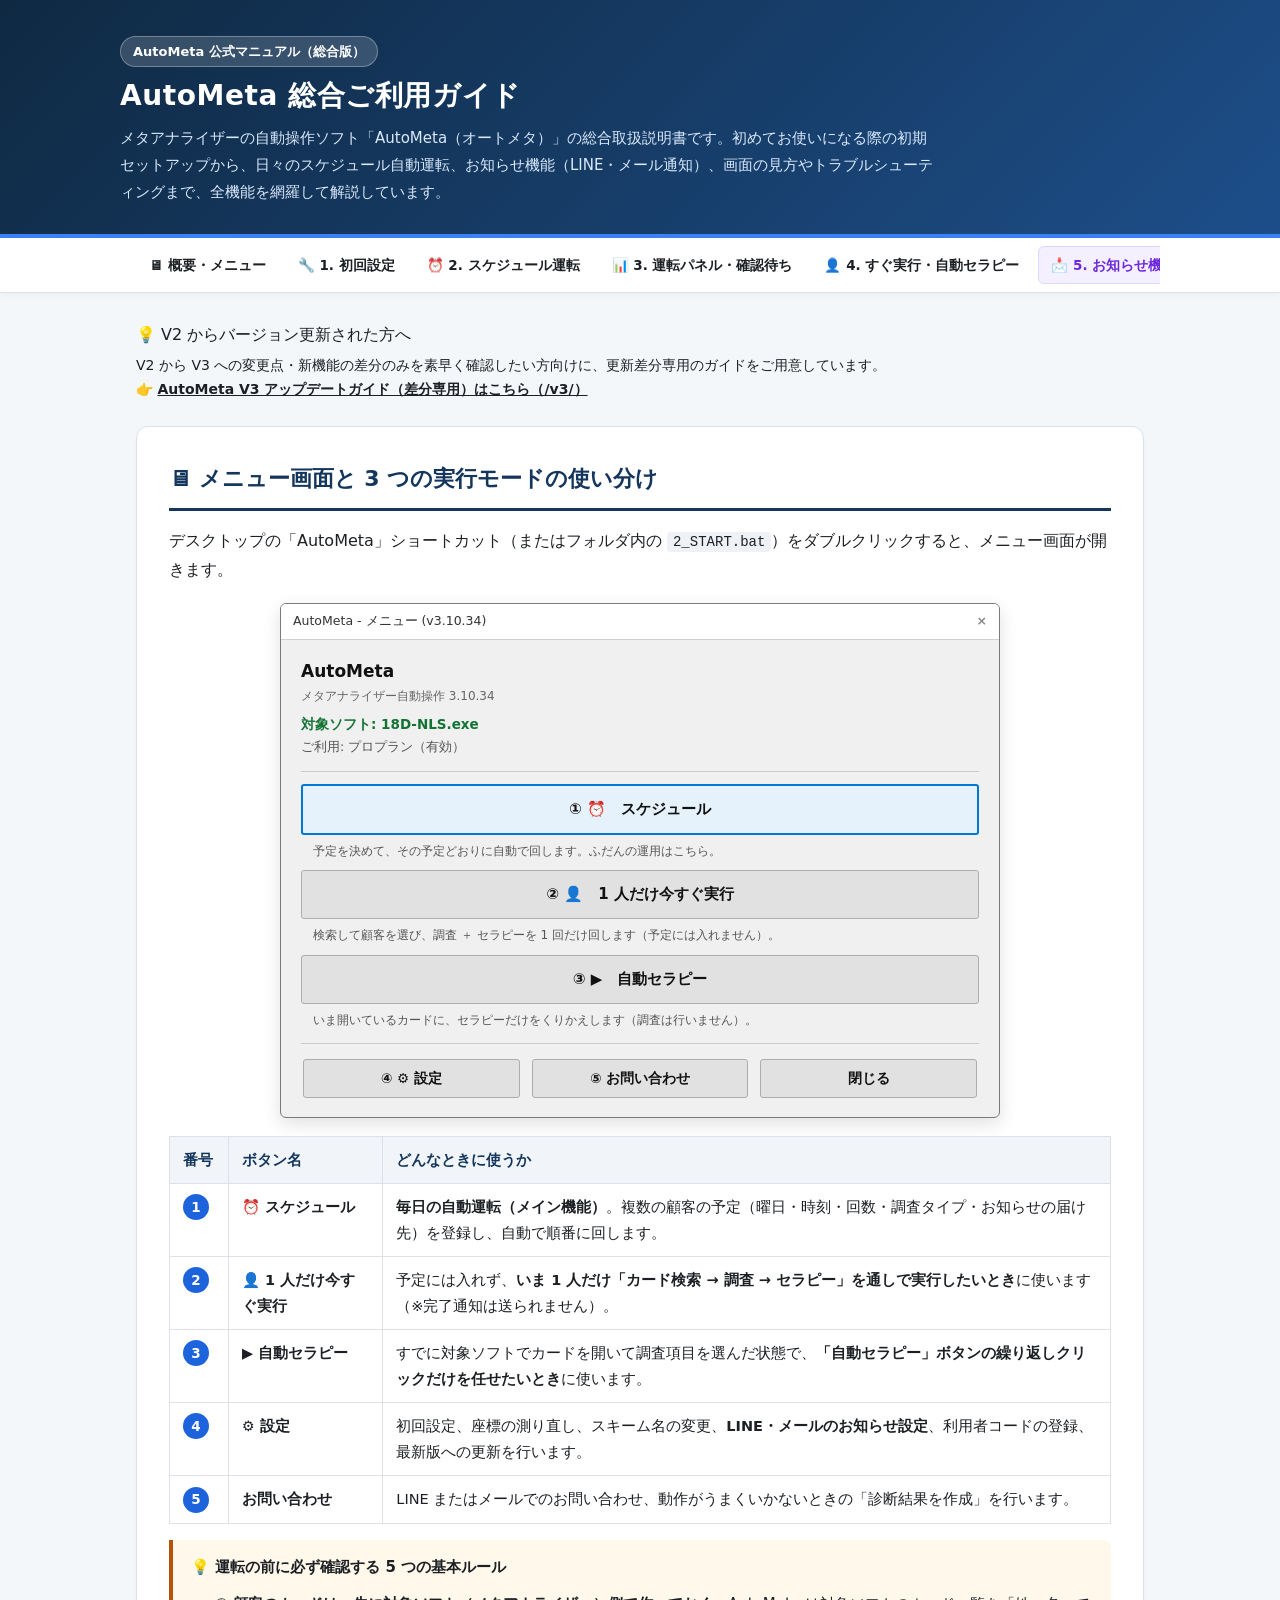
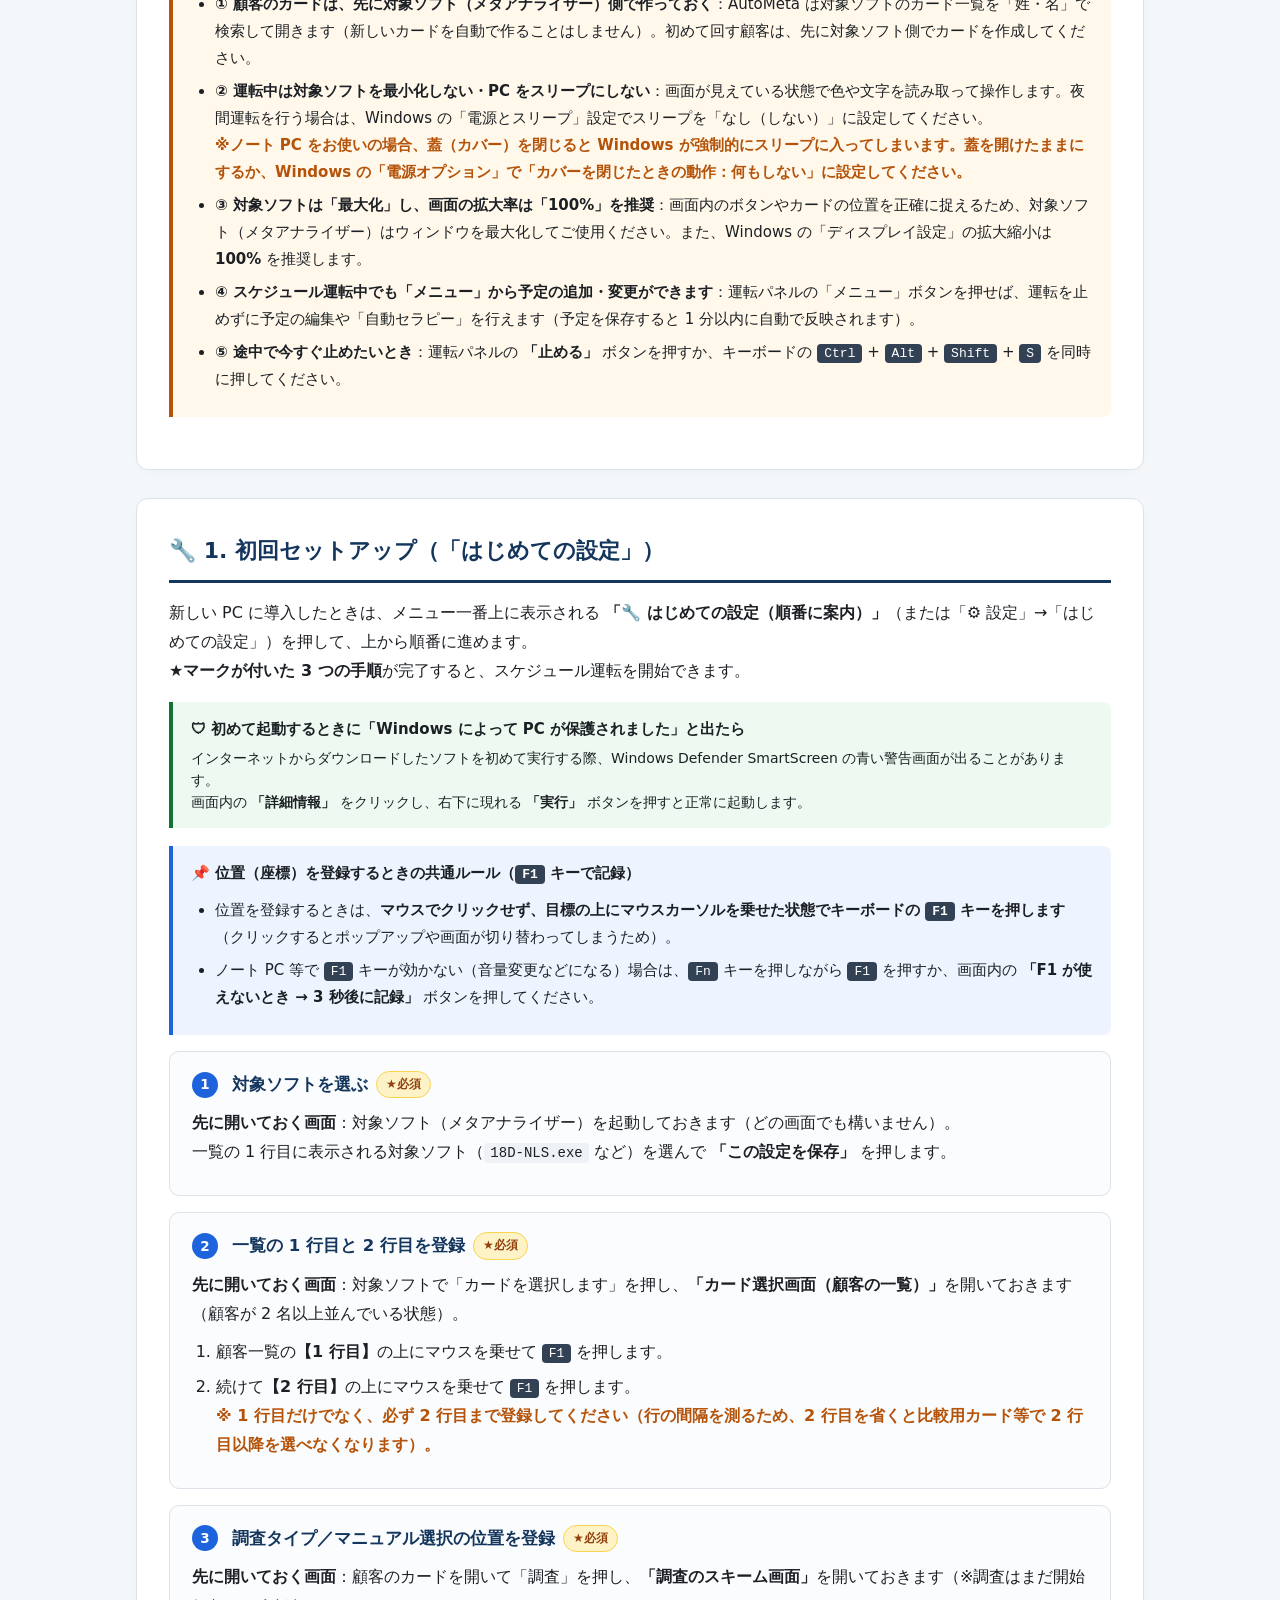
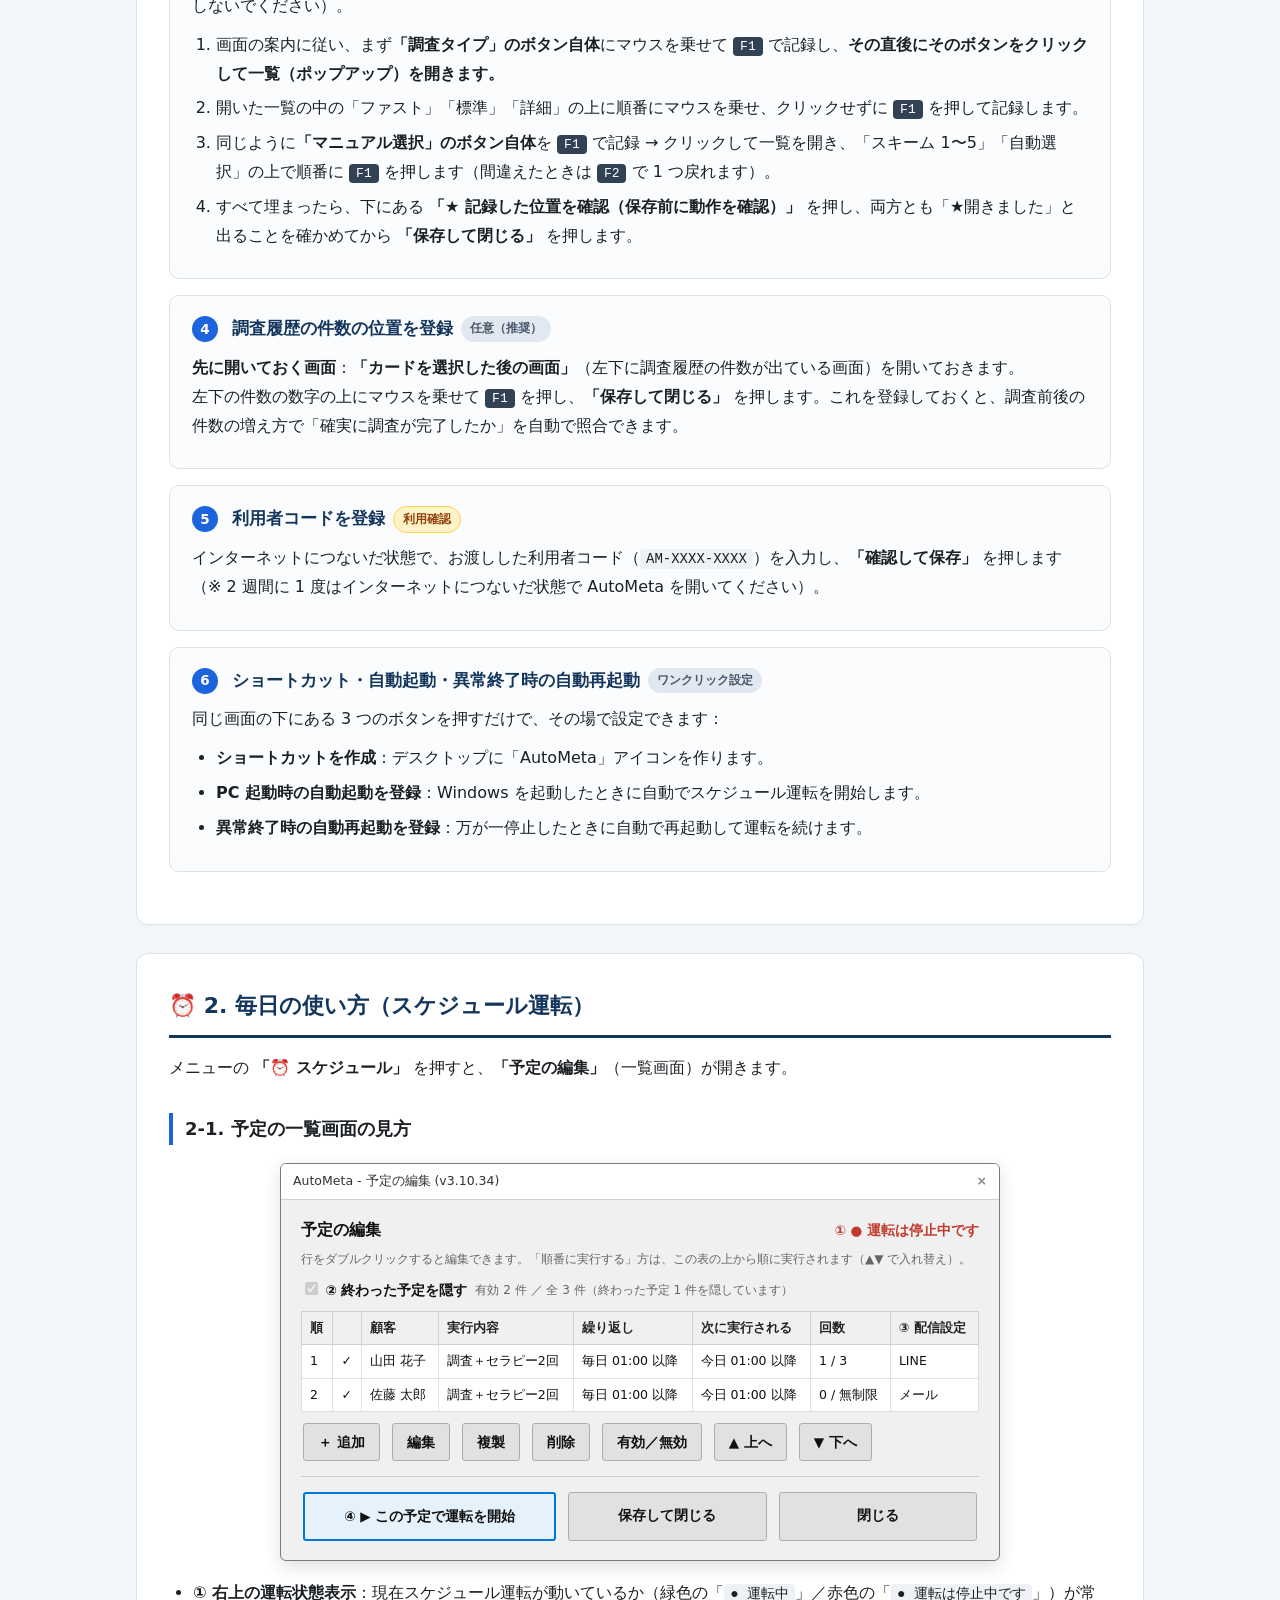
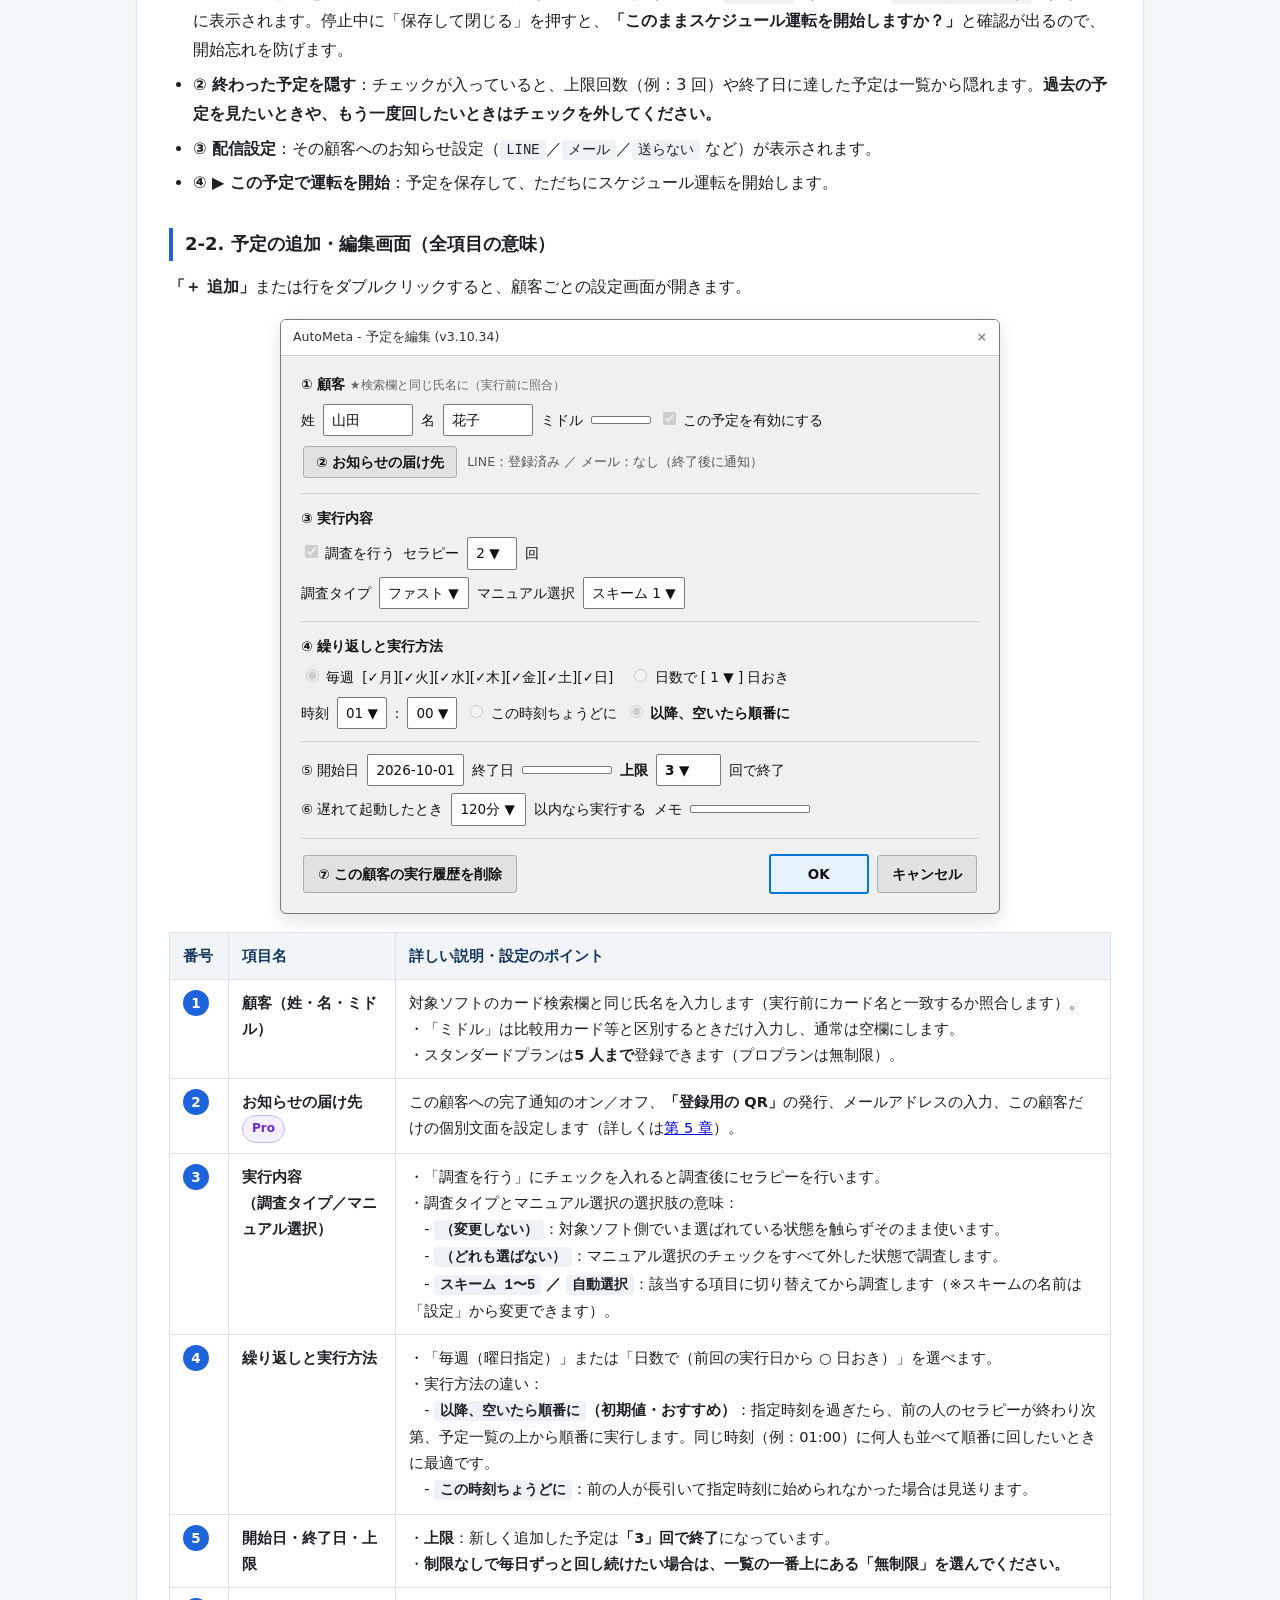
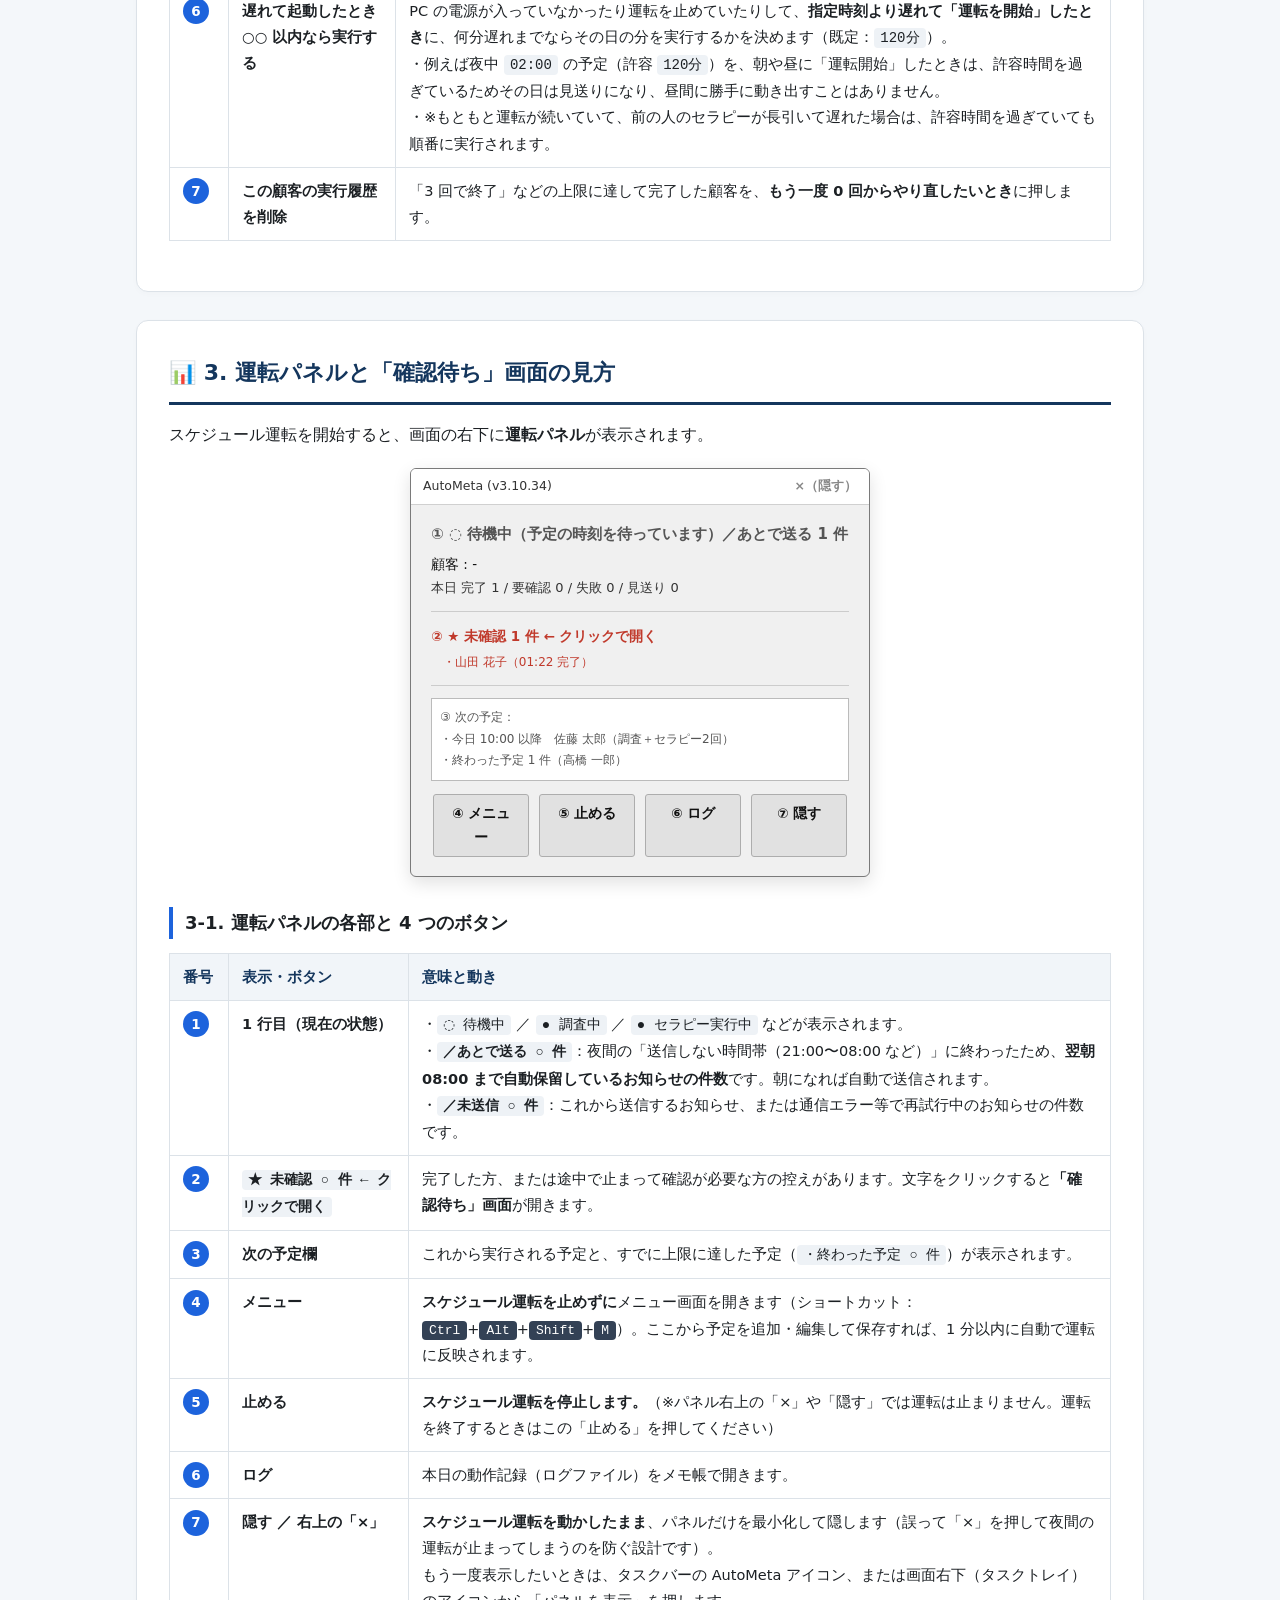
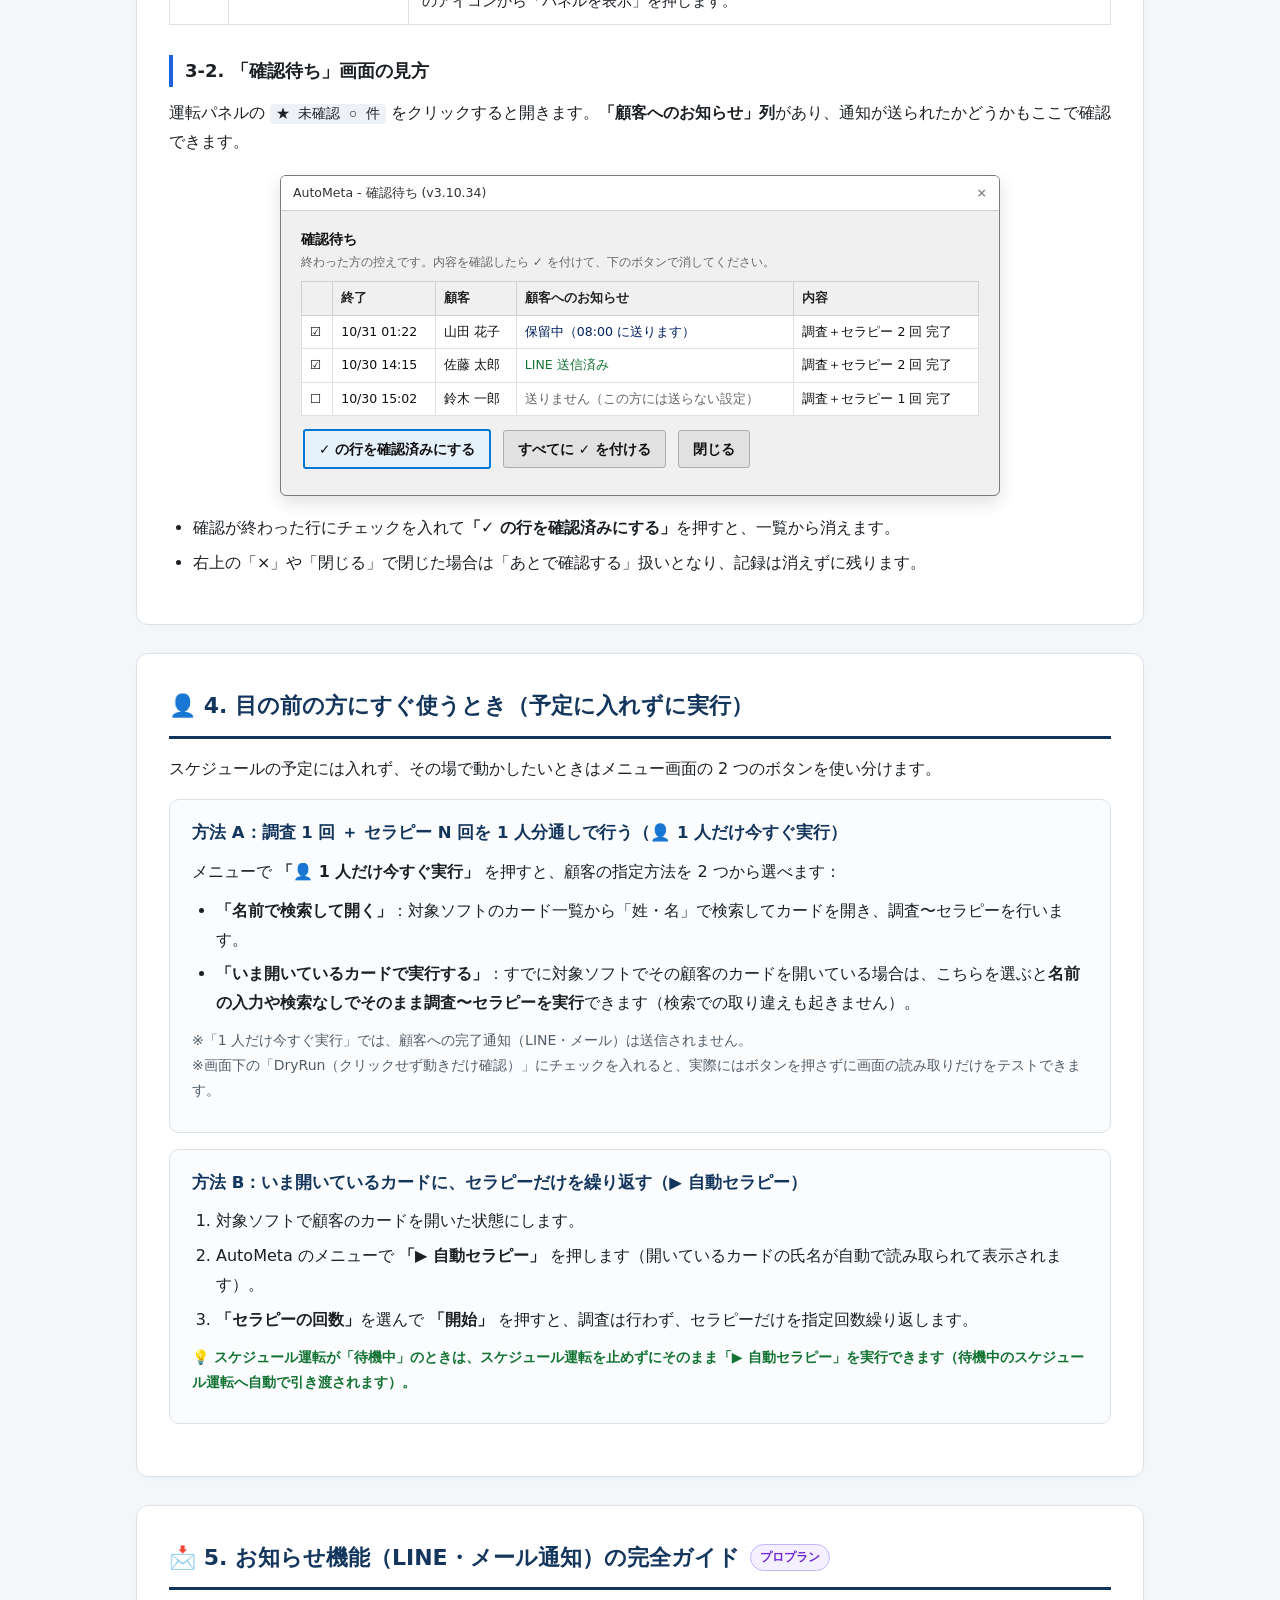
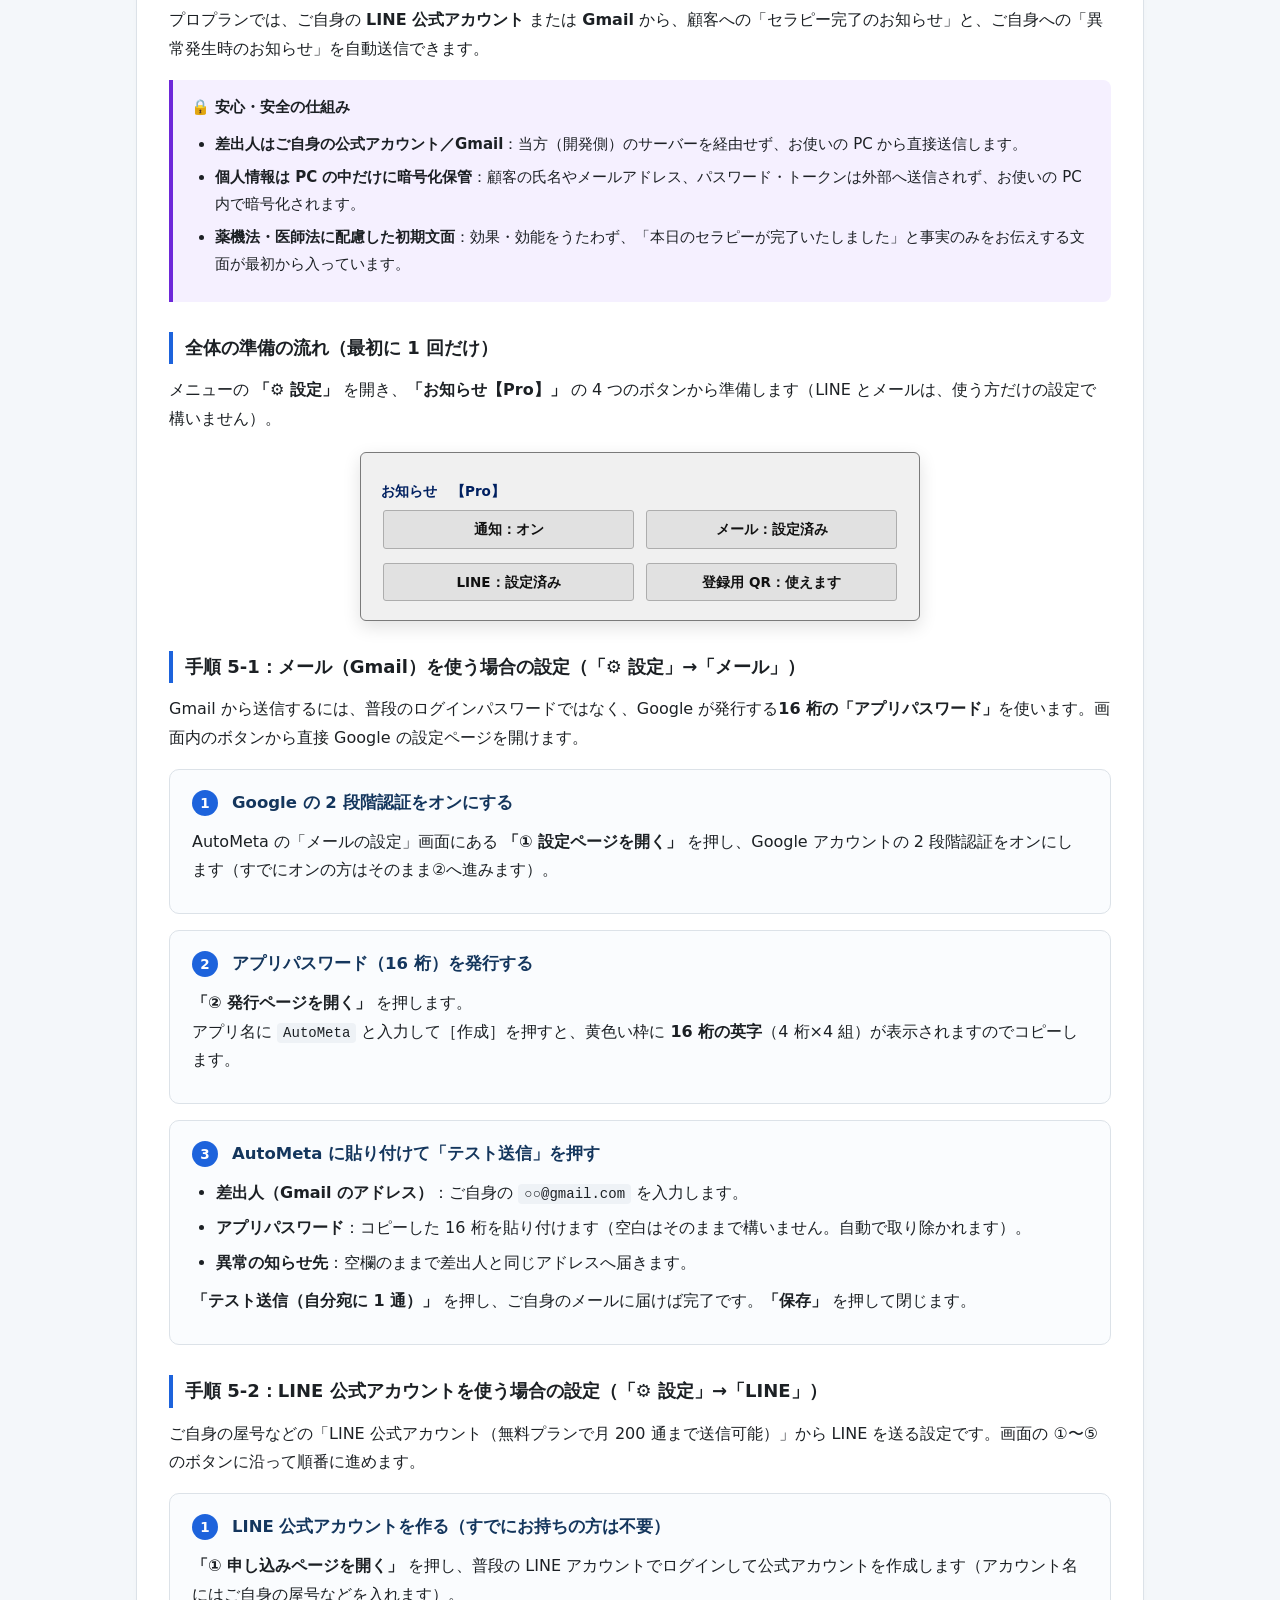
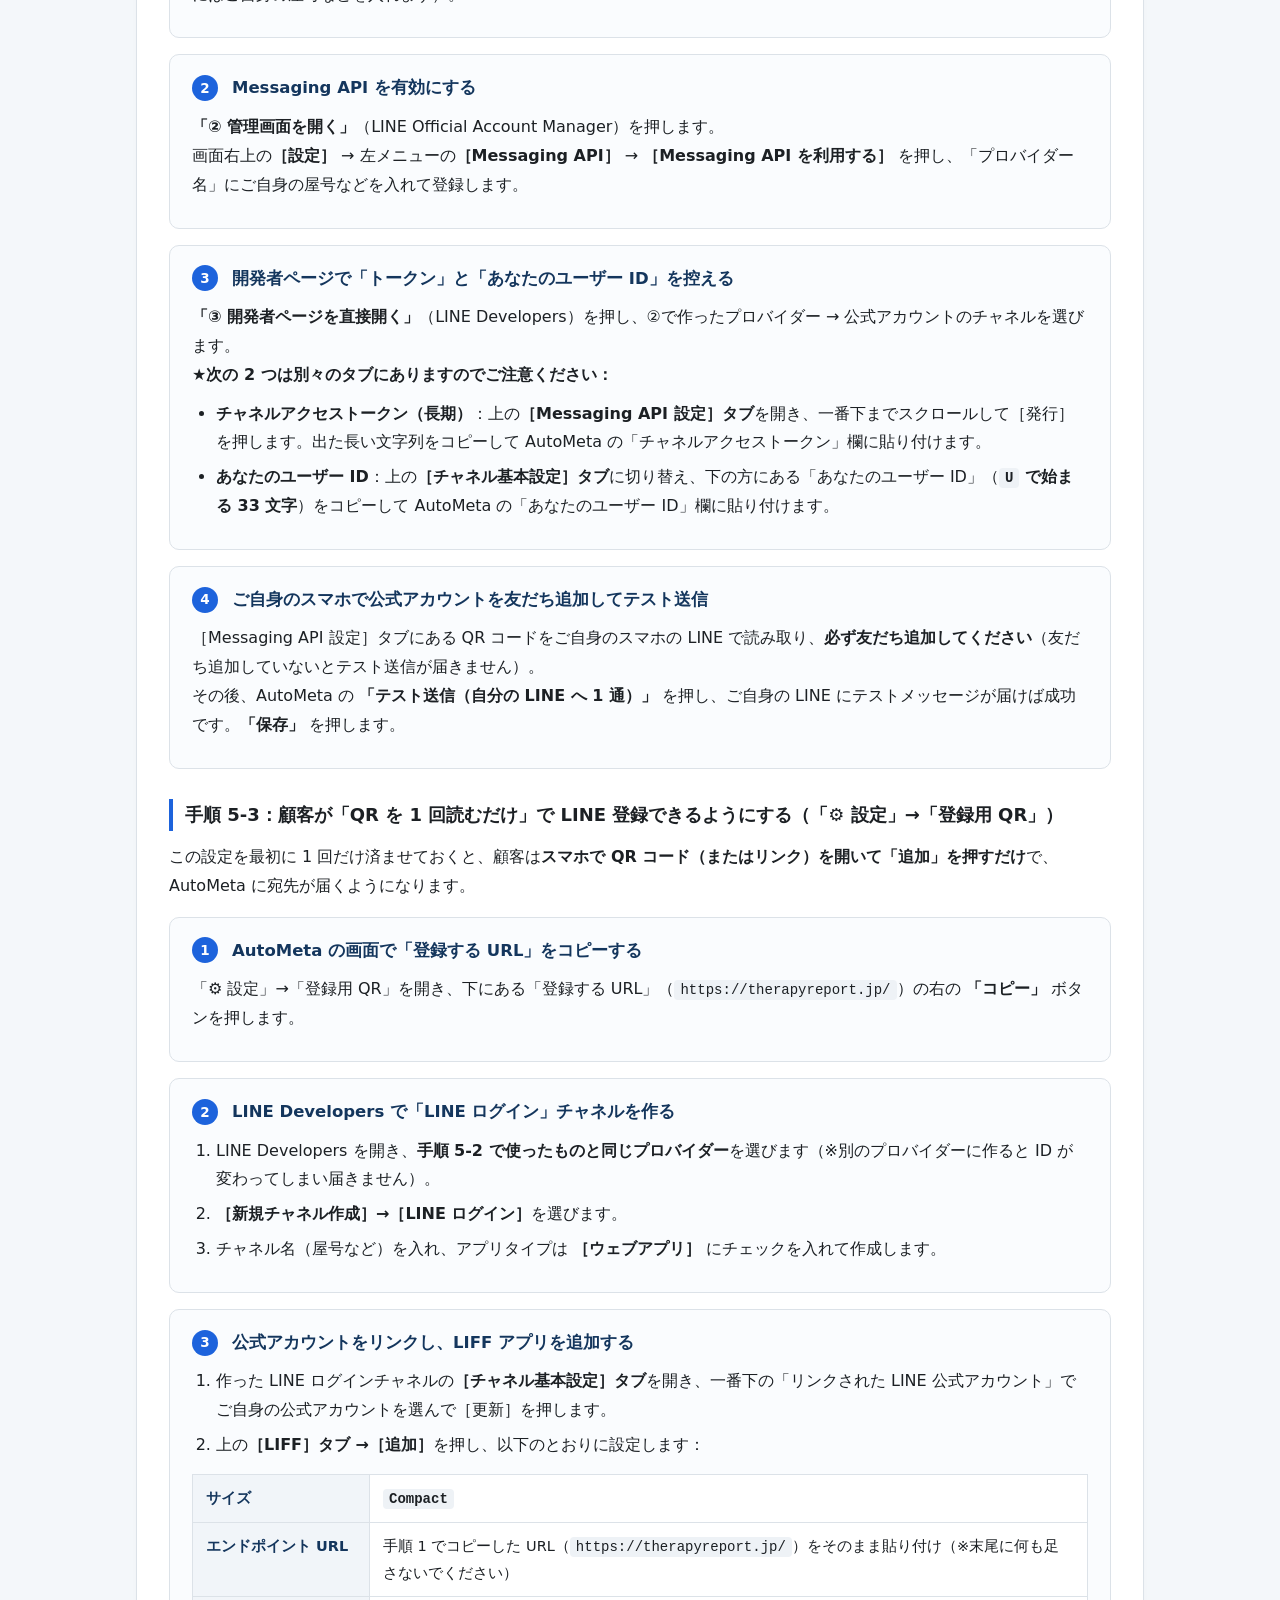
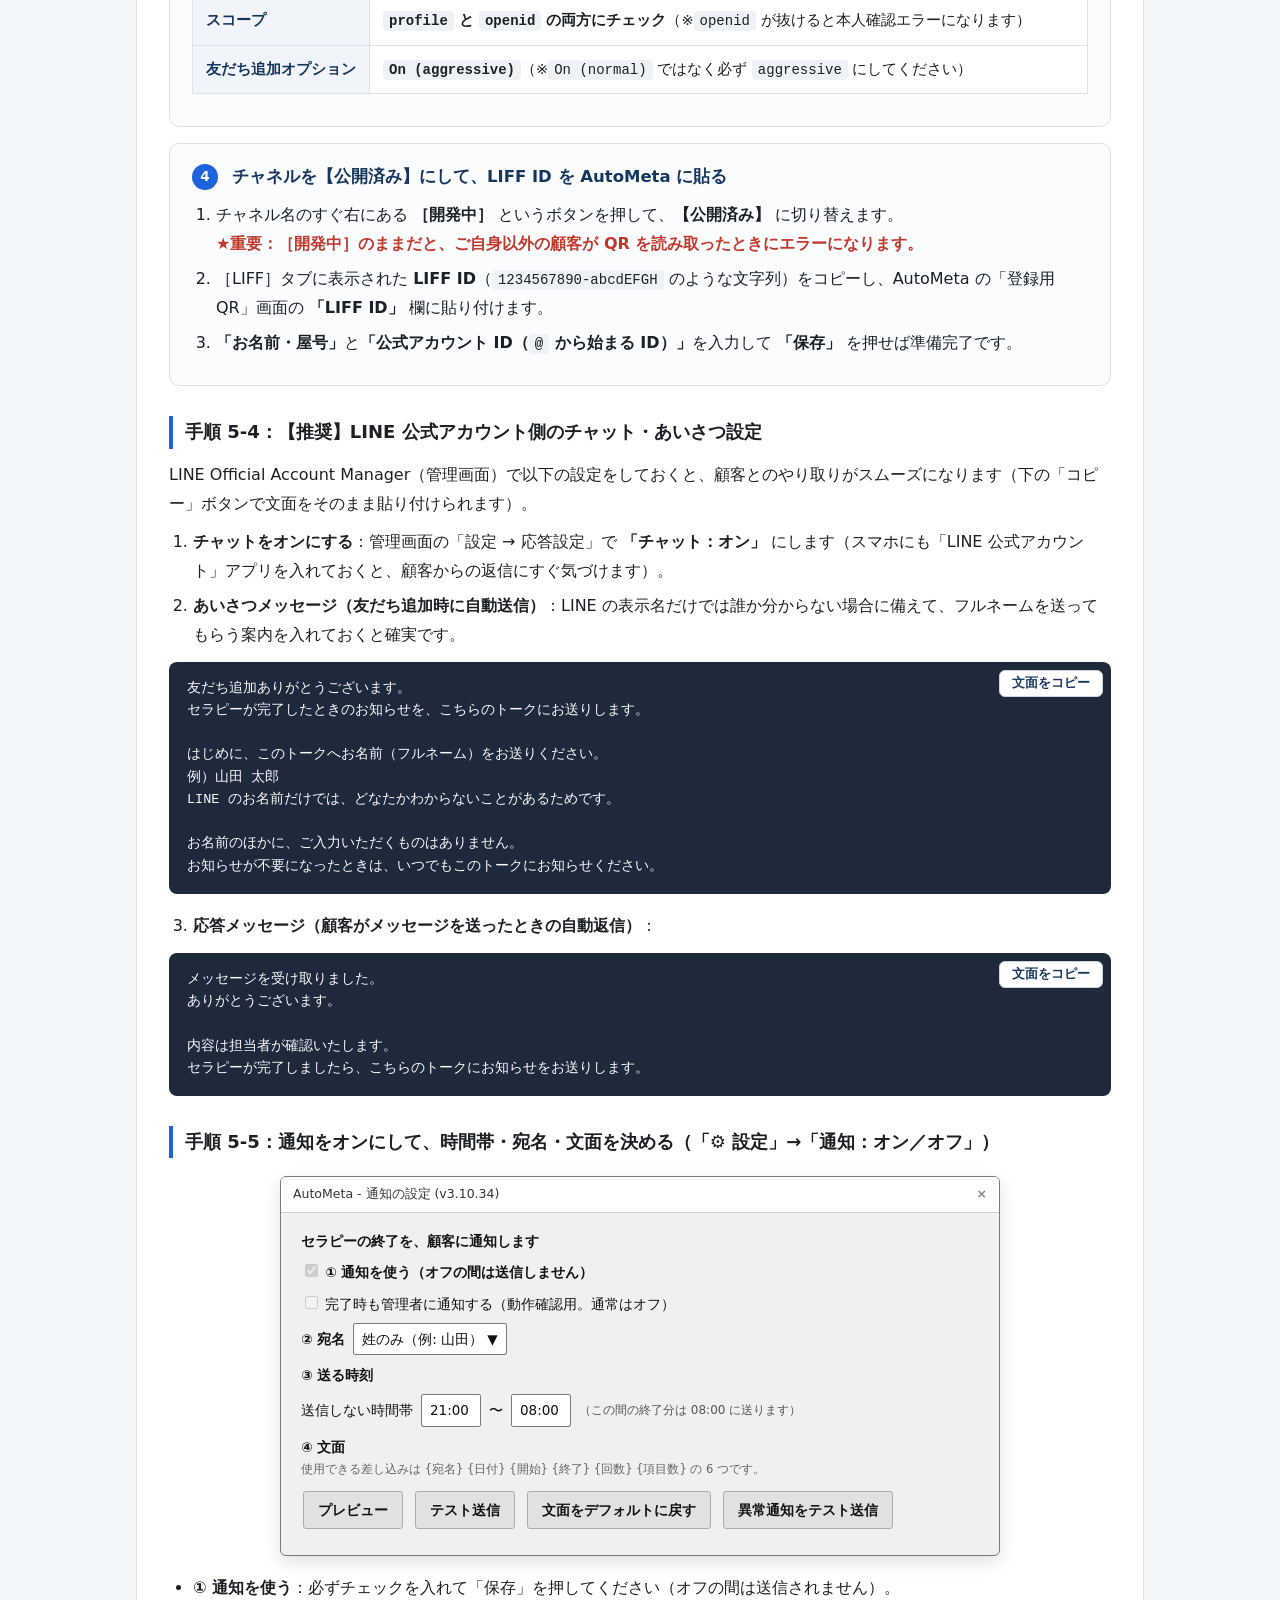
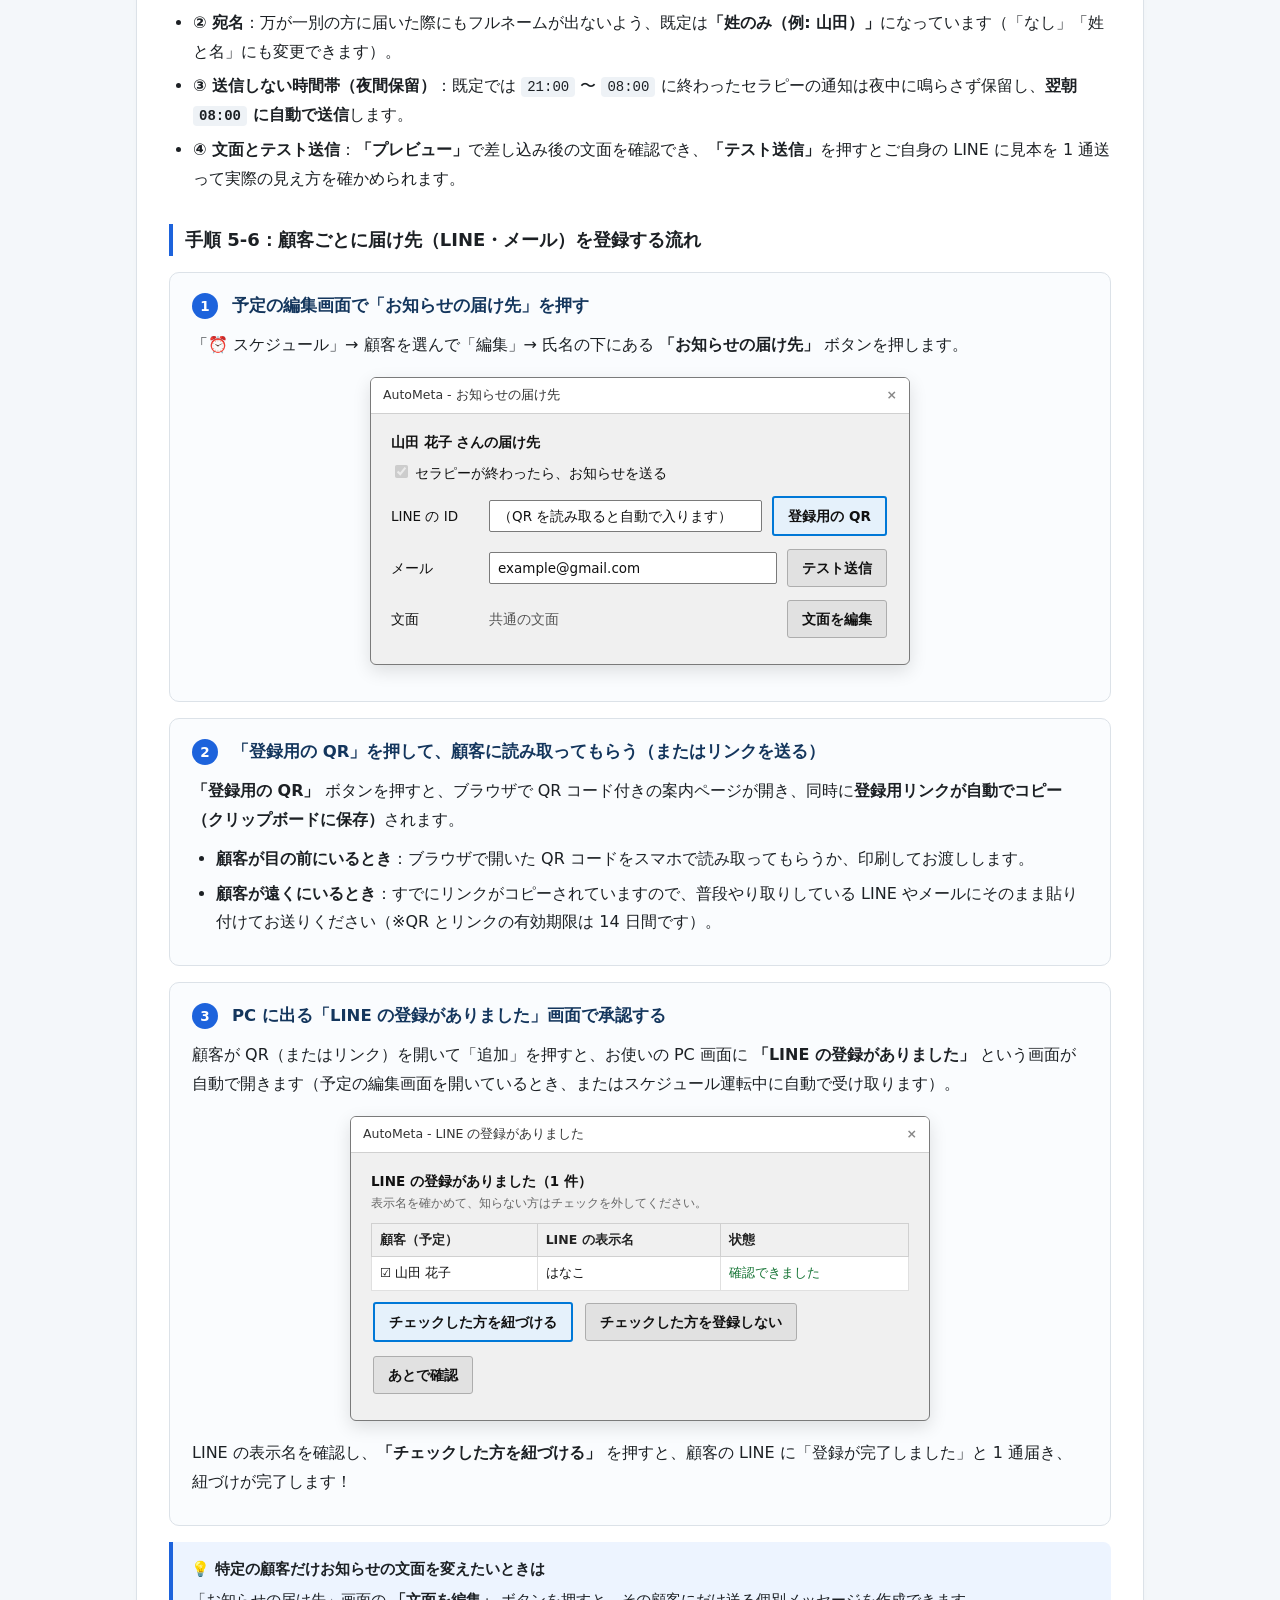
<file: autometa-guide/index.html>
<!DOCTYPE html>
<html lang="ja">
<head>
<meta charset="utf-8">
<meta name="viewport" content="width=device-width, initial-scale=1">
<title>AutoMeta（オートメタ）総合利用ガイド｜初期設定・スケジュール運転・全機能マニュアル</title>
<style>
  :root {
    --ink: #1c2024;
    --sub: #525d68;
    --line: #dce2e8;
    --bg: #f4f7fa;
    --card: #ffffff;
    --navy: #14365d;
    --accent: #1d63dc;
    --accent-soft: #edf4ff;
    --ok: #137333;
    --ok-soft: #eefaf1;
    --warn: #b45309;
    --warn-soft: #fff8eb;
    --ng: #c0392b;
    --ng-soft: #fdf0ee;
    --pro: #6d28d9;
    --pro-soft: #f5f0ff;
    --win-bg: #f0f0f0;
    --win-border: #888;
  }
  * { box-sizing: border-box; }
  html { scroll-behavior: smooth; }
  body {
    margin: 0;
    padding: 0;
    background: var(--bg);
    color: var(--ink);
    font-family: "Meiryo UI", "Hiragino Sans", "Yu Gothic UI", system-ui, sans-serif;
    line-height: 1.8;
    font-size: 16px;
  }

  /* Header & Hero */
  .hero {
    background: linear-gradient(135deg, #0f2942 0%, #1d4e89 100%);
    color: #fff;
    padding: 36px 20px 28px;
    border-bottom: 4px solid #3b82f6;
  }
  .hero-inner {
    max-width: 1040px;
    margin: 0 auto;
  }
  .hero-badge {
    display: inline-block;
    background: rgba(255,255,255,0.16);
    border: 1px solid rgba(255,255,255,0.3);
    color: #fff;
    font-size: 13px;
    font-weight: 700;
    padding: 3px 12px;
    border-radius: 999px;
    margin-bottom: 10px;
  }
  .hero h1 {
    margin: 0 0 10px;
    font-size: 28px;
    letter-spacing: 0.02em;
    line-height: 1.35;
  }
  .hero p {
    margin: 0;
    color: #dbeafe;
    font-size: 15px;
    max-width: 820px;
  }

  /* Sticky Top Navigation */
  .topnav {
    position: sticky;
    top: 0;
    z-index: 100;
    background: rgba(255,255,255,0.97);
    backdrop-filter: blur(8px);
    border-bottom: 1px solid var(--line);
    box-shadow: 0 2px 8px rgba(0,0,0,0.04);
  }
  .topnav-inner {
    max-width: 1040px;
    margin: 0 auto;
    padding: 8px 16px;
    display: flex;
    gap: 6px;
    overflow-x: auto;
    white-space: nowrap;
  }
  .topnav a {
    display: inline-block;
    text-decoration: none;
    color: var(--ink);
    font-size: 13.5px;
    font-weight: 700;
    padding: 6px 12px;
    border-radius: 6px;
    border: 1px solid transparent;
    transition: all 0.15s;
  }
  .topnav a:hover {
    background: var(--accent-soft);
    color: var(--accent);
    border-color: #bfd6ff;
  }
  .topnav a.nav-pro {
    background: var(--pro-soft);
    color: var(--pro);
    border-color: #ddd6fe;
  }

  /* Layout */
  .container {
    max-width: 1040px;
    margin: 28px auto 80px;
    padding: 0 16px;
  }
  .section-card {
    background: var(--card);
    border: 1px solid var(--line);
    border-radius: 12px;
    padding: 32px 32px 36px;
    margin-bottom: 28px;
    box-shadow: 0 2px 6px rgba(0,0,0,0.02);
  }
  @media (max-width: 680px) {
    .section-card { padding: 22px 16px 26px; }
    .hero h1 { font-size: 22px; }
  }

  h2 {
    margin: 0 0 16px;
    padding-bottom: 10px;
    border-bottom: 3px solid var(--navy);
    font-size: 22px;
    color: var(--navy);
    display: flex;
    align-items: center;
    gap: 10px;
    flex-wrap: wrap;
  }
  h3 {
    margin: 30px 0 12px;
    font-size: 18px;
    color: var(--ink);
    padding-left: 12px;
    border-left: 4px solid var(--accent);
  }
  h4 {
    margin: 20px 0 8px;
    font-size: 16px;
    color: var(--navy);
  }
  p { margin: 10px 0; }
  ul, ol { margin: 10px 0; padding-left: 24px; }
  li { margin: 6px 0; }

  /* Badges */
  .badge {
    display: inline-block;
    font-size: 12px;
    font-weight: 700;
    padding: 2px 9px;
    border-radius: 999px;
    vertical-align: middle;
  }
  .badge-pro { background: var(--pro-soft); color: var(--pro); border: 1px solid #c4b5fd; }
  .badge-new { background: #fee2e2; color: #b91c1c; border: 1px solid #fca5a5; }
  .badge-req { background: #fef3c7; color: #92400e; border: 1px solid #fcd34d; }
  .badge-opt { background: #e2e8f0; color: #475569; }

  .num-circle {
    display: inline-flex;
    align-items: center;
    justify-content: center;
    width: 26px;
    height: 26px;
    border-radius: 50%;
    background: var(--accent);
    color: #fff;
    font-weight: 700;
    font-size: 13.5px;
    margin-right: 6px;
    flex-shrink: 0;
  }

  /* Callout Boxes */
  .box {
    border-left: 4px solid;
    padding: 14px 18px;
    margin: 16px 0;
    border-radius: 0 8px 8px 0;
    font-size: 15px;
  }
  .box-title {
    font-weight: 700;
    display: block;
    margin-bottom: 4px;
  }
  .box-info { border-color: var(--accent); background: var(--accent-soft); }
  .box-ok   { border-color: var(--ok); background: var(--ok-soft); }
  .box-warn { border-color: var(--warn); background: var(--warn-soft); }
  .box-ng   { border-color: var(--ng); background: var(--ng-soft); }
  .box-pro  { border-color: var(--pro); background: var(--pro-soft); }

  /* Tables */
  .table-wrap { overflow-x: auto; margin: 14px 0; }
  table {
    border-collapse: collapse;
    width: 100%;
    font-size: 14.5px;
    background: #fff;
  }
  th, td {
    border: 1px solid var(--line);
    padding: 10px 13px;
    text-align: left;
    vertical-align: top;
  }
  th {
    background: #f1f5f9;
    color: var(--navy);
    font-weight: 700;
    white-space: nowrap;
  }

  /* Windows GUI Mockup Styles (Exact visual replica of AutoMeta windows) */
  .win-mock {
    background: var(--win-bg);
    border: 1px solid #7a7a7a;
    border-radius: 6px;
    box-shadow: 0 6px 18px rgba(0,0,0,0.12);
    max-width: 720px;
    margin: 18px auto;
    overflow: hidden;
    font-size: 13.5px;
    color: #111;
  }
  .win-titlebar {
    background: #ffffff;
    border-bottom: 1px solid #d0d0d0;
    padding: 6px 12px;
    font-size: 12.5px;
    color: #333;
    display: flex;
    justify-content: space-between;
    align-items: center;
  }
  .win-close { color: #888; font-weight: bold; }
  .win-body { padding: 16px 20px; }
  .win-hr { border: 0; border-top: 1px solid #ccc; margin: 12px 0; }
  .win-btn {
    display: inline-block;
    background: #e1e1e1;
    border: 1px solid #adadad;
    border-radius: 3px;
    padding: 6px 14px;
    font-weight: 600;
    color: #111;
    text-align: center;
    margin: 3px 2px;
  }
  .win-btn-primary {
    border: 2px solid #0078d7;
    background: #e5f1fb;
  }
  .win-btn-block {
    display: block;
    width: 100%;
    padding: 10px 14px;
    font-size: 15px;
    font-weight: 700;
    margin: 6px 0;
  }
  .win-input {
    display: inline-block;
    background: #fff;
    border: 1px solid #7a7a7a;
    padding: 3px 8px;
    border-radius: 2px;
    min-width: 90px;
  }
  .win-row {
    display: flex;
    align-items: center;
    gap: 8px;
    flex-wrap: wrap;
    margin: 7px 0;
  }
  .win-section-label {
    color: #002060;
    font-weight: 700;
    margin: 10px 0 4px;
    font-size: 13.5px;
  }
  .win-table {
    width: 100%;
    background: #fff;
    border: 1px solid #a0a0a0;
    font-size: 12.5px;
    margin: 8px 0;
  }
  .win-table th {
    background: #f0f0f0;
    color: #222;
    padding: 5px 8px;
    border: 1px solid #d0d0d0;
  }
  .win-table td {
    padding: 5px 8px;
    border: 1px solid #e0e0e0;
  }

  /* Step Cards */
  .step-box {
    border: 1px solid var(--line);
    border-radius: 10px;
    padding: 18px 22px;
    margin: 16px 0;
    background: #fafcfe;
  }
  .step-box h4 {
    margin-top: 0;
    display: flex;
    align-items: center;
    gap: 8px;
    font-size: 16.5px;
  }

  /* Copyable Code / Template Block */
  .copy-wrap {
    position: relative;
    margin: 12px 0 18px;
  }
  .copy-btn {
    position: absolute;
    top: 8px;
    right: 8px;
    background: #fff;
    color: var(--navy);
    border: 1px solid #cbd5e1;
    border-radius: 6px;
    padding: 4px 12px;
    font-size: 12.5px;
    font-weight: 700;
    cursor: pointer;
  }
  .copy-btn:hover { background: var(--accent-soft); color: var(--accent); }
  pre.tpl {
    background: #1e293b;
    color: #f8fafc;
    padding: 16px 18px;
    border-radius: 8px;
    overflow-x: auto;
    font-family: "Meiryo UI", Consolas, monospace;
    font-size: 13.5px;
    line-height: 1.65;
    margin: 0;
    white-space: pre-wrap;
  }

  /* FAQ Accordion */
  details.faq {
    border: 1px solid var(--line);
    border-radius: 8px;
    margin: 10px 0;
    background: #fff;
    overflow: hidden;
  }
  details.faq summary {
    padding: 13px 18px;
    font-weight: 700;
    cursor: pointer;
    background: #f8fafc;
    list-style: none;
    display: flex;
    justify-content: space-between;
    align-items: center;
  }
  details.faq summary::-webkit-details-marker { display: none; }
  details.faq summary::after {
    content: "＋";
    font-weight: 700;
    color: var(--accent);
    font-size: 18px;
  }
  details.faq[open] summary::after { content: "－"; }
  details.faq .faq-body {
    padding: 14px 18px;
    border-top: 1px solid var(--line);
    font-size: 15px;
  }

  code {
    background: #eef2f6;
    padding: 2px 6px;
    border-radius: 4px;
    font-family: Consolas, monospace;
    font-size: 14px;
  }
  kbd {
    background: #334155;
    color: #fff;
    padding: 2px 7px;
    border-radius: 4px;
    font-size: 13px;
    font-family: Consolas, monospace;
  }

  footer {
    text-align: center;
    color: var(--sub);
    font-size: 13.5px;
    padding: 24px 16px 48px;
  }
  @media print {
    .topnav, .copy-btn { display: none; }
    body { background: #fff; }
    .section-card { box-shadow: none; border: 1px solid #ccc; page-break-inside: avoid; }
  }
</style>
</head>
<body>

<!-- Hero -->
<header class="hero">
  <div class="hero-inner">
    <span class="hero-badge">AutoMeta 公式マニュアル（総合版）</span>
    <h1>AutoMeta 総合ご利用ガイド</h1>
    <p>メタアナライザーの自動操作ソフト「AutoMeta（オートメタ）」の総合取扱説明書です。初めてお使いになる際の初期セットアップから、日々のスケジュール自動運転、お知らせ機能（LINE・メール通知）、画面の見方やトラブルシューティングまで、全機能を網羅して解説しています。</p>
  </div>
</header>

<!-- Sticky Navigation -->
<nav class="topnav" aria-label="目次">
  <div class="topnav-inner">
    <a href="#overview">🖥 概要・メニュー</a>
    <a href="#setup">🔧 1. 初回設定</a>
    <a href="#schedule">⏰ 2. スケジュール運転</a>
    <a href="#panel">📊 3. 運転パネル・確認待ち</a>
    <a href="#immediate">👤 4. すぐ実行・自動セラピー</a>
    <a href="#notify" class="nav-pro">📩 5. お知らせ機能【Pro】</a>
    <a href="#settings">⚙ 6. 設定・保守</a>
    <a href="#faq">❓ 7. よくある質問（Q&A）</a>
  </div>
</nav>

<main class="container">

  <!-- Version Update Notice Banner -->
  <div class="callout callout-tip" style="margin-top:8px;margin-bottom:24px;">
    <div class="callout-title">💡 V2 からバージョン更新された方へ</div>
    <p style="margin:4px 0 0;font-size:14px;line-height:1.7;">
      V2 から V3 への変更点・新機能の差分のみを素早く確認したい方向けに、更新差分専用のガイドをご用意しています。<br>
      👉 <a href="/v3/" style="font-weight:700;color:var(--brand-primary);text-decoration:underline;">AutoMeta V3 アップデートガイド（差分専用）はこちら（/v3/）</a>
    </p>
  </div>

  <!-- ===================================================================== -->
  <!-- SECTION 1: メニュー画面と基本ルール                                    -->
  <!-- ===================================================================== -->
  <section id="overview" class="section-card">
    <h2>🖥 メニュー画面と 3 つの実行モードの使い分け</h2>
    <p>デスクトップの「AutoMeta」ショートカット（またはフォルダ内の <code>2_START.bat</code>）をダブルクリックすると、メニュー画面が開きます。</p>

    <!-- Visual Replica of ModeMenu -->
    <div class="win-mock">
      <div class="win-titlebar">
        <span>AutoMeta - メニュー (v3.10.34)</span>
        <span class="win-close">×</span>
      </div>
      <div class="win-body">
        <div style="font-size:17px;font-weight:700;">AutoMeta</div>
        <div style="color:#666;font-size:12px;">メタアナライザー自動操作   3.10.34</div>
        <div style="color:#137333;font-weight:600;margin-top:4px;">対象ソフト: 18D-NLS.exe</div>
        <div style="color:#555;font-size:12.5px;">ご利用: プロプラン（有効）</div>
        <hr class="win-hr">
        <div class="win-btn win-btn-block win-btn-primary">① ⏰　スケジュール</div>
        <div style="color:#555;font-size:12px;margin-bottom:8px;">　予定を決めて、その予定どおりに自動で回します。ふだんの運用はこちら。</div>
        <div class="win-btn win-btn-block">② 👤　1 人だけ今すぐ実行</div>
        <div style="color:#555;font-size:12px;margin-bottom:8px;">　検索して顧客を選び、調査 ＋ セラピーを 1 回だけ回します（予定には入れません）。</div>
        <div class="win-btn win-btn-block">③ ▶　自動セラピー</div>
        <div style="color:#555;font-size:12px;margin-bottom:8px;">　いま開いているカードに、セラピーだけをくりかえします（調査は行いません）。</div>
        <hr class="win-hr">
        <div style="display:flex;gap:8px;">
          <div class="win-btn" style="flex:1;">④ ⚙  設定</div>
          <div class="win-btn" style="flex:1;">⑤ お問い合わせ</div>
          <div class="win-btn" style="flex:1;">閉じる</div>
        </div>
      </div>
    </div>

    <div class="table-wrap">
      <table>
        <thead>
          <tr>
            <th>番号</th>
            <th>ボタン名</th>
            <th>どんなときに使うか</th>
          </tr>
        </thead>
        <tbody>
          <tr>
            <td><span class="num-circle">1</span></td>
            <td><strong>⏰ スケジュール</strong></td>
            <td><strong>毎日の自動運転（メイン機能）</strong>。複数の顧客の予定（曜日・時刻・回数・調査タイプ・お知らせの届け先）を登録し、自動で順番に回します。</td>
          </tr>
          <tr>
            <td><span class="num-circle">2</span></td>
            <td><strong>👤 1 人だけ今すぐ実行</strong></td>
            <td>予定には入れず、<strong>いま 1 人だけ「カード検索 → 調査 → セラピー」を通しで実行したいとき</strong>に使います（※完了通知は送られません）。</td>
          </tr>
          <tr>
            <td><span class="num-circle">3</span></td>
            <td><strong>▶ 自動セラピー</strong></td>
            <td>すでに対象ソフトでカードを開いて調査項目を選んだ状態で、<strong>「自動セラピー」ボタンの繰り返しクリックだけを任せたいとき</strong>に使います。</td>
          </tr>
          <tr>
            <td><span class="num-circle">4</span></td>
            <td><strong>⚙ 設定</strong></td>
            <td>初回設定、座標の測り直し、スキーム名の変更、<strong>LINE・メールのお知らせ設定</strong>、利用者コードの登録、最新版への更新を行います。</td>
          </tr>
          <tr>
            <td><span class="num-circle">5</span></td>
            <td><strong>お問い合わせ</strong></td>
            <td>LINE またはメールでのお問い合わせ、動作がうまくいかないときの「診断結果を作成」を行います。</td>
          </tr>
        </tbody>
      </table>
    </div>

    <div class="box box-warn">
      <span class="box-title">💡 運転の前に必ず確認する 5 つの基本ルール</span>
      <ul>
        <li><strong>① 顧客のカードは、先に対象ソフト（メタアナライザー）側で作っておく</strong>：AutoMeta は対象ソフトのカード一覧を「姓・名」で検索して開きます（新しいカードを自動で作ることはしません）。初めて回す顧客は、先に対象ソフト側でカードを作成してください。</li>
        <li><strong>② 運転中は対象ソフトを最小化しない・PC をスリープにしない</strong>：画面が見えている状態で色や文字を読み取って操作します。夜間運転を行う場合は、Windows の「電源とスリープ」設定でスリープを「なし（しない）」に設定してください。<br>
          <span style="color:var(--warn);font-weight:700;">※ノート PC をお使いの場合、蓋（カバー）を閉じると Windows が強制的にスリープに入ってしまいます。蓋を開けたままにするか、Windows の「電源オプション」で「カバーを閉じたときの動作：何もしない」に設定してください。</span></li>
        <li><strong>③ 対象ソフトは「最大化」し、画面の拡大率は「100%」を推奨</strong>：画面内のボタンやカードの位置を正確に捉えるため、対象ソフト（メタアナライザー）はウィンドウを最大化してご使用ください。また、Windows の「ディスプレイ設定」の拡大縮小は <strong>100%</strong> を推奨します。</li>
        <li><strong>④ スケジュール運転中でも「メニュー」から予定の追加・変更ができます</strong>：運転パネルの「メニュー」ボタンを押せば、運転を止めずに予定の編集や「自動セラピー」を行えます（予定を保存すると 1 分以内に自動で反映されます）。</li>
        <li><strong>⑤ 途中で今すぐ止めたいとき</strong>：運転パネルの <strong>「止める」</strong> ボタンを押すか、キーボードの <kbd>Ctrl</kbd> + <kbd>Alt</kbd> + <kbd>Shift</kbd> + <kbd>S</kbd> を同時に押してください。</li>
      </ul>
    </div>
  </section>

  <!-- ===================================================================== -->
  <!-- SECTION 2: 初回セットアップ（はじめての設定）                          -->
  <!-- ===================================================================== -->
  <section id="setup" class="section-card">
    <h2>🔧 1. 初回セットアップ（「はじめての設定」）</h2>
    <p>新しい PC に導入したときは、メニュー一番上に表示される <strong>「🔧 はじめての設定（順番に案内）」</strong>（または「⚙ 設定」→「はじめての設定」）を押して、上から順番に進めます。<br>
    <strong>★マークが付いた 3 つの手順</strong>が完了すると、スケジュール運転を開始できます。</p>

    <div class="box box-ok" style="margin-bottom:18px;">
      <span class="box-title">🛡 初めて起動するときに「Windows によって PC が保護されました」と出たら</span>
      <p style="margin:4px 0 0;font-size:14px;line-height:1.6;">
        インターネットからダウンロードしたソフトを初めて実行する際、Windows Defender SmartScreen の青い警告画面が出ることがあります。<br>
        画面内の <strong>「詳細情報」</strong> をクリックし、右下に現れる <strong>「実行」</strong> ボタンを押すと正常に起動します。
      </p>
    </div>

    <div class="box box-info">
      <span class="box-title">📌 位置（座標）を登録するときの共通ルール（<kbd>F1</kbd> キーで記録）</span>
      <ul>
        <li>位置を登録するときは、<strong>マウスでクリックせず、目標の上にマウスカーソルを乗せた状態でキーボードの <kbd>F1</kbd> キーを押します</strong>（クリックするとポップアップや画面が切り替わってしまうため）。</li>
        <li>ノート PC 等で <kbd>F1</kbd> キーが効かない（音量変更などになる）場合は、<kbd>Fn</kbd> キーを押しながら <kbd>F1</kbd> を押すか、画面内の <strong>「F1 が使えないとき → 3 秒後に記録」</strong> ボタンを押してください。</li>
      </ul>
    </div>

    <div class="step-box">
      <h4><span class="num-circle">1</span> 対象ソフトを選ぶ <span class="badge badge-req">★必須</span></h4>
      <p><strong>先に開いておく画面</strong>：対象ソフト（メタアナライザー）を起動しておきます（どの画面でも構いません）。<br>
      一覧の 1 行目に表示される対象ソフト（<code>18D-NLS.exe</code> など）を選んで <strong>「この設定を保存」</strong> を押します。</p>
    </div>

    <div class="step-box">
      <h4><span class="num-circle">2</span> 一覧の 1 行目と 2 行目を登録 <span class="badge badge-req">★必須</span></h4>
      <p><strong>先に開いておく画面</strong>：対象ソフトで「カードを選択します」を押し、<strong>「カード選択画面（顧客の一覧）」</strong>を開いておきます（顧客が 2 名以上並んでいる状態）。</p>
      <ol>
        <li>顧客一覧の<strong>【1 行目】</strong>の上にマウスを乗せて <kbd>F1</kbd> を押します。</li>
        <li>続けて<strong>【2 行目】</strong>の上にマウスを乗せて <kbd>F1</kbd> を押します。<br>
          <span style="color:var(--warn);font-weight:700;">※ 1 行目だけでなく、必ず 2 行目まで登録してください（行の間隔を測るため、2 行目を省くと比較用カード等で 2 行目以降を選べなくなります）。</span></li>
      </ol>
    </div>

    <div class="step-box">
      <h4><span class="num-circle">3</span> 調査タイプ／マニュアル選択の位置を登録 <span class="badge badge-req">★必須</span></h4>
      <p><strong>先に開いておく画面</strong>：顧客のカードを開いて「調査」を押し、<strong>「調査のスキーム画面」</strong>を開いておきます（※調査はまだ開始しないでください）。</p>
      <ol>
        <li>画面の案内に従い、まず<strong>「調査タイプ」のボタン自体</strong>にマウスを乗せて <kbd>F1</kbd> で記録し、<strong>その直後にそのボタンをクリックして一覧（ポップアップ）を開きます。</strong></li>
        <li>開いた一覧の中の「ファスト」「標準」「詳細」の上に順番にマウスを乗せ、クリックせずに <kbd>F1</kbd> を押して記録します。</li>
        <li>同じように<strong>「マニュアル選択」のボタン自体</strong>を <kbd>F1</kbd> で記録 → クリックして一覧を開き、「スキーム 1〜5」「自動選択」の上で順番に <kbd>F1</kbd> を押します（間違えたときは <kbd>F2</kbd> で 1 つ戻れます）。</li>
        <li>すべて埋まったら、下にある <strong>「★ 記録した位置を確認（保存前に動作を確認）」</strong> を押し、両方とも「★開きました」と出ることを確かめてから <strong>「保存して閉じる」</strong> を押します。</li>
      </ol>
    </div>

    <div class="step-box">
      <h4><span class="num-circle">4</span> 調査履歴の件数の位置を登録 <span class="badge badge-opt">任意（推奨）</span></h4>
      <p><strong>先に開いておく画面</strong>：<strong>「カードを選択した後の画面」</strong>（左下に調査履歴の件数が出ている画面）を開いておきます。<br>
      左下の件数の数字の上にマウスを乗せて <kbd>F1</kbd> を押し、<strong>「保存して閉じる」</strong> を押します。これを登録しておくと、調査前後の件数の増え方で「確実に調査が完了したか」を自動で照合できます。</p>
    </div>

    <div class="step-box">
      <h4><span class="num-circle">5</span> 利用者コードを登録 <span class="badge badge-req">利用確認</span></h4>
      <p>インターネットにつないだ状態で、お渡しした利用者コード（<code>AM-XXXX-XXXX</code>）を入力し、<strong>「確認して保存」</strong> を押します（※ 2 週間に 1 度はインターネットにつないだ状態で AutoMeta を開いてください）。</p>
    </div>

    <div class="step-box">
      <h4><span class="num-circle">6</span> ショートカット・自動起動・異常終了時の自動再起動 <span class="badge badge-opt">ワンクリック設定</span></h4>
      <p>同じ画面の下にある 3 つのボタンを押すだけで、その場で設定できます：</p>
      <ul>
        <li><strong>ショートカットを作成</strong>：デスクトップに「AutoMeta」アイコンを作ります。</li>
        <li><strong>PC 起動時の自動起動を登録</strong>：Windows を起動したときに自動でスケジュール運転を開始します。</li>
        <li><strong>異常終了時の自動再起動を登録</strong>：万が一停止したときに自動で再起動して運転を続けます。</li>
      </ul>
    </div>
  </section>

  <!-- ===================================================================== -->
  <!-- SECTION 3: 毎日の使い方（スケジュール運転）                            -->
  <!-- ===================================================================== -->
  <section id="schedule" class="section-card">
    <h2>⏰ 2. 毎日の使い方（スケジュール運転）</h2>
    <p>メニューの <strong>「⏰ スケジュール」</strong> を押すと、<strong>「予定の編集」</strong>（一覧画面）が開きます。</p>

    <h3>2-1. 予定の一覧画面の見方</h3>

    <!-- Visual Replica of ModeScheduleEditor -->
    <div class="win-mock">
      <div class="win-titlebar">
        <span>AutoMeta - 予定の編集 (v3.10.34)</span>
        <span class="win-close">×</span>
      </div>
      <div class="win-body">
        <div style="display:flex;justify-content:space-between;align-items:center;">
          <strong style="font-size:16px;">予定の編集</strong>
          <span style="color:#c0392b;font-weight:700;">① ● 運転は停止中です</span>
        </div>
        <div style="color:#666;font-size:12px;margin:4px 0 8px;">行をダブルクリックすると編集できます。「順番に実行する」方は、この表の上から順に実行されます（▲▼ で入れ替え）。</div>
        <div class="win-row">
          <label><input type="checkbox" checked disabled> <strong>② 終わった予定を隠す</strong></label>
          <span style="color:#666;font-size:12px;">有効 2 件 ／ 全 3 件（終わった予定 1 件を隠しています）</span>
        </div>
        <table class="win-table">
          <thead>
            <tr><th>順</th><th></th><th>顧客</th><th>実行内容</th><th>繰り返し</th><th>次に実行される</th><th>回数</th><th>③ 配信設定</th></tr>
          </thead>
          <tbody>
            <tr><td>1</td><td>✓</td><td>山田 花子</td><td>調査＋セラピー2回</td><td>毎日 01:00 以降</td><td>今日 01:00 以降</td><td>1 / 3</td><td>LINE</td></tr>
            <tr><td>2</td><td>✓</td><td>佐藤 太郎</td><td>調査＋セラピー2回</td><td>毎日 01:00 以降</td><td>今日 01:00 以降</td><td>0 / 無制限</td><td>メール</td></tr>
          </tbody>
        </table>
        <div class="win-row">
          <span class="win-btn">＋ 追加</span>
          <span class="win-btn">編集</span>
          <span class="win-btn">複製</span>
          <span class="win-btn">削除</span>
          <span class="win-btn">有効／無効</span>
          <span class="win-btn">▲ 上へ</span>
          <span class="win-btn">▼ 下へ</span>
        </div>
        <hr class="win-hr">
        <div style="display:flex;gap:8px;">
          <div class="win-btn win-btn-primary" style="flex:1.3;padding:10px;font-weight:700;">④ ▶ この予定で運転を開始</div>
          <div class="win-btn" style="flex:1;padding:10px;">保存して閉じる</div>
          <div class="win-btn" style="flex:1;padding:10px;">閉じる</div>
        </div>
      </div>
    </div>

    <ul>
      <li><strong>① 右上の運転状態表示</strong>：現在スケジュール運転が動いているか（緑色の「<code>● 運転中</code>」／赤色の「<code>● 運転は停止中です</code>」）が常に表示されます。停止中に「保存して閉じる」を押すと、<strong>「このままスケジュール運転を開始しますか？」</strong>と確認が出るので、開始忘れを防げます。</li>
      <li><strong>② 終わった予定を隠す</strong>：チェックが入っていると、上限回数（例：3 回）や終了日に達した予定は一覧から隠れます。<strong>過去の予定を見たいときや、もう一度回したいときはチェックを外してください。</strong></li>
      <li><strong>③ 配信設定</strong>：その顧客へのお知らせ設定（<code>LINE</code>／<code>メール</code>／<code>送らない</code> など）が表示されます。</li>
      <li><strong>④ ▶ この予定で運転を開始</strong>：予定を保存して、ただちにスケジュール運転を開始します。</li>
    </ul>

    <h3>2-2. 予定の追加・編集画面（全項目の意味）</h3>
    <p><strong>「＋ 追加」</strong>または行をダブルクリックすると、顧客ごとの設定画面が開きます。</p>

    <!-- Visual Replica of PatientDialog -->
    <div class="win-mock">
      <div class="win-titlebar">
        <span>AutoMeta - 予定を編集 (v3.10.34)</span>
        <span class="win-close">×</span>
      </div>
      <div class="win-body">
        <div style="font-weight:700;margin-bottom:4px;">① 顧客 <span style="font-weight:400;font-size:12px;color:#666;">★検索欄と同じ氏名に（実行前に照合）</span></div>
        <div class="win-row">
          <span>姓</span><span class="win-input">山田</span>
          <span>名</span><span class="win-input">花子</span>
          <span>ミドル</span><span class="win-input" style="min-width:60px;"></span>
          <label><input type="checkbox" checked disabled> この予定を有効にする</label>
        </div>
        <div class="win-row">
          <span class="win-btn" style="padding:3px 12px;">② お知らせの届け先</span>
          <span style="color:#555;font-size:12.5px;">LINE：登録済み ／ メール：なし（終了後に通知）</span>
        </div>
        <hr class="win-hr">
        <div style="font-weight:700;margin-bottom:4px;">③ 実行内容</div>
        <div class="win-row">
          <label><input type="checkbox" checked disabled> 調査を行う</label>
          <span>セラピー</span><span class="win-input" style="min-width:50px;">2 ▼</span><span>回</span>
        </div>
        <div class="win-row">
          <span>調査タイプ</span><span class="win-input">ファスト ▼</span>
          <span>マニュアル選択</span><span class="win-input">スキーム 1 ▼</span>
        </div>
        <hr class="win-hr">
        <div style="font-weight:700;margin-bottom:4px;">④ 繰り返しと実行方法</div>
        <div class="win-row">
          <label><input type="radio" checked disabled> 毎週</label>
          <span>[✓月][✓火][✓水][✓木][✓金][✓土][✓日]</span>
          <span style="margin-left:8px;"><label><input type="radio" disabled> 日数で</label> [ 1 ▼ ] 日おき</span>
        </div>
        <div class="win-row">
          <span>時刻</span><span class="win-input" style="min-width:45px;">01 ▼</span> : <span class="win-input" style="min-width:45px;">00 ▼</span>
          <label><input type="radio" disabled> この時刻ちょうどに</label>
          <label><input type="radio" checked disabled> <strong>以降、空いたら順番に</strong></label>
        </div>
        <hr class="win-hr">
        <div class="win-row">
          <span>⑤ 開始日</span><span class="win-input">2026-10-01</span>
          <span>終了日</span><span class="win-input"></span>
          <span><strong>上限</strong></span><span class="win-input" style="min-width:65px;"><strong>3 ▼</strong></span><span>回で終了</span>
        </div>
        <div class="win-row">
          <span>⑥ 遅れて起動したとき</span><span class="win-input" style="min-width:75px;">120分 ▼</span><span>以内なら実行する</span>
          <span>メモ</span><span class="win-input" style="min-width:120px;"></span>
        </div>
        <hr class="win-hr">
        <div style="display:flex;justify-content:space-between;align-items:center;margin-top:10px;">
          <span class="win-btn">⑦ この顧客の実行履歴を削除</span>
          <div>
            <span class="win-btn win-btn-primary" style="min-width:100px;">OK</span>
            <span class="win-btn" style="min-width:100px;">キャンセル</span>
          </div>
        </div>
      </div>
    </div>

    <div class="table-wrap">
      <table>
        <thead>
          <tr>
            <th>番号</th>
            <th>項目名</th>
            <th>詳しい説明・設定のポイント</th>
          </tr>
        </thead>
        <tbody>
          <tr>
            <td><span class="num-circle">1</span></td>
            <td><strong>顧客（姓・名・ミドル）</strong></td>
            <td>対象ソフトのカード検索欄と同じ氏名を入力します（実行前にカード名と一致するか照合します）。<br>
              ・「ミドル」は比較用カード等と区別するときだけ入力し、通常は空欄にします。<br>
              ・スタンダードプランは<strong>5 人まで</strong>登録できます（プロプランは無制限）。</td>
          </tr>
          <tr>
            <td><span class="num-circle">2</span></td>
            <td><strong>お知らせの届け先</strong><br><span class="badge badge-pro">Pro</span></td>
            <td>この顧客への完了通知のオン／オフ、<strong>「登録用の QR」</strong>の発行、メールアドレスの入力、この顧客だけの個別文面を設定します（詳しくは<a href="#notify">第 5 章</a>）。</td>
          </tr>
          <tr>
            <td><span class="num-circle">3</span></td>
            <td><strong>実行内容<br>（調査タイプ／マニュアル選択）</strong></td>
            <td>・「調査を行う」にチェックを入れると調査後にセラピーを行います。<br>
              ・調査タイプとマニュアル選択の選択肢の意味：<br>
              　- <strong><code>（変更しない）</code></strong>：対象ソフト側でいま選ばれている状態を触らずそのまま使います。<br>
              　- <strong><code>（どれも選ばない）</code></strong>：マニュアル選択のチェックをすべて外した状態で調査します。<br>
              　- <strong><code>スキーム 1〜5</code> ／ <code>自動選択</code></strong>：該当する項目に切り替えてから調査します（※スキームの名前は「設定」から変更できます）。</td>
          </tr>
          <tr>
            <td><span class="num-circle">4</span></td>
            <td><strong>繰り返しと実行方法</strong></td>
            <td>・「毎週（曜日指定）」または「日数で（前回の実行日から ○ 日おき）」を選べます。<br>
              ・実行方法の違い：<br>
              　- <strong><code>以降、空いたら順番に</code>（初期値・おすすめ）</strong>：指定時刻を過ぎたら、前の人のセラピーが終わり次第、予定一覧の上から順番に実行します。同じ時刻（例：01:00）に何人も並べて順番に回したいときに最適です。<br>
              　- <strong><code>この時刻ちょうどに</code></strong>：前の人が長引いて指定時刻に始められなかった場合は見送ります。</td>
          </tr>
          <tr>
            <td><span class="num-circle">5</span></td>
            <td><strong>開始日・終了日・上限</strong></td>
            <td>・<strong>上限</strong>：新しく追加した予定は<strong>「3」回で終了</strong>になっています。<br>
              ・<strong>制限なしで毎日ずっと回し続けたい場合は、一覧の一番上にある「無制限」を選んでください。</strong></td>
          </tr>
          <tr>
            <td><span class="num-circle">6</span></td>
            <td><strong>遅れて起動したとき ○○ 以内なら実行する</strong></td>
            <td>PC の電源が入っていなかったり運転を止めていたりして、<strong>指定時刻より遅れて「運転を開始」したとき</strong>に、何分遅れまでならその日の分を実行するかを決めます（既定：<code>120分</code>）。<br>
              ・例えば夜中 <code>02:00</code> の予定（許容 <code>120分</code>）を、朝や昼に「運転開始」したときは、許容時間を過ぎているためその日は見送りになり、昼間に勝手に動き出すことはありません。<br>
              ・※もともと運転が続いていて、前の人のセラピーが長引いて遅れた場合は、許容時間を過ぎていても順番に実行されます。</td>
          </tr>
          <tr>
            <td><span class="num-circle">7</span></td>
            <td><strong>この顧客の実行履歴を削除</strong></td>
            <td>「3 回で終了」などの上限に達して完了した顧客を、<strong>もう一度 0 回からやり直したいとき</strong>に押します。</td>
          </tr>
        </tbody>
      </table>
    </div>
  </section>

  <!-- ===================================================================== -->
  <!-- SECTION 4: 運転パネルと「確認待ち」の見方                              -->
  <!-- ===================================================================== -->
  <section id="panel" class="section-card">
    <h2>📊 3. 運転パネルと「確認待ち」画面の見方</h2>
    <p>スケジュール運転を開始すると、画面の右下に<strong>運転パネル</strong>が表示されます。</p>

    <!-- Visual Replica of ShowPanel -->
    <div class="win-mock" style="max-width:460px;">
      <div class="win-titlebar">
        <span>AutoMeta (v3.10.34)</span>
        <span class="win-close">×（隠す）</span>
      </div>
      <div class="win-body">
        <div style="color:#555;font-weight:700;font-size:15px;">① ◌ 待機中（予定の時刻を待っています）／あとで送る 1 件</div>
        <div style="margin-top:4px;">顧客 : -</div>
        <div style="color:#333;font-size:13px;">本日  完了 1 / 要確認 0 / 失敗 0 / 見送り 0</div>
        <hr class="win-hr">
        <div style="color:#c0392b;font-weight:700;cursor:pointer;">② ★ 未確認 1 件 ← クリックで開く<br><span style="font-size:12px;font-weight:400;">　・山田 花子（01:22 完了）</span></div>
        <hr class="win-hr">
        <div style="background:#fff;border:1px solid #bbb;padding:8px;font-size:12px;color:#555;margin-bottom:10px;">
          ③ 次の予定：<br>
          ・今日 10:00 以降　佐藤 太郎（調査＋セラピー2回）<br>
          ・終わった予定 1 件（高橋 一郎）
        </div>
        <div style="display:flex;gap:6px;">
          <div class="win-btn" style="flex:1;">④ メニュー</div>
          <div class="win-btn" style="flex:1;">⑤ 止める</div>
          <div class="win-btn" style="flex:1;">⑥ ログ</div>
          <div class="win-btn" style="flex:1;">⑦ 隠す</div>
        </div>
      </div>
    </div>

    <h3>3-1. 運転パネルの各部と 4 つのボタン</h3>
    <div class="table-wrap">
      <table>
        <thead>
          <tr>
            <th>番号</th>
            <th>表示・ボタン</th>
            <th>意味と動き</th>
          </tr>
        </thead>
        <tbody>
          <tr>
            <td><span class="num-circle">1</span></td>
            <td><strong>1 行目（現在の状態）</strong></td>
            <td>・<code>◌ 待機中</code> ／ <code>● 調査中</code> ／ <code>● セラピー実行中</code> などが表示されます。<br>
              ・<strong><code>／あとで送る ○ 件</code></strong>：夜間の「送信しない時間帯（21:00〜08:00 など）」に終わったため、<strong>翌朝 08:00 まで自動保留しているお知らせの件数</strong>です。朝になれば自動で送信されます。<br>
              ・<strong><code>／未送信 ○ 件</code></strong>：これから送信するお知らせ、または通信エラー等で再試行中のお知らせの件数です。</td>
          </tr>
          <tr>
            <td><span class="num-circle">2</span></td>
            <td><strong><code>★ 未確認 ○ 件 ← クリックで開く</code></strong></td>
            <td>完了した方、または途中で止まって確認が必要な方の控えがあります。文字をクリックすると<strong>「確認待ち」画面</strong>が開きます。</td>
          </tr>
          <tr>
            <td><span class="num-circle">3</span></td>
            <td><strong>次の予定欄</strong></td>
            <td>これから実行される予定と、すでに上限に達した予定（<code>・終わった予定 ○ 件</code>）が表示されます。</td>
          </tr>
          <tr>
            <td><span class="num-circle">4</span></td>
            <td><strong>メニュー</strong></td>
            <td><strong>スケジュール運転を止めずに</strong>メニュー画面を開きます（ショートカット：<kbd>Ctrl</kbd>+<kbd>Alt</kbd>+<kbd>Shift</kbd>+<kbd>M</kbd>）。ここから予定を追加・編集して保存すれば、1 分以内に自動で運転に反映されます。</td>
          </tr>
          <tr>
            <td><span class="num-circle">5</span></td>
            <td><strong>止める</strong></td>
            <td><strong>スケジュール運転を停止します。</strong>（※パネル右上の「×」や「隠す」では運転は止まりません。運転を終了するときはこの「止める」を押してください）</td>
          </tr>
          <tr>
            <td><span class="num-circle">6</span></td>
            <td><strong>ログ</strong></td>
            <td>本日の動作記録（ログファイル）をメモ帳で開きます。</td>
          </tr>
          <tr>
            <td><span class="num-circle">7</span></td>
            <td><strong>隠す ／ 右上の「×」</strong></td>
            <td><strong>スケジュール運転を動かしたまま</strong>、パネルだけを最小化して隠します（誤って「×」を押して夜間の運転が止まってしまうのを防ぐ設計です）。<br>
              もう一度表示したいときは、タスクバーの AutoMeta アイコン、または画面右下（タスクトレイ）のアイコンから「パネルを表示」を押します。</td>
          </tr>
        </tbody>
      </table>
    </div>

    <h3>3-2. 「確認待ち」画面の見方</h3>
    <p>運転パネルの <code>★ 未確認 ○ 件</code> をクリックすると開きます。<strong>「顧客へのお知らせ」列</strong>があり、通知が送られたかどうかもここで確認できます。</p>

    <div class="win-mock">
      <div class="win-titlebar">
        <span>AutoMeta - 確認待ち (v3.10.34)</span>
        <span class="win-close">×</span>
      </div>
      <div class="win-body">
        <div style="font-weight:700;">確認待ち</div>
        <div style="color:#666;font-size:12px;margin-bottom:8px;">終わった方の控えです。内容を確認したら ✓ を付けて、下のボタンで消してください。</div>
        <table class="win-table">
          <thead>
            <tr><th></th><th>終了</th><th>顧客</th><th>顧客へのお知らせ</th><th>内容</th></tr>
          </thead>
          <tbody>
            <tr><td>☑</td><td>10/31 01:22</td><td>山田 花子</td><td style="color:#002060;">保留中（08:00 に送ります）</td><td>調査＋セラピー 2 回 完了</td></tr>
            <tr><td>☑</td><td>10/30 14:15</td><td>佐藤 太郎</td><td style="color:#137333;">LINE 送信済み</td><td>調査＋セラピー 2 回 完了</td></tr>
            <tr><td>☐</td><td>10/30 15:02</td><td>鈴木 一郎</td><td style="color:#666;">送りません（この方には送らない設定）</td><td>調査＋セラピー 1 回 完了</td></tr>
          </tbody>
        </table>
        <div class="win-row" style="margin-top:10px;">
          <span class="win-btn win-btn-primary">✓ の行を確認済みにする</span>
          <span class="win-btn">すべてに ✓ を付ける</span>
          <span class="win-btn">閉じる</span>
        </div>
      </div>
    </div>

    <ul>
      <li>確認が終わった行にチェックを入れて<strong>「✓ の行を確認済みにする」</strong>を押すと、一覧から消えます。</li>
      <li>右上の「×」や「閉じる」で閉じた場合は「あとで確認する」扱いとなり、記録は消えずに残ります。</li>
    </ul>
  </section>

  <!-- ===================================================================== -->
  <!-- SECTION 5: 1人だけ今すぐ実行 ／ 自動セラピー                          -->
  <!-- ===================================================================== -->
  <section id="immediate" class="section-card">
    <h2>👤 4. 目の前の方にすぐ使うとき（予定に入れずに実行）</h2>
    <p>スケジュールの予定には入れず、その場で動かしたいときはメニュー画面の 2 つのボタンを使い分けます。</p>

    <div class="step-box">
      <h4>方法 A：調査 1 回 ＋ セラピー N 回を 1 人分通しで行う（👤 1 人だけ今すぐ実行）</h4>
      <p>メニューで <strong>「👤 1 人だけ今すぐ実行」</strong> を押すと、顧客の指定方法を 2 つから選べます：</p>
      <ul>
        <li><strong>「名前で検索して開く」</strong>：対象ソフトのカード一覧から「姓・名」で検索してカードを開き、調査〜セラピーを行います。</li>
        <li><strong>「いま開いているカードで実行する」</strong>：すでに対象ソフトでその顧客のカードを開いている場合は、こちらを選ぶと<strong>名前の入力や検索なしでそのまま調査〜セラピーを実行</strong>できます（検索での取り違えも起きません）。</li>
      </ul>
      <p style="color:var(--sub);font-size:14px;">※「1 人だけ今すぐ実行」では、顧客への完了通知（LINE・メール）は送信されません。<br>
      ※画面下の「DryRun（クリックせず動きだけ確認）」にチェックを入れると、実際にはボタンを押さずに画面の読み取りだけをテストできます。</p>
    </div>

    <div class="step-box">
      <h4>方法 B：いま開いているカードに、セラピーだけを繰り返す（▶ 自動セラピー）</h4>
      <ol>
        <li>対象ソフトで顧客のカードを開いた状態にします。</li>
        <li>AutoMeta のメニューで <strong>「▶ 自動セラピー」</strong> を押します（開いているカードの氏名が自動で読み取られて表示されます）。</li>
        <li><strong>「セラピーの回数」</strong>を選んで <strong>「開始」</strong> を押すと、調査は行わず、セラピーだけを指定回数繰り返します。</li>
      </ol>
      <p style="color:var(--ok);font-size:14px;font-weight:700;">💡 スケジュール運転が「待機中」のときは、スケジュール運転を止めずにそのまま「▶ 自動セラピー」を実行できます（待機中のスケジュール運転へ自動で引き渡されます）。</p>
    </div>
  </section>

  <!-- ===================================================================== -->
  <!-- SECTION 6: お知らせ機能（LINE・メール）【Pro】                         -->
  <!-- ===================================================================== -->
  <section id="notify" class="section-card">
    <h2>📩 5. お知らせ機能（LINE・メール通知）の完全ガイド <span class="badge badge-pro">プロプラン</span></h2>
    <p>プロプランでは、ご自身の <strong>LINE 公式アカウント</strong> または <strong>Gmail</strong> から、顧客への「セラピー完了のお知らせ」と、ご自身への「異常発生時のお知らせ」を自動送信できます。</p>

    <div class="box box-pro">
      <span class="box-title">🔒 安心・安全の仕組み</span>
      <ul>
        <li><strong>差出人はご自身の公式アカウント／Gmail</strong>：当方（開発側）のサーバーを経由せず、お使いの PC から直接送信します。</li>
        <li><strong>個人情報は PC の中だけに暗号化保管</strong>：顧客の氏名やメールアドレス、パスワード・トークンは外部へ送信されず、お使いの PC 内で暗号化されます。</li>
        <li><strong>薬機法・医師法に配慮した初期文面</strong>：効果・効能をうたわず、「本日のセラピーが完了いたしました」と事実のみをお伝えする文面が最初から入っています。</li>
      </ul>
    </div>

    <h3>全体の準備の流れ（最初に 1 回だけ）</h3>
    <p>メニューの <strong>「⚙ 設定」</strong> を開き、<strong>「お知らせ【Pro】」</strong> の 4 つのボタンから準備します（LINE とメールは、使う方だけの設定で構いません）。</p>

    <div class="win-mock" style="max-width:560px;">
      <div class="win-body">
        <div class="win-section-label">お知らせ　【Pro】</div>
        <div style="display:grid;grid-template-columns:1fr 1fr;gap:8px;">
          <div class="win-btn">通知：オン</div>
          <div class="win-btn">メール：設定済み</div>
          <div class="win-btn">LINE：設定済み</div>
          <div class="win-btn">登録用 QR：使えます</div>
        </div>
      </div>
    </div>

    <!-- STEP 5-1: メール設定 -->
    <h3>手順 5-1：メール（Gmail）を使う場合の設定（「⚙ 設定」→「メール」）</h3>
    <p>Gmail から送信するには、普段のログインパスワードではなく、Google が発行する<strong>16 桁の「アプリパスワード」</strong>を使います。画面内のボタンから直接 Google の設定ページを開けます。</p>

    <div class="step-box">
      <h4><span class="num-circle">1</span> Google の 2 段階認証をオンにする</h4>
      <p>AutoMeta の「メールの設定」画面にある <strong>「① 設定ページを開く」</strong> を押し、Google アカウントの 2 段階認証をオンにします（すでにオンの方はそのまま②へ進みます）。</p>
    </div>
    <div class="step-box">
      <h4><span class="num-circle">2</span> アプリパスワード（16 桁）を発行する</h4>
      <p><strong>「② 発行ページを開く」</strong> を押します。<br>
      アプリ名に <code>AutoMeta</code> と入力して［作成］を押すと、黄色い枠に <strong>16 桁の英字</strong>（4 桁×4 組）が表示されますのでコピーします。</p>
    </div>
    <div class="step-box">
      <h4><span class="num-circle">3</span> AutoMeta に貼り付けて「テスト送信」を押す</h4>
      <ul>
        <li><strong>差出人（Gmail のアドレス）</strong>：ご自身の <code>○○@gmail.com</code> を入力します。</li>
        <li><strong>アプリパスワード</strong>：コピーした 16 桁を貼り付けます（空白はそのままで構いません。自動で取り除かれます）。</li>
        <li><strong>異常の知らせ先</strong>：空欄のままで差出人と同じアドレスへ届きます。</li>
      </ul>
      <p><strong>「テスト送信（自分宛に 1 通）」</strong> を押し、ご自身のメールに届けば完了です。<strong>「保存」</strong> を押して閉じます。</p>
    </div>

    <!-- STEP 5-2: LINE設定 -->
    <h3>手順 5-2：LINE 公式アカウントを使う場合の設定（「⚙ 設定」→「LINE」）</h3>
    <p>ご自身の屋号などの「LINE 公式アカウント（無料プランで月 200 通まで送信可能）」から LINE を送る設定です。画面の ①〜⑤ のボタンに沿って順番に進めます。</p>

    <div class="step-box">
      <h4><span class="num-circle">1</span> LINE 公式アカウントを作る（すでにお持ちの方は不要）</h4>
      <p><strong>「① 申し込みページを開く」</strong> を押し、普段の LINE アカウントでログインして公式アカウントを作成します（アカウント名にはご自身の屋号などを入れます）。</p>
    </div>

    <div class="step-box">
      <h4><span class="num-circle">2</span> Messaging API を有効にする</h4>
      <p><strong>「② 管理画面を開く」</strong>（LINE Official Account Manager）を押します。<br>
      画面右上の<strong>［設定］</strong> → 左メニューの<strong>［Messaging API］</strong> → <strong>［Messaging API を利用する］</strong> を押し、「プロバイダー名」にご自身の屋号などを入れて登録します。</p>
    </div>

    <div class="step-box">
      <h4><span class="num-circle">3</span> 開発者ページで「トークン」と「あなたのユーザー ID」を控える</h4>
      <p><strong>「③ 開発者ページを直接開く」</strong>（LINE Developers）を押し、②で作ったプロバイダー → 公式アカウントのチャネルを選びます。<br>
      <strong>★次の 2 つは別々のタブにありますのでご注意ください：</strong></p>
      <ul>
        <li><strong>チャネルアクセストークン（長期）</strong>：上の<strong>［Messaging API 設定］タブ</strong>を開き、一番下までスクロールして［発行］を押します。出た長い文字列をコピーして AutoMeta の「チャネルアクセストークン」欄に貼り付けます。</li>
        <li><strong>あなたのユーザー ID</strong>：上の<strong>［チャネル基本設定］タブ</strong>に切り替え、下の方にある「あなたのユーザー ID」（<strong><code>U</code> で始まる 33 文字</strong>）をコピーして AutoMeta の「あなたのユーザー ID」欄に貼り付けます。</li>
      </ul>
    </div>

    <div class="step-box">
      <h4><span class="num-circle">4</span> ご自身のスマホで公式アカウントを友だち追加してテスト送信</h4>
      <p>［Messaging API 設定］タブにある QR コードをご自身のスマホの LINE で読み取り、<strong>必ず友だち追加してください</strong>（友だち追加していないとテスト送信が届きません）。<br>
      その後、AutoMeta の <strong>「テスト送信（自分の LINE へ 1 通）」</strong> を押し、ご自身の LINE にテストメッセージが届けば成功です。<strong>「保存」</strong> を押します。</p>
    </div>

    <!-- STEP 5-3: 登録用QR（LIFF）の設定 -->
    <h3>手順 5-3：顧客が「QR を 1 回読むだけ」で LINE 登録できるようにする（「⚙ 設定」→「登録用 QR」）</h3>
    <p>この設定を最初に 1 回だけ済ませておくと、顧客は<strong>スマホで QR コード（またはリンク）を開いて「追加」を押すだけ</strong>で、AutoMeta に宛先が届くようになります。</p>

    <div class="step-box">
      <h4><span class="num-circle">1</span> AutoMeta の画面で「登録する URL」をコピーする</h4>
      <p>「⚙ 設定」→「登録用 QR」を開き、下にある「登録する URL」（<code>https://therapyreport.jp/</code>）の右の <strong>「コピー」</strong> ボタンを押します。</p>
    </div>

    <div class="step-box">
      <h4><span class="num-circle">2</span> LINE Developers で「LINE ログイン」チャネルを作る</h4>
      <ol>
        <li>LINE Developers を開き、<strong>手順 5-2 で使ったものと同じプロバイダー</strong>を選びます（※別のプロバイダーに作ると ID が変わってしまい届きません）。</li>
        <li><strong>［新規チャネル作成］→［LINE ログイン］</strong>を選びます。</li>
        <li>チャネル名（屋号など）を入れ、アプリタイプは <strong>［ウェブアプリ］</strong> にチェックを入れて作成します。</li>
      </ol>
    </div>

    <div class="step-box">
      <h4><span class="num-circle">3</span> 公式アカウントをリンクし、LIFF アプリを追加する</h4>
      <ol>
        <li>作った LINE ログインチャネルの<strong>［チャネル基本設定］タブ</strong>を開き、一番下の「リンクされた LINE 公式アカウント」でご自身の公式アカウントを選んで［更新］を押します。</li>
        <li>上の<strong>［LIFF］タブ →［追加］</strong>を押し、以下のとおりに設定します：</li>
      </ol>
      <div class="table-wrap">
        <table>
          <tbody>
            <tr><th>サイズ</th><td><strong><code>Compact</code></strong></td></tr>
            <tr><th>エンドポイント URL</th><td>手順 1 でコピーした URL（<code>https://therapyreport.jp/</code>）をそのまま貼り付け（※末尾に何も足さないでください）</td></tr>
            <tr><th>スコープ</th><td><strong><code>profile</code> と <code>openid</code> の両方にチェック</strong>（※<code>openid</code> が抜けると本人確認エラーになります）</td></tr>
            <tr><th>友だち追加オプション</th><td><strong><code>On (aggressive)</code></strong>（※<code>On (normal)</code> ではなく必ず <code>aggressive</code> にしてください）</td></tr>
          </tbody>
        </table>
      </div>
    </div>

    <div class="step-box">
      <h4><span class="num-circle">4</span> チャネルを【公開済み】にして、LIFF ID を AutoMeta に貼る</h4>
      <ol>
        <li>チャネル名のすぐ右にある <strong>［開発中］</strong> というボタンを押して、<strong>【公開済み】</strong> に切り替えます。<br>
          <span style="color:var(--ng);font-weight:700;">★重要：［開発中］のままだと、ご自身以外の顧客が QR を読み取ったときにエラーになります。</span></li>
        <li>［LIFF］タブに表示された <strong>LIFF ID</strong>（<code>1234567890-abcdEFGH</code> のような文字列）をコピーし、AutoMeta の「登録用 QR」画面の <strong>「LIFF ID」</strong> 欄に貼り付けます。</li>
        <li><strong>「お名前・屋号」</strong>と<strong>「公式アカウント ID（<code>@</code> から始まる ID）」</strong>を入力して <strong>「保存」</strong> を押せば準備完了です。</li>
      </ol>
    </div>

    <!-- STEP 5-4: LINE公式アカウント側の推奨設定 -->
    <h3>手順 5-4：【推奨】LINE 公式アカウント側のチャット・あいさつ設定</h3>
    <p>LINE Official Account Manager（管理画面）で以下の設定をしておくと、顧客とのやり取りがスムーズになります（下の「コピー」ボタンで文面をそのまま貼り付けられます）。</p>

    <ol>
      <li><strong>チャットをオンにする</strong>：管理画面の「設定 → 応答設定」で <strong>「チャット：オン」</strong> にします（スマホにも「LINE 公式アカウント」アプリを入れておくと、顧客からの返信にすぐ気づけます）。</li>
      <li><strong>あいさつメッセージ（友だち追加時に自動送信）</strong>：LINE の表示名だけでは誰か分からない場合に備えて、フルネームを送ってもらう案内を入れておくと確実です。</li>
    </ol>

    <div class="copy-wrap">
      <button class="copy-btn" onclick="copyText('tpl-greet', this)">文面をコピー</button>
      <pre id="tpl-greet" class="tpl">友だち追加ありがとうございます。
セラピーが完了したときのお知らせを、こちらのトークにお送りします。

はじめに、このトークへお名前（フルネーム）をお送りください。
例）山田 太郎
LINE のお名前だけでは、どなたかわからないことがあるためです。

お名前のほかに、ご入力いただくものはありません。
お知らせが不要になったときは、いつでもこのトークにお知らせください。</pre>
    </div>

    <ol start="3">
      <li><strong>応答メッセージ（顧客がメッセージを送ったときの自動返信）</strong>：</li>
    </ol>
    <div class="copy-wrap">
      <button class="copy-btn" onclick="copyText('tpl-reply', this)">文面をコピー</button>
      <pre id="tpl-reply" class="tpl">メッセージを受け取りました。
ありがとうございます。

内容は担当者が確認いたします。
セラピーが完了しましたら、こちらのトークにお知らせをお送りします。</pre>
    </div>

    <!-- STEP 5-5: 通知の設定（時間帯・宛名・文面） -->
    <h3>手順 5-5：通知をオンにして、時間帯・宛名・文面を決める（「⚙ 設定」→「通知：オン／オフ」）</h3>

    <!-- Visual Replica of ModeNotify -->
    <div class="win-mock">
      <div class="win-titlebar">
        <span>AutoMeta - 通知の設定 (v3.10.34)</span>
        <span class="win-close">×</span>
      </div>
      <div class="win-body">
        <div style="font-weight:700;">セラピーの終了を、顧客に通知します</div>
        <div class="win-row">
          <label><input type="checkbox" checked disabled> <strong>① 通知を使う（オフの間は送信しません）</strong></label>
        </div>
        <div class="win-row">
          <label><input type="checkbox" disabled> 完了時も管理者に通知する（動作確認用。通常はオフ）</label>
        </div>
        <div class="win-row">
          <span><strong>② 宛名</strong></span>
          <span class="win-input">姓のみ（例: 山田） ▼</span>
        </div>
        <div style="font-weight:700;margin-top:8px;">③ 送る時刻</div>
        <div class="win-row">
          <span>送信しない時間帯</span>
          <span class="win-input" style="min-width:60px;">21:00</span> 〜 <span class="win-input" style="min-width:60px;">08:00</span>
          <span style="color:#555;font-size:12px;">（この間の終了分は 08:00 に送ります）</span>
        </div>
        <div style="font-weight:700;margin-top:8px;">④ 文面</div>
        <div style="color:#666;font-size:11.5px;">使用できる差し込みは {宛名} {日付} {開始} {終了} {回数} {項目数} の 6 つです。</div>
        <div class="win-row" style="margin-top:8px;">
          <span class="win-btn">プレビュー</span>
          <span class="win-btn">テスト送信</span>
          <span class="win-btn">文面をデフォルトに戻す</span>
          <span class="win-btn">異常通知をテスト送信</span>
        </div>
      </div>
    </div>

    <ul>
      <li><strong>① 通知を使う</strong>：必ずチェックを入れて「保存」を押してください（オフの間は送信されません）。</li>
      <li><strong>② 宛名</strong>：万が一別の方に届いた際にもフルネームが出ないよう、既定は<strong>「姓のみ（例: 山田）」</strong>になっています（「なし」「姓と名」にも変更できます）。</li>
      <li><strong>③ 送信しない時間帯（夜間保留）</strong>：既定では <code>21:00</code> 〜 <code>08:00</code> に終わったセラピーの通知は夜中に鳴らさず保留し、<strong>翌朝 <code>08:00</code> に自動で送信</strong>します。</li>
      <li><strong>④ 文面とテスト送信</strong>：<strong>「プレビュー」</strong>で差し込み後の文面を確認でき、<strong>「テスト送信」</strong>を押すとご自身の LINE に見本を 1 通送って実際の見え方を確かめられます。</li>
    </ul>

    <!-- STEP 5-6: 顧客ごとにQRを発行して紐づける流れ -->
    <h3>手順 5-6：顧客ごとに届け先（LINE・メール）を登録する流れ</h3>

    <div class="step-box">
      <h4><span class="num-circle">1</span> 予定の編集画面で「お知らせの届け先」を押す</h4>
      <p>「⏰ スケジュール」→ 顧客を選んで「編集」→ 氏名の下にある <strong>「お知らせの届け先」</strong> ボタンを押します。</p>
      <div class="win-mock" style="max-width:540px;">
        <div class="win-titlebar">
          <span>AutoMeta - お知らせの届け先</span>
          <span class="win-close">×</span>
        </div>
        <div class="win-body">
          <div style="font-weight:700;">山田 花子 さんの届け先</div>
          <div class="win-row"><label><input type="checkbox" checked disabled> セラピーが終わったら、お知らせを送る</label></div>
          <div class="win-row">
            <span style="width:90px;">LINE の ID</span>
            <span class="win-input" style="flex:1;">（QR を読み取ると自動で入ります）</span>
            <span class="win-btn win-btn-primary">登録用の QR</span>
          </div>
          <div class="win-row">
            <span style="width:90px;">メール</span>
            <span class="win-input" style="flex:1;">example@gmail.com</span>
            <span class="win-btn">テスト送信</span>
          </div>
          <div class="win-row">
            <span style="width:90px;">文面</span>
            <span style="flex:1;color:#555;">共通の文面</span>
            <span class="win-btn">文面を編集</span>
          </div>
        </div>
      </div>
    </div>

    <div class="step-box">
      <h4><span class="num-circle">2</span> 「登録用の QR」を押して、顧客に読み取ってもらう（またはリンクを送る）</h4>
      <p><strong>「登録用の QR」</strong> ボタンを押すと、ブラウザで QR コード付きの案内ページが開き、同時に<strong>登録用リンクが自動でコピー（クリップボードに保存）</strong>されます。</p>
      <ul>
        <li><strong>顧客が目の前にいるとき</strong>：ブラウザで開いた QR コードをスマホで読み取ってもらうか、印刷してお渡しします。</li>
        <li><strong>顧客が遠くにいるとき</strong>：すでにリンクがコピーされていますので、普段やり取りしている LINE やメールにそのまま貼り付けてお送りください（※QR とリンクの有効期限は 14 日間です）。</li>
      </ul>
    </div>

    <div class="step-box">
      <h4><span class="num-circle">3</span> PC に出る「LINE の登録がありました」画面で承認する</h4>
      <p>顧客が QR（またはリンク）を開いて「追加」を押すと、お使いの PC 画面に <strong>「LINE の登録がありました」</strong> という画面が自動で開きます（予定の編集画面を開いているとき、またはスケジュール運転中に自動で受け取ります）。</p>
      <div class="win-mock" style="max-width:580px;">
        <div class="win-titlebar">
          <span>AutoMeta - LINE の登録がありました</span>
          <span class="win-close">×</span>
        </div>
        <div class="win-body">
          <div style="font-weight:700;">LINE の登録がありました（1 件）</div>
          <div style="color:#666;font-size:12px;">表示名を確かめて、知らない方はチェックを外してください。</div>
          <table class="win-table">
            <thead>
              <tr><th>顧客（予定）</th><th>LINE の表示名</th><th>状態</th></tr>
            </thead>
            <tbody>
              <tr><td>☑ 山田 花子</td><td>はなこ</td><td style="color:#137333;">確認できました</td></tr>
            </tbody>
          </table>
          <div class="win-row">
            <span class="win-btn win-btn-primary">チェックした方を紐づける</span>
            <span class="win-btn">チェックした方を登録しない</span>
            <span class="win-btn">あとで確認</span>
          </div>
        </div>
      </div>
      <p>LINE の表示名を確認し、<strong>「チェックした方を紐づける」</strong> を押すと、顧客の LINE に「登録が完了しました」と 1 通届き、紐づけが完了します！</p>
    </div>

    <div class="box box-info">
      <span class="box-title">💡 特定の顧客だけお知らせの文面を変えたいときは</span>
      「お知らせの届け先」画面の <strong>「文面を編集」</strong> ボタンを押すと、その顧客にだけ送る個別メッセージを作成できます。<br>
      誰に個別文面を設定しているかは、「⚙ 設定」→「通知：オン／オフ」→<strong>「顧客ごとの文面」</strong>ボタンから一覧で確認・編集・共通文面へのリセットができます。
    </div>

    <div class="box box-warn">
      <span class="box-title">📌 お知らせ送信に関する 4 つの注意点</span>
      <ul>
        <li><strong>① 2 か所のチェックが必要です</strong>：「⚙ 設定」→「通知：オン／オフ」の<strong>「通知を使う」</strong>と、各顧客の「お知らせの届け先」にある<strong>「セラピーが終わったら、お知らせを送る」</strong>の両方にチェックが入っているときだけ送信されます。</li>
        <li><strong>② LINE とメールの両方を登録した場合</strong>：1 人の顧客に LINE とメールアドレスの両方を登録すると、完了時に<strong>LINE とメールの両方へ</strong>届きます。片方だけでよい場合は、送りたい方だけ登録してください。</li>
        <li><strong>③ 同じメールアドレスを複数の予定に重複登録はできません</strong>：1 回のセラピーで同じ方へ 2 通届くのを防ぐため、すでに別の予定に登録されているメールアドレスは保存時にブロックされます。</li>
        <li><strong>④ LINE 公式アカウントの無料通数（月 200 通まで）</strong>：LINE 公式アカウントの無料プランは月 200 通までです（目安：1 日 6 人への送信で月約 180 通）。7 人以上に毎日送る場合は、LINE の有料プラン（ライトプラン等）にするか、制限のない Gmail 通知を併用してください。</li>
      </ul>
    </div>
  </section>

  <!-- ===================================================================== -->
  <!-- SECTION 7: 設定画面でできること・版の更新                              -->
  <!-- ===================================================================== -->
  <section id="settings" class="section-card">
    <h2>⚙ 6. 設定画面でできること・最新版への更新</h2>
    <p>メニューの <strong>「⚙ 設定」</strong> で使える便利機能です。</p>

    <div class="table-wrap">
      <table>
        <thead>
          <tr>
            <th>見出し</th>
            <th>ボタン名</th>
            <th>できること</th>
          </tr>
        </thead>
        <tbody>
          <tr>
            <td><strong>この PC</strong></td>
            <td><strong>測定値を設定し直す →</strong></td>
            <td>・対象ソフトの選択、一覧の 1・2 行目、調査タイプ／マニュアル選択の位置、調査履歴の件数の位置を個別にやり直せます。<br>
              ・<strong>「スキームの名前を変更（マニュアル選択の 1〜5 番目）」</strong>：対象ソフト側で独自のスキーム名を使っている場合、AutoMeta の選択肢の表示名を同じ名前に変えられます。</td>
          </tr>
          <tr>
            <td><strong>この PC</strong></td>
            <td><strong>ショートカットを作成</strong></td>
            <td>デスクトップに AutoMeta の起動アイコンを作成します。</td>
          </tr>
          <tr>
            <td><strong>この PC</strong></td>
            <td><strong>PC 起動時の自動起動</strong></td>
            <td>オンにすると、Windows を起動したときに自動でスケジュール運転を開始します。</td>
          </tr>
          <tr>
            <td><strong>この PC</strong></td>
            <td><strong>異常終了時の自動再起動</strong></td>
            <td>オンにすると、万が一停止したときに 1 分以内に自動で再起動します。<br>
              また、運転中に対象ソフト（メタアナライザー）が異常終了しても、自動で立ち上げ直して<strong>終わったセラピー回数の続きから自動で再開</strong>します。</td>
          </tr>
          <tr>
            <td><strong>ご利用</strong></td>
            <td><strong>利用者コード</strong></td>
            <td>利用者コード（<code>AM-XXXX-XXXX</code>）の登録・確認を行います。</td>
          </tr>
          <tr>
            <td><strong>ご利用</strong></td>
            <td><strong>新しい版を確認して更新</strong></td>
            <td>インターネット経由で最新のバージョンがあるかを調べ、<strong>ワンクリックで最新版へ更新</strong>します（設定や予定はすべてそのまま引き継がれます）。</td>
          </tr>
        </tbody>
      </table>
    </div>
  </section>

  <!-- ===================================================================== -->
  <!-- SECTION 8: よくある質問・困ったときは（Q&A）                           -->
  <!-- ===================================================================== -->
  <section id="faq" class="section-card">
    <h2>❓ 7. よくある質問・困ったときは（Q&A）</h2>
    <p>質問をクリックすると回答が開きます。</p>

    <details class="faq" open>
      <summary>Q1. 登録したはずの顧客が、予定の一覧から消えてしまいました</summary>
      <div class="faq-body">
        予定一覧の上部にある <strong>「終わった予定を隠す」</strong> にチェックが入っていると、上限回数（3 回など）や終了日に達した予定は自動で隠れます。<br>
        「終わった予定を隠す」のチェックを外すと、完了した予定もすべて表示されます。
      </div>
    </details>

    <details class="faq" open>
      <summary>Q2. 「3 回で終了」して完了になった顧客を、もう一度 1 回目から回したいです</summary>
      <div class="faq-body">
        <ol>
          <li>予定一覧で「終わった予定を隠す」のチェックを外し、その顧客をダブルクリックして編集画面を開きます。</li>
          <li>画面左下の <strong>「この顧客の実行履歴を削除」</strong> ボタンを押すと、これまでの実行回数が 0 回に戻り、再び実行されるようになります。</li>
          <li>もし回数制限なしで毎日ずっと続けたい場合は、同じ画面の「上限」を <strong>「無制限」</strong> に変更して「OK」を押してください。</li>
        </ol>
      </div>
    </details>

    <details class="faq">
      <summary>Q3. 過去に終わったはずの顧客が、また待機中（予約待ち）になっています</summary>
      <div class="faq-body">
        以前の版（3.10.30〜3.10.31）で新規追加された予定の履歴引き継ぎに関する不具合がありましたが、<strong>3.10.32 以降で自動修復</strong>されています。<br>
        メニューの「⚙ 設定」→「新しい版を確認して更新」から最新版（3.10.34 以降）へ更新してください。
      </div>
    </details>

    <details class="faq">
      <summary>Q4. 夜中の 2 時に設定している予定が、昼間に「運転を開始」したときに動き出しました</summary>
      <div class="faq-body">
        3.10.33 以前では、実行方法を「以降、空いたら順番に」にしていると、昼間に運転を開始した際にも未実行分として始まることがありました。<br>
        <strong>3.10.34 以降</strong>では、「遅れて起動したとき ○○ 以内なら実行する（既定 120 分）」を超えている場合は見送るように修正されています。「⚙ 設定」→「新しい版を確認して更新」から最新版へ更新してください。
      </div>
    </details>

    <details class="faq">
      <summary>Q5. 予定を保存したのに、指定時刻になっても動きません</summary>
      <div class="faq-body">
        予定一覧の右上が <strong>「● 運転は停止中です」</strong>（赤色）になっていないかご確認ください。<br>
        画面下の <strong>「▶ この予定で運転を開始」</strong> ボタンを押すと、スケジュール運転が始まります。
      </div>
    </details>

    <details class="faq">
      <summary>Q6. 運転パネルに「／あとで送る ○ 件」と出ています。エラーですか？</summary>
      <div class="faq-body">
        エラーではありません。夜間の「送信しない時間帯（既定では 21:00〜08:00）」に完了したセラピーのお知らせを、夜中に顧客のスマホを鳴らさないよう<strong>翌朝 08:00 まで自動で保留している件数</strong>です。朝 08:00 になると自動で送信されます。
      </div>
    </details>

    <details class="faq">
      <summary>Q7. 運転パネルに「／未送信 ○ 件」が残っています</summary>
      <div class="faq-body">
        LINE 公式アカウントの月間無料メッセージ通数（無料プランは月 200 通）の上限に達した場合や、一時的な通信エラーのときに表示されます。<br>
        3.10.33 以降では、LINE の月間上限に達した古い通知が翌月に遅れて届かないよう自動で破棄され、パネルの表示も自動で消えるようになっています。
      </div>
    </details>

    <details class="faq">
      <summary>Q8. 顧客が「登録用の QR」をスマホで読み取ったのにエラー画面になります</summary>
      <div class="faq-body">
        LINE Developers の「LINE ログイン」チャネルが <strong>［開発中］</strong> のままになっていないかご確認ください。<br>
        ［開発中］の間はご自身しか開けません。チャネル名の横のボタンを押して <strong>【公開済み】</strong> に切り替えると、すべての顧客が読み取れるようになります。
      </div>
    </details>

    <details class="faq">
      <summary>Q9. 6 人目の予定を追加しようとすると追加できません</summary>
      <div class="faq-body">
        スタンダードプランで登録できる顧客は <strong>5 人まで</strong> です（チェックを外して無効にしている予定も人数に含まれます）。<br>
        使わない予定を選んで「削除」するか、人数無制限・お知らせ機能付きのプロプランをご検討ください。
      </div>
    </details>

    <details class="faq">
      <summary>Q10. 実行時に「カードが見つかりません」「別のカードが開いています」と止まります</summary>
      <div class="faq-body">
        <ul>
          <li><strong>対象ソフト側にまだカードが無い場合</strong>：AutoMeta は新規カードの作成は行いません。先に対象ソフト（メタアナライザー）側でその顧客のカードを作成し、同じ「姓・名」を予定に入力してください。</li>
          <li><strong>同じ姓名のカードが複数ある（比較用カードなど）場合</strong>：「⚙ 設定」→「測定値を設定し直す →」→「一覧の 1 行目と 2 行目を登録」で、2 行目まで登録されているかご確認ください（行の間隔を使って 2 行目以降のカードを探します）。</li>
        </ul>
      </div>
    </details>

    <details class="faq">
      <summary>Q11. 運転パネルを「×」で閉じたら、画面から消えてしまいました。運転は止まっていますか？</summary>
      <div class="faq-body">
        いいえ、<strong>運転は止まっていません</strong>（誤って「×」を押して夜間のスケジュールが止まるのを防ぐため、「×」や「隠す」はパネルを隠すだけの動きになっています）。<br>
        パネルをもう一度表示したいときは、タスクバーの AutoMeta アイコン、または画面右下（タスクトレイ）のアイコンを右クリックして<strong>「パネルを表示」</strong>を押してください。本当に止めたいときはパネルの<strong>「止める」</strong>ボタンを押します。
      </div>
    </details>

    <h3>解決しないときのお問い合わせ方法</h3>
    <div class="box box-ok">
      <span class="box-title">📩 メニューの「お問い合わせ」からすぐにご連絡いただけます</span>
      <ol>
        <li>AutoMeta のメニュー画面で <strong>「お問い合わせ」</strong>（または「⚙ 設定」→「お問い合わせ・診断 →」）を開きます。</li>
        <li><strong>「LINE で問い合わせる」</strong> または <strong>「メールで問い合わせる」</strong> を押します（メールの場合は、お使いのバージョンや利用者コードが最初から入った状態で Gmail の作成画面が開きます）。</li>
        <li>動作がうまくいかないときは、同じ画面の <strong>「診断結果を作成」</strong> を押すと、原因調査用のファイルが作られますので、そちらを添えてお送りください。</li>
      </ol>
    </div>
  </section>

</main>

<footer>
  AutoMeta 総合ご利用ガイド（版 3.10.34 対応）｜<a href="/v3/" style="color:#60a5fa;text-decoration:underline;">V3 アップデートガイドはこちら</a>
</footer>

<script>
function copyText(id, btn) {
  var el = document.getElementById(id);
  if (!el) return;
  var text = el.innerText || el.textContent;
  navigator.clipboard.writeText(text).then(function() {
    var old = btn.textContent;
    btn.textContent = "✓ コピーしました";
    setTimeout(function() { btn.textContent = old; }, 2000);
  });
}
</script>
</body>
</html>
</file>
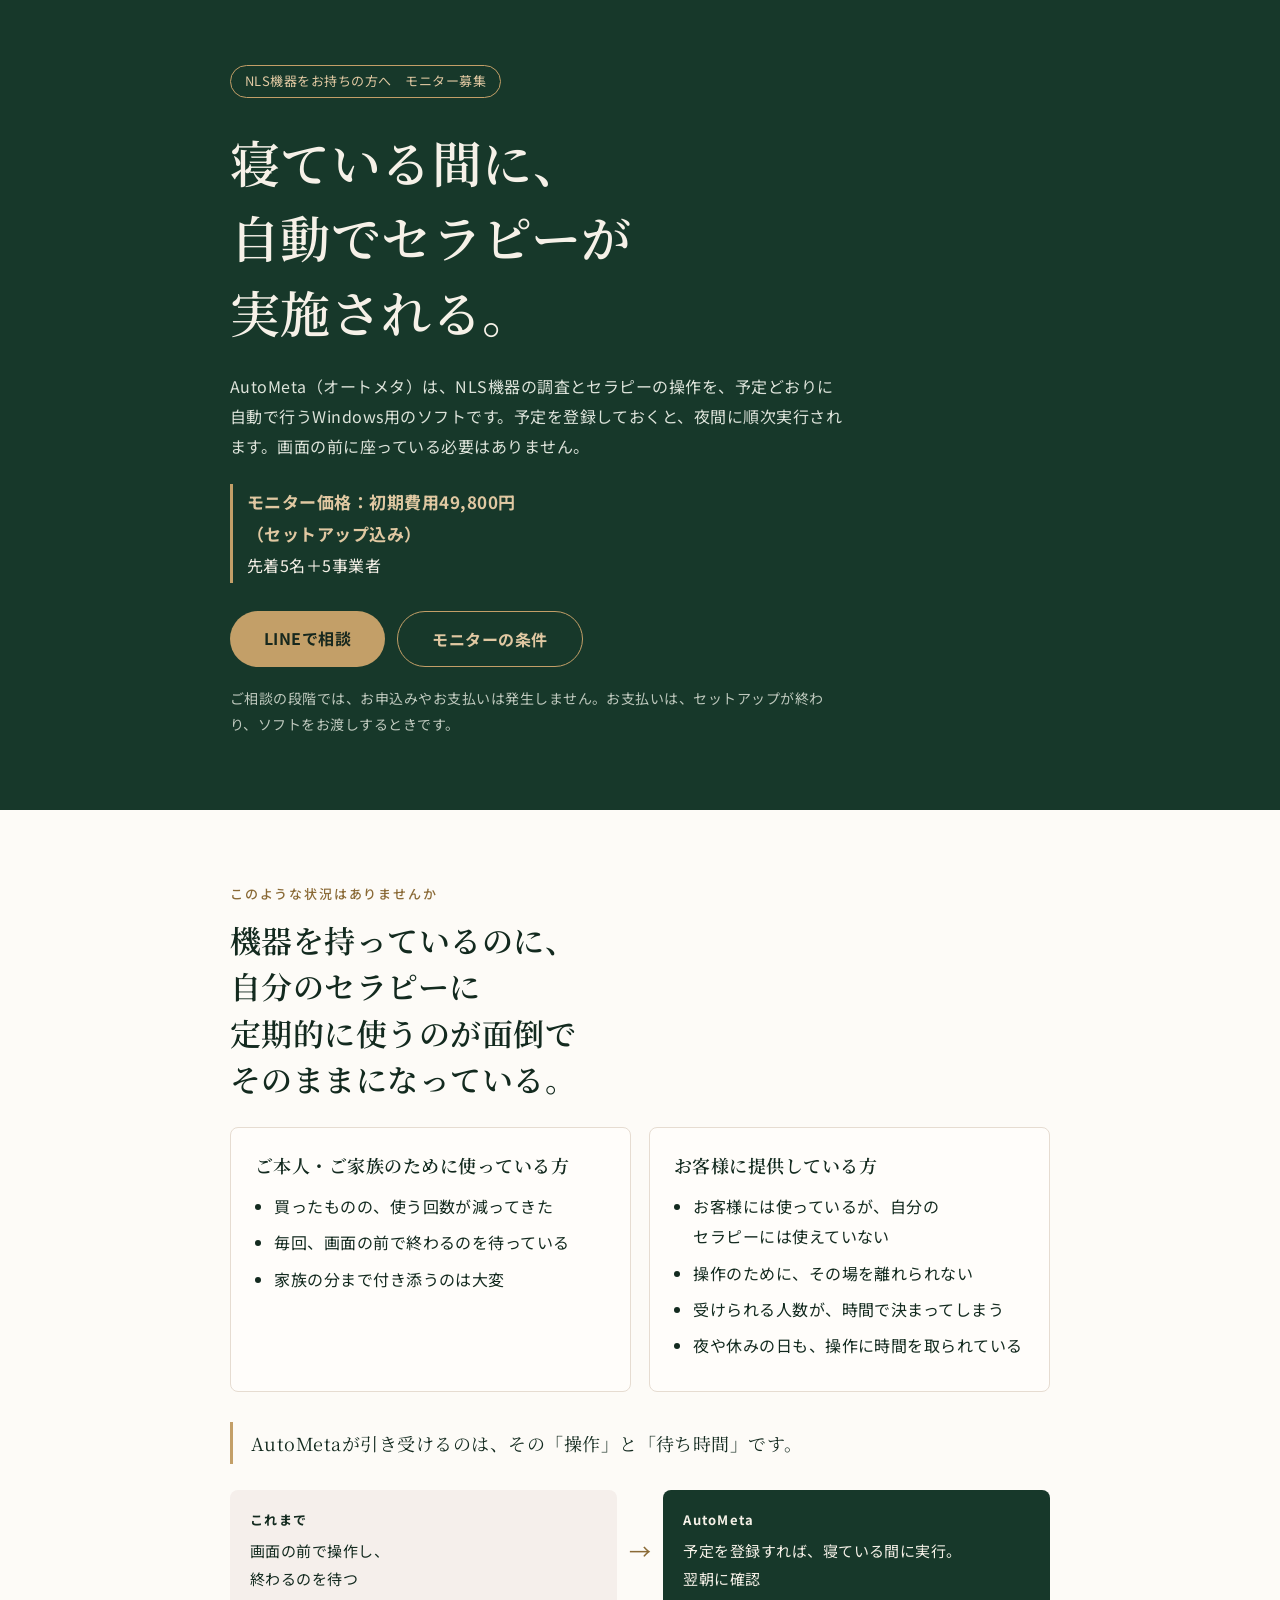
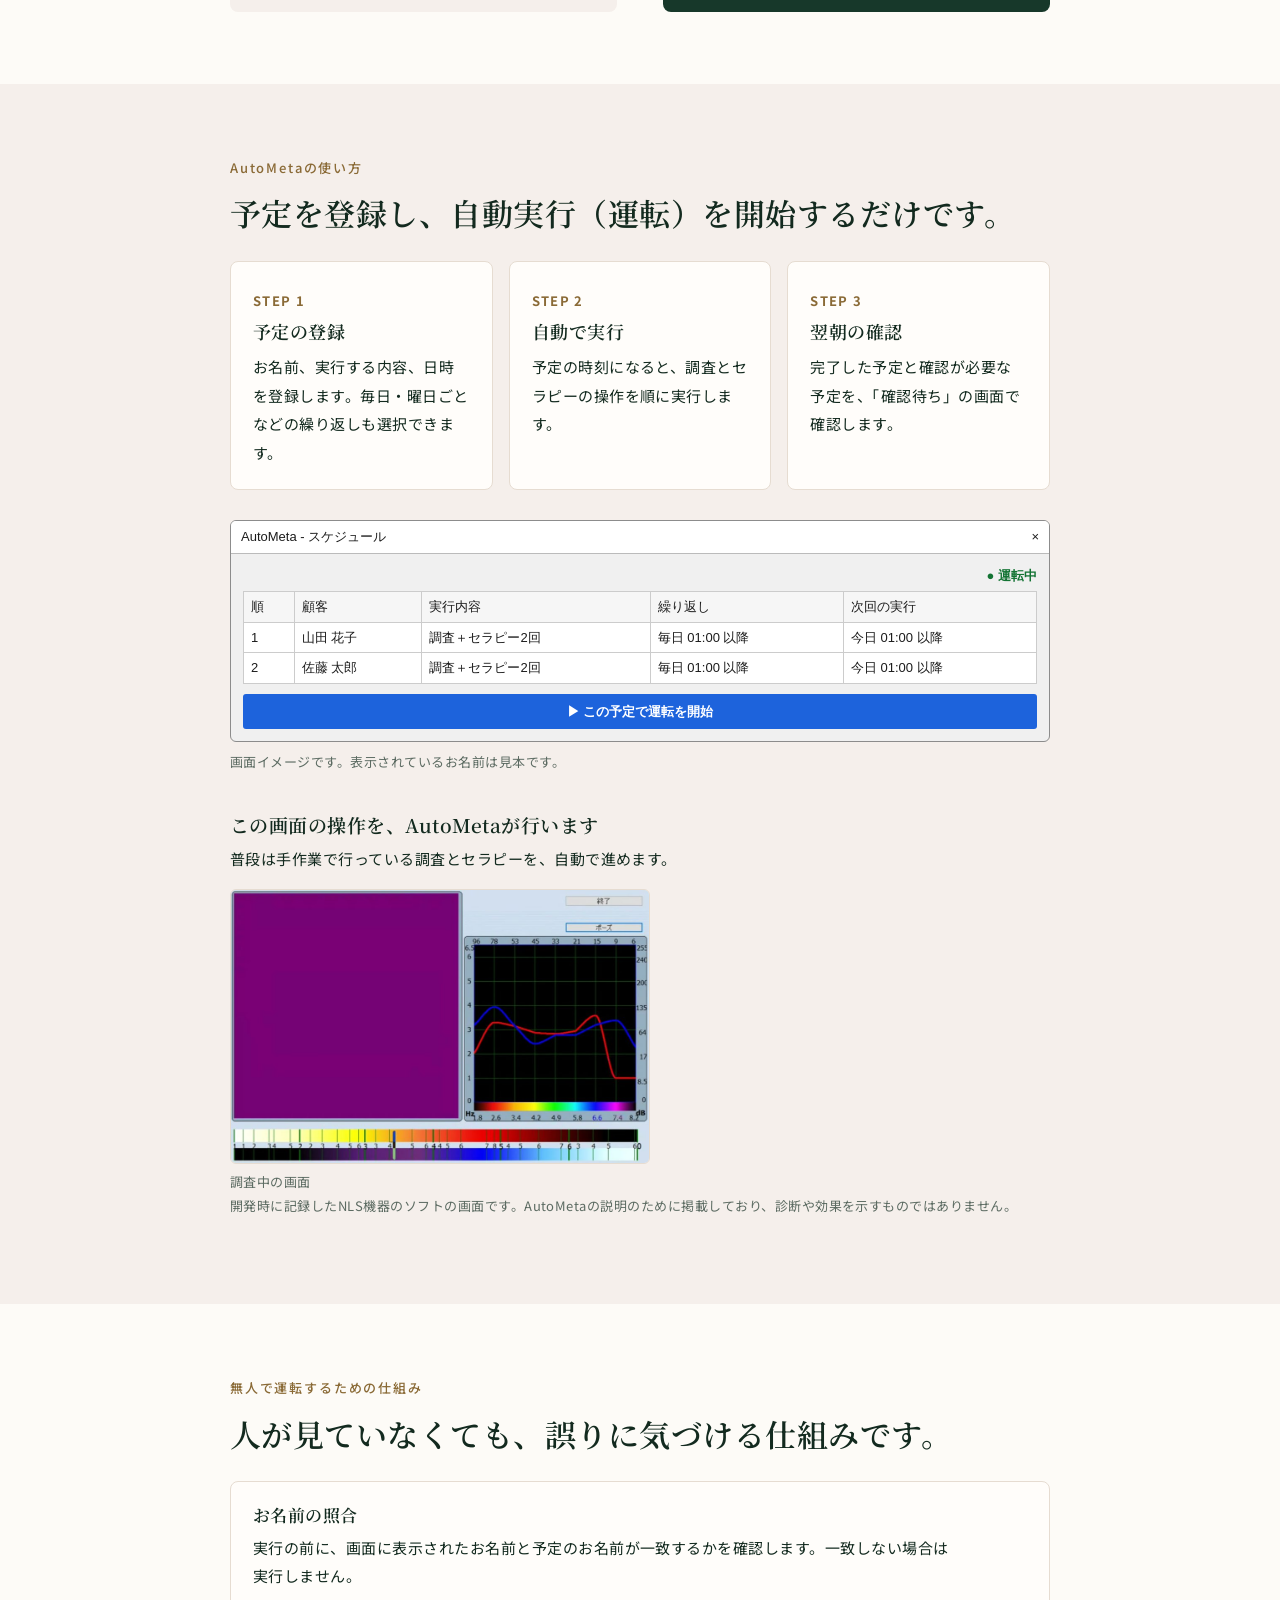
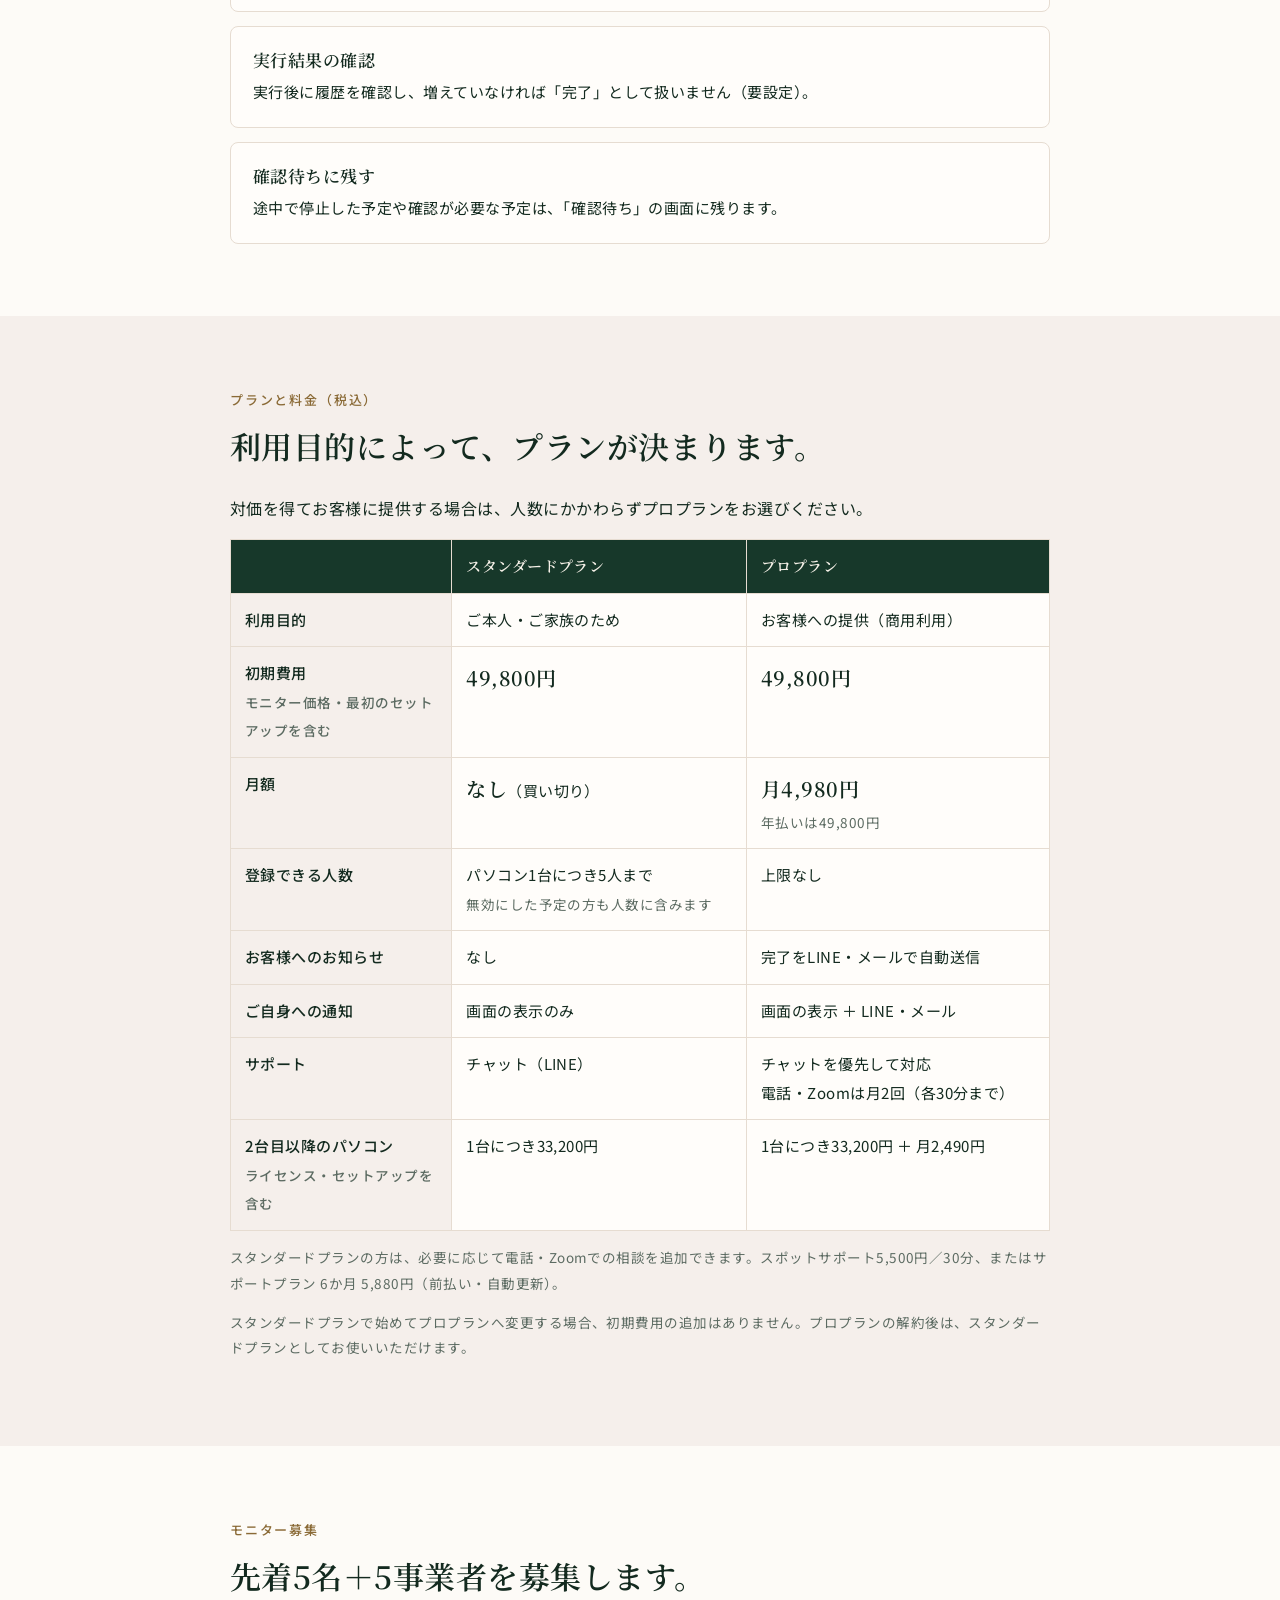
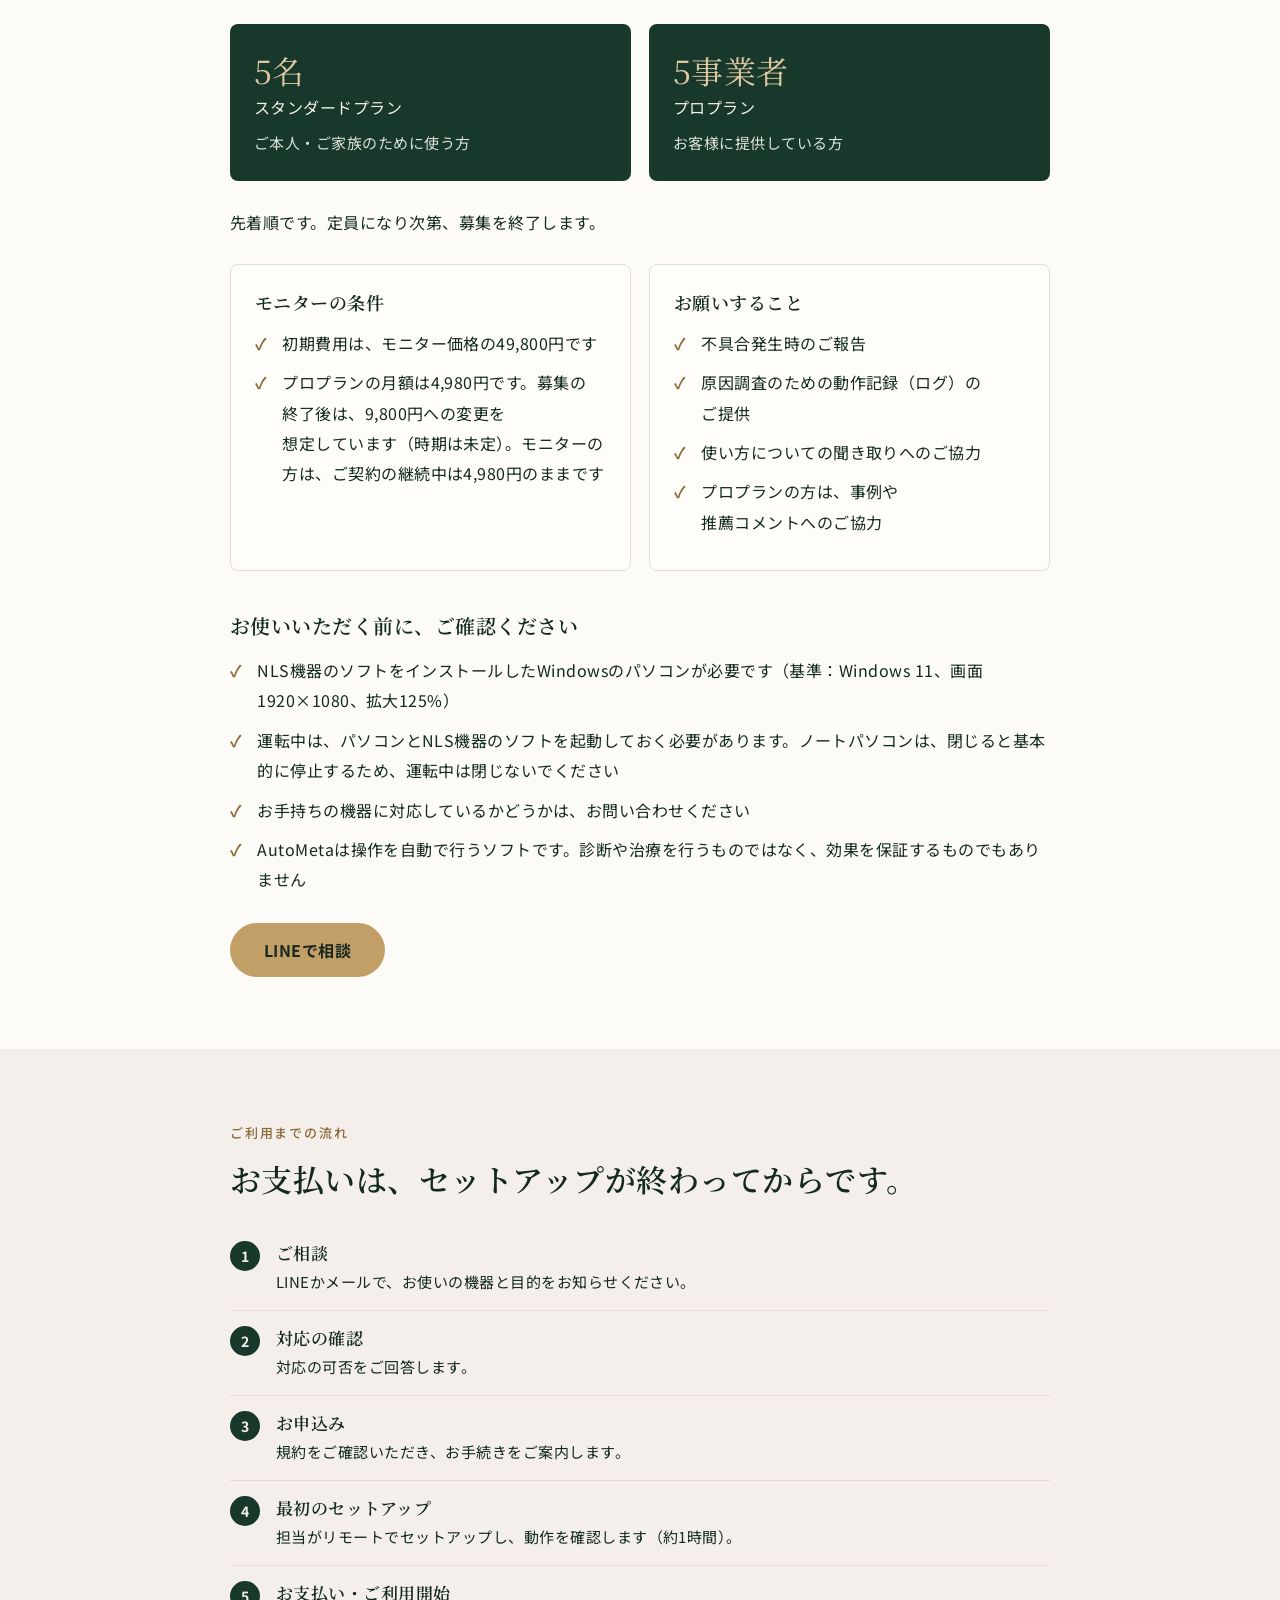
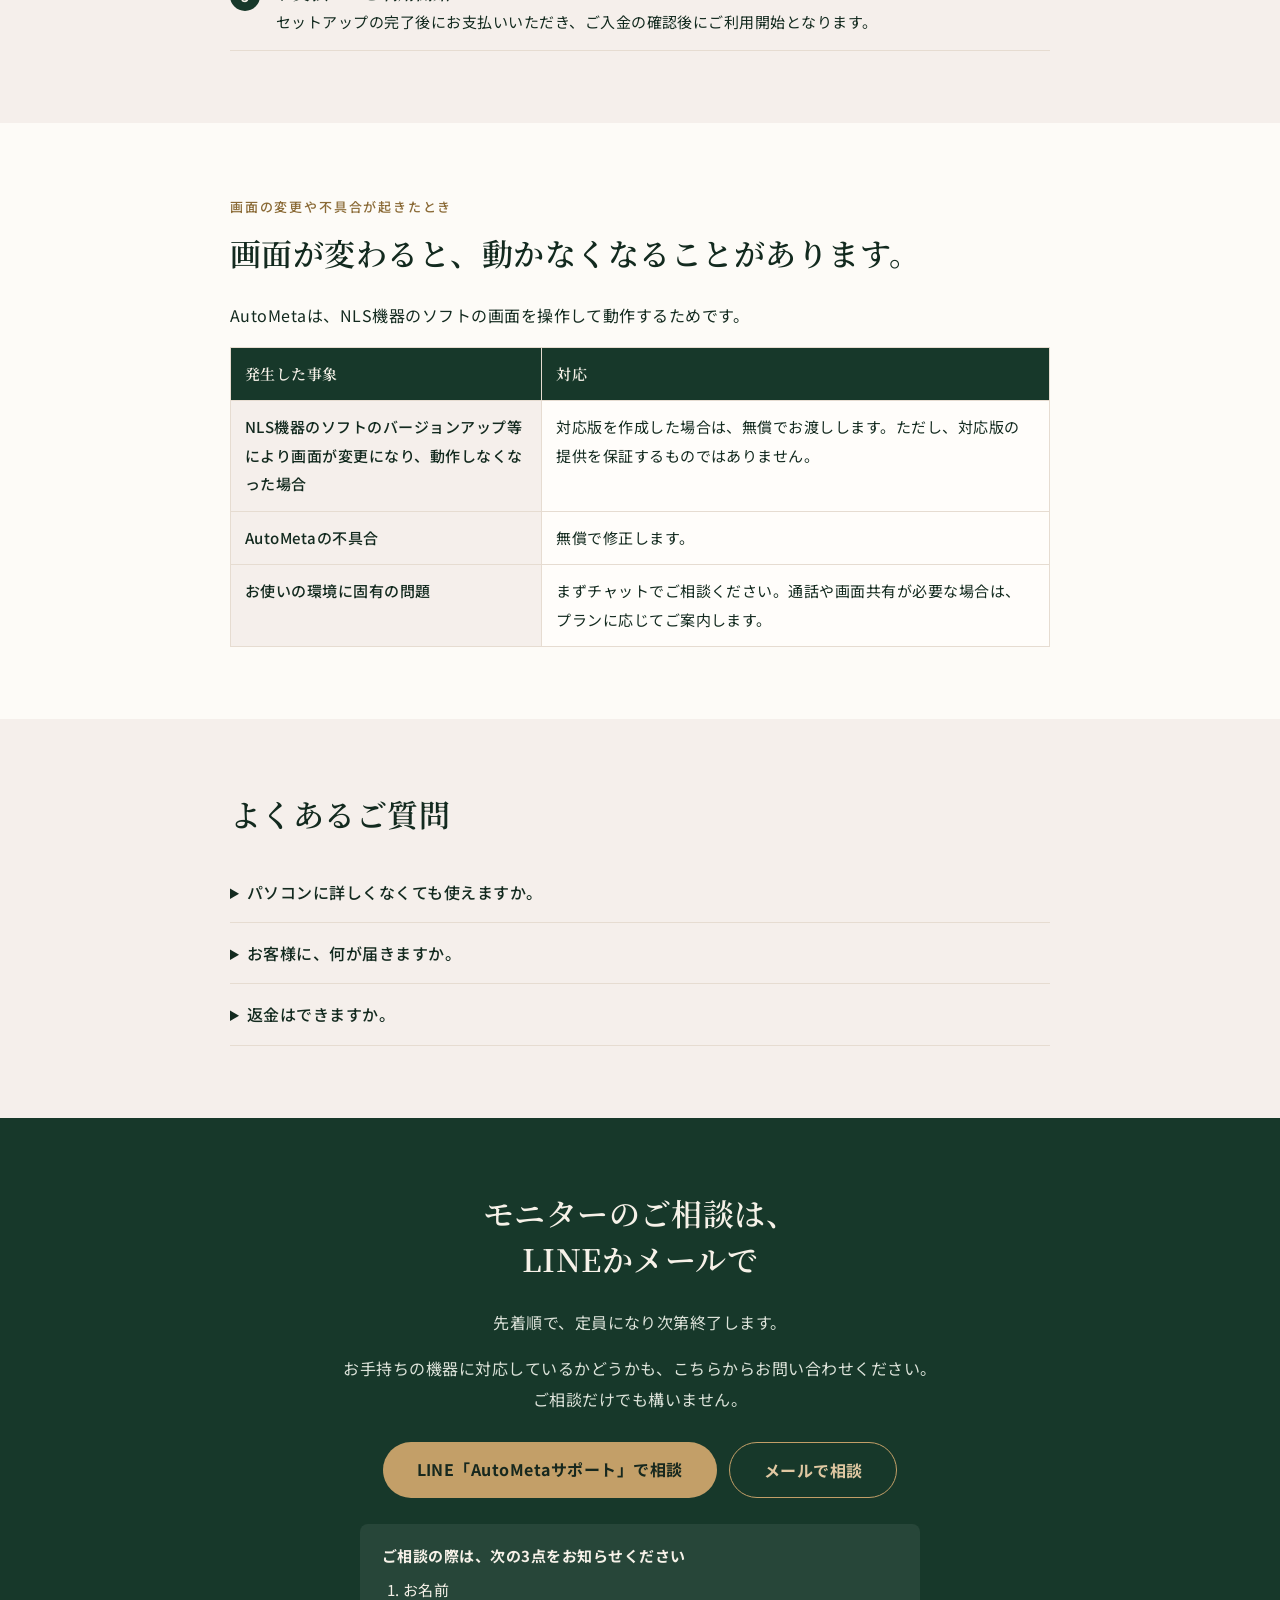
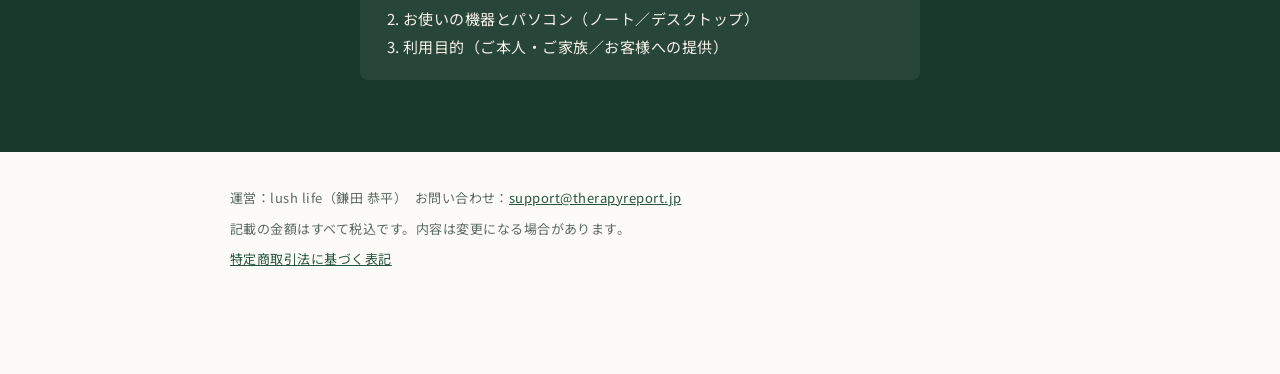
<file: autometa-monitor/index.html>
<!DOCTYPE html>
<html lang="ja">
<head>
<meta charset="utf-8">
<meta name="viewport" content="width=device-width, initial-scale=1">
<meta name="robots" content="noindex, nofollow">
<title>AutoMetaモニター募集｜寝ている間に、自動でセラピーが実施される</title>
<meta name="description" content="NLS機器の調査とセラピーの操作を、予定どおりに自動で行うWindows用ソフトAutoMetaのモニター募集ページです。">
<meta property="og:title" content="AutoMeta モニター募集">
<meta property="og:description" content="寝ている間に、自動でセラピーが実施される。NLS機器をお持ちの方へ。">
<meta property="og:type" content="website">
<link rel="preconnect" href="https://fonts.googleapis.com">
<link rel="preconnect" href="https://fonts.gstatic.com" crossorigin>
<link href="https://fonts.googleapis.com/css2?family=Noto+Sans+JP:wght@400;500;700&family=Noto+Serif+JP:wght@400;600&display=swap" rel="stylesheet">
<style>
:root{
  --bg:#FDFBF7;--surface:#F5EFEB;--ink:#132A1F;--sub:#26543F;--muted:#5C6B62;
  --gold:#C39F68;--gold-deep:#8A6A36;--gold-light:#E0C8A2;--line:#E6DCD1;--white:#FFFDFA;
  --forest:#17382A;
}
*{box-sizing:border-box}
html{scroll-behavior:smooth;-webkit-text-size-adjust:100%}
body{margin:0;background:var(--bg);color:var(--ink);font-family:"Noto Sans JP","Hiragino Sans","Yu Gothic",sans-serif;font-size:16px;line-height:1.9;letter-spacing:.03em}
h1,h2,h3{font-family:"Noto Serif JP","Hiragino Mincho ProN","Yu Mincho",serif;font-weight:600;line-height:1.5;margin:0}
p{margin:0 0 1em}
a{color:var(--sub)}
.wrap{max-width:860px;margin:0 auto;padding:0 20px}
section{padding:72px 0}
section.alt{background:var(--surface)}
.eyebrow{font-size:13px;font-weight:500;letter-spacing:.14em;color:var(--gold-deep);margin:0 0 10px}
h2{font-size:clamp(23px,4.6vw,31px);margin-bottom:24px}
h2,h3,.inquiry b{word-break:keep-all;overflow-wrap:anywhere}
.card li,.inquiry li,.steps p,.safety p{word-break:auto-phrase}
.lead{font-size:17px;color:var(--sub)}

/* FV */
.hero{background:var(--forest);color:#F6F1E8;padding:64px 0 72px}
.hero .tag{display:inline-block;border:1px solid var(--gold);color:var(--gold-light);font-size:13px;padding:3px 14px;border-radius:999px;margin-bottom:26px}
.hero h1{font-size:clamp(31px,7vw,50px);margin-bottom:22px}
.hero p{color:#DDE3DA;max-width:620px}
.hero .note{font-size:14px;color:#BFC9BE;margin:18px 0 0}
.btn{display:inline-block;text-align:center;text-decoration:none;font-weight:700;border-radius:50px;padding:15px 34px;font-size:16px;line-height:1.5}
.btn-main{background:var(--gold);color:#17281E}
.btn-main:hover{background:var(--gold-light)}
.btn-sub{border:1px solid var(--gold);color:var(--gold-light)}
.offer{border-left:3px solid var(--gold);padding:2px 0 2px 14px;margin:22px 0 0;color:#F6F1E8!important}
.offer b{display:block;color:var(--gold-light);font-size:17px}
.hero-cta{display:flex;flex-wrap:wrap;gap:12px;margin-top:28px}

/* problem */
.columns{display:grid;grid-template-columns:1fr 1fr;gap:18px}
.card{background:var(--white);border:1px solid var(--line);border-radius:8px;padding:24px}
.card h3{font-size:18px;margin-bottom:12px}
.card ul{margin:0;padding-left:1.2em}
.card li{margin-bottom:6px}
.change{display:grid;grid-template-columns:1fr auto 1fr;gap:12px;align-items:stretch;margin-top:26px}
.change>div{border-radius:8px;padding:18px 20px;background:var(--surface)}
.change>div.after{background:var(--forest);color:#F6F1E8}
.change b{display:block;font-size:13px;letter-spacing:.1em;margin-bottom:4px}
.change p{margin:0;font-size:15px}
.change .arrow{align-self:center;color:var(--gold-deep);font-size:22px}
.quiet{border-left:3px solid var(--gold);padding:4px 0 4px 18px;margin:30px 0 0;font-family:"Noto Serif JP",serif;font-size:18px}

/* flow */
.flow{list-style:none;margin:0;padding:0;display:grid;grid-template-columns:repeat(3,1fr);gap:16px}
.flow li{background:var(--white);border:1px solid var(--line);border-radius:8px;padding:22px}
.steps{list-style:none;margin:0;padding:0;counter-reset:s}
.steps li{counter-increment:s;position:relative;padding:14px 0 14px 46px;border-bottom:1px solid var(--line)}
.steps li::before{content:counter(s);position:absolute;left:0;top:15px;width:30px;height:30px;border-radius:50%;background:var(--forest);color:#F6F1E8;text-align:center;line-height:30px;font-size:14px;font-weight:700}
.steps h3{font-size:17px;margin:0 0 2px}
.steps p{margin:0;font-size:15px}
.flow .when{font-size:13px;font-weight:700;color:var(--gold-deep);letter-spacing:.1em}
.flow h3{font-size:18px;margin:4px 0 8px}
.flow p{margin:0;font-size:15px}
.figures{display:grid;grid-template-columns:1fr 1fr;gap:14px;margin-top:22px}
.figure{border-top:2px solid var(--gold);padding-top:10px}
.figure b{display:block;font-family:"Noto Serif JP",serif;font-size:21px;font-weight:600}
.figure span{font-size:14px;color:var(--muted)}

/* screen */
.screen{margin:30px 0 8px;background:#F0F0F0;border:1px solid #8c8c8c;border-radius:6px;font-family:"Meiryo UI","Hiragino Sans",sans-serif;font-size:13px;letter-spacing:0;line-height:1.5;color:#1c1c1c;overflow:hidden}
.screen-title{background:#fff;border-bottom:1px solid #bbb;padding:6px 10px;display:flex;justify-content:space-between}
.screen-body{padding:12px}
.screen .state{color:#137333;font-weight:700;text-align:right;margin-bottom:6px}
.screen-table{width:100%;border-collapse:collapse;background:#fff}
.screen-table th,.screen-table td{border:1px solid #ccc;padding:5px 7px;text-align:left}
.screen-table th{background:#f6f6f6;font-weight:500}
.screen-table td:nth-child(2),.screen-table td:last-child{white-space:nowrap}
.screen-table td:nth-child(3){word-break:keep-all}
.screen .go{margin-top:10px;background:#1d63dc;color:#fff;text-align:center;border-radius:3px;padding:8px;font-weight:700}
.caption{font-size:13px;color:var(--muted)}

.shots{max-width:420px;margin-top:14px}
.shots figure{margin:0}
.shots img{display:block;width:100%;height:auto;border:1px solid var(--line);border-radius:6px}
.shots figcaption{font-size:13px;color:var(--muted);margin-top:6px}

/* safety */
.safety{display:grid;gap:14px}
.safety>div{background:var(--white);border:1px solid var(--line);border-radius:8px;padding:20px 22px}
.safety h3{font-size:17px;margin-bottom:6px}
.safety p{margin:0;font-size:15px}

/* table */
.table-wrap{overflow-x:auto}
table.compare{width:100%;border-collapse:collapse;background:var(--white);font-size:15px;min-width:560px}
table.compare th,table.compare td{border:1px solid var(--line);padding:12px 14px;text-align:left;vertical-align:top}
table.compare thead th{background:var(--forest);color:#F6F1E8;font-family:"Noto Serif JP",serif;font-weight:600}
table.compare tbody th{background:var(--surface);font-weight:500;width:27%}
.price{font-family:"Noto Serif JP",serif;font-size:20px;font-weight:600}
.small{font-size:13.5px;color:var(--muted)}

.seats{display:grid;grid-template-columns:1fr 1fr;gap:18px;margin-bottom:26px}
.seat{background:var(--forest);color:#F6F1E8;border-radius:8px;padding:24px}
.seat .num{font-family:"Noto Serif JP",serif;font-size:32px;color:var(--gold-light);display:block;line-height:1.4}
.seat p{margin:6px 0 0;font-size:15px;color:#DDE3DA}
.check,.card ul.check{list-style:none;margin:0;padding:0}
.check li{padding-left:1.7em;position:relative;margin-bottom:9px}
.check li::before{content:"✓";position:absolute;left:0;color:var(--gold-deep);font-weight:700}

/* FAQ */
details{border-bottom:1px solid var(--line);padding:15px 0}
summary{cursor:pointer;font-weight:500;list-style-position:inside}
details p{margin:10px 0 0;font-size:15px;color:#2b3b32}

/* final */
.final{background:var(--forest);color:#F6F1E8;text-align:center}
.final h2{color:#F6F1E8}
.final p{color:#DDE3DA;word-break:keep-all;overflow-wrap:anywhere}
.final .hero-cta{justify-content:center}
.inquiry{background:rgba(255,255,255,.07);border-radius:8px;padding:18px 22px;max-width:560px;margin:26px auto 0;text-align:left;font-size:15px}
.inquiry ol{margin:6px 0 0;padding-left:1.4em}
footer{padding:34px 0 96px;font-size:13px;color:var(--muted)}
footer p{margin:0 0 6px}

/* sticky */
.sticky{position:fixed;left:0;right:0;bottom:0;background:rgba(23,56,42,.97);padding:9px 14px;text-align:center;opacity:0;pointer-events:none;transition:opacity .25s;z-index:10}
.sticky.show{opacity:1;pointer-events:auto}
.sticky a{display:block;max-width:420px;margin:0 auto;background:var(--gold);color:#17281E;border-radius:50px;text-decoration:none;padding:9px 12px;line-height:1.35}
.sticky b{font-size:15px}

table.events tbody th{width:38%}
@media (min-width:641px){
  .sticky{left:auto;right:24px;bottom:24px;background:none;padding:0}
  .sticky a{padding:12px 32px;box-shadow:0 4px 14px rgba(23,56,42,.3)}
}
@media (max-width:640px){
  section{padding:54px 0}
  .columns,.flow,.seats,.change{grid-template-columns:1fr}
  .change .arrow{justify-self:center;transform:rotate(90deg);line-height:1}
  .shots{max-width:none}
  table.compare{min-width:0;display:block;background:none}
  table.compare thead{display:none}
  table.compare tbody,table.compare tr{display:block}
  table.compare tr{margin-bottom:12px;background:var(--white);border:1px solid var(--line);border-radius:8px;overflow:hidden}
  table.compare th,table.compare td,table.compare tbody th{display:block;width:100%;border:0}
  table.compare tbody th{padding:9px 14px}
  table.compare td{padding:10px 14px;border-top:1px solid var(--line)}
  table.compare td[data-plan]::before{content:attr(data-plan);display:block;font-size:13px;font-weight:700;color:var(--gold-deep)}
  .hero{padding:46px 0 54px}
  .btn{width:100%}
  .screen-table .opt{display:none}
}
</style>
</head>
<body>

<header class="hero" id="top">
  <div class="wrap">
    <span class="tag">NLS機器をお持ちの方へ　モニター募集</span>
    <h1>寝ている間に、<br>自動でセラピーが<br>実施される。</h1>
    <p>AutoMeta（オートメタ）は、NLS機器の調査とセラピーの操作を、予定どおりに自動で行うWindows用のソフトです。予定を登録しておくと、夜間に順次実行されます。画面の前に座っている必要はありません。</p>
    <p class="offer"><b>モニター価格：初期費用49,800円<br>（セットアップ込み）</b>先着5名＋5事業者</p>
    <div class="hero-cta">
      <a class="btn btn-main" href="https://lin.ee/zxr0ojt" target="_blank" rel="noopener">LINEで相談</a>
      <a class="btn btn-sub" href="#monitor">モニターの条件</a>
    </div>
    <p class="note">ご相談の段階では、お申込みやお支払いは発生しません。お支払いは、セットアップが終わり、ソフトをお渡しするときです。</p>
  </div>
</header>

<section>
  <div class="wrap">
    <p class="eyebrow">このような状況はありませんか</p>
    <h2>機器を持っているのに、<br>自分のセラピーに<br>定期的に使うのが面倒で<br>そのままになっている。</h2>
    <div class="columns">
      <div class="card">
        <h3>ご本人・ご家族のために使っている方</h3>
        <ul>
          <li>買ったものの、使う回数が減ってきた</li>
          <li>毎回、画面の前で終わるのを待っている</li>
          <li>家族の分まで付き添うのは大変</li>
        </ul>
      </div>
      <div class="card">
        <h3>お客様に提供している方</h3>
        <ul>
          <li>お客様には使っているが、自分のセラピーには使えていない</li>
          <li>操作のために、その場を離れられない</li>
          <li>受けられる人数が、時間で決まってしまう</li>
          <li>夜や休みの日も、操作に時間を取られている</li>
        </ul>
      </div>
    </div>
    <p class="quiet">AutoMetaが引き受けるのは、その「操作」と「待ち時間」です。</p>
    <div class="change" role="img" aria-label="これまでは画面の前で操作して終わるのを待っていたものが、AutoMetaでは予定を登録するだけで寝ている間に実行され、翌朝に確認できる">
      <div><b>これまで</b><p>画面の前で操作し、<br>終わるのを待つ</p></div>
      <span class="arrow">→</span>
      <div class="after"><b>AutoMeta</b><p>予定を登録すれば、寝ている間に実行。<br>翌朝に確認</p></div>
    </div>
  </div>
</section>

<section class="alt">
  <div class="wrap">
    <p class="eyebrow">AutoMetaの使い方</p>
    <h2>予定を登録し、<wbr>自動実行（運転）を<wbr>開始するだけです。</h2>
    <ol class="flow">
      <li><span class="when">STEP 1</span><h3>予定の登録</h3><p>お名前、実行する内容、日時を登録します。毎日・曜日ごとなどの繰り返しも選択できます。</p></li>
      <li><span class="when">STEP 2</span><h3>自動で実行</h3><p>予定の時刻になると、調査とセラピーの操作を順に実行します。</p></li>
      <li><span class="when">STEP 3</span><h3>翌朝の確認</h3><p>完了した予定と確認が必要な予定を、「確認待ち」の画面で確認します。</p></li>
    </ol>
    <div class="screen" role="img" aria-label="AutoMeta の予定一覧の画面イメージ。お名前、実行内容、繰り返し、次に実行される日時が並んでいる">
      <div class="screen-title"><span>AutoMeta - スケジュール</span><span>×</span></div>
      <div class="screen-body">
        <div class="state">● 運転中</div>
        <table class="screen-table">
          <thead><tr><th>順</th><th>顧客</th><th>実行内容</th><th class="opt">繰り返し</th><th>次回の実行</th></tr></thead>
          <tbody>
            <tr><td>1</td><td>山田 花子</td><td>調査＋<wbr>セラピー2回</td><td class="opt">毎日 01:00 以降</td><td>今日 01:00 以降</td></tr>
            <tr><td>2</td><td>佐藤 太郎</td><td>調査＋<wbr>セラピー2回</td><td class="opt">毎日 01:00 以降</td><td>今日 01:00 以降</td></tr>
          </tbody>
        </table>
        <div class="go">▶ この予定で運転を開始</div>
      </div>
    </div>
    <p class="caption">画面イメージです。表示されているお名前は見本です。</p>
    <h3 style="font-size:19px;margin:36px 0 6px">この画面の操作を、<wbr>AutoMetaが行います</h3>
    <p style="font-size:15px">普段は手作業で行っている調査とセラピーを、自動で進めます。</p>
    <div class="shots">
      <figure><img src="screen_scan.jpg" width="1000" height="653" loading="lazy" alt="NLS機器のソフトの調査中の画面"><figcaption>調査中の画面</figcaption></figure>
    </div>
    <p class="caption">開発時に記録したNLS機器のソフトの画面です。AutoMetaの説明のために掲載しており、診断や効果を示すものではありません。</p>
  </div>
</section>

<section>
  <div class="wrap">
    <p class="eyebrow">無人で運転するための仕組み</p>
    <h2>人が見ていなくても、<wbr>誤りに気づける<wbr>仕組みです。</h2>
    <div class="safety">
      <div><h3>お名前の照合</h3><p>実行の前に、画面に表示されたお名前と予定のお名前が一致するかを確認します。一致しない場合は実行しません。</p></div>
      <div><h3>実行結果の確認</h3><p>実行後に履歴を確認し、増えていなければ「完了」として扱いません（要設定）。</p></div>
      <div><h3>確認待ちに残す</h3><p>途中で停止した予定や確認が必要な予定は、「確認待ち」の画面に残ります。</p></div>
    </div>
  </div>
</section>

<section class="alt">
  <div class="wrap">
    <p class="eyebrow">プランと料金（税込）</p>
    <h2>利用目的によって、<wbr>プランが決まります。</h2>
    <p>対価を得てお客様に提供する場合は、人数にかかわらずプロプランをお選びください。</p>
    <div class="table-wrap">
    <table class="compare">
      <thead><tr><th></th><th>スタンダードプラン</th><th>プロプラン</th></tr></thead>
      <tbody>
        <tr><th>利用目的</th><td data-plan="スタンダードプラン">ご本人・ご家族のため</td><td data-plan="プロプラン">お客様への提供（商用利用）</td></tr>
        <tr><th>初期費用<br><span class="small">モニター価格・最初のセットアップを含む</span></th><td data-plan="スタンダードプラン"><span class="price">49,800円</span></td><td data-plan="プロプラン"><span class="price">49,800円</span></td></tr>
        <tr><th>月額</th><td data-plan="スタンダードプラン"><span class="price">なし</span>（買い切り）</td><td data-plan="プロプラン"><span class="price">月4,980円</span><br><span class="small">年払いは49,800円</span></td></tr>
        <tr><th>登録できる人数</th><td data-plan="スタンダードプラン">パソコン1台につき5人まで<br><span class="small">無効にした予定の方も人数に含みます</span></td><td data-plan="プロプラン">上限なし</td></tr>
        <tr><th>お客様へのお知らせ</th><td data-plan="スタンダードプラン">なし</td><td data-plan="プロプラン">完了をLINE・メールで自動送信</td></tr>
        <tr><th>ご自身への通知</th><td data-plan="スタンダードプラン">画面の表示のみ</td><td data-plan="プロプラン">画面の表示 ＋ LINE・メール</td></tr>
        <tr><th>サポート</th><td data-plan="スタンダードプラン">チャット（LINE）</td><td data-plan="プロプラン">チャットを優先して対応<br>電話・Zoomは月2回（各30分まで）</td></tr>
        <tr><th>2台目以降のパソコン<br><span class="small">ライセンス・セットアップを含む</span></th><td data-plan="スタンダードプラン">1台につき33,200円</td><td data-plan="プロプラン">1台につき33,200円 ＋ 月2,490円</td></tr>
      </tbody>
    </table>
    </div>
    <p class="small" style="margin-top:14px">スタンダードプランの方は、必要に応じて電話・Zoomでの相談を追加できます。スポットサポート5,500円／30分、またはサポートプラン 6か月 5,880円（前払い・自動更新）。</p>
    <p class="small">スタンダードプランで始めてプロプランへ変更する場合、初期費用の追加はありません。プロプランの解約後は、スタンダードプランとしてお使いいただけます。</p>
  </div>
</section>

<section id="monitor">
  <div class="wrap">
    <p class="eyebrow">モニター募集</p>
    <h2>先着5名＋5事業者を<wbr>募集します。</h2>
    <div class="seats">
      <div class="seat"><span class="num">5名</span>スタンダードプラン<p>ご本人・ご家族のために使う方</p></div>
      <div class="seat"><span class="num">5事業者</span>プロプラン<p>お客様に提供している方</p></div>
    </div>
    <p>先着順です。定員になり次第、募集を終了します。</p>

    <div class="columns" style="margin-top:26px">
      <div class="card">
        <h3>モニターの条件</h3>
        <ul class="check">
          <li>初期費用は、モニター価格の49,800円です</li>
          <li>プロプランの月額は4,980円です。募集の終了後は、9,800円への変更を想定しています（時期は未定）。モニターの方は、ご契約の継続中は4,980円のままです</li>
        </ul>
      </div>
      <div class="card">
        <h3>お願いすること</h3>
        <ul class="check">
          <li>不具合発生時のご報告</li>
          <li>原因調査のための動作記録（ログ）のご提供</li>
          <li>使い方についての聞き取りへのご協力</li>
          <li>プロプランの方は、事例や推薦コメントへのご協力</li>
        </ul>
      </div>
    </div>

    <h3 style="font-size:20px;margin:40px 0 14px">お使いいただく前に、<wbr>ご確認ください</h3>
    <ul class="check">
      <li>NLS機器のソフトをインストールしたWindowsのパソコンが必要です（基準：Windows 11、画面1920×1080、拡大125%）</li>
      <li>運転中は、パソコンとNLS機器のソフトを起動しておく必要があります。ノートパソコンは、閉じると基本的に停止するため、運転中は閉じないでください</li>
      <li>お手持ちの機器に対応しているかどうかは、お問い合わせください</li>
      <li>AutoMetaは操作を自動で行うソフトです。診断や治療を行うものではなく、効果を保証するものでもありません</li>
    </ul>
    <div class="hero-cta"><a class="btn btn-main" href="https://lin.ee/zxr0ojt" target="_blank" rel="noopener">LINEで相談</a></div>
  </div>
</section>

<section class="alt">
  <div class="wrap">
    <p class="eyebrow">ご利用までの流れ</p>
    <h2>お支払いは、<wbr>セットアップが<wbr>終わってからです。</h2>
    <ol class="steps">
      <li><h3>ご相談</h3><p>LINEかメールで、お使いの機器と目的をお知らせください。</p></li>
      <li><h3>対応の確認</h3><p>対応の可否をご回答します。</p></li>
      <li><h3>お申込み</h3><p>規約をご確認いただき、お手続きをご案内します。</p></li>
      <li><h3>最初のセットアップ</h3><p>担当がリモートでセットアップし、動作を確認します（約1時間）。</p></li>
      <li><h3>お支払い・ご利用開始</h3><p>セットアップの完了後にお支払いいただき、ご入金の確認後にご利用開始となります。</p></li>
    </ol>
  </div>
</section>

<section>
  <div class="wrap">
    <p class="eyebrow">画面の変更や不具合が起きたとき</p>
    <h2>画面が変わると、<wbr>動かなくなることが<wbr>あります。</h2>
    <p>AutoMetaは、NLS機器のソフトの画面を操作して動作するためです。</p>
    <div class="table-wrap">
    <table class="compare events">
      <thead><tr><th>発生した事象</th><th>対応</th></tr></thead>
      <tbody>
        <tr><th>NLS機器のソフトのバージョンアップ等により画面が変更になり、動作しなくなった場合</th><td>対応版を作成した場合は、無償でお渡しします。ただし、対応版の提供を保証するものではありません。</td></tr>
        <tr><th>AutoMetaの不具合</th><td>無償で修正します。</td></tr>
        <tr><th>お使いの環境に固有の問題</th><td>まずチャットでご相談ください。通話や画面共有が必要な場合は、プランに応じてご案内します。</td></tr>
      </tbody>
    </table>
    </div>
  </div>
</section>

<section class="alt">
  <div class="wrap">
    <h2>よくあるご質問</h2>
    <details><summary>パソコンに詳しくなくても使えますか。</summary><p>最初のセットアップは初期費用に含まれており、担当がリモートで行います。日々の操作は、予定の登録と運転の開始が中心です。</p></details>
    <details><summary>お客様に、何が届きますか。</summary><p>プロプランでは、実施完了のお知らせをLINEまたはメールで送信できます。文面には、効果や効能に関する内容を含めていません。</p></details>
    <details><summary>返金はできますか。</summary><p>動作を確認したあとにお支払いいただくため、お支払い後の返品・返金はできません。</p></details>
  </div>
</section>

<section class="final" id="contact">
  <div class="wrap">
    <h2>モニターのご相談は、<br>LINEかメールで</h2>
    <p>先着順で、定員になり次第終了します。</p>
    <p>お手持ちの機器に対応しているかどうかも、<wbr>こちらからお問い合わせください。<br>ご相談だけでも構いません。</p>
    <div class="hero-cta">
      <a class="btn btn-main" href="https://lin.ee/zxr0ojt" target="_blank" rel="noopener">LINE「AutoMetaサポート」で相談</a>
      <a class="btn btn-sub" href="mailto:support@therapyreport.jp?subject=AutoMeta%20%E3%83%A2%E3%83%8B%E3%82%BF%E3%83%BC%E3%81%AE%E7%9B%B8%E8%AB%87">メールで相談</a>
    </div>
    <div class="inquiry">
      <b>ご相談の際は、次の3点を<wbr>お知らせください</b>
      <ol>
        <li>お名前</li>
        <li>お使いの機器とパソコン（ノート／デスクトップ）</li>
        <li>利用目的（ご本人・ご家族／お客様への提供）</li>
      </ol>
    </div>
  </div>
</section>

<footer>
  <div class="wrap">
    <p>運営：lush life（鎌田 恭平）　お問い合わせ：<a href="mailto:support@therapyreport.jp">support@therapyreport.jp</a></p>
    <p>記載の金額はすべて税込です。内容は変更になる場合があります。</p>
    <p><a href="tokushoho.html">特定商取引法に基づく表記</a></p>
  </div>
</footer>

<div class="sticky" id="sticky"><a href="https://lin.ee/zxr0ojt" target="_blank" rel="noopener"><b>LINEで相談</b></a></div>

<script>
(function(){
  var s=document.getElementById('sticky'),hero=document.getElementById('top'),end=document.getElementById('contact');
  if(!('IntersectionObserver' in window))return;
  var h=true,e=false;
  function u(){s.classList.toggle('show',!h&&!e)}
  new IntersectionObserver(function(a){h=a[0].isIntersecting;u()}).observe(hero);
  new IntersectionObserver(function(a){e=a[0].isIntersecting;u()}).observe(end);
})();
</script>
</body>
</html>
</file>
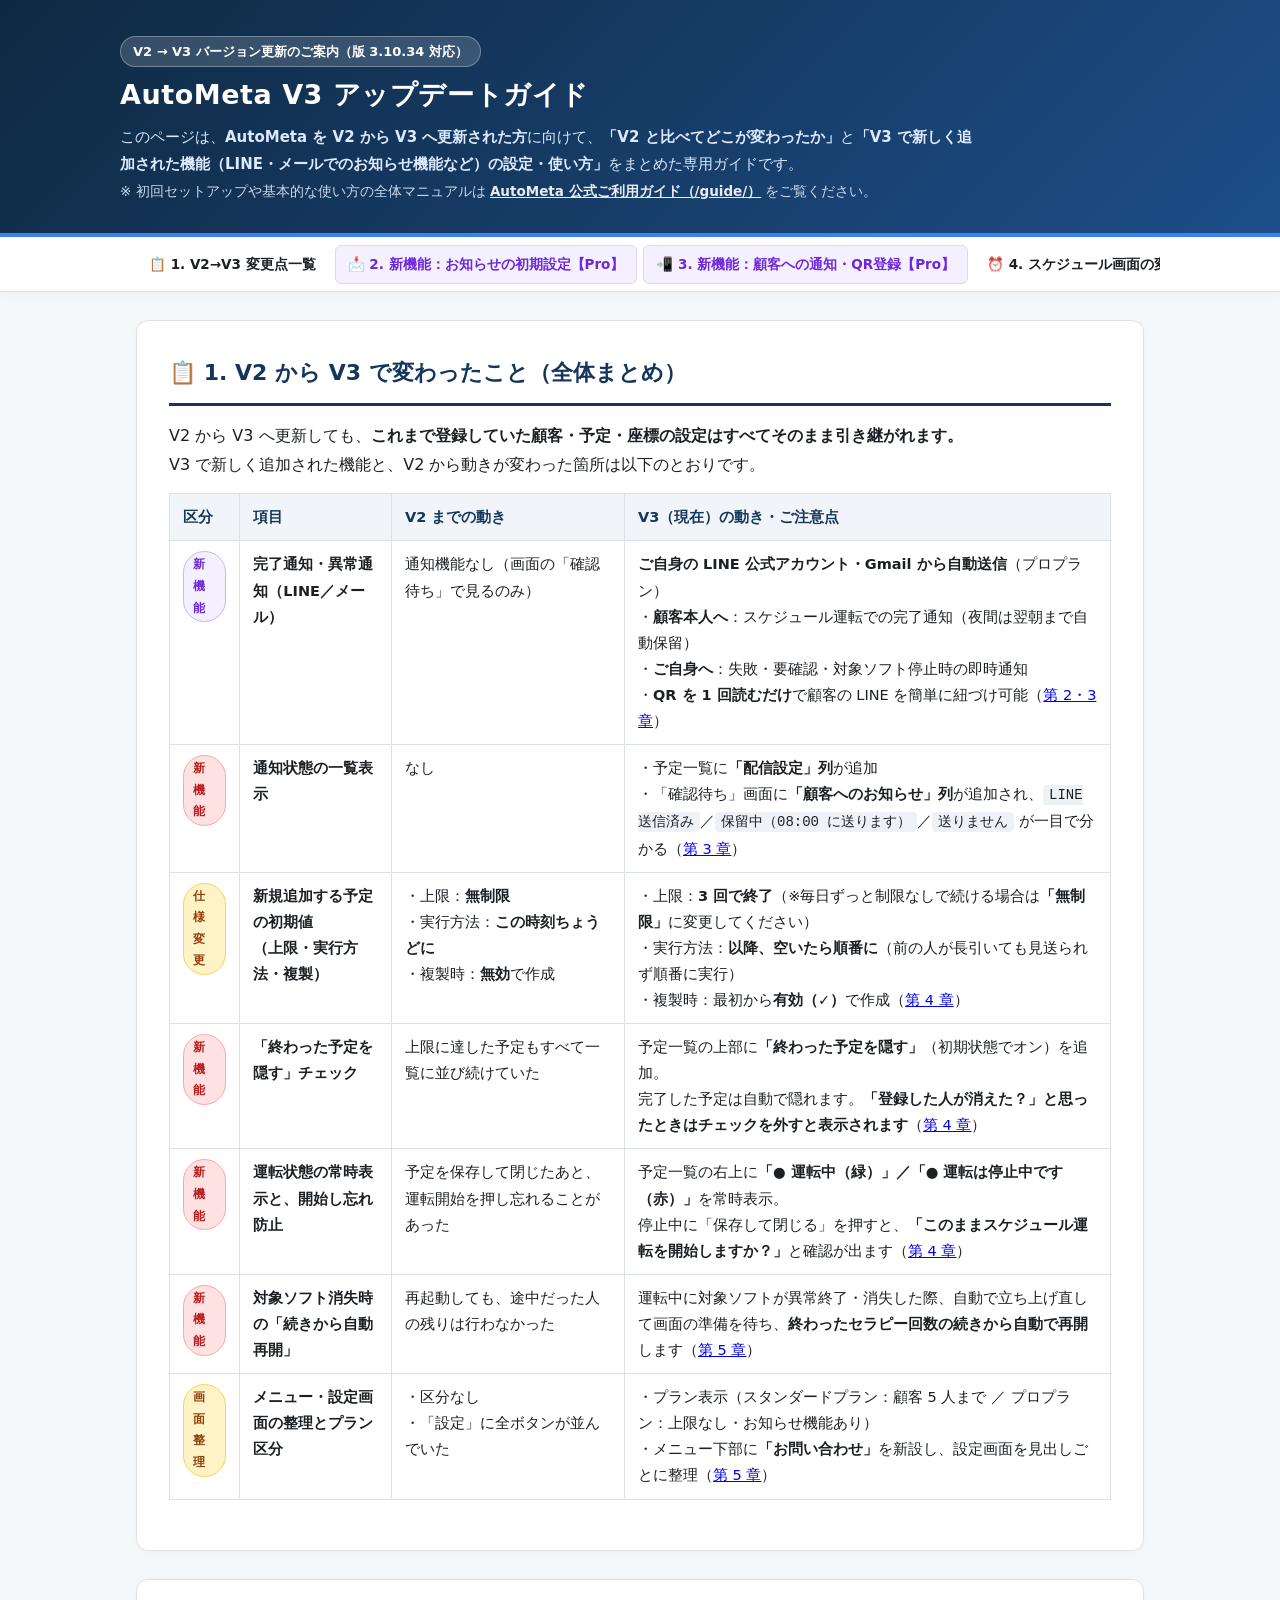
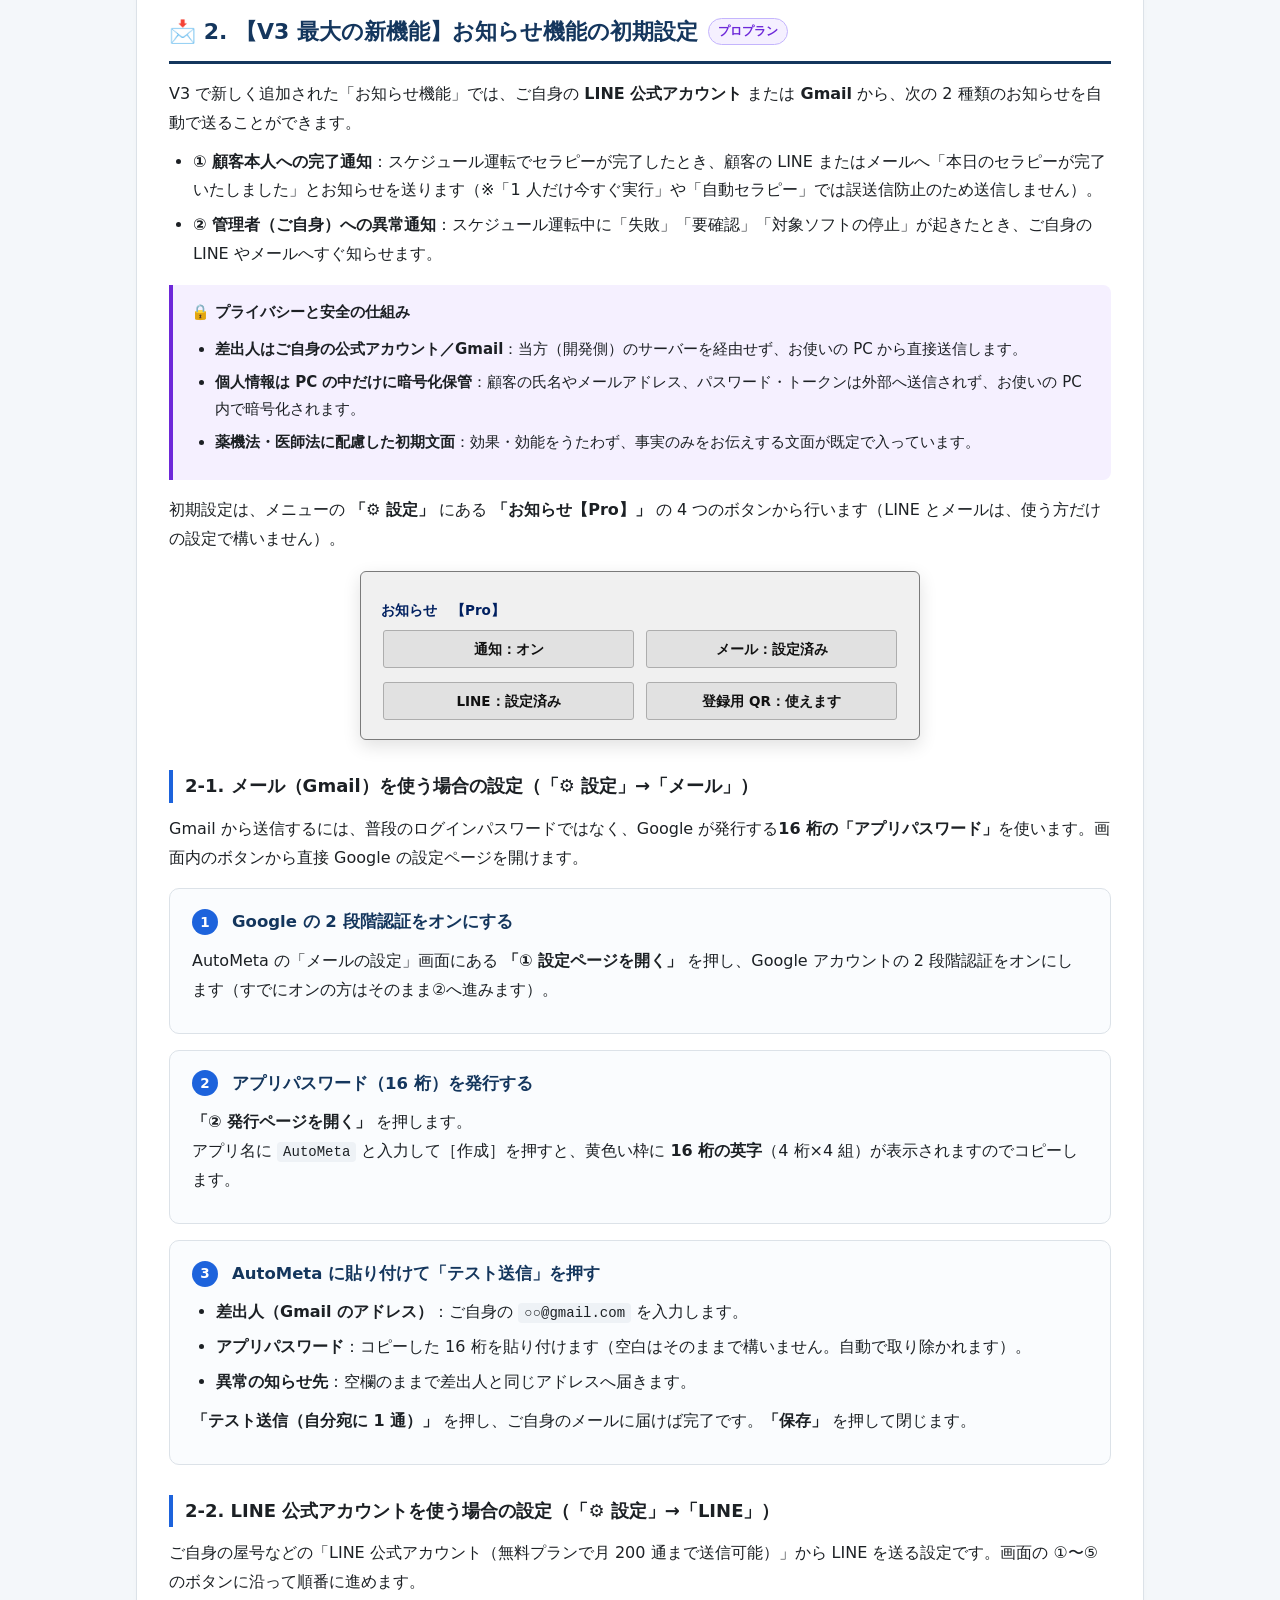
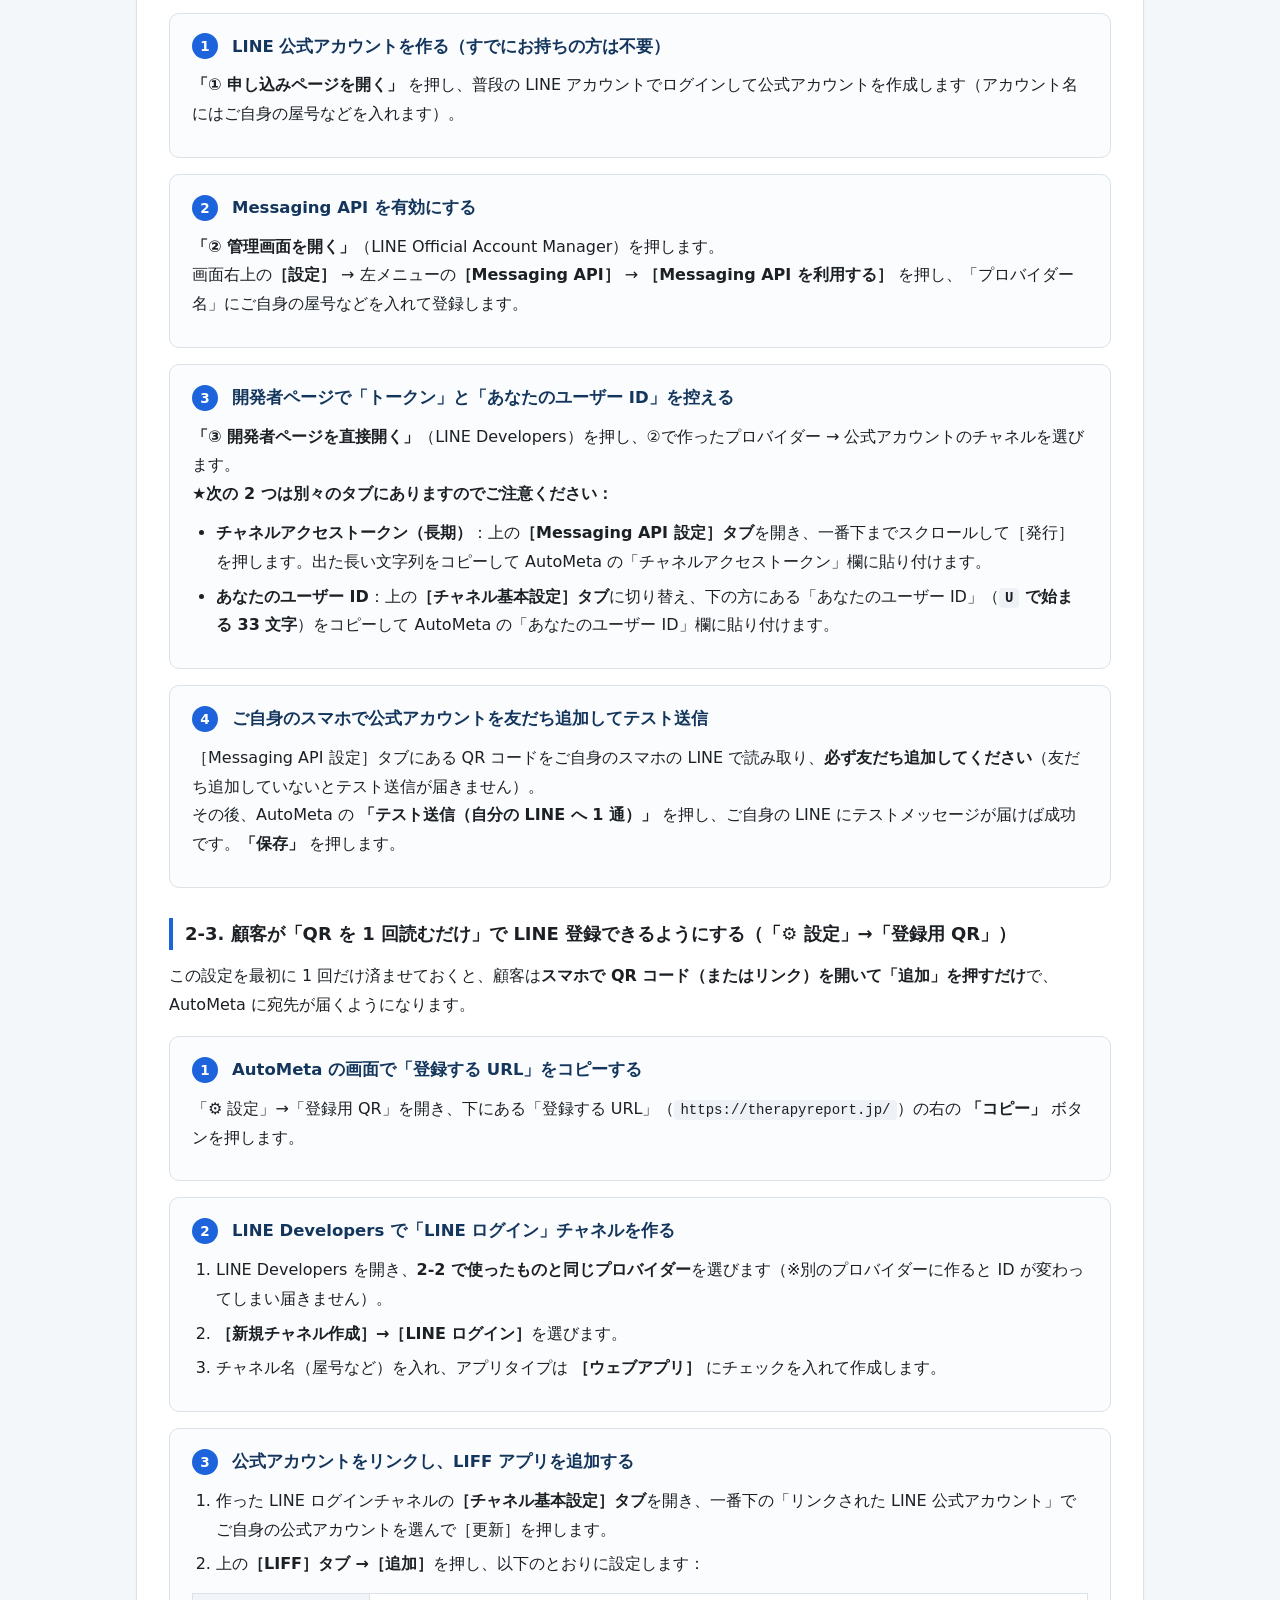
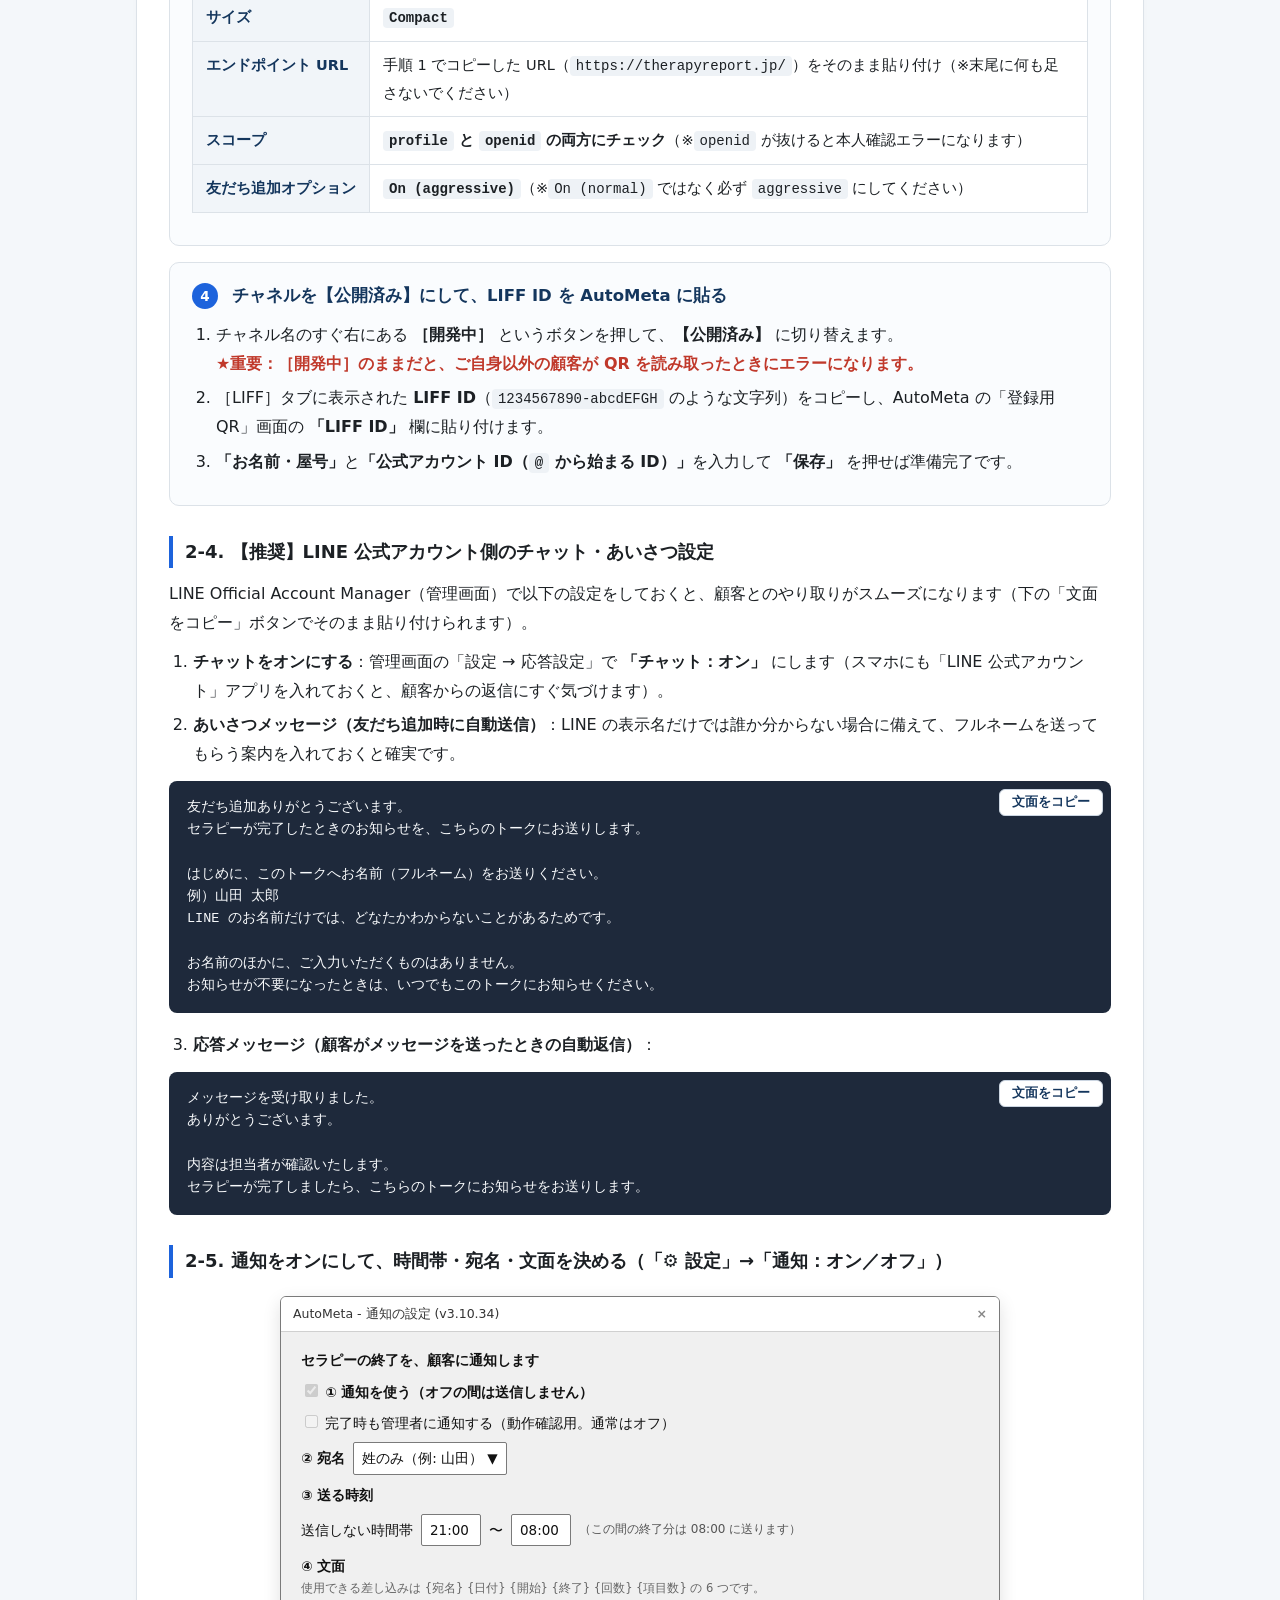
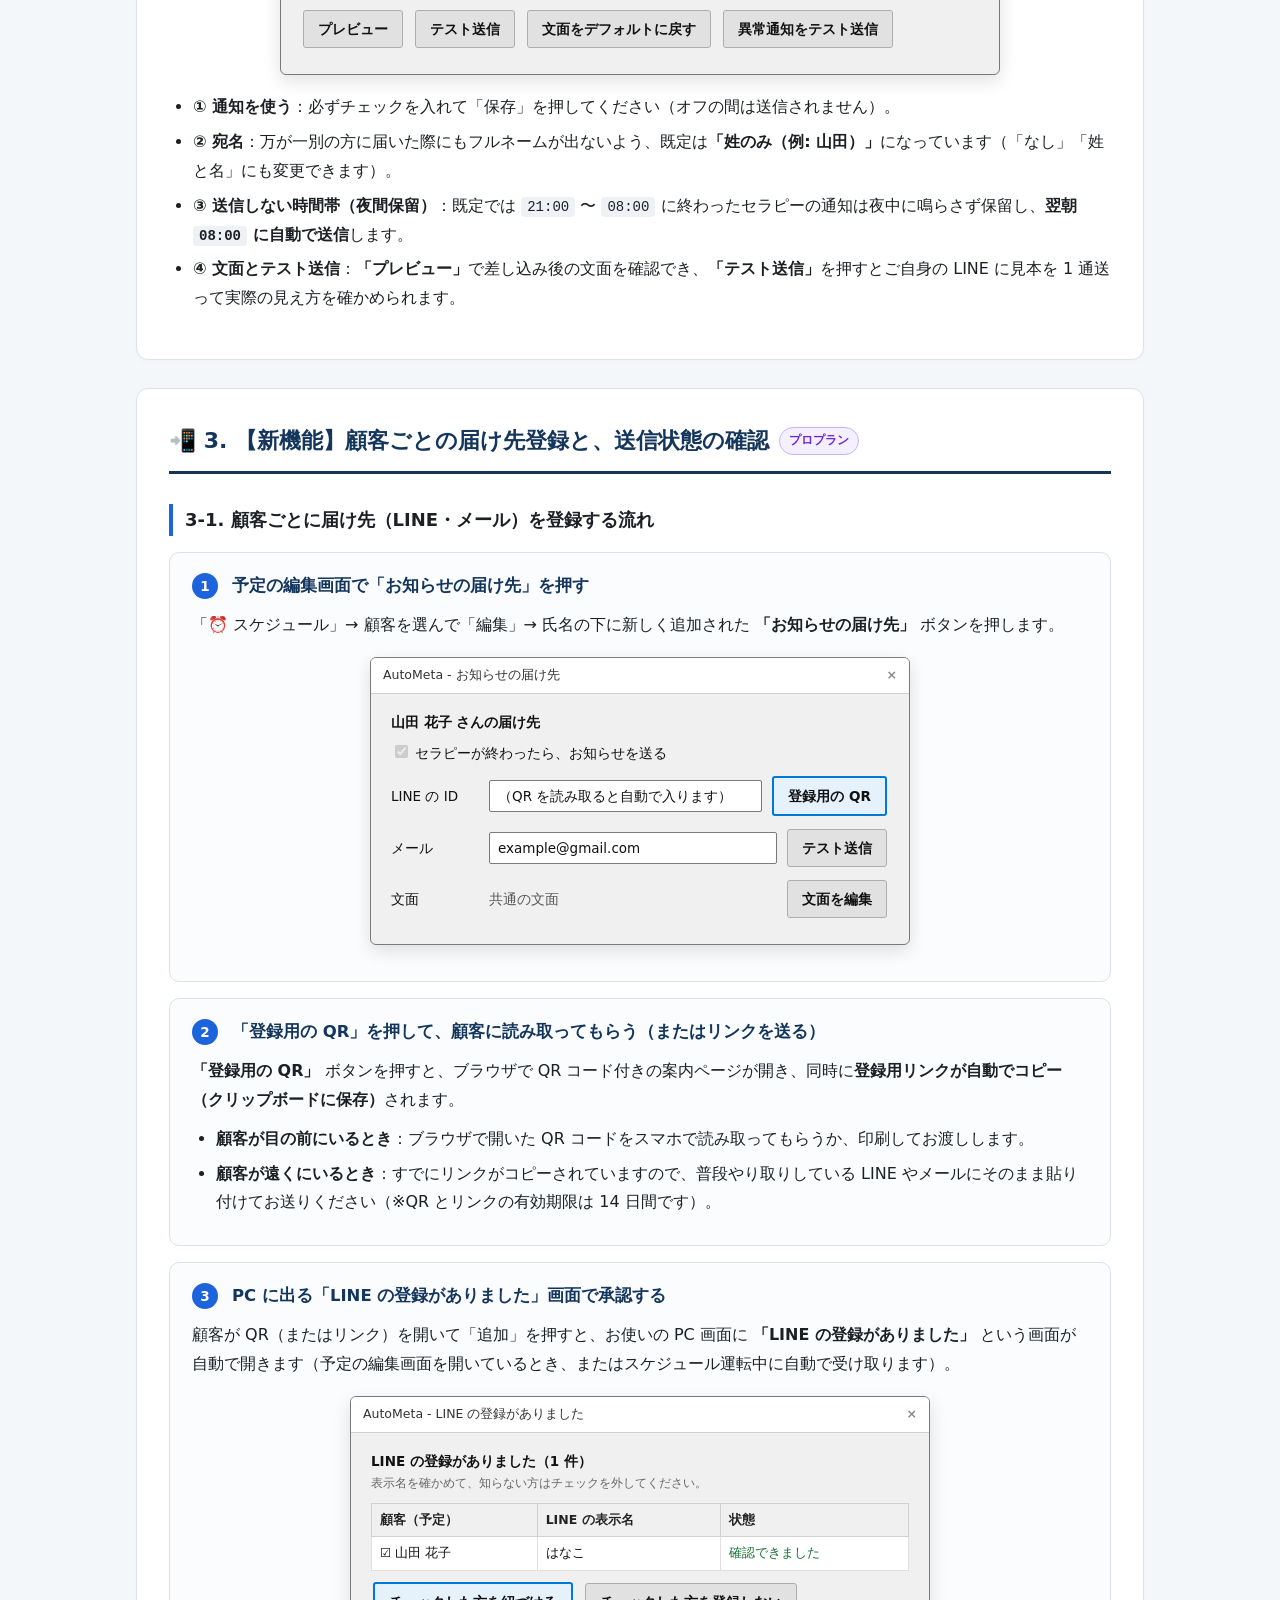
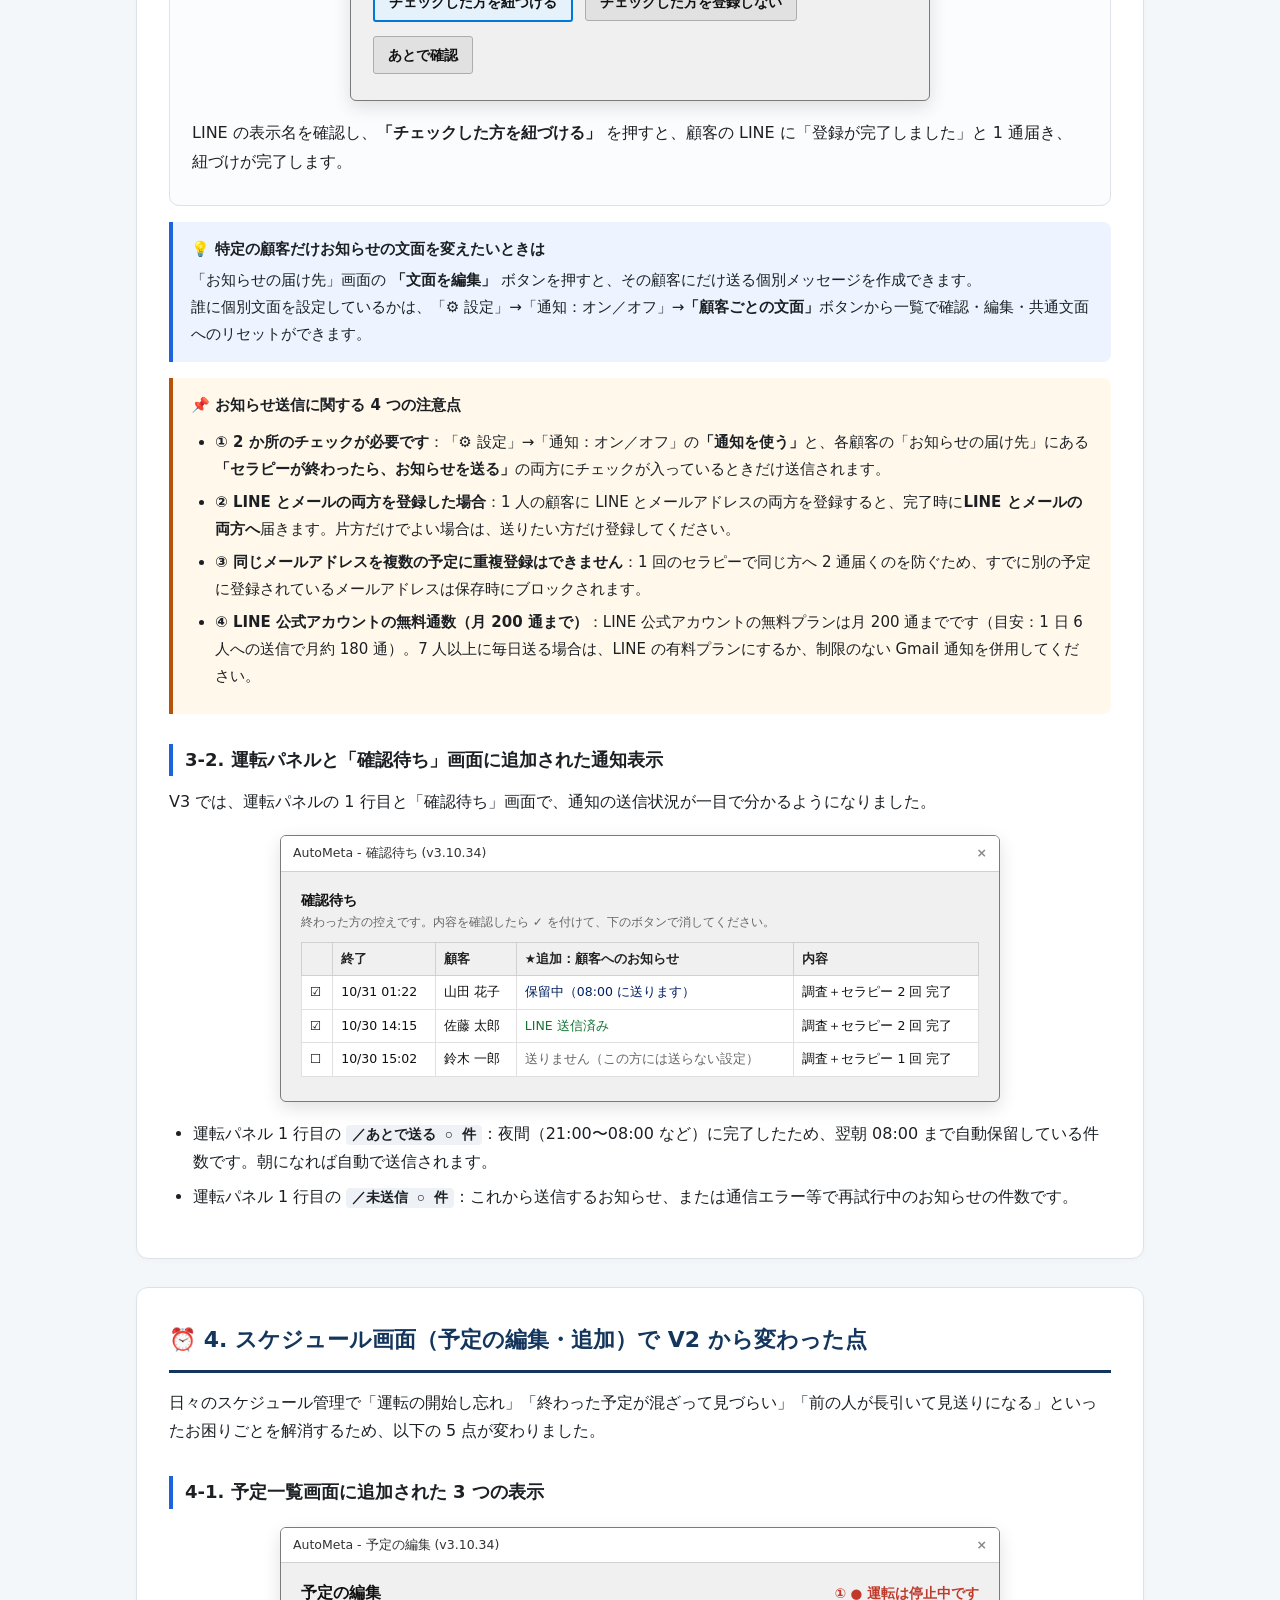
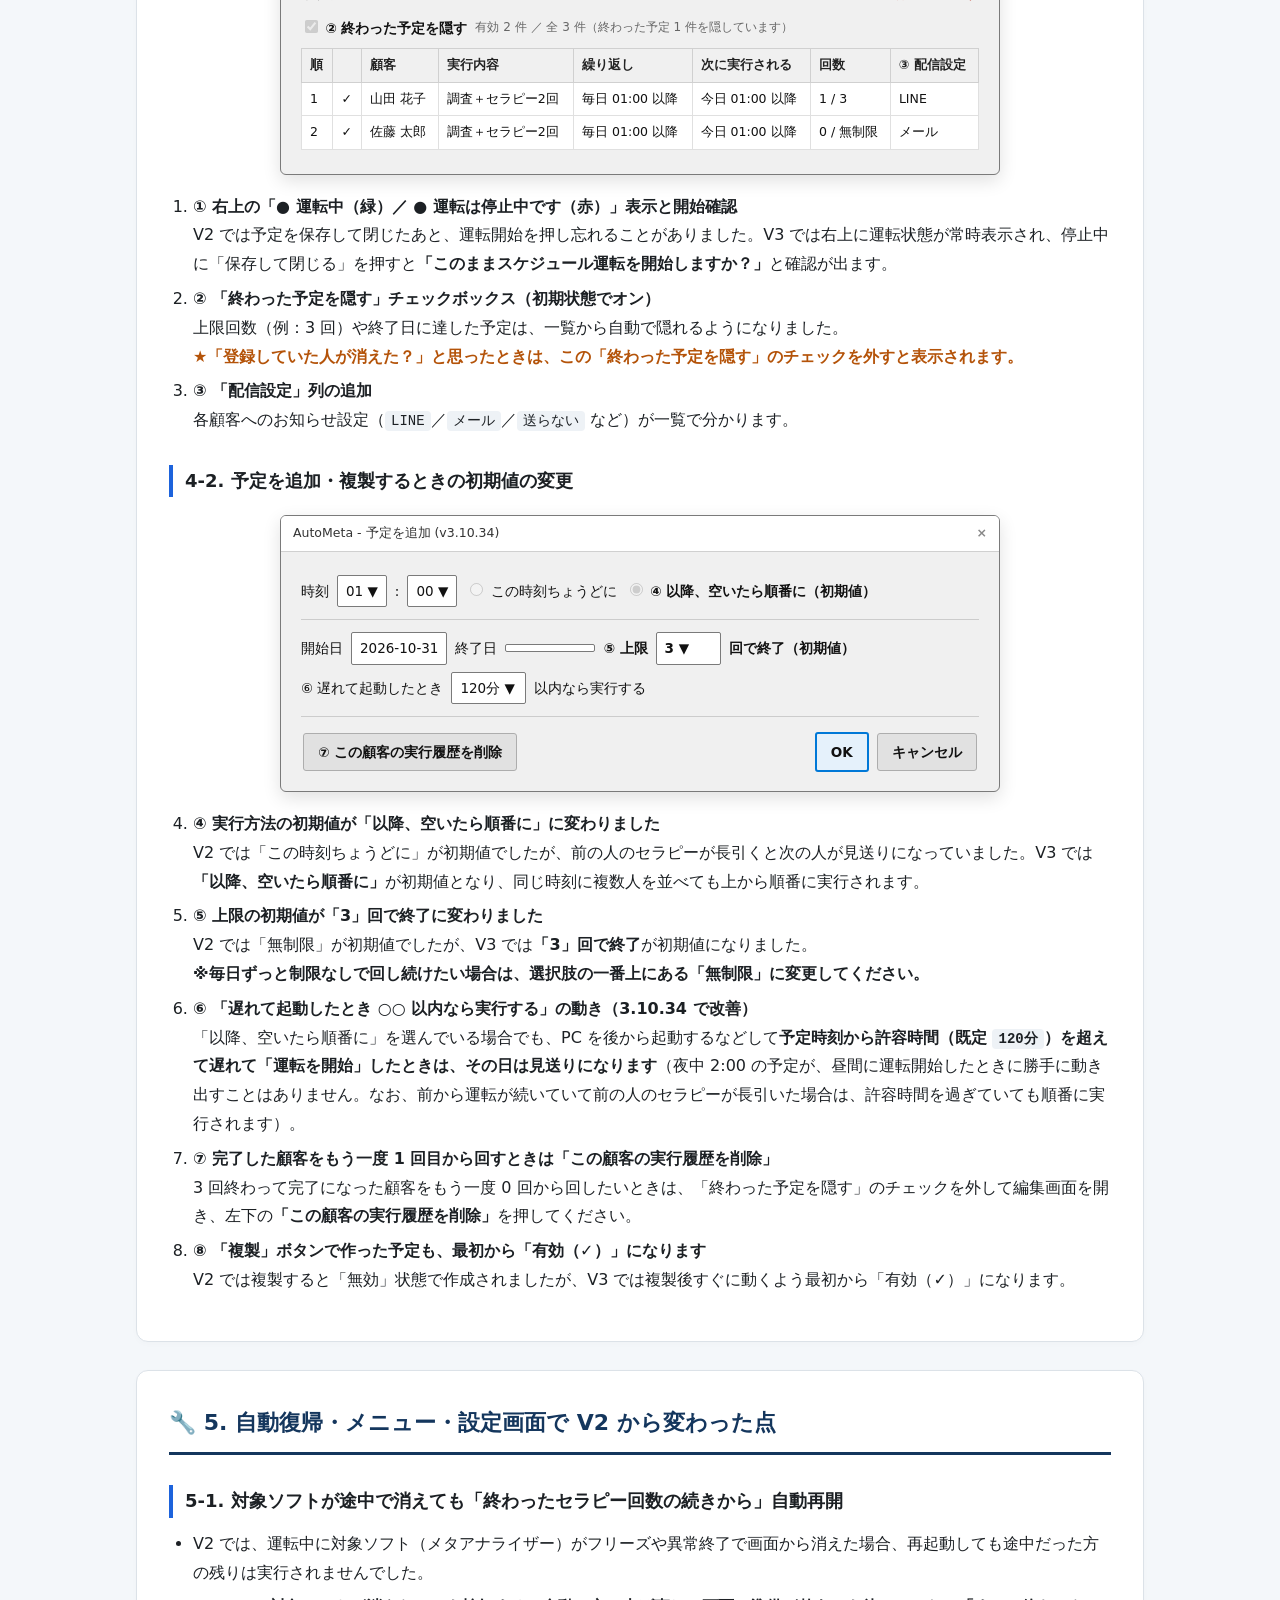
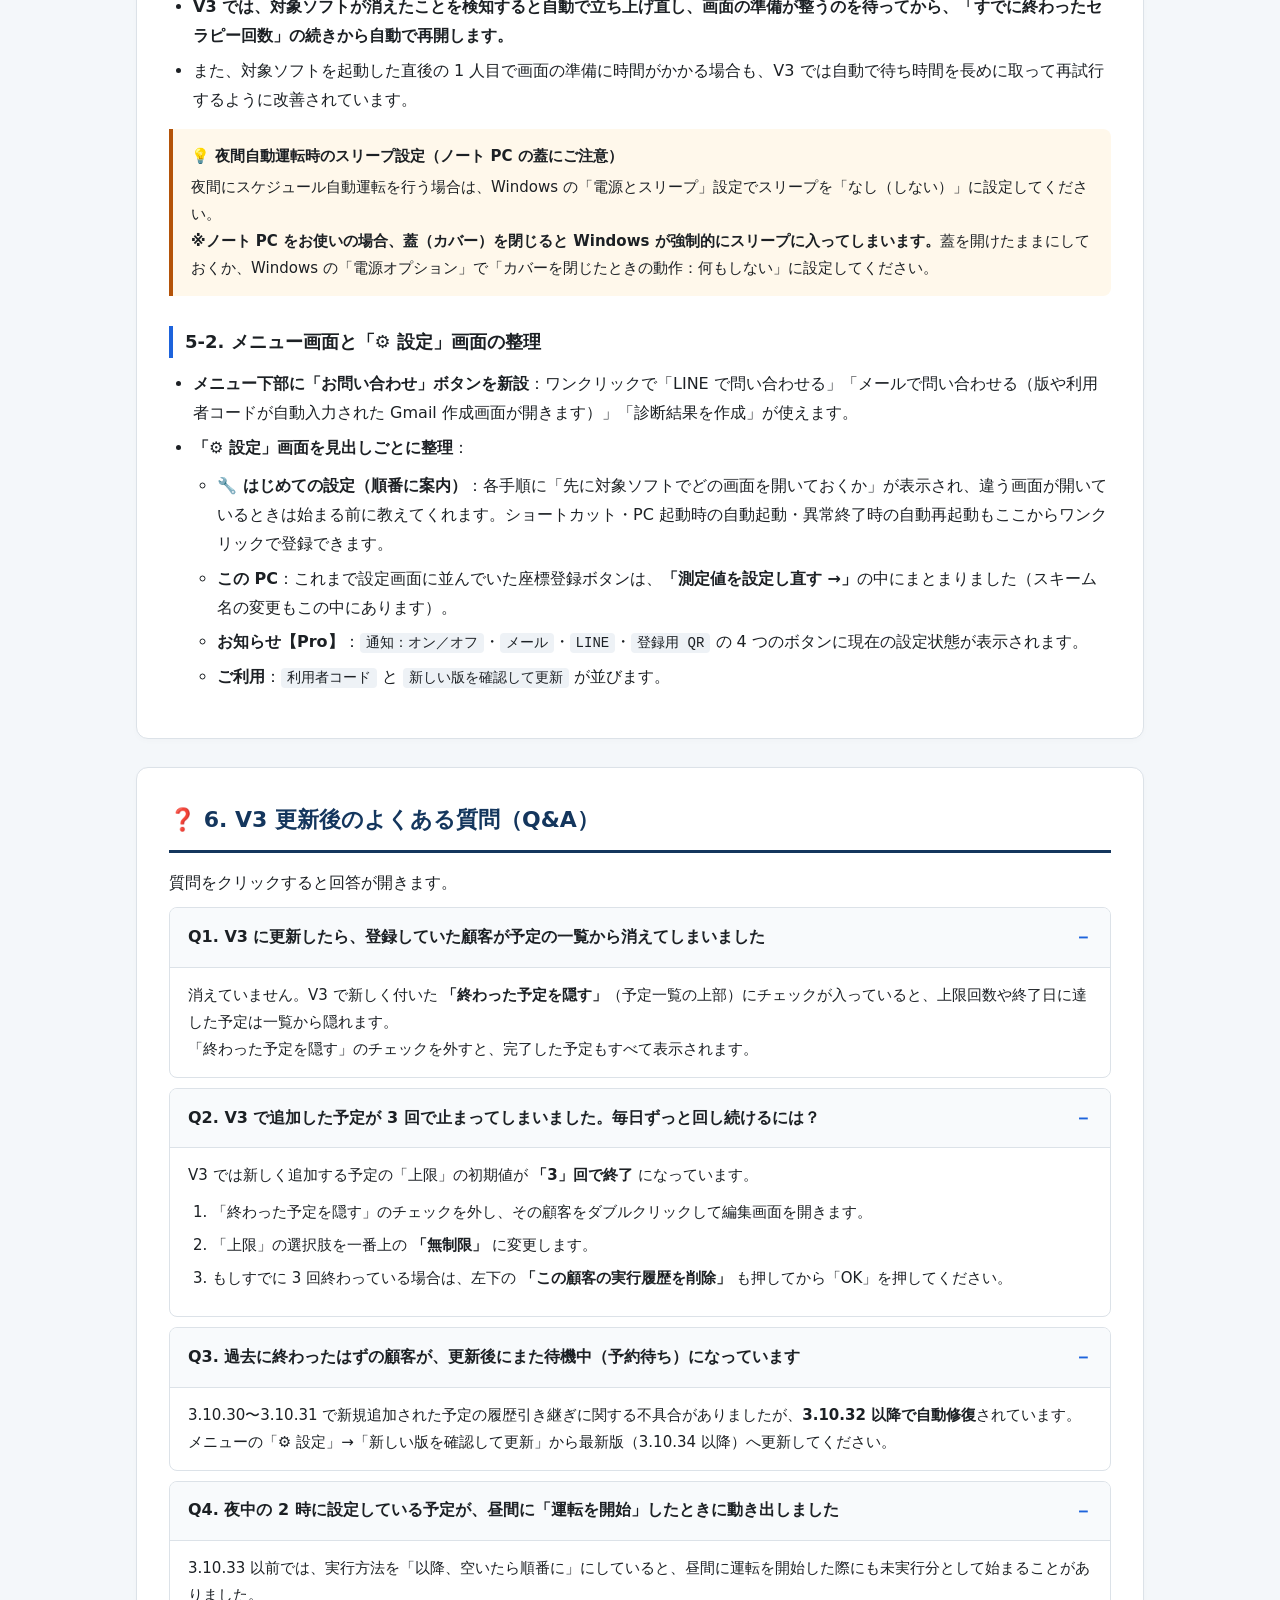
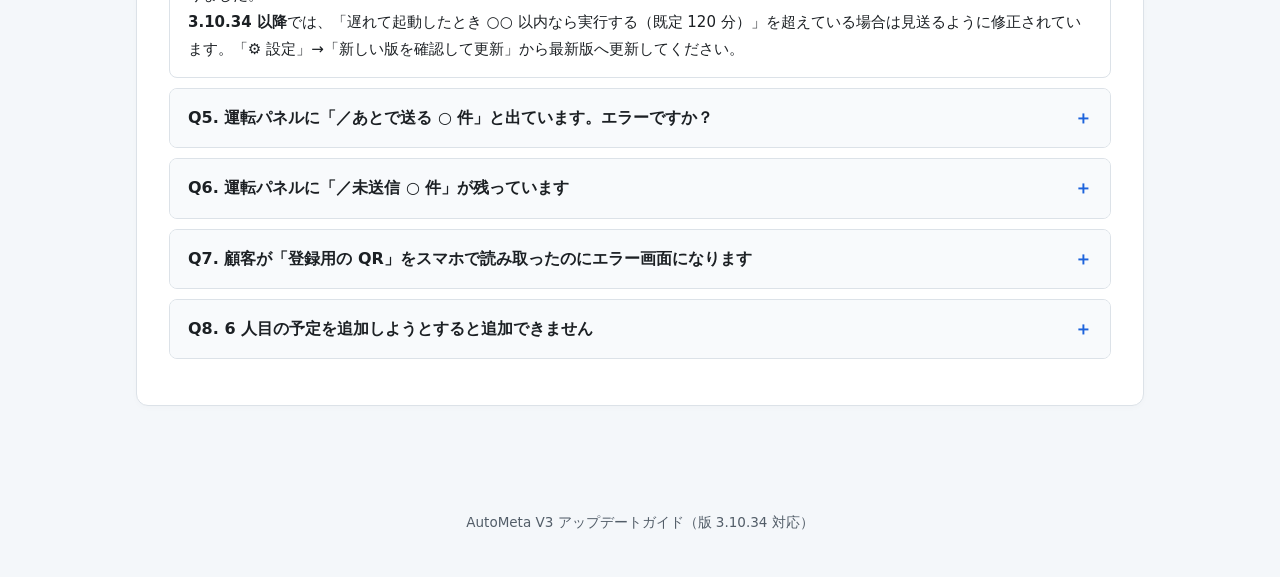
<file: autometa-v3/index.html>
<!DOCTYPE html>
<html lang="ja">
<head>
<meta charset="utf-8">
<meta name="viewport" content="width=device-width, initial-scale=1">
<title>AutoMeta V3 アップデートガイド｜V2 からの変更点・新機能（お知らせ機能）の使い方</title>
<style>
  :root {
    --ink: #1c2024;
    --sub: #525d68;
    --line: #dce2e8;
    --bg: #f4f7fa;
    --card: #ffffff;
    --navy: #14365d;
    --accent: #1d63dc;
    --accent-soft: #edf4ff;
    --ok: #137333;
    --ok-soft: #eefaf1;
    --warn: #b45309;
    --warn-soft: #fff8eb;
    --ng: #c0392b;
    --ng-soft: #fdf0ee;
    --pro: #6d28d9;
    --pro-soft: #f5f0ff;
    --win-bg: #f0f0f0;
  }
  * { box-sizing: border-box; }
  html { scroll-behavior: smooth; }
  body {
    margin: 0;
    padding: 0;
    background: var(--bg);
    color: var(--ink);
    font-family: "Meiryo UI", "Hiragino Sans", "Yu Gothic UI", system-ui, sans-serif;
    line-height: 1.8;
    font-size: 16px;
  }

  /* Header & Hero */
  .hero {
    background: linear-gradient(135deg, #0f2942 0%, #1d4e89 100%);
    color: #fff;
    padding: 36px 20px 28px;
    border-bottom: 4px solid #3b82f6;
  }
  .hero-inner {
    max-width: 1040px;
    margin: 0 auto;
  }
  .hero-badge {
    display: inline-block;
    background: rgba(255,255,255,0.16);
    border: 1px solid rgba(255,255,255,0.3);
    color: #fff;
    font-size: 13px;
    font-weight: 700;
    padding: 3px 12px;
    border-radius: 999px;
    margin-bottom: 10px;
  }
  .hero h1 {
    margin: 0 0 10px;
    font-size: 27px;
    letter-spacing: 0.02em;
    line-height: 1.35;
  }
  .hero p {
    margin: 0;
    color: #dbeafe;
    font-size: 15px;
    max-width: 860px;
  }

  /* Sticky Top Navigation */
  .topnav {
    position: sticky;
    top: 0;
    z-index: 100;
    background: rgba(255,255,255,0.97);
    backdrop-filter: blur(8px);
    border-bottom: 1px solid var(--line);
    box-shadow: 0 2px 8px rgba(0,0,0,0.04);
  }
  .topnav-inner {
    max-width: 1040px;
    margin: 0 auto;
    padding: 8px 16px;
    display: flex;
    gap: 6px;
    overflow-x: auto;
    white-space: nowrap;
  }
  .topnav a {
    display: inline-block;
    text-decoration: none;
    color: var(--ink);
    font-size: 13.5px;
    font-weight: 700;
    padding: 6px 12px;
    border-radius: 6px;
    border: 1px solid transparent;
    transition: all 0.15s;
  }
  .topnav a:hover {
    background: var(--accent-soft);
    color: var(--accent);
    border-color: #bfd6ff;
  }
  .topnav a.nav-pro {
    background: var(--pro-soft);
    color: var(--pro);
    border-color: #ddd6fe;
  }

  /* Layout */
  .container {
    max-width: 1040px;
    margin: 28px auto 80px;
    padding: 0 16px;
  }
  .section-card {
    background: var(--card);
    border: 1px solid var(--line);
    border-radius: 12px;
    padding: 32px 32px 36px;
    margin-bottom: 28px;
    box-shadow: 0 2px 6px rgba(0,0,0,0.02);
  }
  @media (max-width: 680px) {
    .section-card { padding: 22px 16px 26px; }
    .hero h1 { font-size: 22px; }
  }

  h2 {
    margin: 0 0 16px;
    padding-bottom: 10px;
    border-bottom: 3px solid var(--navy);
    font-size: 22px;
    color: var(--navy);
    display: flex;
    align-items: center;
    gap: 10px;
    flex-wrap: wrap;
  }
  h3 {
    margin: 30px 0 12px;
    font-size: 18px;
    color: var(--ink);
    padding-left: 12px;
    border-left: 4px solid var(--accent);
  }
  h4 {
    margin: 20px 0 8px;
    font-size: 16px;
    color: var(--navy);
  }
  p { margin: 10px 0; }
  ul, ol { margin: 10px 0; padding-left: 24px; }
  li { margin: 6px 0; }

  /* Badges */
  .badge {
    display: inline-block;
    font-size: 12px;
    font-weight: 700;
    padding: 2px 9px;
    border-radius: 999px;
    vertical-align: middle;
  }
  .badge-pro { background: var(--pro-soft); color: var(--pro); border: 1px solid #c4b5fd; }
  .badge-new { background: #fee2e2; color: #b91c1c; border: 1px solid #fca5a5; }
  .badge-chg { background: #fef3c7; color: #92400e; border: 1px solid #fcd34d; }

  .num-circle {
    display: inline-flex;
    align-items: center;
    justify-content: center;
    width: 26px;
    height: 26px;
    border-radius: 50%;
    background: var(--accent);
    color: #fff;
    font-weight: 700;
    font-size: 13.5px;
    margin-right: 6px;
    flex-shrink: 0;
  }

  /* Callout Boxes */
  .box {
    border-left: 4px solid;
    padding: 14px 18px;
    margin: 16px 0;
    border-radius: 0 8px 8px 0;
    font-size: 15px;
  }
  .box-title {
    font-weight: 700;
    display: block;
    margin-bottom: 4px;
  }
  .box-info { border-color: var(--accent); background: var(--accent-soft); }
  .box-ok   { border-color: var(--ok); background: var(--ok-soft); }
  .box-warn { border-color: var(--warn); background: var(--warn-soft); }
  .box-ng   { border-color: var(--ng); background: var(--ng-soft); }
  .box-pro  { border-color: var(--pro); background: var(--pro-soft); }

  /* Tables */
  .table-wrap { overflow-x: auto; margin: 14px 0; }
  table {
    border-collapse: collapse;
    width: 100%;
    font-size: 14.5px;
    background: #fff;
  }
  th, td {
    border: 1px solid var(--line);
    padding: 10px 13px;
    text-align: left;
    vertical-align: top;
  }
  th {
    background: #f1f5f9;
    color: var(--navy);
    font-weight: 700;
    white-space: nowrap;
  }

  /* Windows GUI Mockup Styles */
  .win-mock {
    background: var(--win-bg);
    border: 1px solid #7a7a7a;
    border-radius: 6px;
    box-shadow: 0 6px 18px rgba(0,0,0,0.12);
    max-width: 720px;
    margin: 18px auto;
    overflow: hidden;
    font-size: 13.5px;
    color: #111;
  }
  .win-titlebar {
    background: #ffffff;
    border-bottom: 1px solid #d0d0d0;
    padding: 6px 12px;
    font-size: 12.5px;
    color: #333;
    display: flex;
    justify-content: space-between;
    align-items: center;
  }
  .win-close { color: #888; font-weight: bold; }
  .win-body { padding: 16px 20px; }
  .win-hr { border: 0; border-top: 1px solid #ccc; margin: 12px 0; }
  .win-btn {
    display: inline-block;
    background: #e1e1e1;
    border: 1px solid #adadad;
    border-radius: 3px;
    padding: 6px 14px;
    font-weight: 600;
    color: #111;
    text-align: center;
    margin: 3px 2px;
  }
  .win-btn-primary {
    border: 2px solid #0078d7;
    background: #e5f1fb;
  }
  .win-input {
    display: inline-block;
    background: #fff;
    border: 1px solid #7a7a7a;
    padding: 3px 8px;
    border-radius: 2px;
    min-width: 90px;
  }
  .win-row {
    display: flex;
    align-items: center;
    gap: 8px;
    flex-wrap: wrap;
    margin: 7px 0;
  }
  .win-section-label {
    color: #002060;
    font-weight: 700;
    margin: 10px 0 4px;
    font-size: 13.5px;
  }
  .win-table {
    width: 100%;
    background: #fff;
    border: 1px solid #a0a0a0;
    font-size: 12.5px;
    margin: 8px 0;
  }
  .win-table th {
    background: #f0f0f0;
    color: #222;
    padding: 5px 8px;
    border: 1px solid #d0d0d0;
  }
  .win-table td {
    padding: 5px 8px;
    border: 1px solid #e0e0e0;
  }

  /* Step Cards */
  .step-box {
    border: 1px solid var(--line);
    border-radius: 10px;
    padding: 18px 22px;
    margin: 16px 0;
    background: #fafcfe;
  }
  .step-box h4 {
    margin-top: 0;
    display: flex;
    align-items: center;
    gap: 8px;
    font-size: 16.5px;
  }

  /* Copyable Code / Template Block */
  .copy-wrap {
    position: relative;
    margin: 12px 0 18px;
  }
  .copy-btn {
    position: absolute;
    top: 8px;
    right: 8px;
    background: #fff;
    color: var(--navy);
    border: 1px solid #cbd5e1;
    border-radius: 6px;
    padding: 4px 12px;
    font-size: 12.5px;
    font-weight: 700;
    cursor: pointer;
  }
  .copy-btn:hover { background: var(--accent-soft); color: var(--accent); }
  pre.tpl {
    background: #1e293b;
    color: #f8fafc;
    padding: 16px 18px;
    border-radius: 8px;
    overflow-x: auto;
    font-family: "Meiryo UI", Consolas, monospace;
    font-size: 13.5px;
    line-height: 1.65;
    margin: 0;
    white-space: pre-wrap;
  }

  /* FAQ Accordion */
  details.faq {
    border: 1px solid var(--line);
    border-radius: 8px;
    margin: 10px 0;
    background: #fff;
    overflow: hidden;
  }
  details.faq summary {
    padding: 13px 18px;
    font-weight: 700;
    cursor: pointer;
    background: #f8fafc;
    list-style: none;
    display: flex;
    justify-content: space-between;
    align-items: center;
  }
  details.faq summary::-webkit-details-marker { display: none; }
  details.faq summary::after {
    content: "＋";
    font-weight: 700;
    color: var(--accent);
    font-size: 18px;
  }
  details.faq[open] summary::after { content: "－"; }
  details.faq .faq-body {
    padding: 14px 18px;
    border-top: 1px solid var(--line);
    font-size: 15px;
  }

  code {
    background: #eef2f6;
    padding: 2px 6px;
    border-radius: 4px;
    font-family: Consolas, monospace;
    font-size: 14px;
  }
  kbd {
    background: #334155;
    color: #fff;
    padding: 2px 7px;
    border-radius: 4px;
    font-size: 13px;
    font-family: Consolas, monospace;
  }

  footer {
    text-align: center;
    color: var(--sub);
    font-size: 13.5px;
    padding: 24px 16px 48px;
  }
  @media print {
    .topnav, .copy-btn { display: none; }
    body { background: #fff; }
    .section-card { box-shadow: none; border: 1px solid #ccc; page-break-inside: avoid; }
  }
</style>
</head>
<body>

<!-- Hero -->
<header class="hero">
  <div class="hero-inner">
    <span class="hero-badge">V2 → V3 バージョン更新のご案内（版 3.10.34 対応）</span>
    <h1>AutoMeta V3 アップデートガイド</h1>
    <p>このページは、<strong>AutoMeta を V2 から V3 へ更新された方</strong>に向けて、<strong>「V2 と比べてどこが変わったか」</strong>と<strong>「V3 で新しく追加された機能（LINE・メールでのお知らせ機能など）の設定・使い方」</strong>をまとめた専用ガイドです。<br>
    <span style="font-size:13.5px;opacity:0.9;">※ 初回セットアップや基本的な使い方の全体マニュアルは <a href="/guide/" style="color:#fff;font-weight:700;text-decoration:underline;">AutoMeta 公式ご利用ガイド（/guide/）</a> をご覧ください。</span></p>
  </div>
</header>

<!-- Sticky Navigation -->
<nav class="topnav" aria-label="目次">
  <div class="topnav-inner">
    <a href="#summary">📋 1. V2→V3 変更点一覧</a>
    <a href="#notify-setup" class="nav-pro">📩 2. 新機能：お知らせの初期設定【Pro】</a>
    <a href="#notify-daily" class="nav-pro">📲 3. 新機能：顧客への通知・QR登録【Pro】</a>
    <a href="#schedule-diff">⏰ 4. スケジュール画面の変更点</a>
    <a href="#other-diff">🔧 5. 自動復帰・メニュー・設定の変更点</a>
    <a href="#faq">❓ 6. 更新後のよくある質問（Q&A）</a>
  </div>
</nav>

<main class="container">

  <!-- ===================================================================== -->
  <!-- SECTION 1: V2 -> V3 変更点一覧                                        -->
  <!-- ===================================================================== -->
  <section id="summary" class="section-card">
    <h2>📋 1. V2 から V3 で変わったこと（全体まとめ）</h2>
    <p>V2 から V3 へ更新しても、<strong>これまで登録していた顧客・予定・座標の設定はすべてそのまま引き継がれます。</strong><br>
    V3 で新しく追加された機能と、V2 から動きが変わった箇所は以下のとおりです。</p>

    <div class="table-wrap">
      <table>
        <thead>
          <tr>
            <th>区分</th>
            <th>項目</th>
            <th>V2 までの動き</th>
            <th>V3（現在）の動き・ご注意点</th>
          </tr>
        </thead>
        <tbody>
          <tr>
            <td><span class="badge badge-pro">新機能</span></td>
            <td><strong>完了通知・異常通知（LINE／メール）</strong></td>
            <td>通知機能なし（画面の「確認待ち」で見るのみ）</td>
            <td><strong>ご自身の LINE 公式アカウント・Gmail から自動送信</strong>（プロプラン）<br>
              ・<strong>顧客本人へ</strong>：スケジュール運転での完了通知（夜間は翌朝まで自動保留）<br>
              ・<strong>ご自身へ</strong>：失敗・要確認・対象ソフト停止時の即時通知<br>
              ・<strong>QR を 1 回読むだけ</strong>で顧客の LINE を簡単に紐づけ可能（<a href="#notify-setup">第 2・3 章</a>）</td>
          </tr>
          <tr>
            <td><span class="badge badge-new">新機能</span></td>
            <td><strong>通知状態の一覧表示</strong></td>
            <td>なし</td>
            <td>・予定一覧に<strong>「配信設定」列</strong>が追加<br>
              ・「確認待ち」画面に<strong>「顧客へのお知らせ」列</strong>が追加され、<code>LINE 送信済み</code>／<code>保留中（08:00 に送ります）</code>／<code>送りません</code> が一目で分かる（<a href="#notify-daily">第 3 章</a>）</td>
          </tr>
          <tr>
            <td><span class="badge badge-chg">仕様変更</span></td>
            <td><strong>新規追加する予定の初期値<br>（上限・実行方法・複製）</strong></td>
            <td>・上限：<strong>無制限</strong><br>・実行方法：<strong>この時刻ちょうどに</strong><br>・複製時：<strong>無効</strong>で作成</td>
            <td>・上限：<strong>3 回で終了</strong>（※毎日ずっと制限なしで続ける場合は<strong>「無制限」</strong>に変更してください）<br>
              ・実行方法：<strong>以降、空いたら順番に</strong>（前の人が長引いても見送られず順番に実行）<br>
              ・複製時：最初から<strong>有効（✓）</strong>で作成（<a href="#schedule-diff">第 4 章</a>）</td>
          </tr>
          <tr>
            <td><span class="badge badge-new">新機能</span></td>
            <td><strong>「終わった予定を隠す」チェック</strong></td>
            <td>上限に達した予定もすべて一覧に並び続けていた</td>
            <td>予定一覧の上部に<strong>「終わった予定を隠す」</strong>（初期状態でオン）を追加。<br>
              完了した予定は自動で隠れます。<strong>「登録した人が消えた？」と思ったときはチェックを外すと表示されます</strong>（<a href="#schedule-diff">第 4 章</a>）</td>
          </tr>
          <tr>
            <td><span class="badge badge-new">新機能</span></td>
            <td><strong>運転状態の常時表示と、開始し忘れ防止</strong></td>
            <td>予定を保存して閉じたあと、運転開始を押し忘れることがあった</td>
            <td>予定一覧の右上に<strong>「● 運転中（緑）」／「● 運転は停止中です（赤）」</strong>を常時表示。<br>
              停止中に「保存して閉じる」を押すと、<strong>「このままスケジュール運転を開始しますか？」</strong>と確認が出ます（<a href="#schedule-diff">第 4 章</a>）</td>
          </tr>
          <tr>
            <td><span class="badge badge-new">新機能</span></td>
            <td><strong>対象ソフト消失時の「続きから自動再開」</strong></td>
            <td>再起動しても、途中だった人の残りは行わなかった</td>
            <td>運転中に対象ソフトが異常終了・消失した際、自動で立ち上げ直して画面の準備を待ち、<strong>終わったセラピー回数の続きから自動で再開</strong>します（<a href="#other-diff">第 5 章</a>）</td>
          </tr>
          <tr>
            <td><span class="badge badge-chg">画面整理</span></td>
            <td><strong>メニュー・設定画面の整理とプラン区分</strong></td>
            <td>・区分なし<br>・「設定」に全ボタンが並んでいた</td>
            <td>・プラン表示（スタンダードプラン：顧客 5 人まで ／ プロプラン：上限なし・お知らせ機能あり）<br>
              ・メニュー下部に<strong>「お問い合わせ」</strong>を新設し、設定画面を見出しごとに整理（<a href="#other-diff">第 5 章</a>）</td>
          </tr>
        </tbody>
      </table>
    </div>
  </section>

  <!-- ===================================================================== -->
  <!-- SECTION 2: 【新機能】お知らせ機能の初期設定【Pro】                     -->
  <!-- ===================================================================== -->
  <section id="notify-setup" class="section-card">
    <h2>📩 2. 【V3 最大の新機能】お知らせ機能の初期設定 <span class="badge badge-pro">プロプラン</span></h2>
    <p>V3 で新しく追加された「お知らせ機能」では、ご自身の <strong>LINE 公式アカウント</strong> または <strong>Gmail</strong> から、次の 2 種類のお知らせを自動で送ることができます。</p>
    <ul>
      <li><strong>① 顧客本人への完了通知</strong>：スケジュール運転でセラピーが完了したとき、顧客の LINE またはメールへ「本日のセラピーが完了いたしました」とお知らせを送ります（※「1 人だけ今すぐ実行」や「自動セラピー」では誤送信防止のため送信しません）。</li>
      <li><strong>② 管理者（ご自身）への異常通知</strong>：スケジュール運転中に「失敗」「要確認」「対象ソフトの停止」が起きたとき、ご自身の LINE やメールへすぐ知らせます。</li>
    </ul>

    <div class="box box-pro">
      <span class="box-title">🔒 プライバシーと安全の仕組み</span>
      <ul>
        <li><strong>差出人はご自身の公式アカウント／Gmail</strong>：当方（開発側）のサーバーを経由せず、お使いの PC から直接送信します。</li>
        <li><strong>個人情報は PC の中だけに暗号化保管</strong>：顧客の氏名やメールアドレス、パスワード・トークンは外部へ送信されず、お使いの PC 内で暗号化されます。</li>
        <li><strong>薬機法・医師法に配慮した初期文面</strong>：効果・効能をうたわず、事実のみをお伝えする文面が既定で入っています。</li>
      </ul>
    </div>

    <p>初期設定は、メニューの <strong>「⚙ 設定」</strong> にある <strong>「お知らせ【Pro】」</strong> の 4 つのボタンから行います（LINE とメールは、使う方だけの設定で構いません）。</p>

    <div class="win-mock" style="max-width:560px;">
      <div class="win-body">
        <div class="win-section-label">お知らせ　【Pro】</div>
        <div style="display:grid;grid-template-columns:1fr 1fr;gap:8px;">
          <div class="win-btn">通知：オン</div>
          <div class="win-btn">メール：設定済み</div>
          <div class="win-btn">LINE：設定済み</div>
          <div class="win-btn">登録用 QR：使えます</div>
        </div>
      </div>
    </div>

    <!-- 2-1: メール設定 -->
    <h3>2-1. メール（Gmail）を使う場合の設定（「⚙ 設定」→「メール」）</h3>
    <p>Gmail から送信するには、普段のログインパスワードではなく、Google が発行する<strong>16 桁の「アプリパスワード」</strong>を使います。画面内のボタンから直接 Google の設定ページを開けます。</p>

    <div class="step-box">
      <h4><span class="num-circle">1</span> Google の 2 段階認証をオンにする</h4>
      <p>AutoMeta の「メールの設定」画面にある <strong>「① 設定ページを開く」</strong> を押し、Google アカウントの 2 段階認証をオンにします（すでにオンの方はそのまま②へ進みます）。</p>
    </div>
    <div class="step-box">
      <h4><span class="num-circle">2</span> アプリパスワード（16 桁）を発行する</h4>
      <p><strong>「② 発行ページを開く」</strong> を押します。<br>
      アプリ名に <code>AutoMeta</code> と入力して［作成］を押すと、黄色い枠に <strong>16 桁の英字</strong>（4 桁×4 組）が表示されますのでコピーします。</p>
    </div>
    <div class="step-box">
      <h4><span class="num-circle">3</span> AutoMeta に貼り付けて「テスト送信」を押す</h4>
      <ul>
        <li><strong>差出人（Gmail のアドレス）</strong>：ご自身の <code>○○@gmail.com</code> を入力します。</li>
        <li><strong>アプリパスワード</strong>：コピーした 16 桁を貼り付けます（空白はそのままで構いません。自動で取り除かれます）。</li>
        <li><strong>異常の知らせ先</strong>：空欄のままで差出人と同じアドレスへ届きます。</li>
      </ul>
      <p><strong>「テスト送信（自分宛に 1 通）」</strong> を押し、ご自身のメールに届けば完了です。<strong>「保存」</strong> を押して閉じます。</p>
    </div>

    <!-- 2-2: LINE設定 -->
    <h3>2-2. LINE 公式アカウントを使う場合の設定（「⚙ 設定」→「LINE」）</h3>
    <p>ご自身の屋号などの「LINE 公式アカウント（無料プランで月 200 通まで送信可能）」から LINE を送る設定です。画面の ①〜⑤ のボタンに沿って順番に進めます。</p>

    <div class="step-box">
      <h4><span class="num-circle">1</span> LINE 公式アカウントを作る（すでにお持ちの方は不要）</h4>
      <p><strong>「① 申し込みページを開く」</strong> を押し、普段の LINE アカウントでログインして公式アカウントを作成します（アカウント名にはご自身の屋号などを入れます）。</p>
    </div>

    <div class="step-box">
      <h4><span class="num-circle">2</span> Messaging API を有効にする</h4>
      <p><strong>「② 管理画面を開く」</strong>（LINE Official Account Manager）を押します。<br>
      画面右上の<strong>［設定］</strong> → 左メニューの<strong>［Messaging API］</strong> → <strong>［Messaging API を利用する］</strong> を押し、「プロバイダー名」にご自身の屋号などを入れて登録します。</p>
    </div>

    <div class="step-box">
      <h4><span class="num-circle">3</span> 開発者ページで「トークン」と「あなたのユーザー ID」を控える</h4>
      <p><strong>「③ 開発者ページを直接開く」</strong>（LINE Developers）を押し、②で作ったプロバイダー → 公式アカウントのチャネルを選びます。<br>
      <strong>★次の 2 つは別々のタブにありますのでご注意ください：</strong></p>
      <ul>
        <li><strong>チャネルアクセストークン（長期）</strong>：上の<strong>［Messaging API 設定］タブ</strong>を開き、一番下までスクロールして［発行］を押します。出た長い文字列をコピーして AutoMeta の「チャネルアクセストークン」欄に貼り付けます。</li>
        <li><strong>あなたのユーザー ID</strong>：上の<strong>［チャネル基本設定］タブ</strong>に切り替え、下の方にある「あなたのユーザー ID」（<strong><code>U</code> で始まる 33 文字</strong>）をコピーして AutoMeta の「あなたのユーザー ID」欄に貼り付けます。</li>
      </ul>
    </div>

    <div class="step-box">
      <h4><span class="num-circle">4</span> ご自身のスマホで公式アカウントを友だち追加してテスト送信</h4>
      <p>［Messaging API 設定］タブにある QR コードをご自身のスマホの LINE で読み取り、<strong>必ず友だち追加してください</strong>（友だち追加していないとテスト送信が届きません）。<br>
      その後、AutoMeta の <strong>「テスト送信（自分の LINE へ 1 通）」</strong> を押し、ご自身の LINE にテストメッセージが届けば成功です。<strong>「保存」</strong> を押します。</p>
    </div>

    <!-- 2-3: 登録用QR（LIFF）の設定 -->
    <h3>2-3. 顧客が「QR を 1 回読むだけ」で LINE 登録できるようにする（「⚙ 設定」→「登録用 QR」）</h3>
    <p>この設定を最初に 1 回だけ済ませておくと、顧客は<strong>スマホで QR コード（またはリンク）を開いて「追加」を押すだけ</strong>で、AutoMeta に宛先が届くようになります。</p>

    <div class="step-box">
      <h4><span class="num-circle">1</span> AutoMeta の画面で「登録する URL」をコピーする</h4>
      <p>「⚙ 設定」→「登録用 QR」を開き、下にある「登録する URL」（<code>https://therapyreport.jp/</code>）の右の <strong>「コピー」</strong> ボタンを押します。</p>
    </div>

    <div class="step-box">
      <h4><span class="num-circle">2</span> LINE Developers で「LINE ログイン」チャネルを作る</h4>
      <ol>
        <li>LINE Developers を開き、<strong>2-2 で使ったものと同じプロバイダー</strong>を選びます（※別のプロバイダーに作ると ID が変わってしまい届きません）。</li>
        <li><strong>［新規チャネル作成］→［LINE ログイン］</strong>を選びます。</li>
        <li>チャネル名（屋号など）を入れ、アプリタイプは <strong>［ウェブアプリ］</strong> にチェックを入れて作成します。</li>
      </ol>
    </div>

    <div class="step-box">
      <h4><span class="num-circle">3</span> 公式アカウントをリンクし、LIFF アプリを追加する</h4>
      <ol>
        <li>作った LINE ログインチャネルの<strong>［チャネル基本設定］タブ</strong>を開き、一番下の「リンクされた LINE 公式アカウント」でご自身の公式アカウントを選んで［更新］を押します。</li>
        <li>上の<strong>［LIFF］タブ →［追加］</strong>を押し、以下のとおりに設定します：</li>
      </ol>
      <div class="table-wrap">
        <table>
          <tbody>
            <tr><th>サイズ</th><td><strong><code>Compact</code></strong></td></tr>
            <tr><th>エンドポイント URL</th><td>手順 1 でコピーした URL（<code>https://therapyreport.jp/</code>）をそのまま貼り付け（※末尾に何も足さないでください）</td></tr>
            <tr><th>スコープ</th><td><strong><code>profile</code> と <code>openid</code> の両方にチェック</strong>（※<code>openid</code> が抜けると本人確認エラーになります）</td></tr>
            <tr><th>友だち追加オプション</th><td><strong><code>On (aggressive)</code></strong>（※<code>On (normal)</code> ではなく必ず <code>aggressive</code> にしてください）</td></tr>
          </tbody>
        </table>
      </div>
    </div>

    <div class="step-box">
      <h4><span class="num-circle">4</span> チャネルを【公開済み】にして、LIFF ID を AutoMeta に貼る</h4>
      <ol>
        <li>チャネル名のすぐ右にある <strong>［開発中］</strong> というボタンを押して、<strong>【公開済み】</strong> に切り替えます。<br>
          <span style="color:var(--ng);font-weight:700;">★重要：［開発中］のままだと、ご自身以外の顧客が QR を読み取ったときにエラーになります。</span></li>
        <li>［LIFF］タブに表示された <strong>LIFF ID</strong>（<code>1234567890-abcdEFGH</code> のような文字列）をコピーし、AutoMeta の「登録用 QR」画面の <strong>「LIFF ID」</strong> 欄に貼り付けます。</li>
        <li><strong>「お名前・屋号」</strong>と<strong>「公式アカウント ID（<code>@</code> から始まる ID）」</strong>を入力して <strong>「保存」</strong> を押せば準備完了です。</li>
      </ol>
    </div>

    <!-- 2-4: LINE公式アカウント側の推奨設定 -->
    <h3>2-4. 【推奨】LINE 公式アカウント側のチャット・あいさつ設定</h3>
    <p>LINE Official Account Manager（管理画面）で以下の設定をしておくと、顧客とのやり取りがスムーズになります（下の「文面をコピー」ボタンでそのまま貼り付けられます）。</p>

    <ol>
      <li><strong>チャットをオンにする</strong>：管理画面の「設定 → 応答設定」で <strong>「チャット：オン」</strong> にします（スマホにも「LINE 公式アカウント」アプリを入れておくと、顧客からの返信にすぐ気づけます）。</li>
      <li><strong>あいさつメッセージ（友だち追加時に自動送信）</strong>：LINE の表示名だけでは誰か分からない場合に備えて、フルネームを送ってもらう案内を入れておくと確実です。</li>
    </ol>

    <div class="copy-wrap">
      <button class="copy-btn" onclick="copyText('tpl-greet', this)">文面をコピー</button>
      <pre id="tpl-greet" class="tpl">友だち追加ありがとうございます。
セラピーが完了したときのお知らせを、こちらのトークにお送りします。

はじめに、このトークへお名前（フルネーム）をお送りください。
例）山田 太郎
LINE のお名前だけでは、どなたかわからないことがあるためです。

お名前のほかに、ご入力いただくものはありません。
お知らせが不要になったときは、いつでもこのトークにお知らせください。</pre>
    </div>

    <ol start="3">
      <li><strong>応答メッセージ（顧客がメッセージを送ったときの自動返信）</strong>：</li>
    </ol>
    <div class="copy-wrap">
      <button class="copy-btn" onclick="copyText('tpl-reply', this)">文面をコピー</button>
      <pre id="tpl-reply" class="tpl">メッセージを受け取りました。
ありがとうございます。

内容は担当者が確認いたします。
セラピーが完了しましたら、こちらのトークにお知らせをお送りします。</pre>
    </div>

    <!-- 2-5: 通知の設定（時間帯・宛名・文面） -->
    <h3>2-5. 通知をオンにして、時間帯・宛名・文面を決める（「⚙ 設定」→「通知：オン／オフ」）</h3>

    <div class="win-mock">
      <div class="win-titlebar">
        <span>AutoMeta - 通知の設定 (v3.10.34)</span>
        <span class="win-close">×</span>
      </div>
      <div class="win-body">
        <div style="font-weight:700;">セラピーの終了を、顧客に通知します</div>
        <div class="win-row">
          <label><input type="checkbox" checked disabled> <strong>① 通知を使う（オフの間は送信しません）</strong></label>
        </div>
        <div class="win-row">
          <label><input type="checkbox" disabled> 完了時も管理者に通知する（動作確認用。通常はオフ）</label>
        </div>
        <div class="win-row">
          <span><strong>② 宛名</strong></span>
          <span class="win-input">姓のみ（例: 山田） ▼</span>
        </div>
        <div style="font-weight:700;margin-top:8px;">③ 送る時刻</div>
        <div class="win-row">
          <span>送信しない時間帯</span>
          <span class="win-input" style="min-width:60px;">21:00</span> 〜 <span class="win-input" style="min-width:60px;">08:00</span>
          <span style="color:#555;font-size:12px;">（この間の終了分は 08:00 に送ります）</span>
        </div>
        <div style="font-weight:700;margin-top:8px;">④ 文面</div>
        <div style="color:#666;font-size:11.5px;">使用できる差し込みは {宛名} {日付} {開始} {終了} {回数} {項目数} の 6 つです。</div>
        <div class="win-row" style="margin-top:8px;">
          <span class="win-btn">プレビュー</span>
          <span class="win-btn">テスト送信</span>
          <span class="win-btn">文面をデフォルトに戻す</span>
          <span class="win-btn">異常通知をテスト送信</span>
        </div>
      </div>
    </div>

    <ul>
      <li><strong>① 通知を使う</strong>：必ずチェックを入れて「保存」を押してください（オフの間は送信されません）。</li>
      <li><strong>② 宛名</strong>：万が一別の方に届いた際にもフルネームが出ないよう、既定は<strong>「姓のみ（例: 山田）」</strong>になっています（「なし」「姓と名」にも変更できます）。</li>
      <li><strong>③ 送信しない時間帯（夜間保留）</strong>：既定では <code>21:00</code> 〜 <code>08:00</code> に終わったセラピーの通知は夜中に鳴らさず保留し、<strong>翌朝 <code>08:00</code> に自動で送信</strong>します。</li>
      <li><strong>④ 文面とテスト送信</strong>：<strong>「プレビュー」</strong>で差し込み後の文面を確認でき、<strong>「テスト送信」</strong>を押すとご自身の LINE に見本を 1 通送って実際の見え方を確かめられます。</li>
    </ul>
  </section>

  <!-- ===================================================================== -->
  <!-- SECTION 3: 【新機能】日々の顧客登録・通知確認【Pro】                   -->
  <!-- ===================================================================== -->
  <section id="notify-daily" class="section-card">
    <h2>📲 3. 【新機能】顧客ごとの届け先登録と、送信状態の確認 <span class="badge badge-pro">プロプラン</span></h2>

    <h3>3-1. 顧客ごとに届け先（LINE・メール）を登録する流れ</h3>

    <div class="step-box">
      <h4><span class="num-circle">1</span> 予定の編集画面で「お知らせの届け先」を押す</h4>
      <p>「⏰ スケジュール」→ 顧客を選んで「編集」→ 氏名の下に新しく追加された <strong>「お知らせの届け先」</strong> ボタンを押します。</p>
      <div class="win-mock" style="max-width:540px;">
        <div class="win-titlebar">
          <span>AutoMeta - お知らせの届け先</span>
          <span class="win-close">×</span>
        </div>
        <div class="win-body">
          <div style="font-weight:700;">山田 花子 さんの届け先</div>
          <div class="win-row"><label><input type="checkbox" checked disabled> セラピーが終わったら、お知らせを送る</label></div>
          <div class="win-row">
            <span style="width:90px;">LINE の ID</span>
            <span class="win-input" style="flex:1;">（QR を読み取ると自動で入ります）</span>
            <span class="win-btn win-btn-primary">登録用の QR</span>
          </div>
          <div class="win-row">
            <span style="width:90px;">メール</span>
            <span class="win-input" style="flex:1;">example@gmail.com</span>
            <span class="win-btn">テスト送信</span>
          </div>
          <div class="win-row">
            <span style="width:90px;">文面</span>
            <span style="flex:1;color:#555;">共通の文面</span>
            <span class="win-btn">文面を編集</span>
          </div>
        </div>
      </div>
    </div>

    <div class="step-box">
      <h4><span class="num-circle">2</span> 「登録用の QR」を押して、顧客に読み取ってもらう（またはリンクを送る）</h4>
      <p><strong>「登録用の QR」</strong> ボタンを押すと、ブラウザで QR コード付きの案内ページが開き、同時に<strong>登録用リンクが自動でコピー（クリップボードに保存）</strong>されます。</p>
      <ul>
        <li><strong>顧客が目の前にいるとき</strong>：ブラウザで開いた QR コードをスマホで読み取ってもらうか、印刷してお渡しします。</li>
        <li><strong>顧客が遠くにいるとき</strong>：すでにリンクがコピーされていますので、普段やり取りしている LINE やメールにそのまま貼り付けてお送りください（※QR とリンクの有効期限は 14 日間です）。</li>
      </ul>
    </div>

    <div class="step-box">
      <h4><span class="num-circle">3</span> PC に出る「LINE の登録がありました」画面で承認する</h4>
      <p>顧客が QR（またはリンク）を開いて「追加」を押すと、お使いの PC 画面に <strong>「LINE の登録がありました」</strong> という画面が自動で開きます（予定の編集画面を開いているとき、またはスケジュール運転中に自動で受け取ります）。</p>
      <div class="win-mock" style="max-width:580px;">
        <div class="win-titlebar">
          <span>AutoMeta - LINE の登録がありました</span>
          <span class="win-close">×</span>
        </div>
        <div class="win-body">
          <div style="font-weight:700;">LINE の登録がありました（1 件）</div>
          <div style="color:#666;font-size:12px;">表示名を確かめて、知らない方はチェックを外してください。</div>
          <table class="win-table">
            <thead>
              <tr><th>顧客（予定）</th><th>LINE の表示名</th><th>状態</th></tr>
            </thead>
            <tbody>
              <tr><td>☑ 山田 花子</td><td>はなこ</td><td style="color:#137333;">確認できました</td></tr>
            </tbody>
          </table>
          <div class="win-row">
            <span class="win-btn win-btn-primary">チェックした方を紐づける</span>
            <span class="win-btn">チェックした方を登録しない</span>
            <span class="win-btn">あとで確認</span>
          </div>
        </div>
      </div>
      <p>LINE の表示名を確認し、<strong>「チェックした方を紐づける」</strong> を押すと、顧客の LINE に「登録が完了しました」と 1 通届き、紐づけが完了します。</p>
    </div>

    <div class="box box-info">
      <span class="box-title">💡 特定の顧客だけお知らせの文面を変えたいときは</span>
      「お知らせの届け先」画面の <strong>「文面を編集」</strong> ボタンを押すと、その顧客にだけ送る個別メッセージを作成できます。<br>
      誰に個別文面を設定しているかは、「⚙ 設定」→「通知：オン／オフ」→<strong>「顧客ごとの文面」</strong>ボタンから一覧で確認・編集・共通文面へのリセットができます。
    </div>

    <div class="box box-warn">
      <span class="box-title">📌 お知らせ送信に関する 4 つの注意点</span>
      <ul>
        <li><strong>① 2 か所のチェックが必要です</strong>：「⚙ 設定」→「通知：オン／オフ」の<strong>「通知を使う」</strong>と、各顧客の「お知らせの届け先」にある<strong>「セラピーが終わったら、お知らせを送る」</strong>の両方にチェックが入っているときだけ送信されます。</li>
        <li><strong>② LINE とメールの両方を登録した場合</strong>：1 人の顧客に LINE とメールアドレスの両方を登録すると、完了時に<strong>LINE とメールの両方へ</strong>届きます。片方だけでよい場合は、送りたい方だけ登録してください。</li>
        <li><strong>③ 同じメールアドレスを複数の予定に重複登録はできません</strong>：1 回のセラピーで同じ方へ 2 通届くのを防ぐため、すでに別の予定に登録されているメールアドレスは保存時にブロックされます。</li>
        <li><strong>④ LINE 公式アカウントの無料通数（月 200 通まで）</strong>：LINE 公式アカウントの無料プランは月 200 通までです（目安：1 日 6 人への送信で月約 180 通）。7 人以上に毎日送る場合は、LINE の有料プランにするか、制限のない Gmail 通知を併用してください。</li>
      </ul>
    </div>

    <h3>3-2. 運転パネルと「確認待ち」画面に追加された通知表示</h3>
    <p>V3 では、運転パネルの 1 行目と「確認待ち」画面で、通知の送信状況が一目で分かるようになりました。</p>

    <div class="win-mock">
      <div class="win-titlebar">
        <span>AutoMeta - 確認待ち (v3.10.34)</span>
        <span class="win-close">×</span>
      </div>
      <div class="win-body">
        <div style="font-weight:700;">確認待ち</div>
        <div style="color:#666;font-size:12px;margin-bottom:8px;">終わった方の控えです。内容を確認したら ✓ を付けて、下のボタンで消してください。</div>
        <table class="win-table">
          <thead>
            <tr><th></th><th>終了</th><th>顧客</th><th>★追加：顧客へのお知らせ</th><th>内容</th></tr>
          </thead>
          <tbody>
            <tr><td>☑</td><td>10/31 01:22</td><td>山田 花子</td><td style="color:#002060;">保留中（08:00 に送ります）</td><td>調査＋セラピー 2 回 完了</td></tr>
            <tr><td>☑</td><td>10/30 14:15</td><td>佐藤 太郎</td><td style="color:#137333;">LINE 送信済み</td><td>調査＋セラピー 2 回 完了</td></tr>
            <tr><td>☐</td><td>10/30 15:02</td><td>鈴木 一郎</td><td style="color:#666;">送りません（この方には送らない設定）</td><td>調査＋セラピー 1 回 完了</td></tr>
          </tbody>
        </table>
      </div>
    </div>

    <ul>
      <li>運転パネル 1 行目の <strong><code>／あとで送る ○ 件</code></strong>：夜間（21:00〜08:00 など）に完了したため、翌朝 08:00 まで自動保留している件数です。朝になれば自動で送信されます。</li>
      <li>運転パネル 1 行目の <strong><code>／未送信 ○ 件</code></strong>：これから送信するお知らせ、または通信エラー等で再試行中のお知らせの件数です。</li>
    </ul>
  </section>

  <!-- ===================================================================== -->
  <!-- SECTION 4: スケジュール画面で V2 から変わった点                        -->
  <!-- ===================================================================== -->
  <section id="schedule-diff" class="section-card">
    <h2>⏰ 4. スケジュール画面（予定の編集・追加）で V2 から変わった点</h2>
    <p>日々のスケジュール管理で「運転の開始し忘れ」「終わった予定が混ざって見づらい」「前の人が長引いて見送りになる」といったお困りごとを解消するため、以下の 5 点が変わりました。</p>

    <h3>4-1. 予定一覧画面に追加された 3 つの表示</h3>

    <div class="win-mock">
      <div class="win-titlebar">
        <span>AutoMeta - 予定の編集 (v3.10.34)</span>
        <span class="win-close">×</span>
      </div>
      <div class="win-body">
        <div style="display:flex;justify-content:space-between;align-items:center;">
          <strong style="font-size:16px;">予定の編集</strong>
          <span style="color:#c0392b;font-weight:700;">① ● 運転は停止中です</span>
        </div>
        <div class="win-row" style="margin-top:8px;">
          <label><input type="checkbox" checked disabled> <strong>② 終わった予定を隠す</strong></label>
          <span style="color:#666;font-size:12px;">有効 2 件 ／ 全 3 件（終わった予定 1 件を隠しています）</span>
        </div>
        <table class="win-table">
          <thead>
            <tr><th>順</th><th></th><th>顧客</th><th>実行内容</th><th>繰り返し</th><th>次に実行される</th><th>回数</th><th>③ 配信設定</th></tr>
          </thead>
          <tbody>
            <tr><td>1</td><td>✓</td><td>山田 花子</td><td>調査＋セラピー2回</td><td>毎日 01:00 以降</td><td>今日 01:00 以降</td><td>1 / 3</td><td>LINE</td></tr>
            <tr><td>2</td><td>✓</td><td>佐藤 太郎</td><td>調査＋セラピー2回</td><td>毎日 01:00 以降</td><td>今日 01:00 以降</td><td>0 / 無制限</td><td>メール</td></tr>
          </tbody>
        </table>
      </div>
    </div>

    <ol>
      <li><strong>① 右上の「● 運転中（緑）／ ● 運転は停止中です（赤）」表示と開始確認</strong><br>
        V2 では予定を保存して閉じたあと、運転開始を押し忘れることがありました。V3 では右上に運転状態が常時表示され、停止中に「保存して閉じる」を押すと<strong>「このままスケジュール運転を開始しますか？」</strong>と確認が出ます。</li>
      <li><strong>② 「終わった予定を隠す」チェックボックス（初期状態でオン）</strong><br>
        上限回数（例：3 回）や終了日に達した予定は、一覧から自動で隠れるようになりました。<br>
        <span style="color:var(--warn);font-weight:700;">★「登録していた人が消えた？」と思ったときは、この「終わった予定を隠す」のチェックを外すと表示されます。</span></li>
      <li><strong>③ 「配信設定」列の追加</strong><br>
        各顧客へのお知らせ設定（<code>LINE</code>／<code>メール</code>／<code>送らない</code> など）が一覧で分かります。</li>
    </ol>

    <h3>4-2. 予定を追加・複製するときの初期値の変更</h3>

    <div class="win-mock">
      <div class="win-titlebar">
        <span>AutoMeta - 予定を追加 (v3.10.34)</span>
        <span class="win-close">×</span>
      </div>
      <div class="win-body">
        <div class="win-row">
          <span>時刻</span><span class="win-input" style="min-width:45px;">01 ▼</span> : <span class="win-input" style="min-width:45px;">00 ▼</span>
          <label><input type="radio" disabled> この時刻ちょうどに</label>
          <label><input type="radio" checked disabled> <strong>④ 以降、空いたら順番に（初期値）</strong></label>
        </div>
        <hr class="win-hr">
        <div class="win-row">
          <span>開始日</span><span class="win-input">2026-10-31</span>
          <span>終了日</span><span class="win-input"></span>
          <span><strong>⑤ 上限</strong></span><span class="win-input" style="min-width:65px;"><strong>3 ▼</strong></span><span><strong>回で終了（初期値）</strong></span>
        </div>
        <div class="win-row">
          <span>⑥ 遅れて起動したとき</span><span class="win-input" style="min-width:75px;">120分 ▼</span><span>以内なら実行する</span>
        </div>
        <hr class="win-hr">
        <div style="display:flex;justify-content:space-between;align-items:center;">
          <span class="win-btn">⑦ この顧客の実行履歴を削除</span>
          <div><span class="win-btn win-btn-primary">OK</span> <span class="win-btn">キャンセル</span></div>
        </div>
      </div>
    </div>

    <ol start="4">
      <li><strong>④ 実行方法の初期値が「以降、空いたら順番に」に変わりました</strong><br>
        V2 では「この時刻ちょうどに」が初期値でしたが、前の人のセラピーが長引くと次の人が見送りになっていました。V3 では<strong>「以降、空いたら順番に」</strong>が初期値となり、同じ時刻に複数人を並べても上から順番に実行されます。</li>
      <li><strong>⑤ 上限の初期値が「3」回で終了に変わりました</strong><br>
        V2 では「無制限」が初期値でしたが、V3 では<strong>「3」回で終了</strong>が初期値になりました。<br>
        <strong>※毎日ずっと制限なしで回し続けたい場合は、選択肢の一番上にある「無制限」に変更してください。</strong></li>
      <li><strong>⑥ 「遅れて起動したとき ○○ 以内なら実行する」の動き（3.10.34 で改善）</strong><br>
        「以降、空いたら順番に」を選んでいる場合でも、PC を後から起動するなどして<strong>予定時刻から許容時間（既定 <code>120分</code>）を超えて遅れて「運転を開始」したときは、その日は見送りになります</strong>（夜中 2:00 の予定が、昼間に運転開始したときに勝手に動き出すことはありません。なお、前から運転が続いていて前の人のセラピーが長引いた場合は、許容時間を過ぎていても順番に実行されます）。</li>
      <li><strong>⑦ 完了した顧客をもう一度 1 回目から回すときは「この顧客の実行履歴を削除」</strong><br>
        3 回終わって完了になった顧客をもう一度 0 回から回したいときは、「終わった予定を隠す」のチェックを外して編集画面を開き、左下の<strong>「この顧客の実行履歴を削除」</strong>を押してください。</li>
      <li><strong>⑧ 「複製」ボタンで作った予定も、最初から「有効（✓）」になります</strong><br>
        V2 では複製すると「無効」状態で作成されましたが、V3 では複製後すぐに動くよう最初から「有効（✓）」になります。</li>
    </ol>
  </section>

  <!-- ===================================================================== -->
  <!-- SECTION 5: 自動復帰・メニュー・設定画面の変更点                        -->
  <!-- ===================================================================== -->
  <section id="other-diff" class="section-card">
    <h2>🔧 5. 自動復帰・メニュー・設定画面で V2 から変わった点</h2>

    <h3>5-1. 対象ソフトが途中で消えても「終わったセラピー回数の続きから」自動再開</h3>
    <ul>
      <li>V2 では、運転中に対象ソフト（メタアナライザー）がフリーズや異常終了で画面から消えた場合、再起動しても途中だった方の残りは実行されませんでした。</li>
      <li><strong>V3 では、対象ソフトが消えたことを検知すると自動で立ち上げ直し、画面の準備が整うのを待ってから、「すでに終わったセラピー回数」の続きから自動で再開します。</strong></li>
      <li>また、対象ソフトを起動した直後の 1 人目で画面の準備に時間がかかる場合も、V3 では自動で待ち時間を長めに取って再試行するように改善されています。</li>
    </ul>

    <div class="box box-warn" style="margin-top:14px;">
      <span class="box-title">💡 夜間自動運転時のスリープ設定（ノート PC の蓋にご注意）</span>
      夜間にスケジュール自動運転を行う場合は、Windows の「電源とスリープ」設定でスリープを「なし（しない）」に設定してください。<br>
      <strong>※ノート PC をお使いの場合、蓋（カバー）を閉じると Windows が強制的にスリープに入ってしまいます。</strong>蓋を開けたままにしておくか、Windows の「電源オプション」で「カバーを閉じたときの動作：何もしない」に設定してください。
    </div>

    <h3>5-2. メニュー画面と「⚙ 設定」画面の整理</h3>
    <ul>
      <li><strong>メニュー下部に「お問い合わせ」ボタンを新設</strong>：ワンクリックで「LINE で問い合わせる」「メールで問い合わせる（版や利用者コードが自動入力された Gmail 作成画面が開きます）」「診断結果を作成」が使えます。</li>
      <li><strong>「⚙ 設定」画面を見出しごとに整理</strong>：
        <ul>
          <li><strong>🔧 はじめての設定（順番に案内）</strong>：各手順に「先に対象ソフトでどの画面を開いておくか」が表示され、違う画面が開いているときは始まる前に教えてくれます。ショートカット・PC 起動時の自動起動・異常終了時の自動再起動もここからワンクリックで登録できます。</li>
          <li><strong>この PC</strong>：これまで設定画面に並んでいた座標登録ボタンは、<strong>「測定値を設定し直す →」</strong>の中にまとまりました（スキーム名の変更もこの中にあります）。</li>
          <li><strong>お知らせ【Pro】</strong>：<code>通知：オン／オフ</code>・<code>メール</code>・<code>LINE</code>・<code>登録用 QR</code> の 4 つのボタンに現在の設定状態が表示されます。</li>
          <li><strong>ご利用</strong>：<code>利用者コード</code> と <code>新しい版を確認して更新</code> が並びます。</li>
        </ul>
      </li>
    </ul>
  </section>

  <!-- ===================================================================== -->
  <!-- SECTION 6: 更新後のよくある質問（Q&A）                                 -->
  <!-- ===================================================================== -->
  <section id="faq" class="section-card">
    <h2>❓ 6. V3 更新後のよくある質問（Q&A）</h2>
    <p>質問をクリックすると回答が開きます。</p>

    <details class="faq" open>
      <summary>Q1. V3 に更新したら、登録していた顧客が予定の一覧から消えてしまいました</summary>
      <div class="faq-body">
        消えていません。V3 で新しく付いた <strong>「終わった予定を隠す」</strong>（予定一覧の上部）にチェックが入っていると、上限回数や終了日に達した予定は一覧から隠れます。<br>
        「終わった予定を隠す」のチェックを外すと、完了した予定もすべて表示されます。
      </div>
    </details>

    <details class="faq" open>
      <summary>Q2. V3 で追加した予定が 3 回で止まってしまいました。毎日ずっと回し続けるには？</summary>
      <div class="faq-body">
        V3 では新しく追加する予定の「上限」の初期値が <strong>「3」回で終了</strong> になっています。<br>
        <ol>
          <li>「終わった予定を隠す」のチェックを外し、その顧客をダブルクリックして編集画面を開きます。</li>
          <li>「上限」の選択肢を一番上の <strong>「無制限」</strong> に変更します。</li>
          <li>もしすでに 3 回終わっている場合は、左下の <strong>「この顧客の実行履歴を削除」</strong> も押してから「OK」を押してください。</li>
        </ol>
      </div>
    </details>

    <details class="faq" open>
      <summary>Q3. 過去に終わったはずの顧客が、更新後にまた待機中（予約待ち）になっています</summary>
      <div class="faq-body">
        3.10.30〜3.10.31 で新規追加された予定の履歴引き継ぎに関する不具合がありましたが、<strong>3.10.32 以降で自動修復</strong>されています。<br>
        メニューの「⚙ 設定」→「新しい版を確認して更新」から最新版（3.10.34 以降）へ更新してください。
      </div>
    </details>

    <details class="faq" open>
      <summary>Q4. 夜中の 2 時に設定している予定が、昼間に「運転を開始」したときに動き出しました</summary>
      <div class="faq-body">
        3.10.33 以前では、実行方法を「以降、空いたら順番に」にしていると、昼間に運転を開始した際にも未実行分として始まることがありました。<br>
        <strong>3.10.34 以降</strong>では、「遅れて起動したとき ○○ 以内なら実行する（既定 120 分）」を超えている場合は見送るように修正されています。「⚙ 設定」→「新しい版を確認して更新」から最新版へ更新してください。
      </div>
    </details>

    <details class="faq">
      <summary>Q5. 運転パネルに「／あとで送る ○ 件」と出ています。エラーですか？</summary>
      <div class="faq-body">
        エラーではありません。夜間の「送信しない時間帯（既定では 21:00〜08:00）」に完了したセラピーのお知らせを、夜中に顧客のスマホを鳴らさないよう<strong>翌朝 08:00 まで自動で保留している件数</strong>です。朝 08:00 になると自動で送信されます。
      </div>
    </details>

    <details class="faq">
      <summary>Q6. 運転パネルに「／未送信 ○ 件」が残っています</summary>
      <div class="faq-body">
        LINE 公式アカウントの月間無料メッセージ通数（無料プランは月 200 通）の上限に達した場合や、一時的な通信エラーのときに表示されます。<br>
        3.10.33 以降では、LINE の月間上限に達した古い通知が翌月に遅れて届かないよう自動で破棄され、パネルの表示も自動で消えるようになっています。
      </div>
    </details>

    <details class="faq">
      <summary>Q7. 顧客が「登録用の QR」をスマホで読み取ったのにエラー画面になります</summary>
      <div class="faq-body">
        LINE Developers の「LINE ログイン」チャネルが <strong>［開発中］</strong> のままになっていないかご確認ください。<br>
        ［開発中］の間はご自身しか開けません。チャネル名の横のボタンを押して <strong>【公開済み】</strong> に切り替えると、すべての顧客が読み取れるようになります。
      </div>
    </details>

    <details class="faq">
      <summary>Q8. 6 人目の予定を追加しようとすると追加できません</summary>
      <div class="faq-body">
        スタンダードプランで登録できる顧客は <strong>5 人まで</strong> です（チェックを外して無効にしている予定も人数に含まれます）。<br>
        使わない予定を選んで「削除」するか、人数無制限・お知らせ機能付きのプロプランをご検討ください。
      </div>
    </details>
  </section>

</main>

<footer>
  AutoMeta V3 アップデートガイド（版 3.10.34 対応）
</footer>

<script>
function copyText(id, btn) {
  var el = document.getElementById(id);
  if (!el) return;
  var text = el.innerText || el.textContent;
  navigator.clipboard.writeText(text).then(function() {
    var old = btn.textContent;
    btn.textContent = "✓ コピーしました";
    setTimeout(function() { btn.textContent = old; }, 2000);
  });
}
</script>
</body>
</html>
</file>
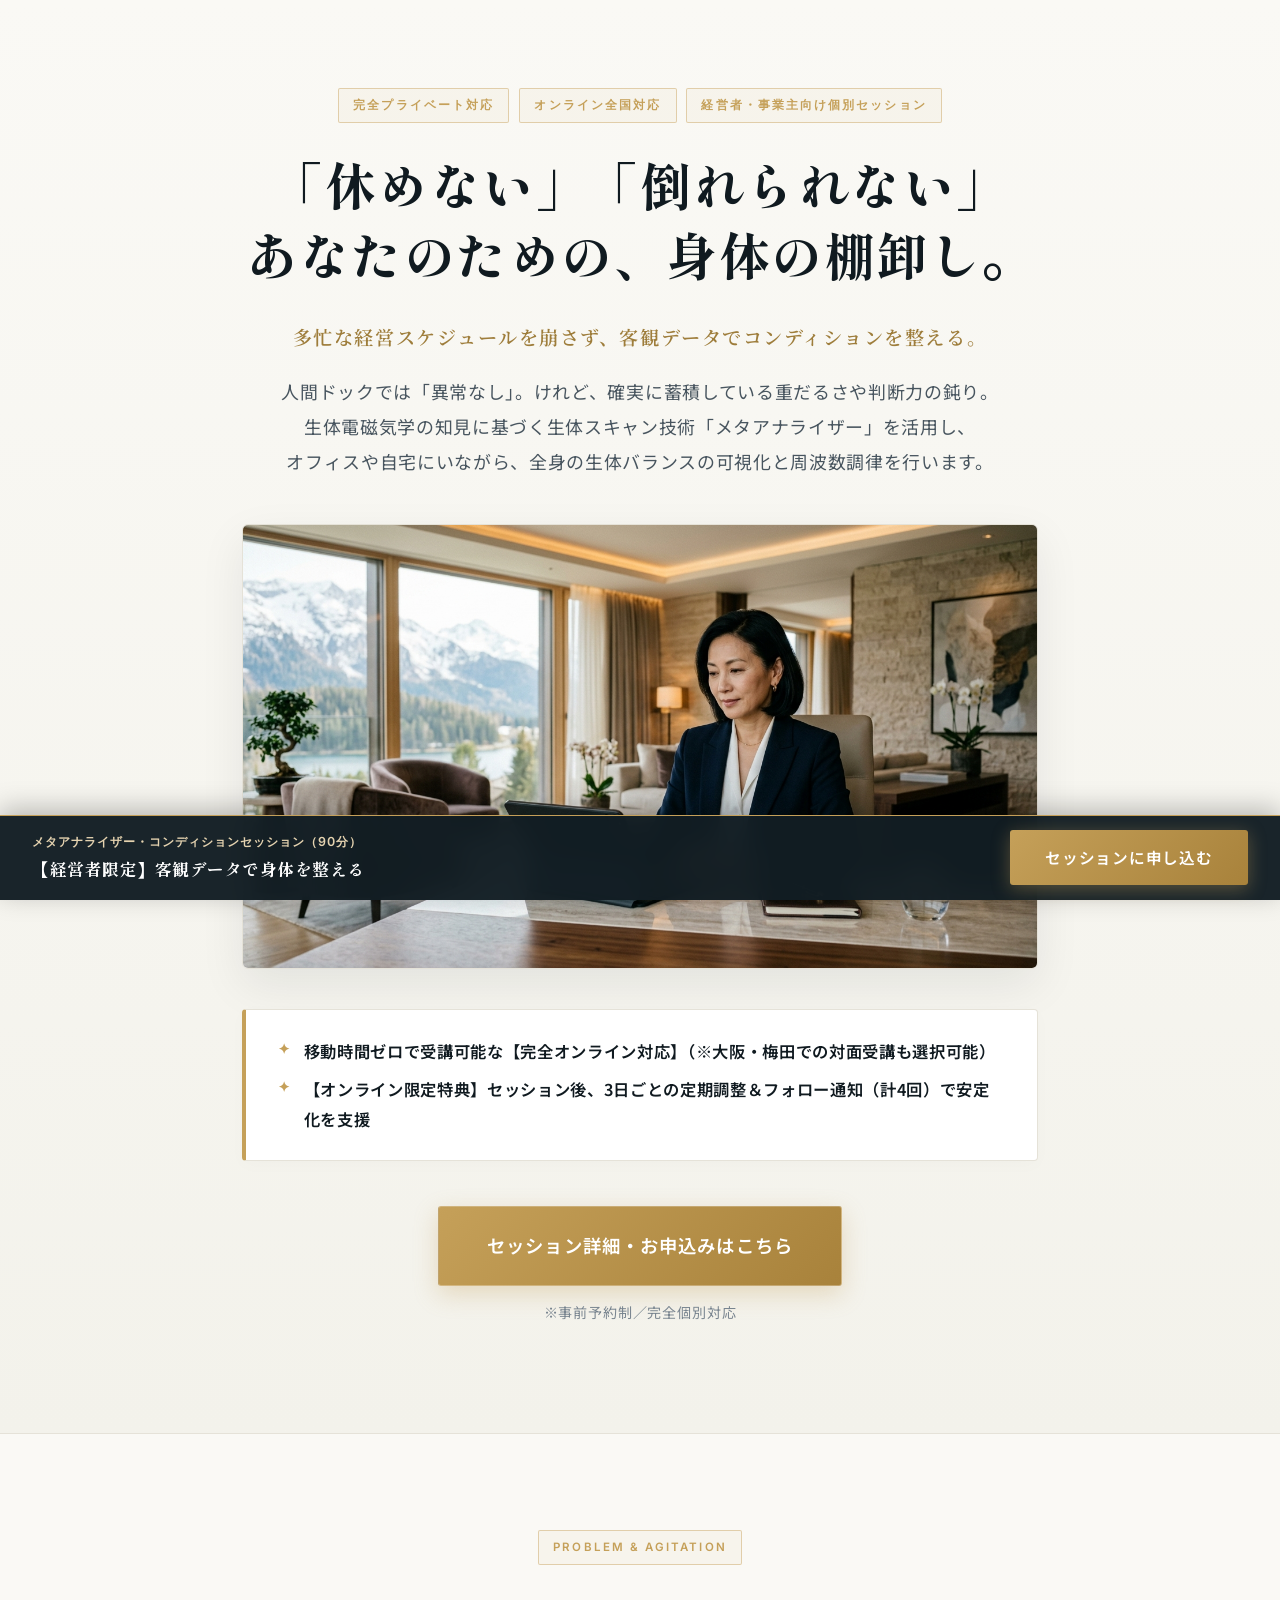
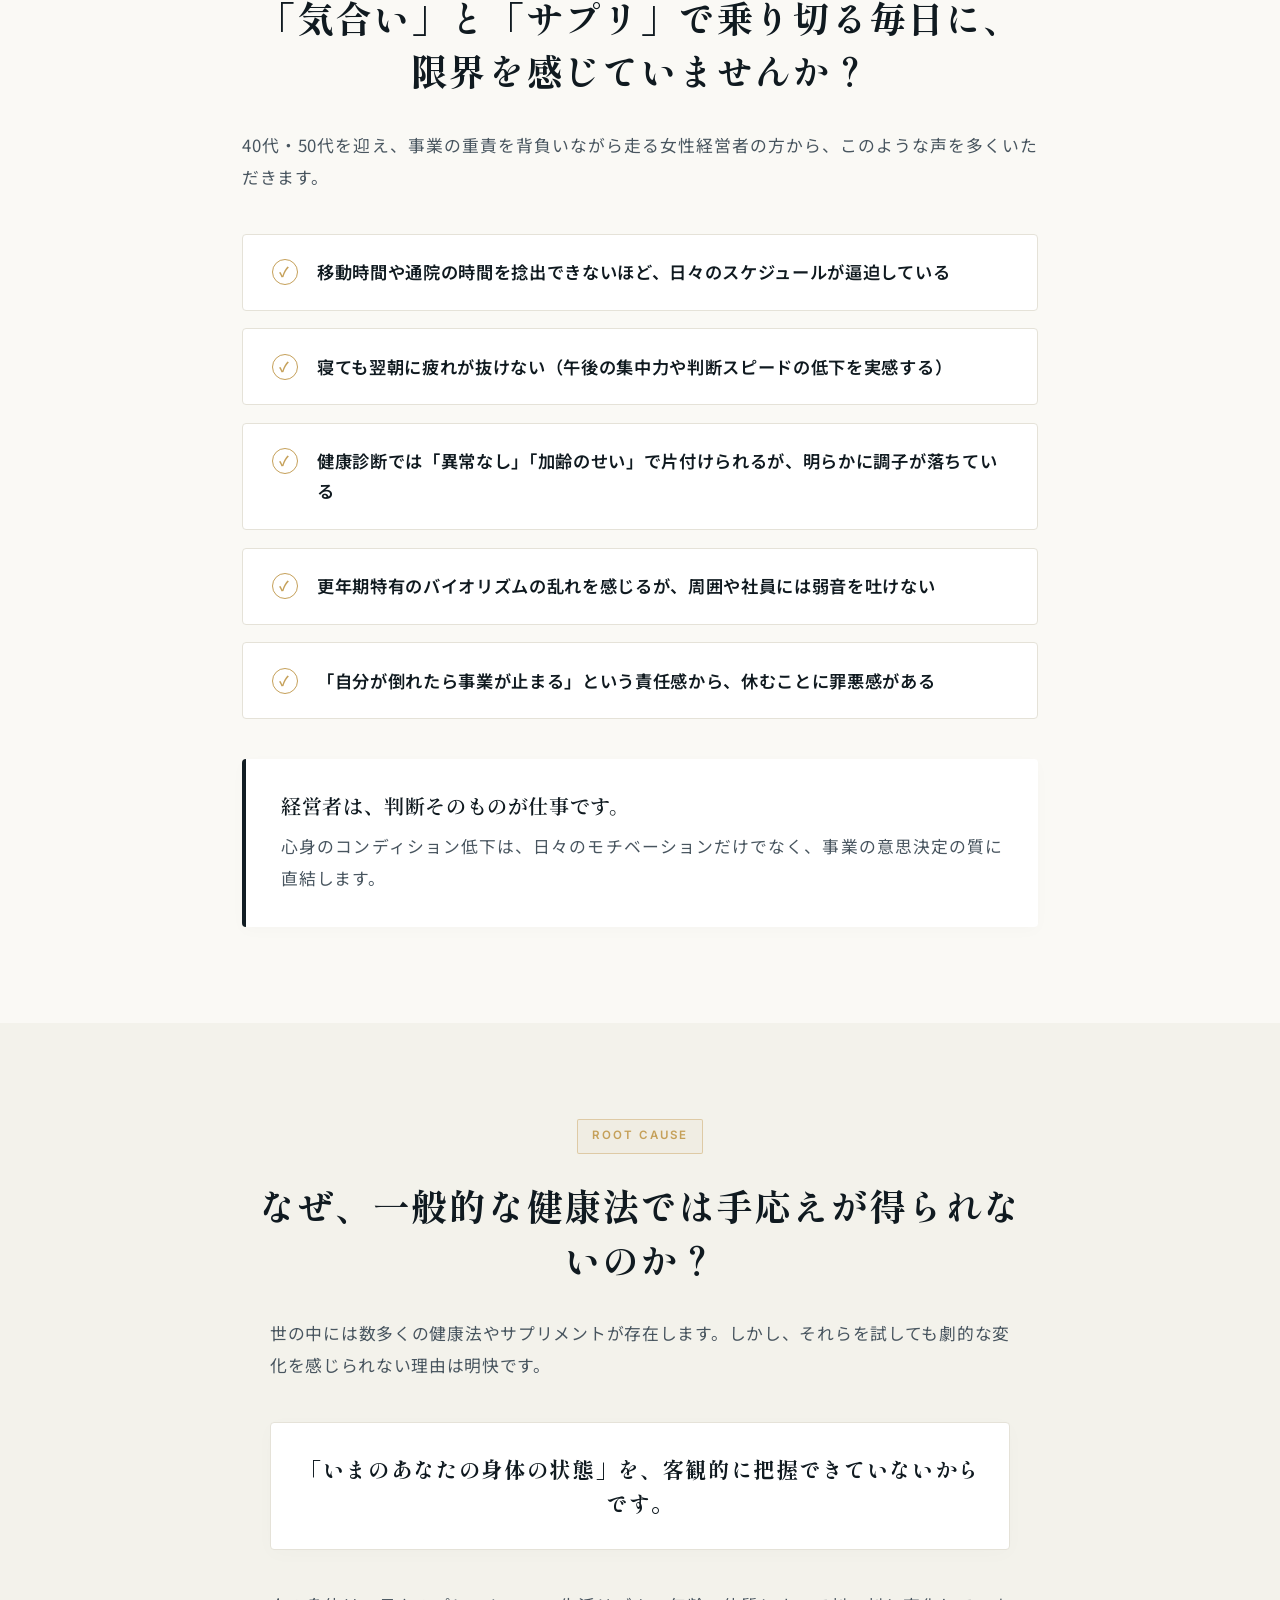
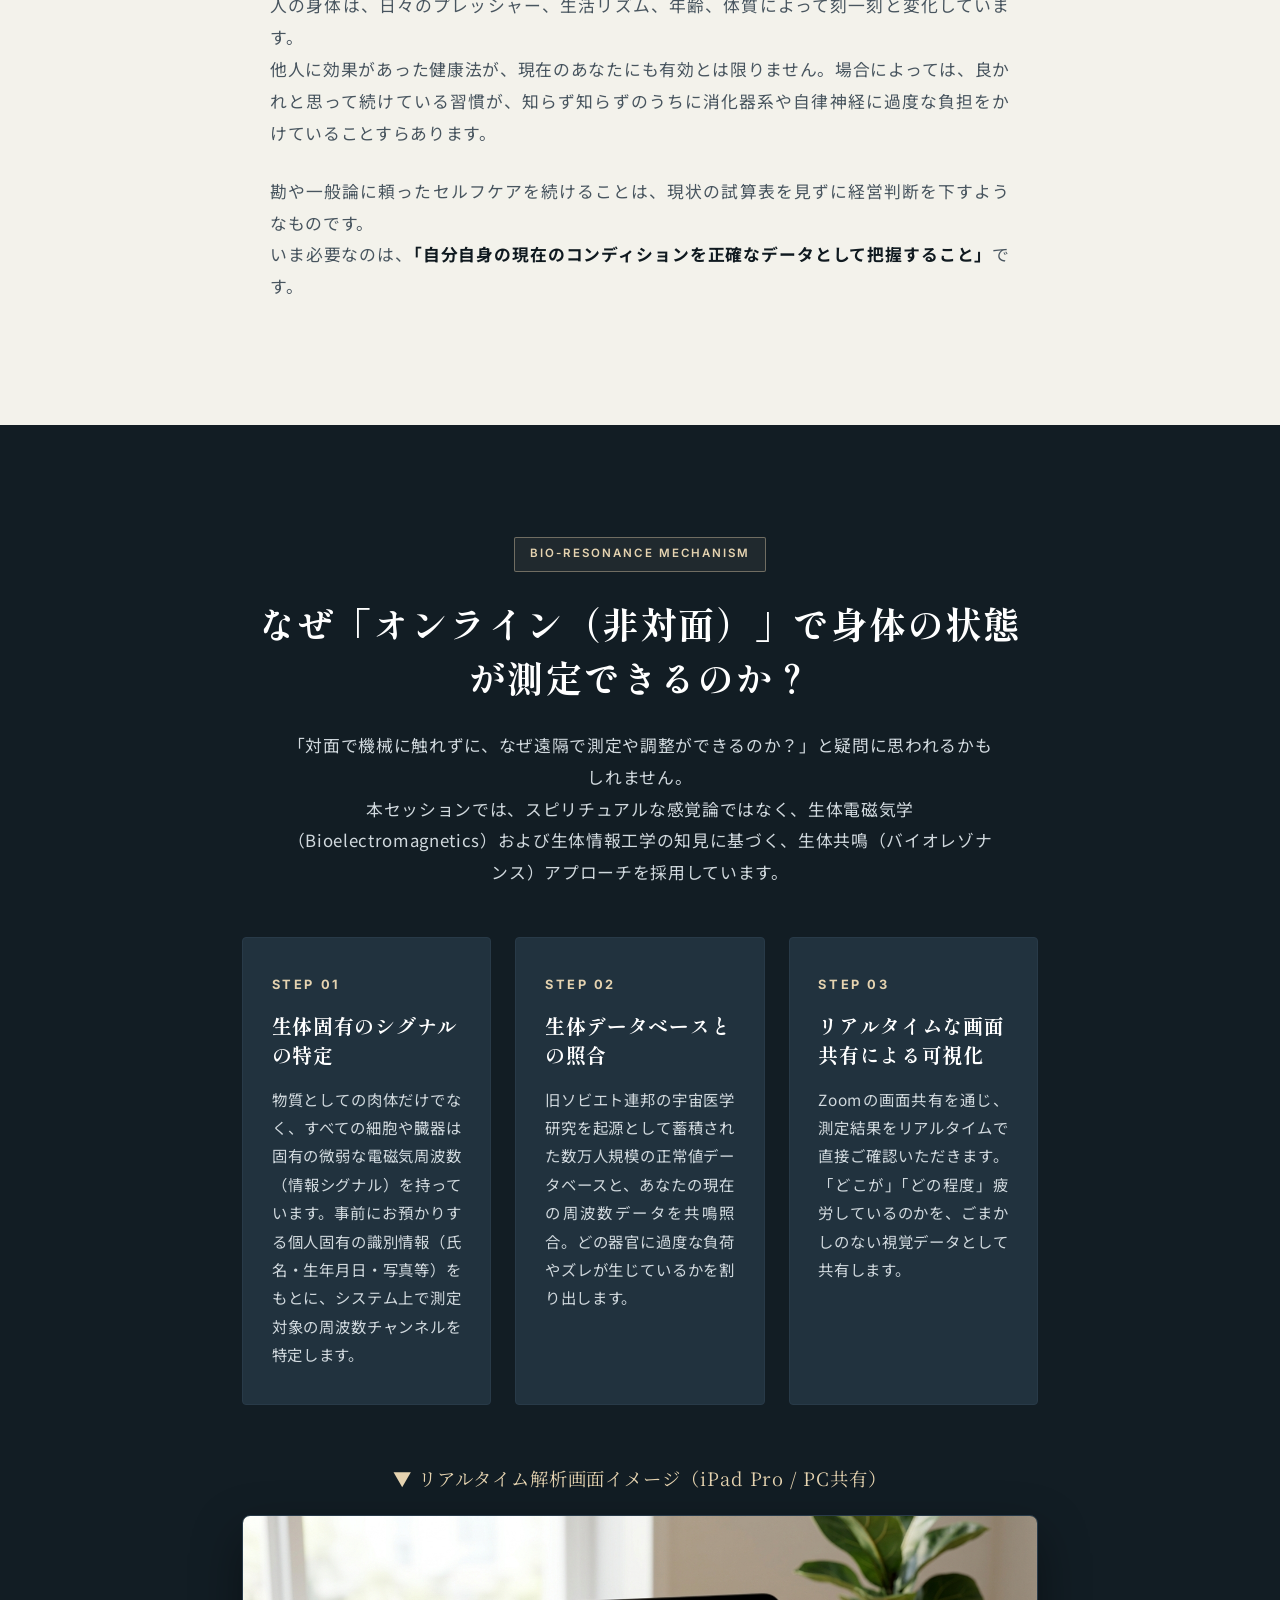
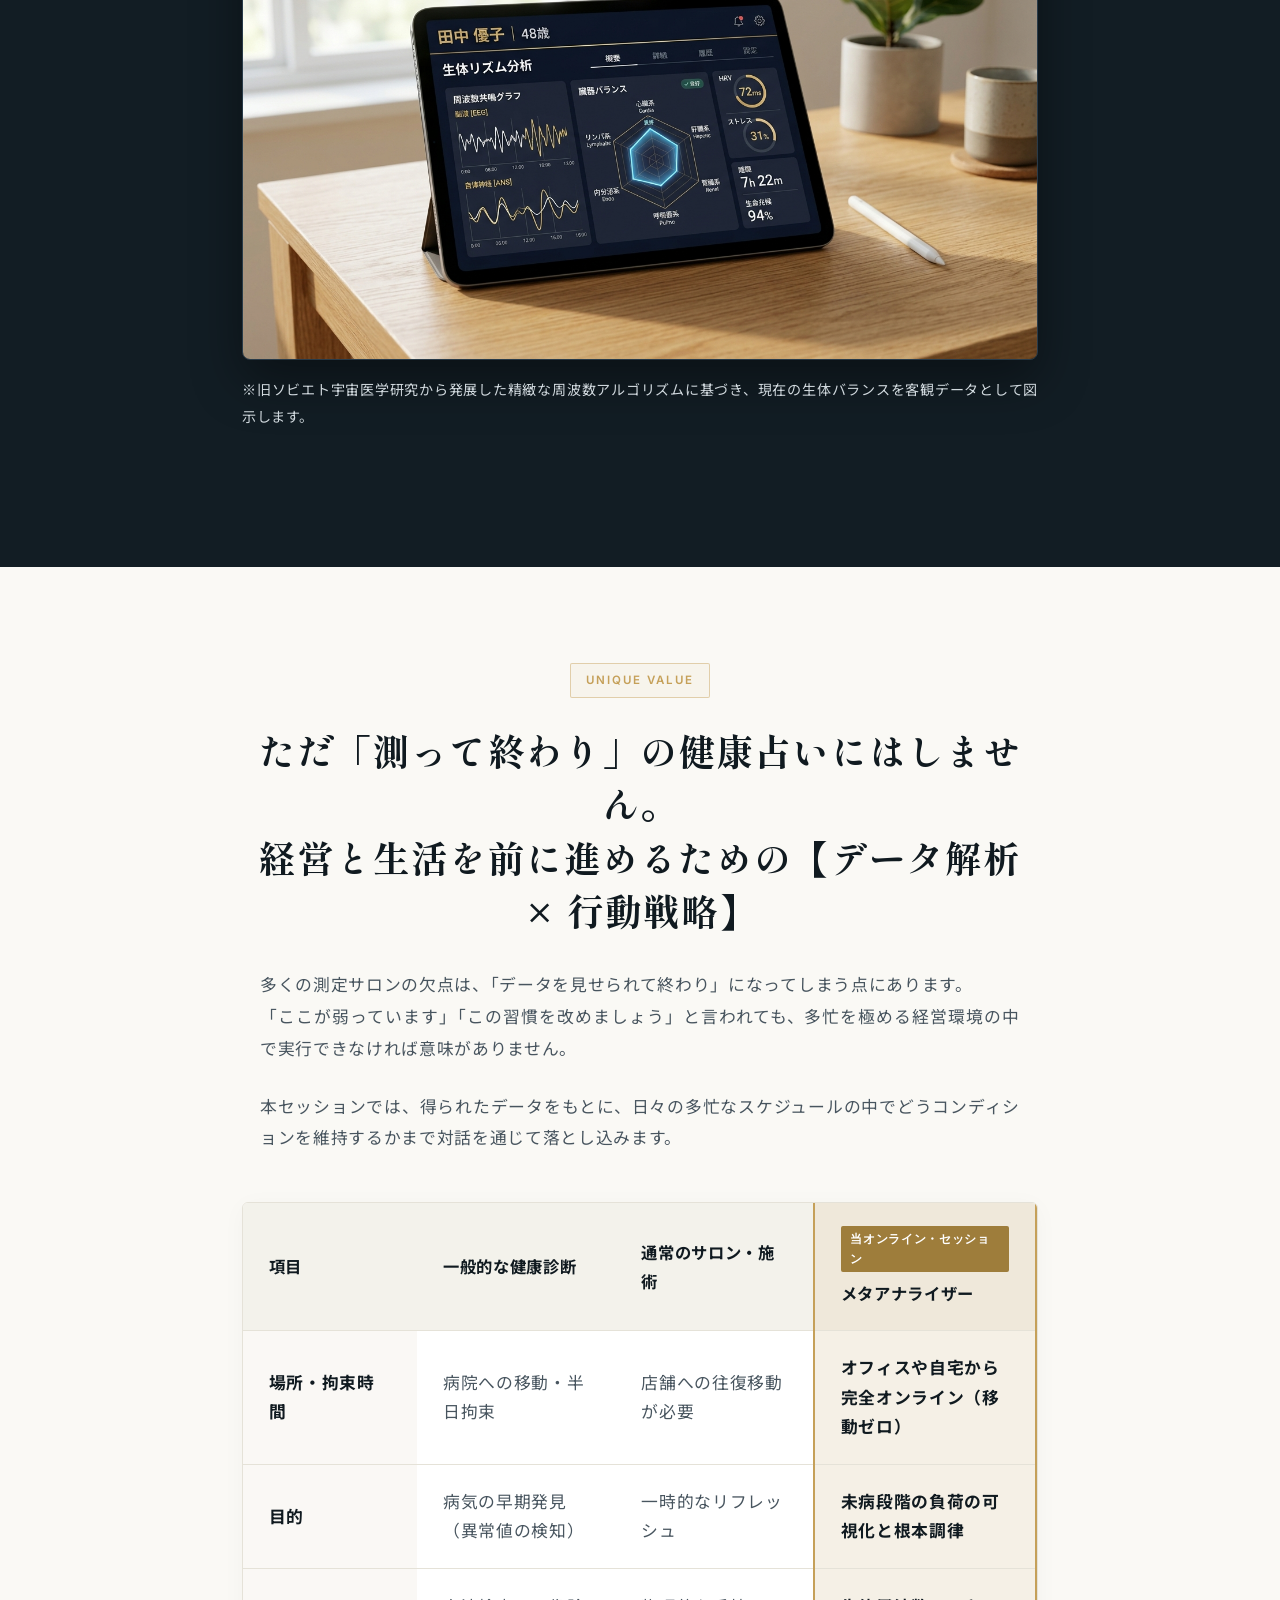
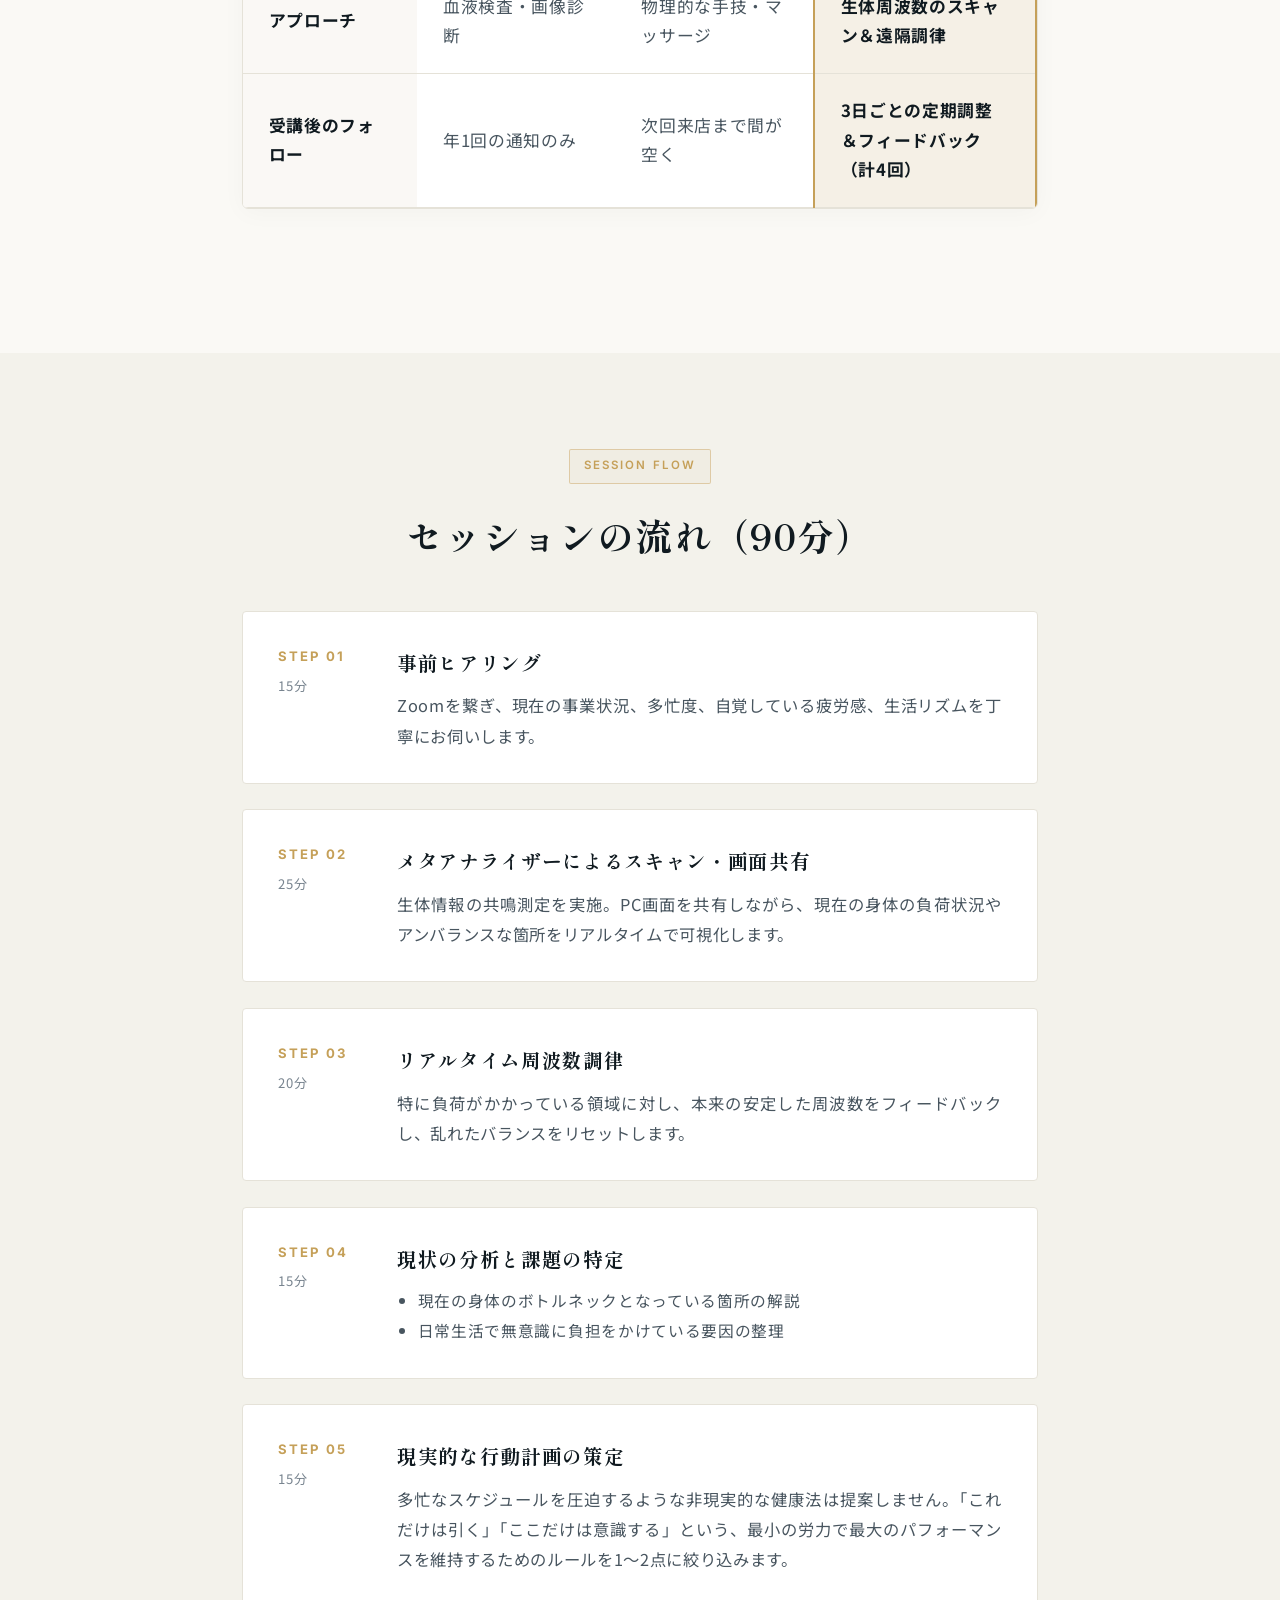
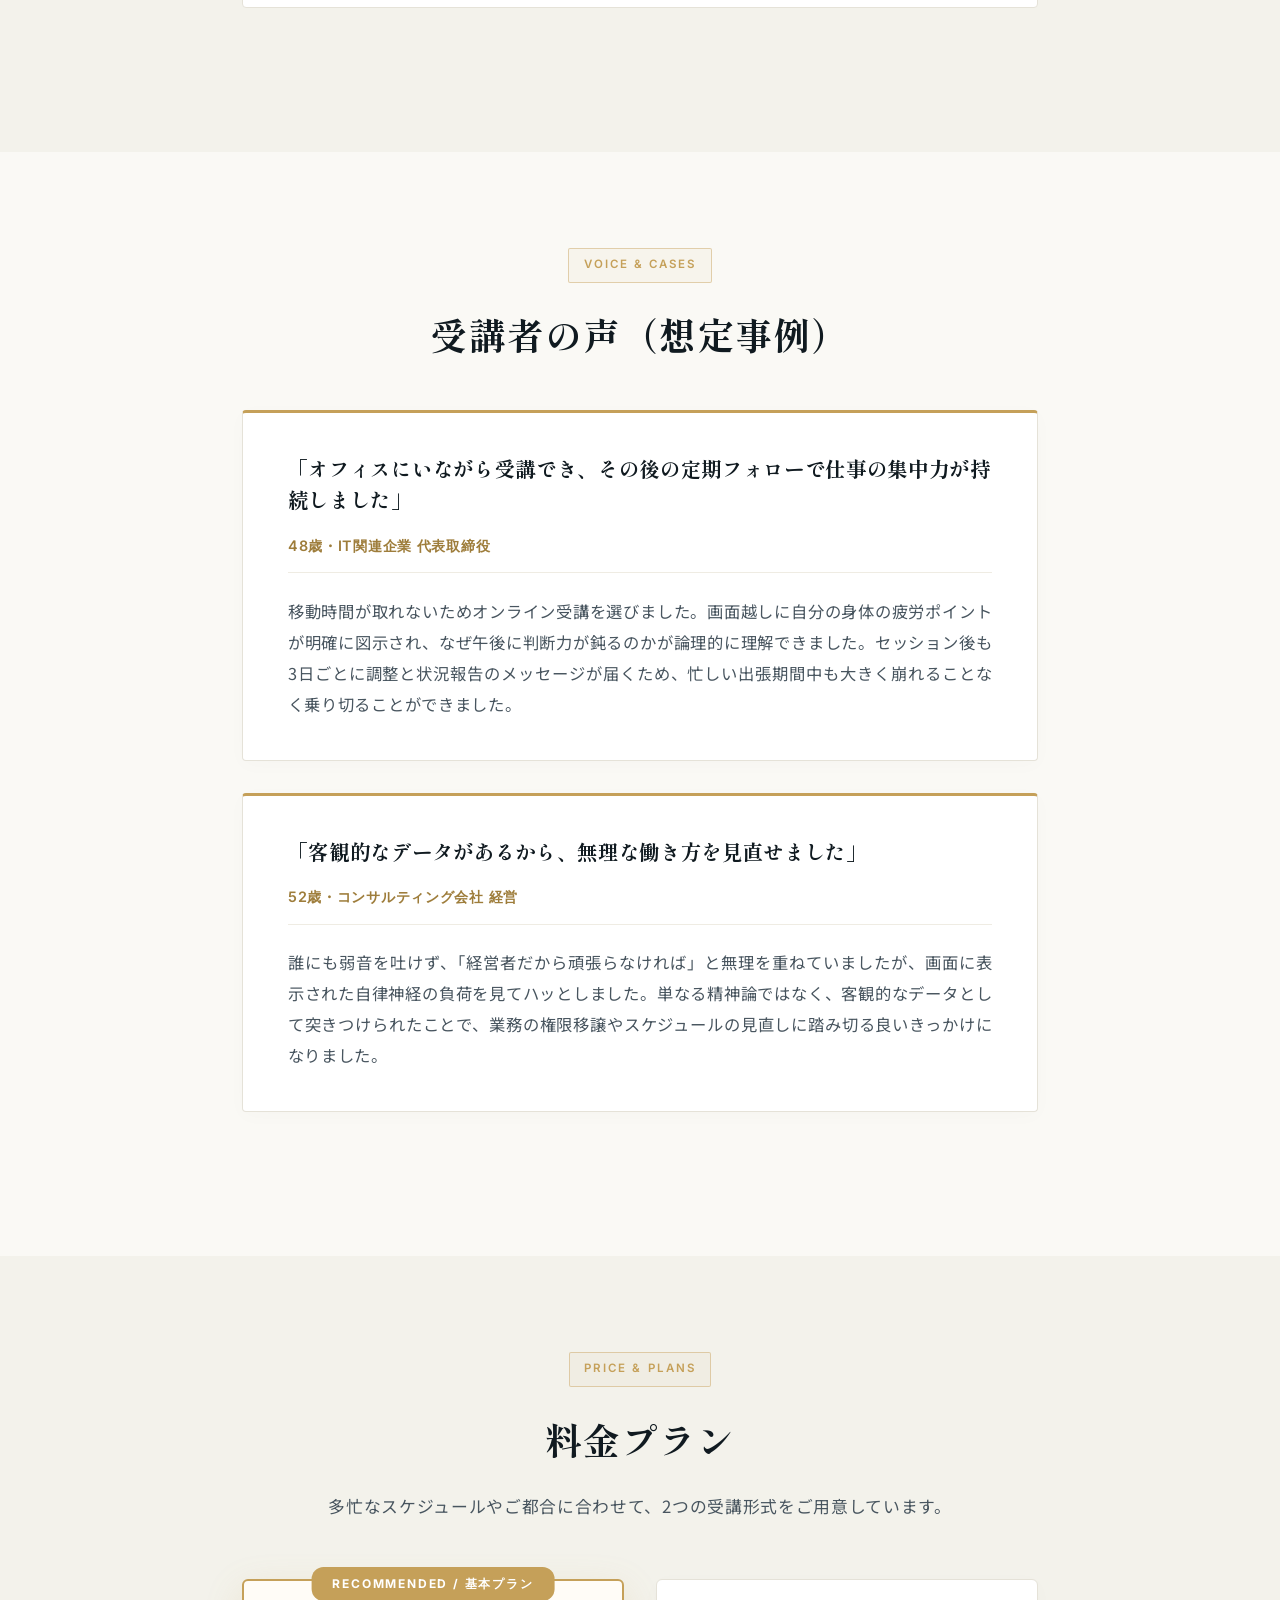
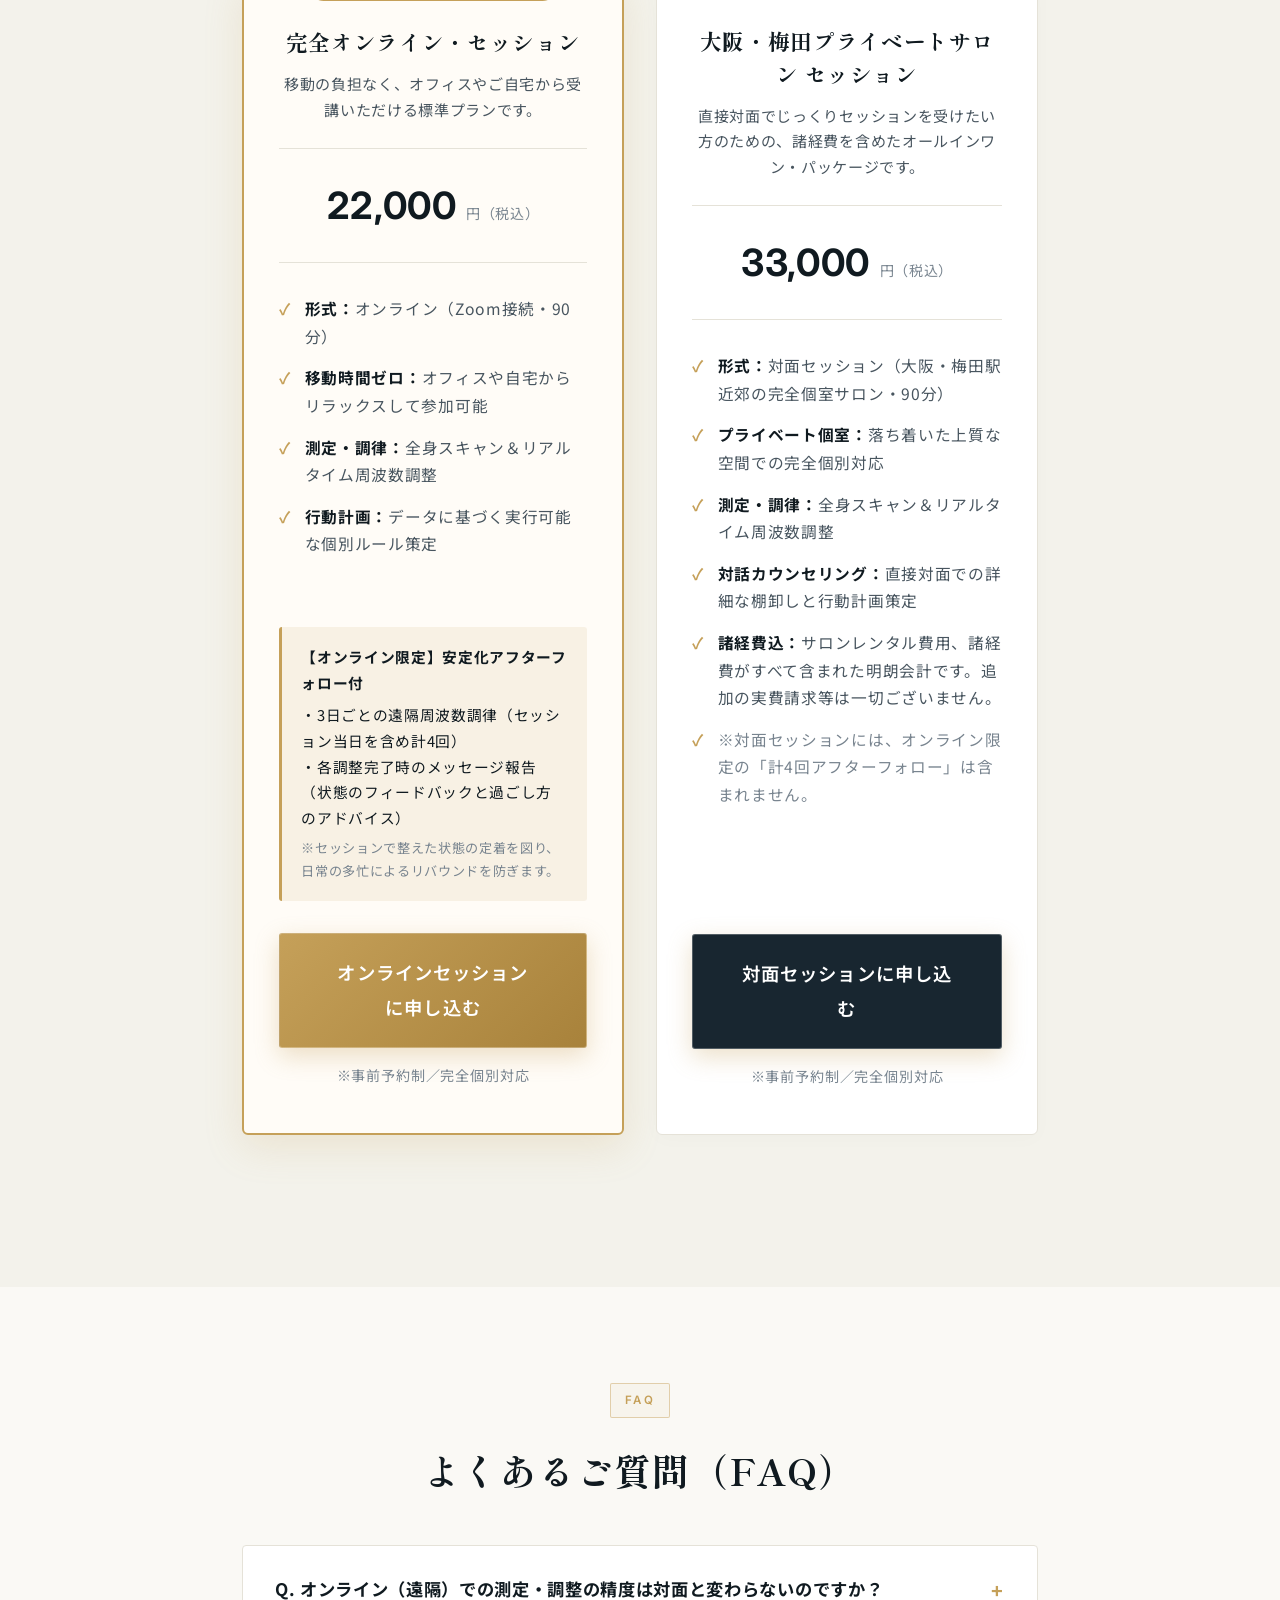
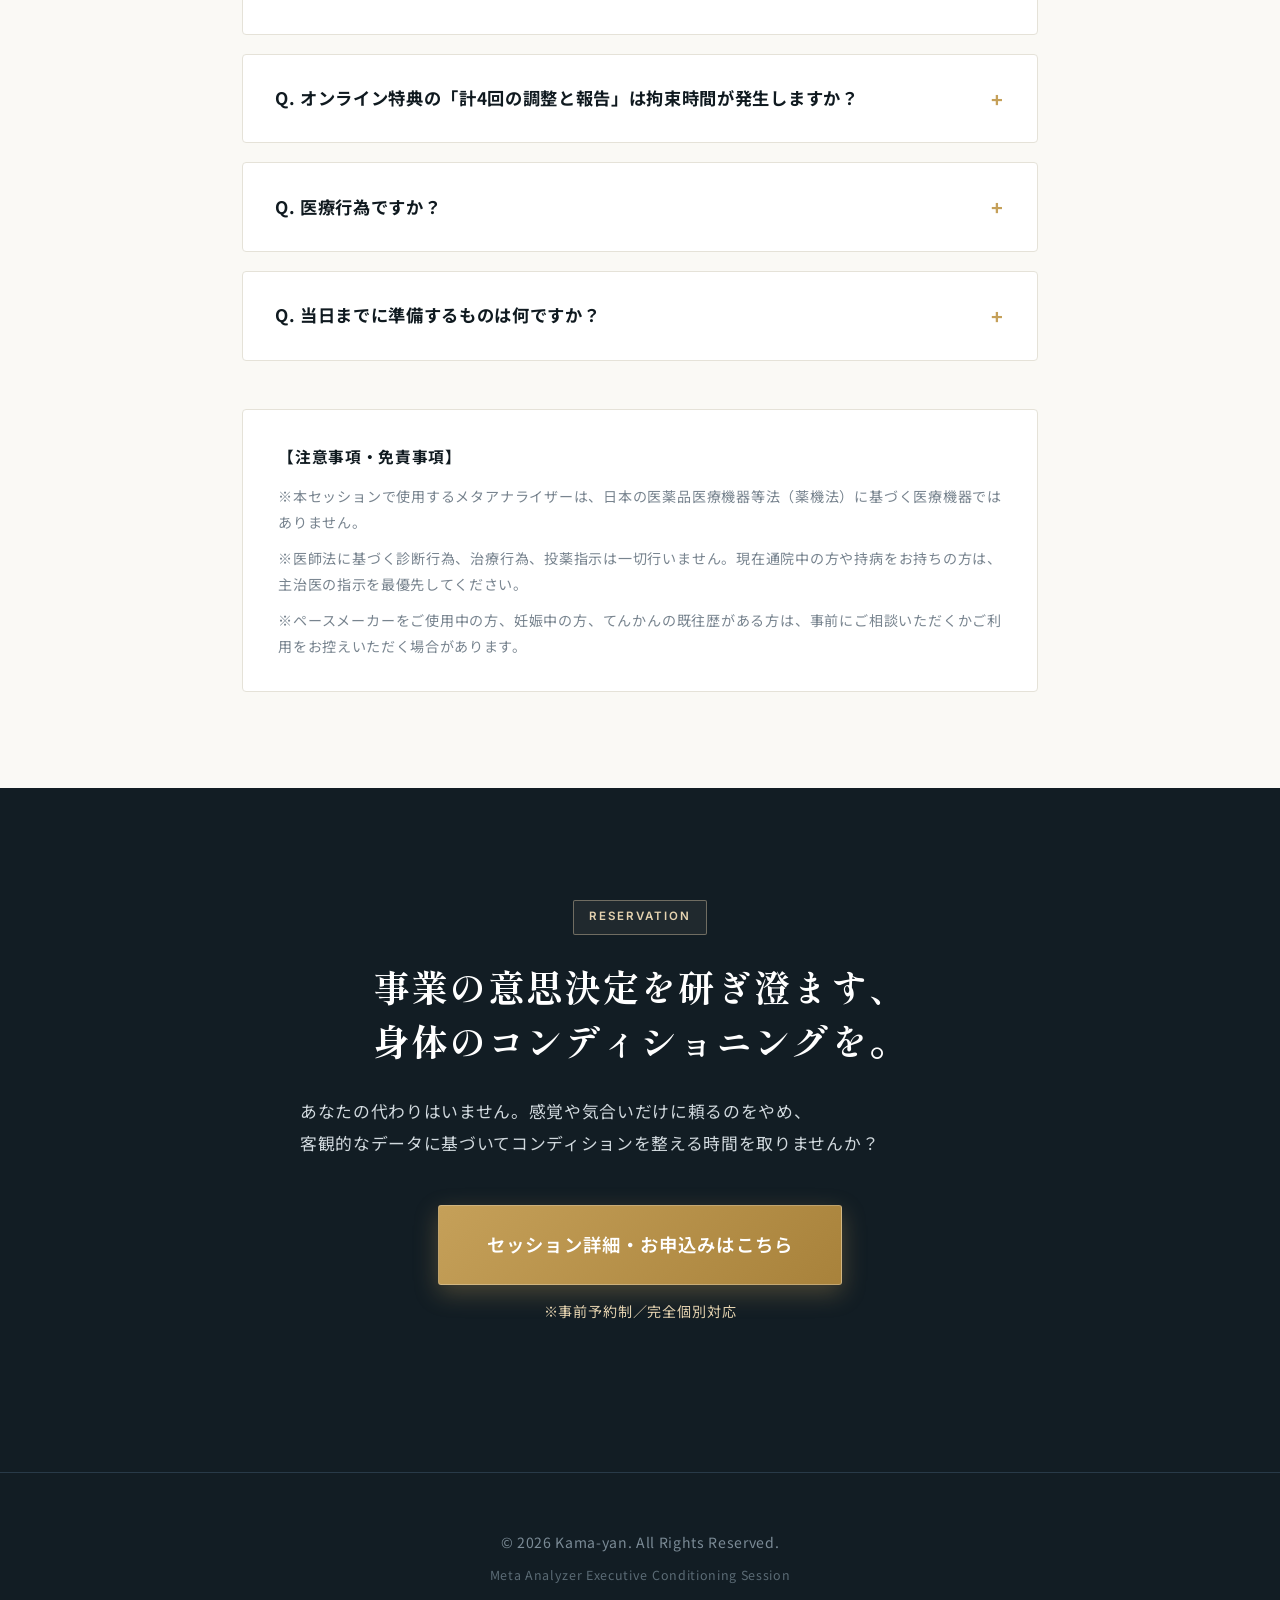
<file: meta-analyzer/index.html>
<!DOCTYPE html>
<html lang="ja">
<head>
    <meta charset="UTF-8">
    <meta name="viewport" content="width=device-width, initial-scale=1.0">
    <title>「休めない」「倒れられない」あなたのための、身体の棚卸し｜メタアナライザー・コンディションセッション</title>
    <meta name="description" content="多忙な経営スケジュールを崩さず、客観データでコンディションを整える。生体電磁気学に基づく生体スキャン技術「メタアナライザー」を活用した、40〜50代女性経営者向け完全個別コンディショニング。">
    <link rel="canonical" href="https://web.kamayancoach.com/meta-analyzer/">
    
    <!-- OGP -->
    <meta property="og:site_name" content="Kama-yan Executive Wellness">
    <meta property="og:title" content="「休めない」「倒れられない」あなたのための、身体の棚卸し｜メタアナライザー・コンディションセッション">
    <meta property="og:description" content="人間ドックでは「異常なし」。けれど確実に蓄積している疲労と判断力の鈍り。客観データで全身の生体バランスを可視化し、周波数を調律する90分。">
    <meta property="og:type" content="website">
    <meta property="og:url" content="https://web.kamayancoach.com/meta-analyzer/">
    <meta property="og:image" content="https://web.kamayancoach.com/meta-analyzer/hero.jpg">
    
    <!-- Fonts -->
    <link rel="preconnect" href="https://fonts.googleapis.com">
    <link rel="preconnect" href="https://fonts.gstatic.com" crossorigin>
    <link href="https://fonts.googleapis.com/css2?family=Inter:wght@400;500;600;700&family=Noto+Sans+JP:wght@400;500;700&family=Noto+Serif+JP:wght@400;600;700&family=Shippori+Mincho:wght@400;600;800&display=swap" rel="stylesheet">
    
    <style>
        /* ==========================================================================
           Executive Wellness Design System
           Concept: 高級プライベートクリニック / スイス・北欧メディカルスパの知性と静寂
           Target:  40〜50代 中小企業女性経営者
           ========================================================================== */

        :root {
            /* Backgrounds (オフホワイト / ウォームグレー / グレージュ) */
            --bg-base:        #FAF9F5;
            --bg-surface:     #F3F2EB;
            --bg-card:        #FFFFFF;
            --bg-highlight:   #F5F0E6; /* 当セッション比較用・淡いシャンパングレージュ */
            
            /* Dark Navy & Slate (信頼と知性のディープトーン) */
            --navy-deep:      #121D24;
            --navy-surface:   #1A2832;
            --navy-card:      #21323E;
            
            /* Typography Colors */
            --text-heading:   #101A20;
            --text-primary:   #1D272E;
            --text-secondary: #48555F;
            --text-muted:     #78848F;
            --text-light:     #E8E5DD;
            
            /* Accents (品格あるシャンパンゴールド) */
            --gold:           #C5A059;
            --gold-light:     #E5D3B0;
            --gold-dark:      #9E7D3B;
            --gold-hover:     #B38E46;
            --terracotta:     #A85A48;
            
            /* Borders */
            --border:         #E5E2D8;
            --border-subtle:  #EFECE3;
            --border-dark:    #283A48;
            
            /* Fonts */
            --font-serif:     'Shippori Mincho', 'Noto Serif JP', Georgia, serif;
            --font-sans:      'Noto Sans JP', 'Inter', -apple-system, BlinkMacSystemFont, sans-serif;
            --font-en:        'Inter', sans-serif;
            
            /* Layout & Spacing */
            --max-w:          860px;
            --line-height:    1.9;
            --letter-spacing: 0.04em;
        }

        * {
            margin: 0;
            padding: 0;
            box-sizing: border-box;
        }

        html {
            scroll-behavior: smooth;
        }

        body {
            background-color: var(--bg-base);
            color: var(--text-primary);
            font-family: var(--font-sans);
            font-size: 1.05rem;
            line-height: var(--line-height);
            letter-spacing: var(--letter-spacing);
            -webkit-font-smoothing: antialiased;
            overflow-x: hidden;
        }

        /* ===== Layout Units ===== */
        .wrap {
            max-width: var(--max-w);
            margin: 0 auto;
            padding: 0 2rem;
            position: relative;
        }

        section {
            padding: 6rem 0;
            position: relative;
        }

        section.dark {
            background-color: var(--navy-deep);
            color: var(--text-light);
            padding: 7rem 0;
        }

        section.surface {
            background-color: var(--bg-surface);
        }

        /* ===== Typography ===== */
        h1, h2, h3, .serif-font {
            font-family: var(--font-serif);
            letter-spacing: 0.03em;
        }

        h1 {
            font-size: clamp(2.1rem, 4.5vw, 3.2rem);
            font-weight: 800;
            line-height: 1.38;
            color: var(--text-heading);
            margin-bottom: 1.8rem;
        }

        h2 {
            font-size: clamp(1.7rem, 3.4vw, 2.3rem);
            font-weight: 700;
            line-height: 1.45;
            color: var(--text-heading);
            margin-bottom: 1.6rem;
        }

        section.dark h1,
        section.dark h2 {
            color: #FFFFFF;
        }

        h3 {
            font-size: clamp(1.25rem, 2.4vw, 1.55rem);
            font-weight: 600;
            line-height: 1.5;
            color: var(--text-heading);
            margin-bottom: 1rem;
        }

        section.dark h3 {
            color: var(--gold-light);
        }

        p {
            margin-bottom: 1.6rem;
            color: var(--text-secondary);
            text-align: justify;
        }

        section.dark p {
            color: #D1D9DE;
        }

        strong {
            font-weight: 700;
            color: var(--text-heading);
        }

        section.dark strong {
            color: #FFFFFF;
        }

        .text-center {
            text-align: center;
        }

        /* ===== Section Badges & Labels ===== */
        .section-tag-group {
            display: flex;
            flex-wrap: wrap;
            gap: 0.6rem;
            justify-content: center;
            margin-bottom: 1.6rem;
        }

        .section-tag {
            font-family: var(--font-en);
            font-size: 0.72rem;
            font-weight: 600;
            letter-spacing: 0.18em;
            text-transform: uppercase;
            color: var(--gold);
            border: 1px solid rgba(197, 160, 89, 0.45);
            background: rgba(197, 160, 89, 0.05);
            padding: 0.35rem 0.9rem;
            border-radius: 2px;
            display: inline-block;
        }

        section.dark .section-tag {
            color: var(--gold-light);
            border-color: rgba(229, 211, 176, 0.4);
            background: rgba(229, 211, 176, 0.07);
        }

        /* ===== First View (Hero) ===== */
        .hero {
            padding: 5.5rem 0 4.5rem;
            background: linear-gradient(180deg, #FAF9F5 0%, #F3F2EB 100%);
            border-bottom: 1px solid var(--border);
        }

        .hero-header {
            text-align: center;
            margin-bottom: 2.8rem;
        }

        .hero-tagline {
            font-family: var(--font-serif);
            font-size: 1.2rem;
            color: var(--gold-dark);
            font-weight: 600;
            letter-spacing: 0.08em;
            margin-bottom: 1.2rem;
            display: block;
        }

        .hero-sub {
            font-size: 1.12rem;
            line-height: 1.95;
            color: var(--text-secondary);
            max-width: 740px;
            margin: 0 auto;
            text-align: center;
        }

        .hero-visual {
            width: 100%;
            border-radius: 6px;
            overflow: hidden;
            border: 1px solid var(--border);
            box-shadow: 0 16px 45px rgba(18, 29, 36, 0.08);
            margin: 2.5rem 0;
            background-color: #FFFFFF;
        }

        .hero-visual img {
            width: 100%;
            height: auto;
            display: block;
            object-fit: cover;
        }

        .hero-features {
            background-color: #FFFFFF;
            border: 1px solid var(--border);
            border-left: 4px solid var(--gold);
            padding: 1.6rem 2rem;
            border-radius: 4px;
            margin-bottom: 2.8rem;
            box-shadow: 0 4px 18px rgba(0,0,0,0.02);
        }

        .hero-features ul {
            list-style: none;
        }

        .hero-features li {
            position: relative;
            padding-left: 1.6rem;
            font-size: 1.02rem;
            color: var(--text-heading);
            font-weight: 600;
            line-height: 1.85;
            margin-bottom: 0.5rem;
        }

        .hero-features li:last-child {
            margin-bottom: 0;
        }

        .hero-features li::before {
            content: "✦";
            position: absolute;
            left: 0;
            color: var(--gold);
            font-size: 0.85rem;
        }

        /* ===== Buttons & CTA ===== */
        .cta-wrap {
            text-align: center;
            margin: 2.2rem auto;
        }

        .btn-primary {
            display: inline-block;
            background: linear-gradient(135deg, #C5A059 0%, #A8823B 100%);
            color: #FFFFFF;
            text-decoration: none;
            font-family: var(--font-sans);
            font-size: 1.15rem;
            font-weight: 600;
            letter-spacing: 0.06em;
            padding: 1.35rem 3rem;
            border-radius: 3px;
            box-shadow: 0 8px 24px rgba(197, 160, 89, 0.32);
            transition: all 0.3s ease;
            border: 1px solid rgba(255, 255, 255, 0.25);
            text-align: center;
        }

        .btn-primary:hover {
            transform: translateY(-2px);
            box-shadow: 0 12px 32px rgba(197, 160, 89, 0.45);
            background: linear-gradient(135deg, #CFAC67 0%, #B58F47 100%);
        }

        .cta-note {
            display: block;
            font-size: 0.88rem;
            color: var(--text-muted);
            margin-top: 0.85rem;
            letter-spacing: 0.06em;
        }

        section.dark .cta-note {
            color: var(--gold-light);
        }

        /* ===== Problem Check List ===== */
        .check-list {
            list-style: none;
            margin: 2.5rem 0;
        }

        .check-item {
            display: flex;
            align-items: flex-start;
            background: #FFFFFF;
            padding: 1.4rem 1.8rem;
            border: 1px solid var(--border);
            border-radius: 4px;
            margin-bottom: 1.1rem;
            transition: transform 0.2s ease, border-color 0.2s ease;
        }

        .check-item:hover {
            border-color: var(--gold);
            transform: translateX(3px);
        }

        .check-icon {
            flex-shrink: 0;
            width: 26px;
            height: 26px;
            margin-right: 1.2rem;
            margin-top: 2px;
            color: var(--gold);
            display: flex;
            align-items: center;
            justify-content: center;
            font-weight: 700;
            border: 1.5px solid var(--gold);
            border-radius: 50%;
            font-size: 0.85rem;
        }

        .check-text {
            font-size: 1.08rem;
            color: var(--text-heading);
            font-weight: 600;
            line-height: 1.75;
        }

        .insight-box {
            background-color: #FFFFFF;
            padding: 2rem 2.2rem;
            border-radius: 4px;
            border-left: 4px solid var(--navy-deep);
            margin-top: 2.5rem;
            box-shadow: 0 4px 16px rgba(0,0,0,0.02);
        }

        /* ===== Root Cause Highlight ===== */
        .cause-callout {
            font-family: var(--font-serif);
            font-size: 1.35rem;
            font-weight: 700;
            color: var(--text-heading);
            text-align: center;
            margin: 2.5rem 0;
            padding: 1.8rem 1.5rem;
            background: #FFFFFF;
            border: 1px solid var(--border);
            border-radius: 4px;
            box-shadow: 0 4px 20px rgba(0,0,0,0.02);
            line-height: 1.6;
        }

        /* ===== Mechanism & Minimal Infographic ===== */
        .infographic-flow {
            display: grid;
            grid-template-columns: repeat(3, 1fr);
            gap: 1.5rem;
            margin: 3rem 0;
            position: relative;
        }

        .info-step {
            background: var(--navy-card);
            border: 1px solid var(--border-dark);
            padding: 2.2rem 1.8rem;
            border-radius: 4px;
            position: relative;
            display: flex;
            flex-direction: column;
        }

        .info-step-num {
            font-family: var(--font-en);
            font-size: 0.8rem;
            font-weight: 700;
            letter-spacing: 0.2em;
            color: var(--gold-light);
            margin-bottom: 0.8rem;
        }

        .info-step h4 {
            font-family: var(--font-serif);
            font-size: 1.25rem;
            color: #FFFFFF;
            margin-bottom: 1rem;
            line-height: 1.45;
        }

        .info-step p {
            font-size: 0.96rem;
            color: #BAC7D0;
            margin-bottom: 0;
            line-height: 1.85;
        }

        .device-showcase {
            margin-top: 3.5rem;
            text-align: center;
        }

        .device-showcase-title {
            font-family: var(--font-serif);
            font-size: 1.15rem;
            color: var(--gold-light);
            margin-bottom: 1.2rem;
            letter-spacing: 0.05em;
        }

        .device-img-wrap {
            border-radius: 8px;
            overflow: hidden;
            border: 1px solid var(--border-dark);
            box-shadow: 0 20px 50px rgba(0,0,0,0.4);
            max-width: 820px;
            margin: 0 auto;
        }

        .device-img-wrap img {
            width: 100%;
            height: auto;
            display: block;
        }

        .device-caption {
            font-size: 0.88rem;
            color: #8C9DA8;
            margin-top: 1rem;
            letter-spacing: 0.04em;
        }

        /* ===== Comparison Table (Desktop 3-Column) ===== */
        .desktop-table-wrap {
            margin: 3rem 0;
            border-radius: 6px;
            border: 1px solid var(--border);
            overflow: hidden;
            background: #FFFFFF;
            box-shadow: 0 4px 25px rgba(0,0,0,0.03);
        }

        .compare-table {
            width: 100%;
            border-collapse: collapse;
            text-align: left;
        }

        .compare-table th,
        .compare-table td {
            padding: 1.4rem 1.6rem;
            border-bottom: 1px solid var(--border);
            line-height: 1.75;
            vertical-align: middle;
        }

        .compare-table th {
            background-color: var(--bg-surface);
            color: var(--text-heading);
            font-weight: 700;
            font-size: 1.02rem;
        }

        .compare-table td.col-label {
            font-weight: 700;
            color: var(--text-heading);
            width: 22%;
            background-color: #FAF8F5;
        }

        .compare-table td.col-general {
            color: var(--text-secondary);
            width: 25%;
        }

        .compare-table td.col-featured,
        .compare-table th.col-featured {
            background-color: var(--bg-highlight);
            color: var(--text-heading);
            border-left: 2px solid var(--gold);
            border-right: 2px solid var(--gold);
        }

        .compare-table th.col-featured {
            background-color: #EFE8DA;
        }

        .badge-current {
            display: inline-block;
            background-color: var(--gold-dark);
            color: #FFFFFF;
            font-family: var(--font-en);
            font-size: 0.72rem;
            padding: 0.2rem 0.6rem;
            border-radius: 2px;
            margin-bottom: 0.4rem;
            letter-spacing: 0.06em;
        }

        /* ===== Mobile Comparison Cards (Phone Responsive) ===== */
        .mobile-compare-cards {
            display: none; /* Desktop hidden */
            margin: 2rem 0;
        }

        .mobile-item-card {
            background: #FFFFFF;
            border: 1px solid var(--border);
            border-radius: 6px;
            padding: 1.5rem;
            margin-bottom: 1.5rem;
            box-shadow: 0 3px 12px rgba(0,0,0,0.02);
        }

        .mobile-item-title {
            font-family: var(--font-serif);
            font-size: 1.15rem;
            color: var(--text-heading);
            border-bottom: 1px solid var(--border);
            padding-bottom: 0.6rem;
            margin-bottom: 1rem;
            font-weight: 700;
        }

        .mobile-row {
            margin-bottom: 0.9rem;
            font-size: 0.96rem;
            line-height: 1.7;
        }

        .mobile-row-label {
            font-size: 0.82rem;
            color: var(--text-muted);
            display: block;
            margin-bottom: 0.2rem;
        }

        .mobile-row-featured {
            background-color: var(--bg-highlight);
            border-left: 3px solid var(--gold);
            padding: 0.8rem 1rem;
            border-radius: 3px;
            margin-top: 0.8rem;
            font-weight: 600;
            color: var(--text-heading);
        }

        /* ===== Session Steps Timeline ===== */
        .step-timeline {
            margin: 3rem 0;
        }

        .step-item {
            display: flex;
            background: #FFFFFF;
            border: 1px solid var(--border);
            border-radius: 4px;
            padding: 2rem 2.2rem;
            margin-bottom: 1.6rem;
            transition: border-color 0.2s;
        }

        .step-item:hover {
            border-color: var(--gold);
        }

        .step-header-wrap {
            flex-shrink: 0;
            width: 90px;
            margin-right: 1.8rem;
        }

        .step-num {
            font-family: var(--font-en);
            font-size: 0.82rem;
            font-weight: 700;
            letter-spacing: 0.15em;
            color: var(--gold);
            display: block;
        }

        .step-time {
            font-size: 0.82rem;
            color: var(--text-muted);
            margin-top: 0.3rem;
            display: block;
        }

        .step-body h4 {
            font-family: var(--font-serif);
            font-size: 1.22rem;
            color: var(--text-heading);
            margin-bottom: 0.6rem;
            font-weight: 700;
        }

        .step-body p {
            font-size: 1.02rem;
            color: var(--text-secondary);
            margin-bottom: 0;
            line-height: 1.85;
        }

        .step-body ul {
            margin-top: 0.6rem;
            padding-left: 1.3rem;
            color: var(--text-secondary);
            font-size: 0.98rem;
        }

        /* ===== Testimonial Interview Cards ===== */
        .interview-grid {
            display: grid;
            grid-template-columns: 1fr;
            gap: 2rem;
            margin: 3rem 0;
        }

        .interview-card {
            background: #FFFFFF;
            border: 1px solid var(--border);
            border-top: 3px solid var(--gold);
            padding: 2.5rem 2.8rem;
            border-radius: 4px;
            box-shadow: 0 4px 20px rgba(0,0,0,0.02);
        }

        .interview-headline {
            font-family: var(--font-serif);
            font-size: 1.28rem;
            font-weight: 700;
            color: var(--text-heading);
            margin-bottom: 1rem;
            line-height: 1.55;
        }

        .interview-profile {
            font-family: var(--font-en);
            font-size: 0.9rem;
            color: var(--gold-dark);
            font-weight: 600;
            letter-spacing: 0.05em;
            margin-bottom: 1.4rem;
            border-bottom: 1px solid var(--border-subtle);
            padding-bottom: 0.8rem;
        }

        .interview-content {
            font-size: 1.02rem;
            color: var(--text-secondary);
            line-height: 1.9;
            margin-bottom: 0;
        }

        /* ===== Pricing Cards ===== */
        .pricing-layout {
            display: grid;
            grid-template-columns: 1fr 1fr;
            gap: 2rem;
            margin: 3.5rem 0;
            align-items: stretch;
        }

        .pricing-card {
            background: #FFFFFF;
            border: 1px solid var(--border);
            border-radius: 6px;
            padding: 2.8rem 2.2rem;
            display: flex;
            flex-direction: column;
            position: relative;
            box-shadow: 0 4px 20px rgba(0,0,0,0.02);
            transition: all 0.3s ease;
        }

        .pricing-card.recommended {
            border: 2px solid var(--gold);
            box-shadow: 0 12px 38px rgba(197, 160, 89, 0.18);
            background: #FFFCF7;
        }

        .plan-top-badge {
            position: absolute;
            top: -14px;
            left: 50%;
            transform: translateX(-50%);
            background: var(--gold);
            color: #FFFFFF;
            font-family: var(--font-en);
            font-size: 0.75rem;
            font-weight: 700;
            letter-spacing: 0.15em;
            padding: 0.35rem 1.3rem;
            border-radius: 12px;
            white-space: nowrap;
        }

        .plan-title {
            font-family: var(--font-serif);
            font-size: 1.35rem;
            font-weight: 700;
            color: var(--text-heading);
            text-align: center;
            margin-bottom: 0.8rem;
        }

        .plan-overview {
            font-size: 0.94rem;
            color: var(--text-secondary);
            text-align: center;
            margin-bottom: 1.6rem;
            min-height: 48px;
            line-height: 1.7;
        }

        .plan-amount-box {
            text-align: center;
            padding: 1.3rem 0;
            border-top: 1px solid var(--border);
            border-bottom: 1px solid var(--border);
            margin-bottom: 2rem;
        }

        .plan-price-num {
            font-family: var(--font-en);
            font-size: 2.35rem;
            font-weight: 700;
            color: var(--text-heading);
        }

        .plan-tax-note {
            font-size: 0.88rem;
            color: var(--text-muted);
            margin-left: 0.3rem;
        }

        .plan-features-list {
            list-style: none;
            margin-bottom: 2.2rem;
            flex-grow: 1;
        }

        .plan-features-list li {
            position: relative;
            padding-left: 1.6rem;
            font-size: 0.98rem;
            color: var(--text-secondary);
            margin-bottom: 0.9rem;
            line-height: 1.75;
        }

        .plan-features-list li::before {
            content: "✓";
            position: absolute;
            left: 0;
            color: var(--gold);
            font-weight: 700;
        }

        .special-benefit-box {
            background-color: rgba(197, 160, 89, 0.12);
            border-left: 3px solid var(--gold);
            padding: 1.1rem 1.2rem;
            border-radius: 3px;
            margin-top: 1.2rem;
            font-size: 0.92rem;
            color: var(--text-heading);
            line-height: 1.75;
        }

        .special-benefit-box strong {
            display: block;
            margin-bottom: 0.4rem;
            color: var(--text-heading);
        }

        /* ===== FAQ Accordion ===== */
        .faq-accordion {
            margin: 3rem 0;
        }

        .faq-block {
            background: #FFFFFF;
            border: 1px solid var(--border);
            border-radius: 4px;
            margin-bottom: 1.2rem;
            overflow: hidden;
        }

        .faq-head {
            padding: 1.5rem 2rem;
            font-weight: 700;
            font-size: 1.08rem;
            color: var(--text-heading);
            cursor: pointer;
            display: flex;
            justify-content: space-between;
            align-items: center;
            user-select: none;
            transition: background-color 0.2s;
        }

        .faq-head:hover {
            background-color: #FAF8F5;
        }

        .faq-indicator {
            font-family: var(--font-en);
            font-size: 1.3rem;
            color: var(--gold);
            font-weight: 600;
            transition: transform 0.3s ease;
        }

        .faq-body {
            padding: 0 2rem 1.6rem;
            color: var(--text-secondary);
            font-size: 1.02rem;
            line-height: 1.9;
            border-top: 1px dashed var(--border);
            padding-top: 1.3rem;
        }

        /* ===== Legal Notice Box ===== */
        .legal-notice-box {
            background: #FFFFFF;
            border: 1px solid var(--border);
            padding: 2rem 2.2rem;
            border-radius: 4px;
            font-size: 0.88rem;
            color: var(--text-muted);
            line-height: 1.85;
            margin-top: 2.5rem;
        }

        .legal-notice-box h4 {
            font-size: 0.98rem;
            color: var(--text-heading);
            margin-bottom: 0.8rem;
            font-weight: 700;
        }

        .legal-notice-box p {
            font-size: 0.88rem;
            color: var(--text-muted);
            margin-bottom: 0.6rem;
        }

        .legal-notice-box p:last-child {
            margin-bottom: 0;
        }

        /* ===== Floating Sticky CTA ===== */
        .sticky-cta-bar {
            position: fixed;
            bottom: 0;
            left: 0;
            width: 100%;
            background: rgba(18, 29, 36, 0.97);
            backdrop-filter: blur(12px);
            border-top: 1px solid var(--gold);
            padding: 0.9rem 2rem;
            z-index: 999;
            box-shadow: 0 -6px 25px rgba(0,0,0,0.25);
            display: flex;
            align-items: center;
            justify-content: space-between;
            opacity: 0;
            visibility: hidden;
            transition: opacity 0.35s ease, visibility 0.35s ease, transform 0.35s ease;
            transform: translateY(100%);
        }

        .sticky-cta-bar.active {
            opacity: 1;
            visibility: visible;
            transform: translateY(0);
        }

        .sticky-info {
            display: flex;
            flex-direction: column;
        }

        .sticky-label {
            font-family: var(--font-en);
            font-size: 0.78rem;
            color: var(--gold-light);
            letter-spacing: 0.08em;
            font-weight: 600;
            text-transform: uppercase;
        }

        .sticky-main-text {
            font-family: var(--font-serif);
            font-size: 1.05rem;
            color: #FFFFFF;
            font-weight: 700;
            letter-spacing: 0.03em;
        }

        .sticky-btn {
            background: linear-gradient(135deg, #C5A059 0%, #A8823B 100%);
            color: #FFFFFF;
            text-decoration: none;
            padding: 0.8rem 2.2rem;
            border-radius: 3px;
            font-size: 0.98rem;
            font-weight: 600;
            letter-spacing: 0.05em;
            box-shadow: 0 4px 18px rgba(197, 160, 89, 0.38);
            white-space: nowrap;
            transition: all 0.2s ease;
        }

        .sticky-btn:hover {
            background: linear-gradient(135deg, #CFAC67 0%, #B58F47 100%);
            transform: translateY(-1px);
        }

        /* ===== Footer ===== */
        footer {
            background-color: var(--navy-deep);
            color: #7B8B96;
            padding: 3.5rem 0;
            text-align: center;
            font-size: 0.88rem;
            border-top: 1px solid var(--border-dark);
        }

        footer p {
            color: #7B8B96;
            text-align: center;
            margin-bottom: 0.5rem;
        }

        /* ===== Provider Section ===== */
        .provider-layout {
            display: grid;
            grid-template-columns: 240px 1fr;
            gap: 3rem;
            margin-top: 3.5rem;
            align-items: start;
        }

        .provider-photo {
            border-radius: 4px;
            overflow: hidden;
            border: 1px solid var(--border);
            box-shadow: 0 8px 28px rgba(0,0,0,0.06);
        }

        .provider-photo img {
            width: 100%;
            height: auto;
            display: block;
            object-fit: cover;
        }

        .provider-name-block {
            margin-bottom: 1.6rem;
        }

        .provider-title-label {
            font-family: var(--font-en);
            font-size: 0.74rem;
            font-weight: 600;
            letter-spacing: 0.16em;
            color: var(--gold-dark);
            text-transform: uppercase;
            display: block;
            margin-bottom: 0.5rem;
        }

        .provider-name {
            font-family: var(--font-serif);
            font-size: 1.65rem;
            color: var(--text-heading);
            margin-bottom: 0.4rem;
            font-weight: 700;
            line-height: 1.35;
        }

        .provider-credentials {
            display: flex;
            flex-wrap: wrap;
            gap: 0.45rem;
            margin-top: 0.8rem;
        }

        .credential-tag {
            font-size: 0.83rem;
            color: var(--text-secondary);
            background: var(--bg-surface);
            border: 1px solid var(--border);
            padding: 0.22rem 0.7rem;
            border-radius: 2px;
        }

        .provider-bio {
            color: var(--text-secondary);
            line-height: 1.95;
            margin-bottom: 1.4rem;
        }

        .provider-message {
            background: #FFFFFF;
            border-left: 4px solid var(--gold);
            padding: 1.3rem 1.7rem;
            border-radius: 3px;
            font-family: var(--font-serif);
            font-size: 1.05rem;
            color: var(--text-heading);
            line-height: 1.75;
            font-weight: 600;
            box-shadow: 0 2px 12px rgba(0,0,0,0.03);
        }

        /* ===== Interview Note ===== */
        .interview-note {
            font-size: 0.84rem;
            color: var(--text-muted);
            text-align: center;
            margin-top: -1rem;
            margin-bottom: 1rem;
            letter-spacing: 0.02em;
        }

        /* ===== FAQ Body (hidden by default) ===== */
        .faq-body {
            display: none;
        }

        /* ===== Responsive Queries ===== */
        @media (max-width: 860px) {
            .infographic-flow {
                grid-template-columns: 1fr;
                gap: 1.2rem;
            }
            .pricing-layout {
                grid-template-columns: 1fr;
                gap: 2.2rem;
            }
            .desktop-table-wrap {
                display: none; /* Switch to Mobile Cards */
            }
            .mobile-compare-cards {
                display: block; /* Show Mobile Cards */
            }
            .provider-layout {
                grid-template-columns: 1fr;
                gap: 2rem;
            }
            .provider-photo {
                max-width: 180px;
                margin: 0 auto;
            }
        }

        @media (max-width: 768px) {
            section {
                padding: 4.5rem 0;
            }
            .wrap {
                padding: 0 1.25rem;
            }
            .step-item {
                flex-direction: column;
                padding: 1.6rem 1.4rem;
            }
            .step-header-wrap {
                width: 100%;
                margin-right: 0;
                margin-bottom: 0.8rem;
                display: flex;
                justify-content: space-between;
                align-items: center;
            }
            .interview-card {
                padding: 1.8rem 1.5rem;
            }
            .sticky-cta-bar {
                flex-direction: column;
                gap: 0.7rem;
                text-align: center;
                padding: 0.9rem 1.2rem;
            }
            .sticky-btn {
                width: 100%;
                text-align: center;
                padding: 0.85rem;
            }
            .btn-primary {
                width: 100%;
                padding: 1.25rem 1.5rem;
                font-size: 1.08rem;
            }
            .check-item {
                padding: 1.2rem 1.3rem;
            }
        }

        @media (max-width: 480px) {
            h1 {
                font-size: clamp(1.55rem, 5.2vw, 2.2rem);
                line-height: 1.42;
            }
        }
    </style>
</head>
<body>

    <!-- ==========================================================================
         1. ファーストビュー (Hero Section)
         ========================================================================== -->
    <section class="hero" id="hero">
        <div class="wrap">
            <div class="hero-header">
                <div class="section-tag-group">
                    <span class="section-tag">完全プライベート対応</span>
                    <span class="section-tag">オンライン全国対応</span>
                    <span class="section-tag">経営者・事業主向け個別セッション</span>
                </div>
                <h1>
                    「休めない」「倒れられない」<br>あなたのための、身体の棚卸し。
                </h1>
                <span class="hero-tagline">多忙な経営スケジュールを崩さず、客観データでコンディションを整える。</span>
                <p class="hero-sub">
                    人間ドックでは「異常なし」。けれど、確実に蓄積している重だるさや判断力の鈍り。<br>
                    生体電磁気学の知見に基づく生体スキャン技術「メタアナライザー」を活用し、<br>
                    オフィスや自宅にいながら、全身の生体バランスの可視化と周波数調律を行います。
                </p>
            </div>

            <!-- Hero Visual: 知的で落ち着いた女性経営者の思索シーン -->
            <div class="hero-visual">
                <img src="hero.jpg" alt="落ち着いたエグゼクティブスイートで穏やかに思索する女性経営者" loading="eager">
            </div>

            <!-- Authority Points -->
            <div class="hero-features">
                <ul>
                    <li>移動時間ゼロで受講可能な【完全オンライン対応】（※大阪・梅田での対面受講も選択可能）</li>
                    <li>【オンライン限定特典】セッション後、3日ごとの定期調整＆フォロー通知（計4回）で安定化を支援</li>
                </ul>
            </div>

            <div class="cta-wrap">
                <a href="#pricing" class="btn-primary">セッション詳細・お申込みはこちら</a>
                <span class="cta-note">※事前予約制／完全個別対応</span>
            </div>
        </div>
    </section>


    <!-- ==========================================================================
         2. 共感・問題提起 (Problem & Agitation)
         ========================================================================== -->
    <section id="problem">
        <div class="wrap">
            <div class="text-center">
                <div class="section-tag-group">
                    <span class="section-tag">PROBLEM & AGITATION</span>
                </div>
                <h2>「気合い」と「サプリ」で乗り切る毎日に、<br>限界を感じていませんか？</h2>
            </div>
            
            <p style="margin-top: 2rem;">
                40代・50代を迎え、事業の重責を背負いながら走る女性経営者の方から、このような声を多くいただきます。
            </p>

            <ul class="check-list">
                <li class="check-item">
                    <div class="check-icon">✓</div>
                    <div class="check-text">移動時間や通院の時間を捻出できないほど、日々のスケジュールが逼迫している</div>
                </li>
                <li class="check-item">
                    <div class="check-icon">✓</div>
                    <div class="check-text">寝ても翌朝に疲れが抜けない（午後の集中力や判断スピードの低下を実感する）</div>
                </li>
                <li class="check-item">
                    <div class="check-icon">✓</div>
                    <div class="check-text">健康診断では「異常なし」「加齢のせい」で片付けられるが、明らかに調子が落ちている</div>
                </li>
                <li class="check-item">
                    <div class="check-icon">✓</div>
                    <div class="check-text">更年期特有のバイオリズムの乱れを感じるが、周囲や社員には弱音を吐けない</div>
                </li>
                <li class="check-item">
                    <div class="check-icon">✓</div>
                    <div class="check-text">「自分が倒れたら事業が止まる」という責任感から、休むことに罪悪感がある</div>
                </li>
            </ul>

            <div class="insight-box">
                <h3 style="font-size: 1.25rem; color: var(--text-heading); margin-bottom: 0.6rem;">
                    経営者は、判断そのものが仕事です。
                </h3>
                <p style="color: var(--text-secondary); margin-bottom: 0;">
                    心身のコンディション低下は、日々のモチベーションだけでなく、事業の意思決定の質に直結します。
                </p>
            </div>
        </div>
    </section>


    <!-- ==========================================================================
         3. 原因の提示 (Root Cause)
         ========================================================================== -->
    <section class="surface" id="cause">
        <div class="wrap">
            <div class="text-center">
                <div class="section-tag-group">
                    <span class="section-tag">ROOT CAUSE</span>
                </div>
                <h2>なぜ、一般的な健康法では手応えが得られないのか？</h2>
            </div>

            <div style="max-width: 740px; margin: 2rem auto 0;">
                <p>
                    世の中には数多くの健康法やサプリメントが存在します。しかし、それらを試しても劇的な変化を感じられない理由は明快です。
                </p>

                <div class="cause-callout">
                    「いまのあなたの身体の状態」を、客観的に把握できていないからです。
                </div>

                <p>
                    人の身体は、日々のプレッシャー、生活リズム、年齢、体質によって刻一刻と変化しています。<br>
                    他人に効果があった健康法が、現在のあなたにも有効とは限りません。場合によっては、良かれと思って続けている習慣が、知らず知らずのうちに消化器系や自律神経に過度な負担をかけていることすらあります。
                </p>
                <p>
                    勘や一般論に頼ったセルフケアを続けることは、現状の試算表を見ずに経営判断を下すようなものです。<br>
                    いま必要なのは、<strong>「自分自身の現在のコンディションを正確なデータとして把握すること」</strong>です。
                </p>
            </div>
        </div>
    </section>


    <!-- ==========================================================================
         4. メカニズムの提示 (Bio-Resonance Mechanism & Infographic)
         ========================================================================== -->
    <section class="dark" id="mechanism">
        <div class="wrap">
            <div class="text-center">
                <div class="section-tag-group">
                    <span class="section-tag">BIO-RESONANCE MECHANISM</span>
                </div>
                <h2>なぜ「オンライン（非対面）」で身体の状態が測定できるのか？</h2>
            </div>

            <p style="text-align: center; max-width: 720px; margin: 1.5rem auto 2.8rem; color: #D1D9DE;">
                「対面で機械に触れずに、なぜ遠隔で測定や調整ができるのか？」と疑問に思われるかもしれません。<br>
                本セッションでは、スピリチュアルな感覚論ではなく、生体電磁気学（Bioelectromagnetics）および生体情報工学の知見に基づく、生体共鳴（バイオレゾナンス）アプローチを採用しています。
            </p>

            <!-- Minimal Infographic Flow -->
            <div class="infographic-flow">
                <div class="info-step">
                    <span class="info-step-num">STEP 01</span>
                    <h4>生体固有のシグナルの特定</h4>
                    <p>
                        物質としての肉体だけでなく、すべての細胞や臓器は固有の微弱な電磁気周波数（情報シグナル）を持っています。事前にお預かりする個人固有の識別情報（氏名・生年月日・写真等）をもとに、システム上で測定対象の周波数チャンネルを特定します。
                    </p>
                </div>

                <div class="info-step">
                    <span class="info-step-num">STEP 02</span>
                    <h4>生体データベースとの照合</h4>
                    <p>
                        旧ソビエト連邦の宇宙医学研究を起源として蓄積された数万人規模の正常値データベースと、あなたの現在の周波数データを共鳴照合。どの器官に過度な負荷やズレが生じているかを割り出します。
                    </p>
                </div>

                <div class="info-step">
                    <span class="info-step-num">STEP 03</span>
                    <h4>リアルタイムな画面共有による可視化</h4>
                    <p>
                        Zoomの画面共有を通じ、測定結果をリアルタイムで直接ご確認いただきます。「どこが」「どの程度」疲労しているのかを、ごまかしのない視覚データとして共有します。
                    </p>
                </div>
            </div>

            <!-- Device Mockup UI Showcase -->
            <div class="device-showcase">
                <div class="device-showcase-title">▼ リアルタイム解析画面イメージ（iPad Pro / PC共有）</div>
                <div class="device-img-wrap">
                    <img src="device_mockup.jpg" alt="iPad Proに表示された生体周波数アナリティクスUI" loading="lazy">
                </div>
                <p class="device-caption">※旧ソビエト宇宙医学研究から発展した精緻な周波数アルゴリズムに基づき、現在の生体バランスを客観データとして図示します。</p>
            </div>
        </div>
    </section>


    <!-- ==========================================================================
         5. 本セッションの独自性 (Unique Value & Responsive Comparison)
         ========================================================================== -->
    <section id="uniqueness">
        <div class="wrap">
            <div class="text-center">
                <div class="section-tag-group">
                    <span class="section-tag">UNIQUE VALUE</span>
                </div>
                <h2>ただ「測って終わり」の健康占いにはしません。<br>経営と生活を前に進めるための【データ解析 × 行動戦略】</h2>
            </div>

            <div style="max-width: 760px; margin: 2rem auto;">
                <p>
                    多くの測定サロンの欠点は、「データを見せられて終わり」になってしまう点にあります。<br>
                    「ここが弱っています」「この習慣を改めましょう」と言われても、多忙を極める経営環境の中で実行できなければ意味がありません。
                </p>
                <p>
                    本セッションでは、得られたデータをもとに、日々の多忙なスケジュールの中でどうコンディションを維持するかまで対話を通じて落とし込みます。
                </p>
            </div>

            <!-- 1) Desktop 3-Column Table (PC表示) -->
            <div class="desktop-table-wrap">
                <table class="compare-table">
                    <thead>
                        <tr>
                            <th class="col-label">項目</th>
                            <th class="col-general">一般的な健康診断</th>
                            <th class="col-general">通常のサロン・施術</th>
                            <th class="col-featured">
                                <span class="badge-current">当オンライン・セッション</span><br>
                                メタアナライザー
                            </th>
                        </tr>
                    </thead>
                    <tbody>
                        <tr>
                            <td class="col-label">場所・拘束時間</td>
                            <td class="col-general">病院への移動・半日拘束</td>
                            <td class="col-general">店舗への往復移動が必要</td>
                            <td class="col-featured"><strong>オフィスや自宅から完全オンライン（移動ゼロ）</strong></td>
                        </tr>
                        <tr>
                            <td class="col-label">目的</td>
                            <td class="col-general">病気の早期発見（異常値の検知）</td>
                            <td class="col-general">一時的なリフレッシュ</td>
                            <td class="col-featured"><strong>未病段階の負荷の可視化と根本調律</strong></td>
                        </tr>
                        <tr>
                            <td class="col-label">アプローチ</td>
                            <td class="col-general">血液検査・画像診断</td>
                            <td class="col-general">物理的な手技・マッサージ</td>
                            <td class="col-featured"><strong>生体周波数のスキャン＆遠隔調律</strong></td>
                        </tr>
                        <tr>
                            <td class="col-label">受講後のフォロー</td>
                            <td class="col-general">年1回の通知のみ</td>
                            <td class="col-general">次回来店まで間が空く</td>
                            <td class="col-featured"><strong>3日ごとの定期調整＆フィードバック（計4回）</strong></td>
                        </tr>
                    </tbody>
                </table>
            </div>

            <!-- 2) Mobile Comparison Cards (スマホ専用：崩れない縦積みスタックUI) -->
            <div class="mobile-compare-cards">
                <div class="mobile-item-card">
                    <div class="mobile-item-title">1. 場所・拘束時間</div>
                    <div class="mobile-row">
                        <span class="mobile-row-label">病院・健康診断:</span>
                        <span>病院への移動・半日拘束</span>
                    </div>
                    <div class="mobile-row">
                        <span class="mobile-row-label">通常のサロン・施術:</span>
                        <span>店舗への往復移動が必要</span>
                    </div>
                    <div class="mobile-row-featured">
                        <span class="mobile-row-label" style="color: var(--gold-dark); font-weight:700;">当セッション:</span>
                        <span>オフィスや自宅から完全オンライン（移動ゼロ）</span>
                    </div>
                </div>

                <div class="mobile-item-card">
                    <div class="mobile-item-title">2. 目的</div>
                    <div class="mobile-row">
                        <span class="mobile-row-label">病院・健診:</span>
                        <span>病気の早期発見</span>
                    </div>
                    <div class="mobile-row">
                        <span class="mobile-row-label">通常のサロン:</span>
                        <span>一時的なリフレッシュ</span>
                    </div>
                    <div class="mobile-row-featured">
                        <span class="mobile-row-label" style="color: var(--gold-dark); font-weight:700;">当セッション:</span>
                        <span>未病段階の可視化と調整</span>
                    </div>
                </div>

                <div class="mobile-item-card">
                    <div class="mobile-item-title">3. アプローチ</div>
                    <div class="mobile-row">
                        <span class="mobile-row-label">病院・健診:</span>
                        <span>血液・画像検査</span>
                    </div>
                    <div class="mobile-row">
                        <span class="mobile-row-label">通常のサロン:</span>
                        <span>物理的な手技</span>
                    </div>
                    <div class="mobile-row-featured">
                        <span class="mobile-row-label" style="color: var(--gold-dark); font-weight:700;">当セッション:</span>
                        <span>生体周波数スキャン＆遠隔調律</span>
                    </div>
                </div>

                <div class="mobile-item-card">
                    <div class="mobile-item-title">4. 受講後のフォロー</div>
                    <div class="mobile-row">
                        <span class="mobile-row-label">病院・健診:</span>
                        <span>年1回の通知のみ</span>
                    </div>
                    <div class="mobile-row">
                        <span class="mobile-row-label">通常のサロン:</span>
                        <span>次回来店まで間が空く</span>
                    </div>
                    <div class="mobile-row-featured">
                        <span class="mobile-row-label" style="color: var(--gold-dark); font-weight:700;">当セッション:</span>
                        <span>3日ごとの定期調整＆フィードバック（計4回）</span>
                    </div>
                </div>
            </div>
        </div>
    </section>


    <!-- ==========================================================================
         6. セッションの流れ (Session Flow)
         ========================================================================== -->
    <section class="surface" id="flow">
        <div class="wrap">
            <div class="text-center">
                <div class="section-tag-group">
                    <span class="section-tag">SESSION FLOW</span>
                </div>
                <h2>セッションの流れ（90分）</h2>
            </div>

            <div class="step-timeline">
                <div class="step-item">
                    <div class="step-header-wrap">
                        <span class="step-num">STEP 01</span>
                        <span class="step-time">15分</span>
                    </div>
                    <div class="step-body">
                        <h4>事前ヒアリング</h4>
                        <p>Zoomを繋ぎ、現在の事業状況、多忙度、自覚している疲労感、生活リズムを丁寧にお伺いします。</p>
                    </div>
                </div>

                <div class="step-item">
                    <div class="step-header-wrap">
                        <span class="step-num">STEP 02</span>
                        <span class="step-time">25分</span>
                    </div>
                    <div class="step-body">
                        <h4>メタアナライザーによるスキャン・画面共有</h4>
                        <p>生体情報の共鳴測定を実施。PC画面を共有しながら、現在の身体の負荷状況やアンバランスな箇所をリアルタイムで可視化します。</p>
                    </div>
                </div>

                <div class="step-item">
                    <div class="step-header-wrap">
                        <span class="step-num">STEP 03</span>
                        <span class="step-time">20分</span>
                    </div>
                    <div class="step-body">
                        <h4>リアルタイム周波数調律</h4>
                        <p>特に負荷がかかっている領域に対し、本来の安定した周波数をフィードバックし、乱れたバランスをリセットします。</p>
                    </div>
                </div>

                <div class="step-item">
                    <div class="step-header-wrap">
                        <span class="step-num">STEP 04</span>
                        <span class="step-time">15分</span>
                    </div>
                    <div class="step-body">
                        <h4>現状の分析と課題の特定</h4>
                        <ul>
                            <li>現在の身体のボトルネックとなっている箇所の解説</li>
                            <li>日常生活で無意識に負担をかけている要因の整理</li>
                        </ul>
                    </div>
                </div>

                <div class="step-item">
                    <div class="step-header-wrap">
                        <span class="step-num">STEP 05</span>
                        <span class="step-time">15分</span>
                    </div>
                    <div class="step-body">
                        <h4>現実的な行動計画の策定</h4>
                        <p>多忙なスケジュールを圧迫するような非現実的な健康法は提案しません。「これだけは引く」「ここだけは意識する」という、最小の労力で最大のパフォーマンスを維持するためのルールを1〜2点に絞り込みます。</p>
                    </div>
                </div>
            </div>
        </div>
    </section>


    <!-- ==========================================================================
         7. 受講者の声 (Testimonial Interviews)
         ========================================================================== -->
    <section id="testimonials">
        <div class="wrap">
            <div class="text-center">
                <div class="section-tag-group">
                    <span class="section-tag">VOICE & CASES</span>
                </div>
                <h2>受講者の声（想定事例）</h2>
            </div>

            <div class="interview-grid">
                <div class="interview-card">
                    <div class="interview-headline">「オフィスにいながら受講でき、その後の定期フォローで仕事の集中力が持続しました」</div>
                    <div class="interview-profile">48歳・IT関連企業 代表取締役</div>
                    <p class="interview-content">
                        移動時間が取れないためオンライン受講を選びました。画面越しに自分の身体の疲労ポイントが明確に図示され、なぜ午後に判断力が鈍るのかが論理的に理解できました。セッション後も3日ごとに調整と状況報告のメッセージが届くため、忙しい出張期間中も大きく崩れることなく乗り切ることができました。
                    </p>
                </div>

                <div class="interview-card">
                    <div class="interview-headline">「客観的なデータがあるから、無理な働き方を見直せました」</div>
                    <div class="interview-profile">52歳・コンサルティング会社 経営</div>
                    <p class="interview-content">
                        誰にも弱音を吐けず、「経営者だから頑張らなければ」と無理を重ねていましたが、画面に表示された自律神経の負荷を見てハッとしました。単なる精神論ではなく、客観的なデータとして突きつけられたことで、業務の権限移譲やスケジュールの見直しに踏み切る良いきっかけになりました。
                    </p>
                </div>
            </div>
        </div>
    </section>


    <!-- ==========================================================================
         8. 料金プラン (Pricing Plans)
         ========================================================================== -->
    <section class="surface" id="pricing">
        <div class="wrap">
            <div class="text-center">
                <div class="section-tag-group">
                    <span class="section-tag">PRICE & PLANS</span>
                </div>
                <h2>料金プラン</h2>
                <p style="text-align: center; margin-top: 1rem;">
                    多忙なスケジュールやご都合に合わせて、2つの受講形式をご用意しています。
                </p>
            </div>

            <div class="pricing-layout">
                <!-- 1. 基本プラン：完全オンライン -->
                <div class="pricing-card recommended">
                    <span class="plan-top-badge">RECOMMENDED / 基本プラン</span>
                    <h3 class="plan-title">完全オンライン・セッション</h3>
                    <p class="plan-overview">移動の負担なく、オフィスやご自宅から受講いただける標準プランです。</p>
                    
                    <div class="plan-amount-box">
                        <span class="plan-price-num">22,000</span>
                        <span class="plan-tax-note">円（税込）</span>
                    </div>

                    <ul class="plan-features-list">
                        <li><strong>形式：</strong>オンライン（Zoom接続・90分）</li>
                        <li><strong>移動時間ゼロ：</strong>オフィスや自宅からリラックスして参加可能</li>
                        <li><strong>測定・調律：</strong>全身スキャン＆リアルタイム周波数調整</li>
                        <li><strong>行動計画：</strong>データに基づく実行可能な個別ルール策定</li>
                    </ul>

                    <div class="special-benefit-box">
                        <strong>【オンライン限定】安定化アフターフォロー付</strong>
                        ・3日ごとの遠隔周波数調律（セッション当日を含め計4回）<br>
                        ・各調整完了時のメッセージ報告（状態のフィードバックと過ごし方のアドバイス）<br>
                        <span style="font-size: 0.82rem; color: var(--text-muted); display: block; margin-top: 0.4rem;">※セッションで整えた状態の定着を図り、日常の多忙によるリバウンドを防ぎます。</span>
                    </div>

                    <div style="margin-top: 2rem;">
                        <a href="https://lin.ee/OQrQd4J" class="btn-primary" style="width: 100%;">オンラインセッションに申し込む</a>
                        <span class="cta-note text-center">※事前予約制／完全個別対応</span>
                    </div>
                </div>

                <!-- 2. 対面プラン：大阪・梅田プライベートサロン -->
                <div class="pricing-card">
                    <h3 class="plan-title">大阪・梅田プライベートサロン セッション</h3>
                    <p class="plan-overview">直接対面でじっくりセッションを受けたい方のための、諸経費を含めたオールインワン・パッケージです。</p>
                    
                    <div class="plan-amount-box">
                        <span class="plan-price-num">33,000</span>
                        <span class="plan-tax-note">円（税込）</span>
                    </div>

                    <ul class="plan-features-list">
                        <li><strong>形式：</strong>対面セッション（大阪・梅田駅近郊の完全個室サロン・90分）</li>
                        <li><strong>プライベート個室：</strong>落ち着いた上質な空間での完全個別対応</li>
                        <li><strong>測定・調律：</strong>全身スキャン＆リアルタイム周波数調整</li>
                        <li><strong>対話カウンセリング：</strong>直接対面での詳細な棚卸しと行動計画策定</li>
                        <li><strong>諸経費込：</strong>サロンレンタル費用、諸経費がすべて含まれた明朗会計です。追加の実費請求等は一切ございません。</li>
                        <li style="color: var(--text-muted);">※対面セッションには、オンライン限定の「計4回アフターフォロー」は含まれません。</li>
                    </ul>

                    <div style="margin-top: auto;">
                        <a href="https://lin.ee/OQrQd4J" class="btn-primary" style="width: 100%; background: #182630;">対面セッションに申し込む</a>
                        <span class="cta-note text-center">※事前予約制／完全個別対応</span>
                    </div>
                </div>
            </div>
        </div>
    </section>


    <!-- ==========================================================================
         9. よくあるご質問 (FAQ)
         ========================================================================== -->
    <section id="faq">
        <div class="wrap">
            <div class="text-center">
                <div class="section-tag-group">
                    <span class="section-tag">FAQ</span>
                </div>
                <h2>よくあるご質問（FAQ）</h2>
            </div>

            <div class="faq-accordion">
                <div class="faq-block">
                    <div class="faq-head">
                        <span>Q. オンライン（遠隔）での測定・調整の精度は対面と変わらないのですか？</span>
                        <span class="faq-indicator">+</span>
                    </div>
                    <div class="faq-body">
                        A. 差異はありません。メタアナライザーが扱うのは物理的な刺激ではなく、生体が発する情報シグナル（周波数）です。事前にお預かりする固有データを用いて共鳴関係を確立するため、受講場所による測定精度の低下はありません。画面共有を通じてリアルタイムに数値やグラフの変化をご確認いただけます。
                    </div>
                </div>

                <div class="faq-block">
                    <div class="faq-head">
                        <span>Q. オンライン特典の「計4回の調整と報告」は拘束時間が発生しますか？</span>
                        <span class="faq-indicator">+</span>
                    </div>
                    <div class="faq-body">
                        A. いいえ、Zoom等でお時間を拘束することはありません。初回セッション後、3日ごとに遠隔にて周波数の安定化調整を行い、「本日〇〇のバランスを再調整しました。現在の状態から、今週は意識的に水分摂取を増やしてください」といった具体的なフィードバックとアドバイスをメッセージ（LINEまたはメール）でお届けします。
                    </div>
                </div>

                <div class="faq-block">
                    <div class="faq-head">
                        <span>Q. 医療行為ですか？</span>
                        <span class="faq-indicator">+</span>
                    </div>
                    <div class="faq-body">
                        A. いいえ、医療行為ではありません。メタアナライザーは病気の診断や治療を目的とした医療機器ではなく、全身の周波数の状態を可視化し、セルフケアや生活習慣の改善に役立てるためのコンディショニング・システムです。
                    </div>
                </div>

                <div class="faq-block">
                    <div class="faq-head">
                        <span>Q. 当日までに準備するものは何ですか？</span>
                        <span class="faq-indicator">+</span>
                    </div>
                    <div class="faq-body">
                        A. 画面共有で視覚データを詳細に確認していただくため、PCまたはタブレットからのZoom参加を推奨しています。また、周波数照合のため、お申し込み後に簡単な事前情報（お名前、生年月日など）をご提出いただきます。
                    </div>
                </div>
            </div>

            <!-- Legal Notice Box -->
            <div class="legal-notice-box">
                <h4>【注意事項・免責事項】</h4>
                <p>※本セッションで使用するメタアナライザーは、日本の医薬品医療機器等法（薬機法）に基づく医療機器ではありません。</p>
                <p>※医師法に基づく診断行為、治療行為、投薬指示は一切行いません。現在通院中の方や持病をお持ちの方は、主治医の指示を最優先してください。</p>
                <p>※ペースメーカーをご使用中の方、妊娠中の方、てんかんの既往歴がある方は、事前にご相談いただくかご利用をお控えいただく場合があります。</p>
            </div>
        </div>
    </section>


    <!-- ==========================================================================
         10. 最終CTA (Final Call to Action)
         ========================================================================== -->
    <section class="dark" id="final-cta" style="text-align: center;">
        <div class="wrap">
            <div class="section-tag-group">
                <span class="section-tag">RESERVATION</span>
            </div>
            <h2>事業の意思決定を研ぎ澄ます、<br>身体のコンディショニングを。</h2>
            <p style="max-width: 680px; margin: 1.8rem auto 2.8rem; color: #D1D9DE;">
                あなたの代わりはいません。感覚や気合いだけに頼るのをやめ、<br>
                客観的なデータに基づいてコンディションを整える時間を取りませんか？
            </p>
            <div class="cta-wrap">
                <a href="#pricing" class="btn-primary">セッション詳細・お申込みはこちら</a>
                <span class="cta-note">※事前予約制／完全個別対応</span>
            </div>
        </div>
    </section>


    <!-- ==========================================================================
         11. フッター (Footer)
         ========================================================================== -->
    <footer id="footer">
        <div class="wrap">
            <p>&copy; 2026 Kama-yan. All Rights Reserved.</p>
            <p style="font-size: 0.78rem; color: #5B6B75; margin-top: 0.5rem;">Meta Analyzer Executive Conditioning Session</p>
        </div>
    </footer>


    <!-- ==========================================================================
         12. 追従型固定CTAバー (Floating Sticky CTA)
         ========================================================================== -->
    <div class="sticky-cta-bar" id="stickyCtaBar">
        <div class="sticky-info">
            <span class="sticky-label">メタアナライザー・コンディションセッション（90分）</span>
            <span class="sticky-main-text">【経営者限定】客観データで身体を整える</span>
        </div>
        <a href="#pricing" class="sticky-btn">セッションに申し込む</a>
    </div>


    <!-- ==========================================================================
         Scripts: FAQ Accordion & Floating CTA Logic
         ========================================================================== -->
    <script>
        // FAQ Accordion
        document.querySelectorAll('.faq-head').forEach(header => {
            header.addEventListener('click', () => {
                const parent = header.parentElement;
                const answer = parent.querySelector('.faq-body');
                const indicator = header.querySelector('.faq-indicator');
                
                if (answer.style.display === 'none') {
                    answer.style.display = 'block';
                    indicator.textContent = '−';
                } else {
                    answer.style.display = 'none';
                    indicator.textContent = '+';
                }
            });
        });

        // Floating Sticky CTA Observer
        const heroSection = document.getElementById('hero');
        const finalCtaSection = document.getElementById('final-cta');
        const stickyCtaBar = document.getElementById('stickyCtaBar');

        let passedHero = false;
        let reachedFinal = false;

        function checkStickyState() {
            if (passedHero && !reachedFinal) {
                stickyCtaBar.classList.add('active');
            } else {
                stickyCtaBar.classList.remove('active');
            }
        }

        const heroObserver = new IntersectionObserver((entries) => {
            entries.forEach(entry => {
                passedHero = !entry.isIntersecting;
                checkStickyState();
            });
        }, { threshold: 0.1 });

        heroObserver.observe(heroSection);

        const finalObserver = new IntersectionObserver((entries) => {
            entries.forEach(entry => {
                reachedFinal = entry.isIntersecting;
                checkStickyState();
            });
        }, { threshold: 0.1 });

        finalObserver.observe(finalCtaSection);
    </script>
</body>
</html>
</file>
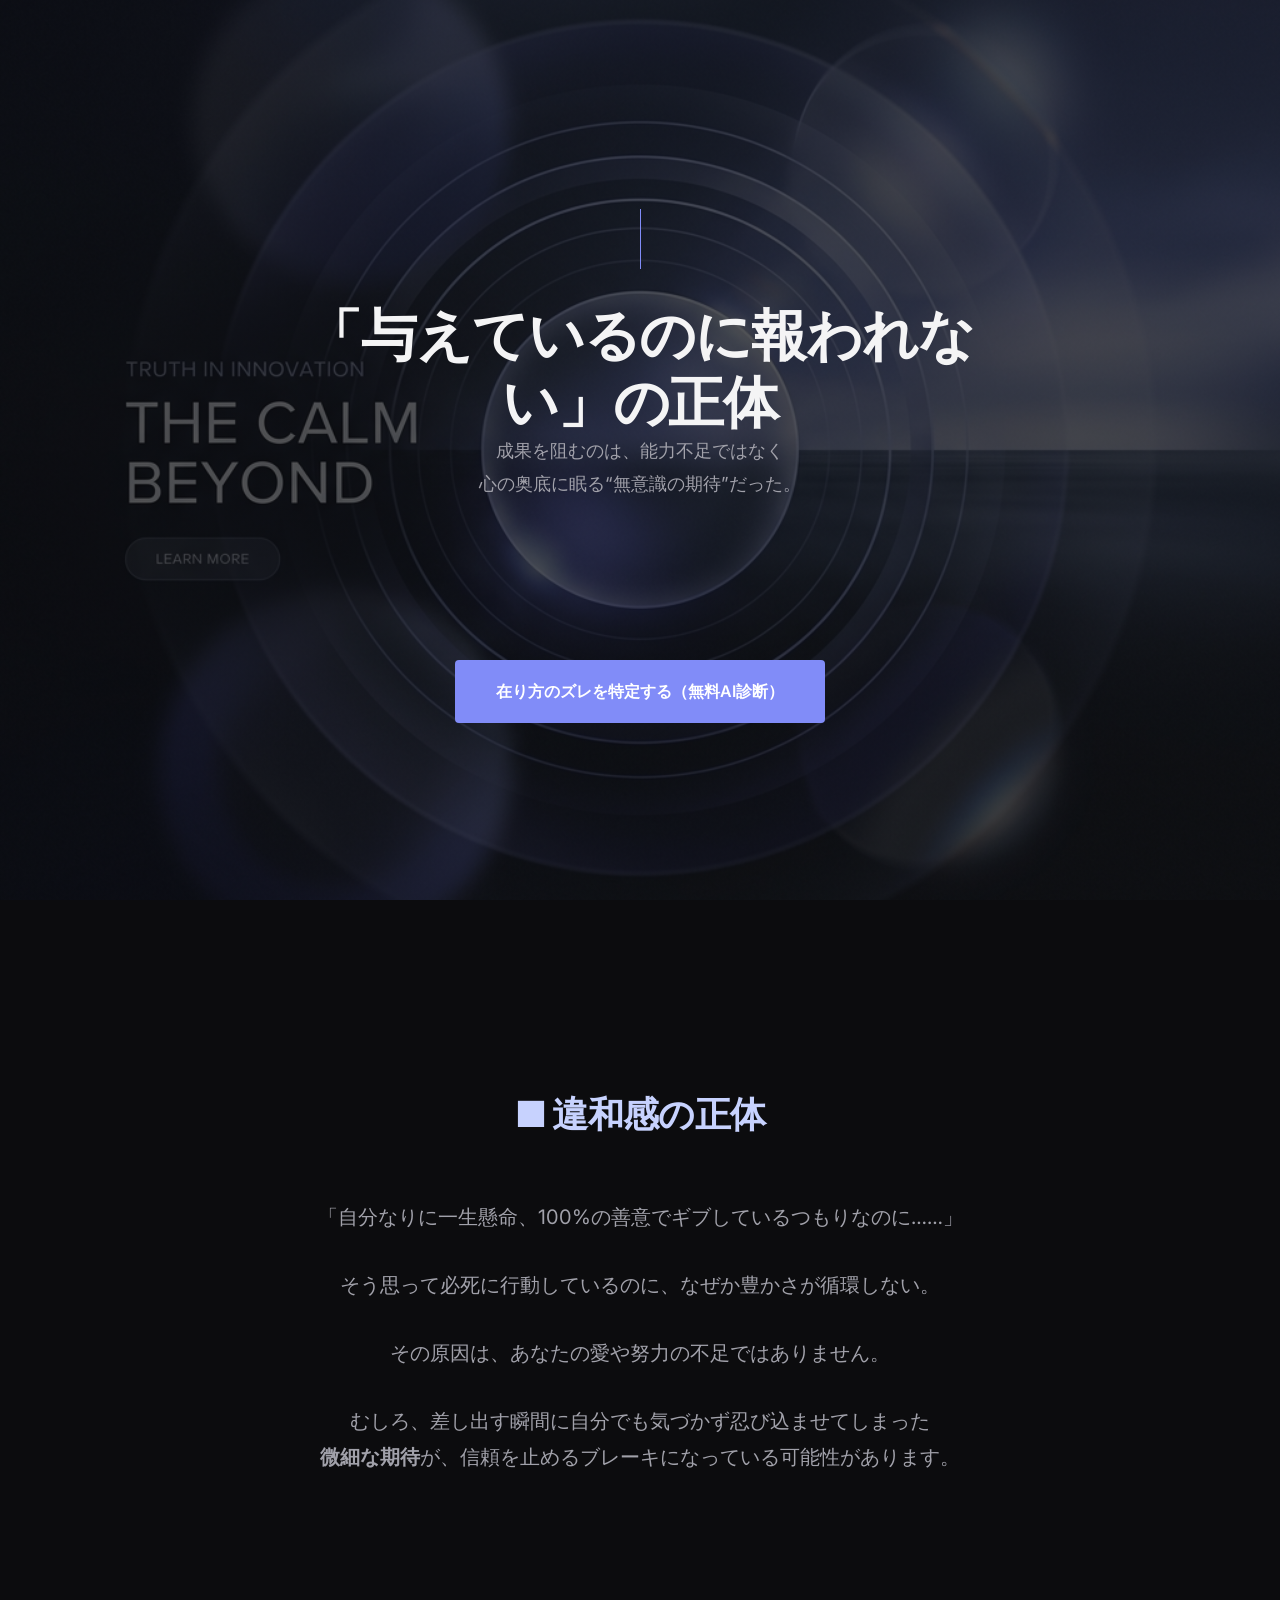
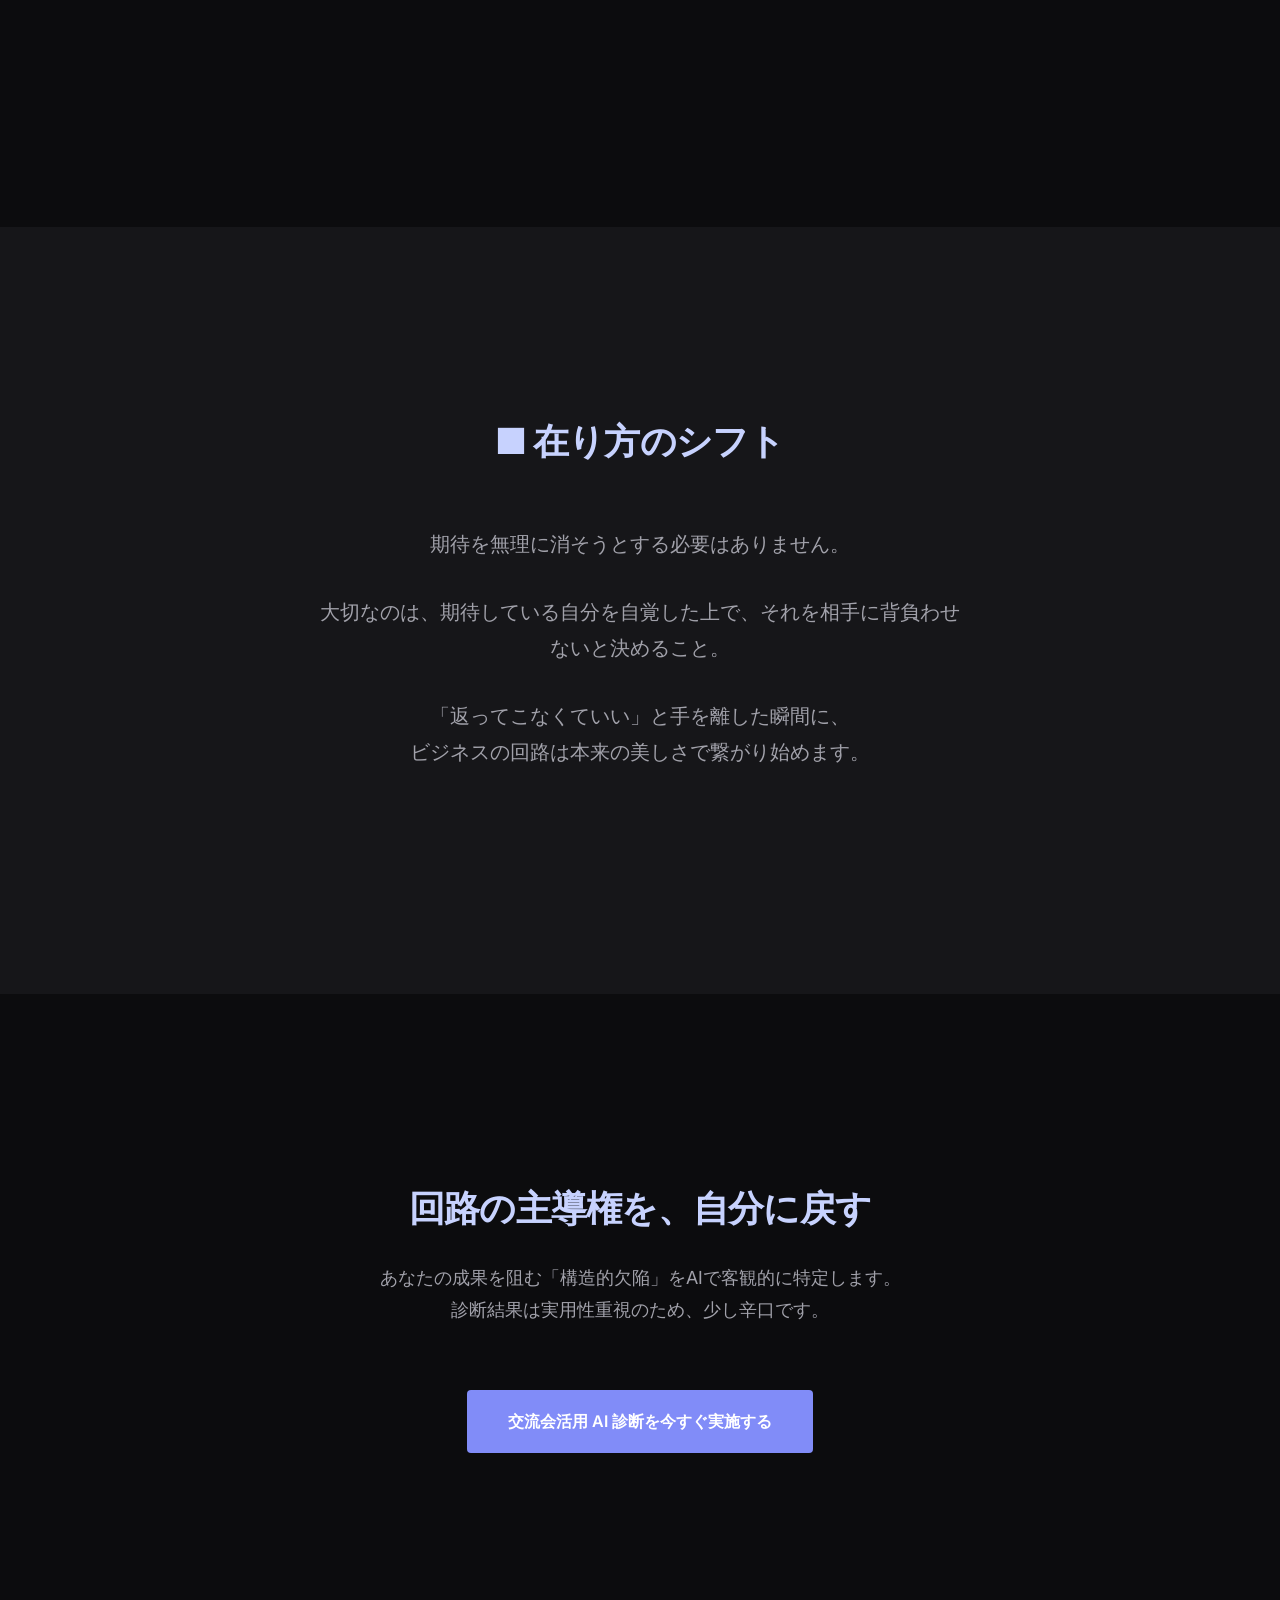
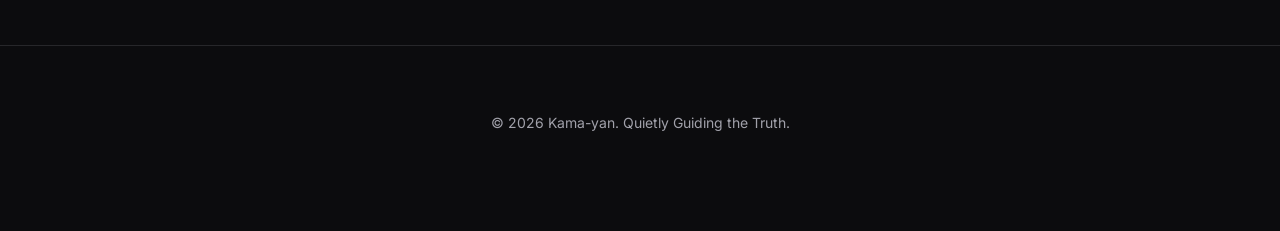
<file: mindset-shift/index.html>
<!DOCTYPE html>
<html lang="ja">
<head>
    <meta charset="UTF-8">
    <meta name="viewport" content="width=device-width, initial-scale=1.0">
    <title>「与えているのに報われない」の正体｜Kama-yan</title>
    <meta name="description" content="成果を阻むのは、能力不足ではなく“無意識の期待”だった。在り方のズレを特定し、ビジネスの循環を取り戻すための視点。">
    
    <!-- Fonts -->
    <link rel="preconnect" href="https://fonts.googleapis.com">
    <link rel="preconnect" href="https://fonts.gstatic.com" crossorigin>
    <link href="https://fonts.googleapis.com/css2?family=Inter:wght@400;600&family=Outfit:wght@500;700&display=swap" rel="stylesheet">
    
    <!-- External CSS -->
    <link rel="stylesheet" href="../resources/design_system.css">
    
    <style>
        section {
            padding: var(--space-xl) 0;
        }
        .hero {
            height: 100vh;
            display: flex;
            align-items: center;
            justify-content: center;
            text-align: center;
            background: linear-gradient(rgba(12, 12, 14, 0.7), rgba(12, 12, 14, 0.7)), url('hero_bg.png');
            background-size: cover;
            background-position: center;
        }
        .hero h1 {
            font-size: 3.5rem;
            max-width: 900px;
            margin: 0 auto;
        }
        .problem-content p, .solution-content p {
            font-size: 1.25rem;
            max-width: 650px;
            margin: 0 auto var(--space-md);
            text-align: center;
        }
    </style>
</head>
<body>

    <!-- Hero Section: The Flag of Salvation -->
    <section class="hero fade-in">
        <div class="container">
            <div class="vertical-line"></div>
            <h1>「与えているのに報われない」の正体</h1>
            <p>成果を阻むのは、能力不足ではなく<br>心の奥底に眠る“無意識の期待”だった。</p>
            <div class="silent-interval"></div>
            <a href="#contact" class="cta-button">在り方のズレを特定する（無料AI診断）</a>
        </div>
    </section>

    <!-- Problem Section: Observation of the Gap -->
    <section id="problem">
        <div class="container">
            <h2 style="text-align: center;">■ 違和感の正体</h2>
            <div class="problem-content" style="margin-top: var(--space-lg);">
                <p>「自分なりに一生懸命、100%の善意でギブしているつもりなのに……」</p>
                <p>そう思って必死に行動しているのに、なぜか豊かさが循環しない。</p>
                <p>その原因は、あなたの愛や努力の不足ではありません。</p>
                <p>むしろ、差し出す瞬間に自分でも気づかず忍び込ませてしまった<br><strong>微細な期待</strong>が、信頼を止めるブレーキになっている可能性があります。</p>
            </div>
            <div class="silent-interval"></div>
        </div>
    </section>

    <!-- Solution Section: The Mechanism -->
    <section id="solution" style="background-color: var(--surface-color);">
        <div class="container">
            <h2 style="text-align: center;">■ 在り方のシフト</h2>
            <div class="solution-content" style="margin-top: var(--space-lg);">
                <p>期待を無理に消そうとする必要はありません。</p>
                <p>大切なのは、期待している自分を自覚した上で、それを相手に背負わせないと決めること。</p>
                <p>「返ってこなくていい」と手を離した瞬間に、<br>ビジネスの回路は本来の美しさで繋がり始めます。</p>
            </div>
        </div>
    </section>

    <!-- CTA Section: The Commitment -->
    <section id="contact" style="text-align: center;">
        <div class="container">
            <h2>回路の主導権を、自分に戻す</h2>
            <p style="max-width: 600px; margin: var(--space-md) auto var(--space-lg);">あなたの成果を阻む「構造的欠陥」をAIで客観的に特定します。<br>診断結果は実用性重視のため、少し辛口です。</p>
            <a href="https://lin.ee/OQrQd4J" class="cta-button">交流会活用 AI 診断を今すぐ実施する</a>
        </div>
    </section>

    <footer style="padding: var(--space-lg) 0; text-align: center; border-top: 1px solid var(--border-color);">
        <p style="font-size: 0.875rem;">&copy; 2026 Kama-yan. Quietly Guiding the Truth.</p>
    </footer>

</body>
</html>
</file>
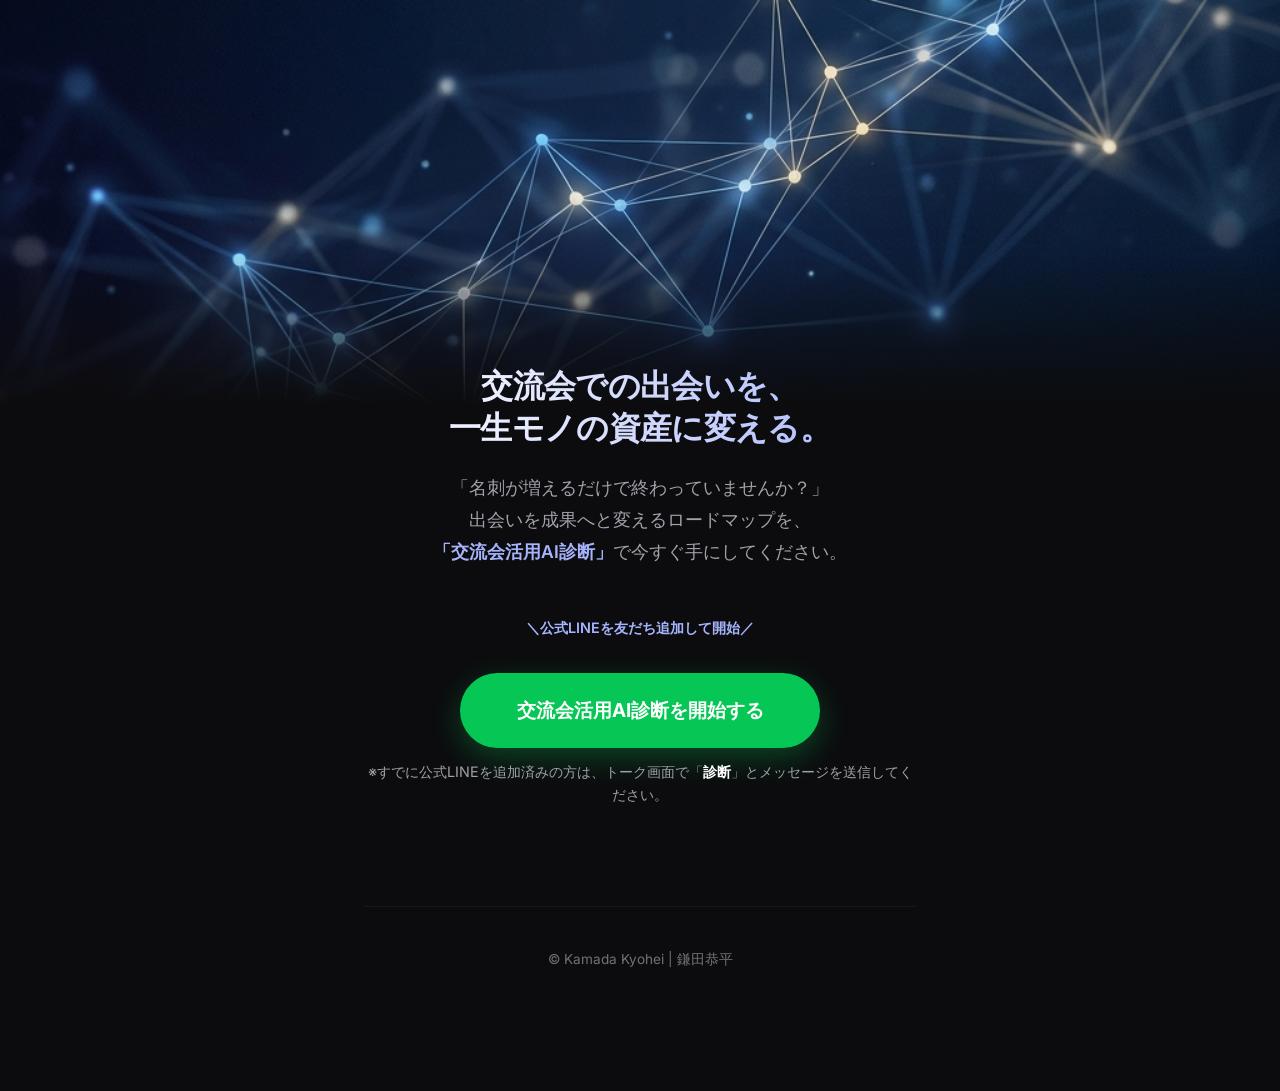
<file: network-ai/index.html>
<!DOCTYPE html>
<html lang="ja">
<head>
    <meta charset="UTF-8">
    <meta name="viewport" content="width=device-width, initial-scale=1.0">
    <title>交流会活用AI診断｜Kamada Kyohei</title>
    
    <!-- Fonts -->
    <link rel="preconnect" href="https://fonts.googleapis.com">
    <link rel="preconnect" href="https://fonts.gstatic.com" crossorigin>
    <link href="https://fonts.googleapis.com/css2?family=Inter:wght@400;600&family=Outfit:wght@500;700&display=swap" rel="stylesheet">
    
    <!-- External CSS -->
    <link rel="stylesheet" href="../resources/design_system.css">
    
    <style>
        body {
            background-color: #0c0c0e;
            color: var(--text-primary);
            margin: 0;
            padding: 0;
            font-family: 'Inter', sans-serif;
            overflow-x: hidden;
        }
        
        .hero-section {
            width: 100%;
            height: 45vh;
            background-image: url('hero.png');
            background-size: cover;
            background-position: center;
            position: relative;
            display: flex;
            align-items: center;
            justify-content: center;
        }

        .hero-section::after {
            content: '';
            position: absolute;
            bottom: 0;
            left: 0;
            width: 100%;
            height: 150px;
            background: linear-gradient(to top, #0c0c0e, transparent);
        }

        .container {
            max-width: 600px;
            margin: 0 auto;
            padding: 0 24px 80px;
            position: relative;
            z-index: 10;
            text-align: center;
        }

        .content-area {
            margin-top: -40px;
        }

        h1 {
            font-family: 'Outfit', sans-serif;
            font-size: 2rem;
            line-height: 1.3;
            margin-bottom: 24px;
            font-weight: 700;
            letter-spacing: -0.02em;
            background: linear-gradient(to right, #ffffff, #a5b4fc);
            -webkit-background-clip: text;
            -webkit-text-fill-color: transparent;
        }

        p {
            font-size: 1.1rem;
            color: var(--text-secondary);
            line-height: 1.8;
            margin-bottom: 48px;
        }

        .highlight {
            color: #a5b4fc;
            font-weight: 600;
        }

        .cta-area {
            display: flex;
            flex-direction: column;
            gap: 20px;
            align-items: center;
        }

        .line-button {
            display: inline-flex;
            align-items: center;
            justify-content: center;
            background-color: #06C755;
            color: white;
            text-decoration: none;
            padding: 20px 40px;
            border-radius: 100px;
            font-weight: 700;
            font-size: 1.2rem;
            transition: all 0.3s cubic-bezier(0.175, 0.885, 0.32, 1.275);
            box-shadow: 0 10px 30px rgba(6, 199, 85, 0.3);
            width: 100%;
            max-width: 360px;
        }

        .line-button:hover {
            transform: scale(1.05);
            box-shadow: 0 15px 40px rgba(6, 199, 85, 0.4);
            filter: brightness(1.1);
        }

        .cta-note {
            font-size: 0.9rem;
            color: var(--text-secondary);
            line-height: 1.6;
            margin-top: -8px;
            margin-bottom: 0;
        }

        .cta-note strong {
            color: #ffffff;
        }

        .footer {
            margin-top: 100px;
            padding: 40px 0;
            border-top: 1px solid rgba(255,255,255,0.05);
            font-size: 0.85rem;
            color: var(--text-muted);
        }

        @media (max-width: 480px) {
            h1 {
                font-size: 1.6rem;
            }
            p {
                font-size: 1rem;
            }
            .hero-section {
                height: 35vh;
            }
        }
    </style>
</head>
<body>

    <section class="hero-section">
        <!-- Background by hero.png -->
    </section>

    <div class="container">
        <div class="content-area">
            <h1>交流会での出会いを、<br>一生モノの資産に変える。</h1>
            
            <p>
                「名刺が増えるだけで終わっていませんか？」<br>
                出会いを成果へと変えるロードマップを、<br>
                <span class="highlight">「交流会活用AI診断」</span>で今すぐ手にしてください。
            </p>

            <div class="cta-area">
                <p style="margin-bottom: 12px; font-size: 0.9rem; color: #a5b4fc; font-weight: 600;">＼公式LINEを友だち追加して開始／</p>
                <a href="https://lin.ee/OQrQd4J" class="line-button">
                交流会活用AI診断を開始する
                </a>
                <p class="cta-note">※すでに公式LINEを追加済みの方は、トーク画面で「<strong>診断</strong>」とメッセージを送信してください。</p>
            </div>


            <footer class="footer">
                &copy; Kamada Kyohei | 鎌田恭平
            </footer>
        </div>
    </div>

</body>
</html>
</file>
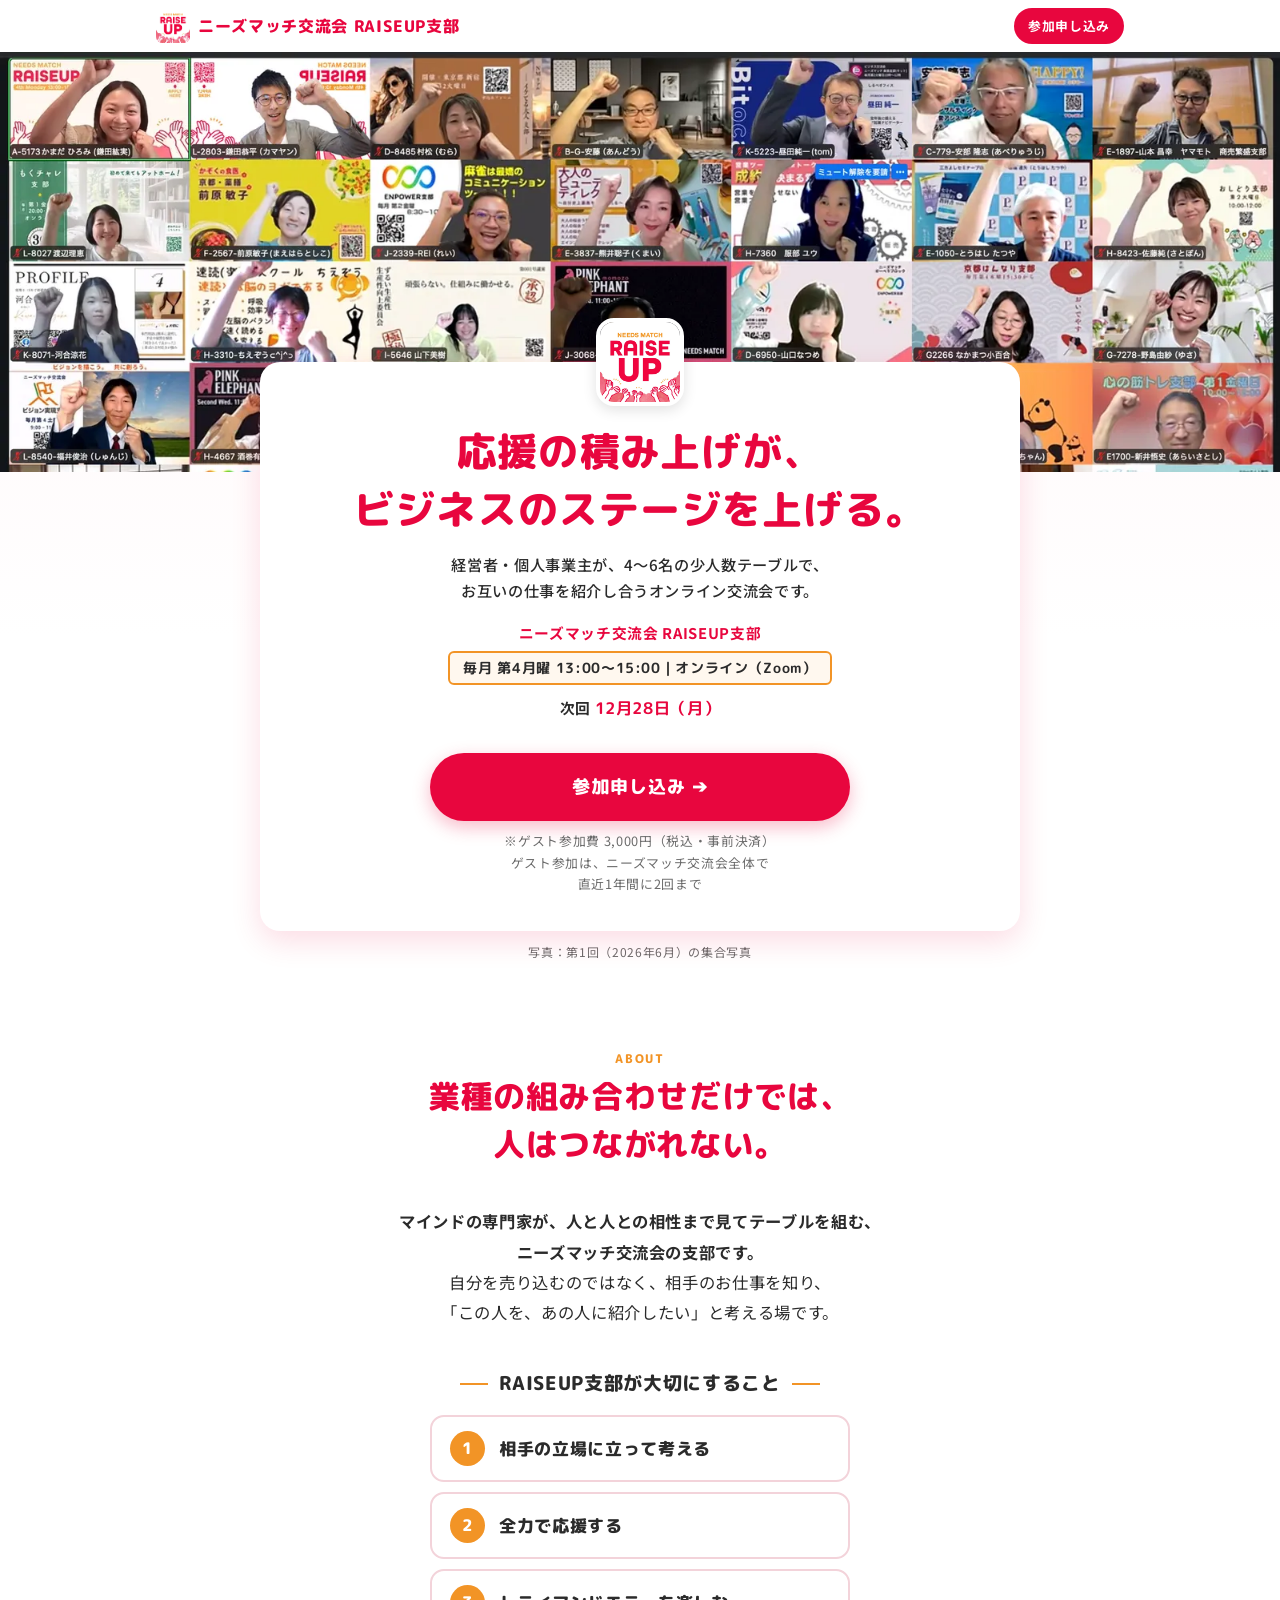
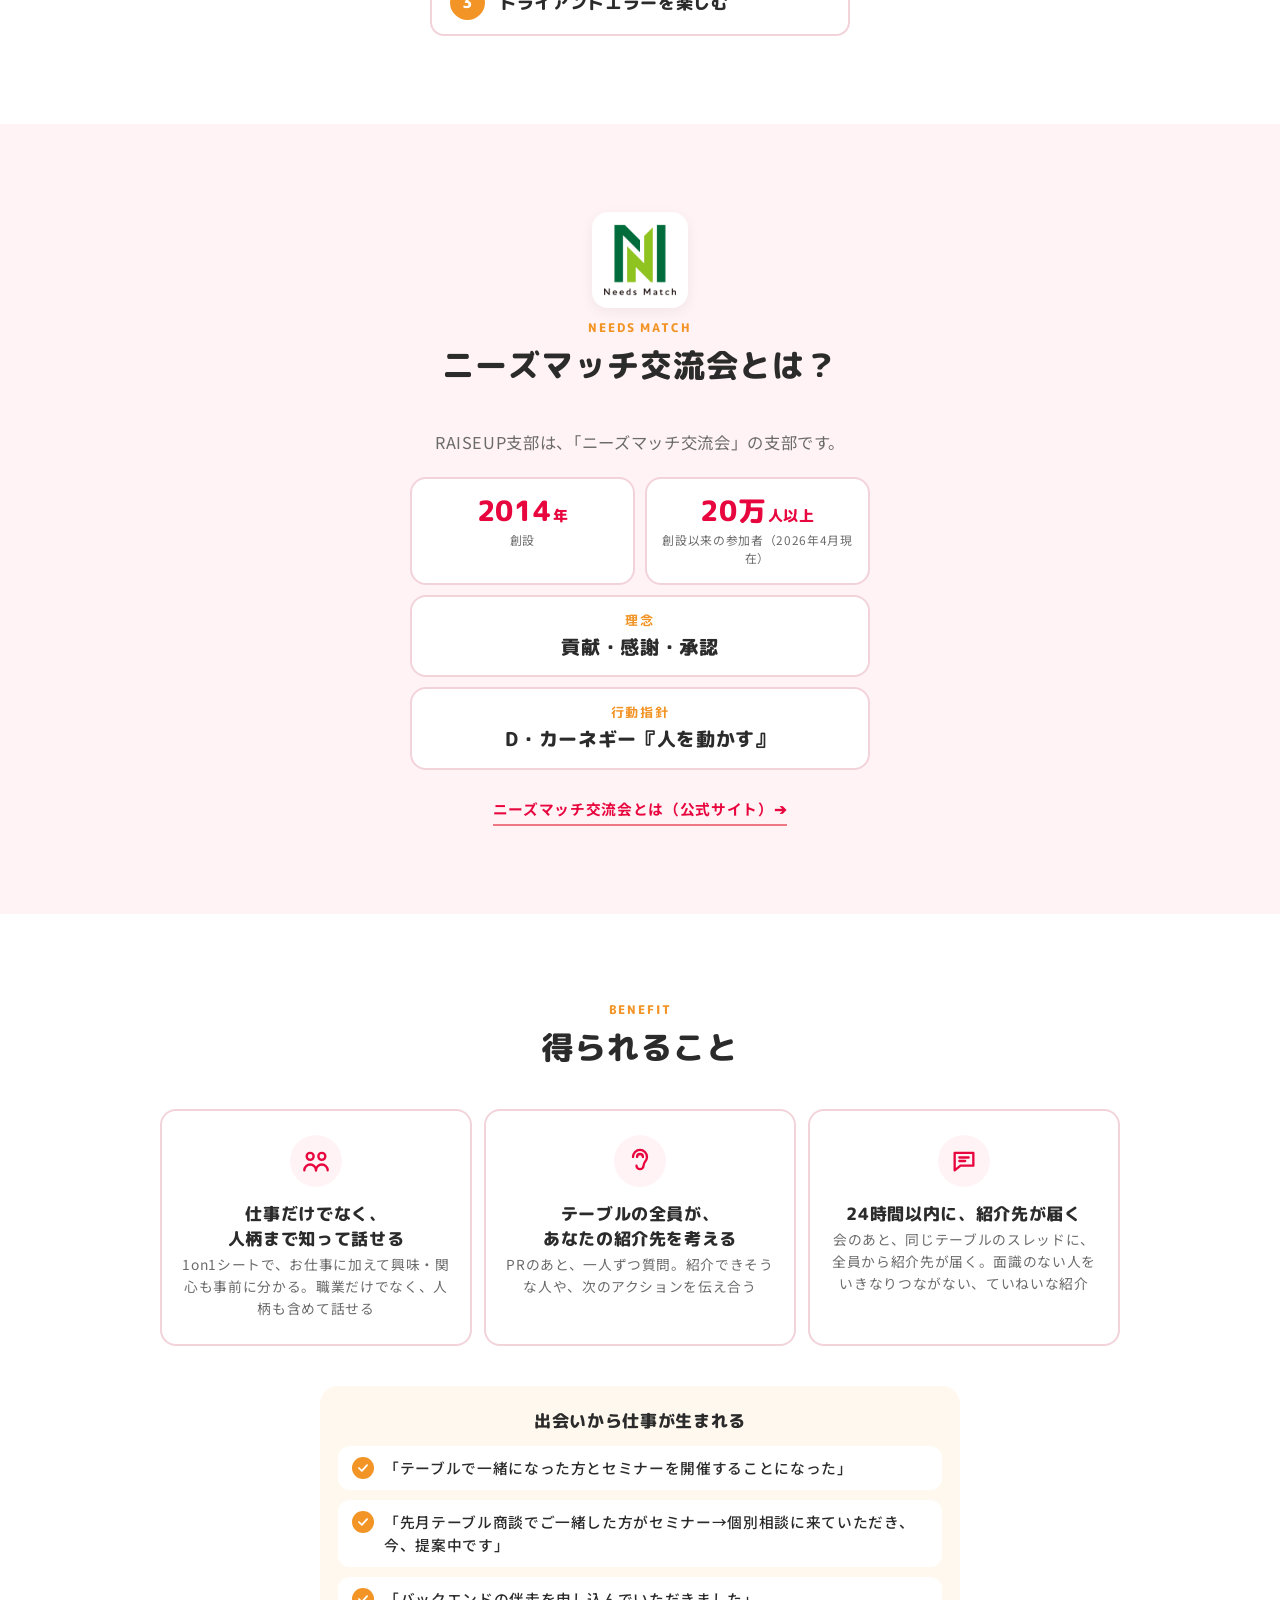
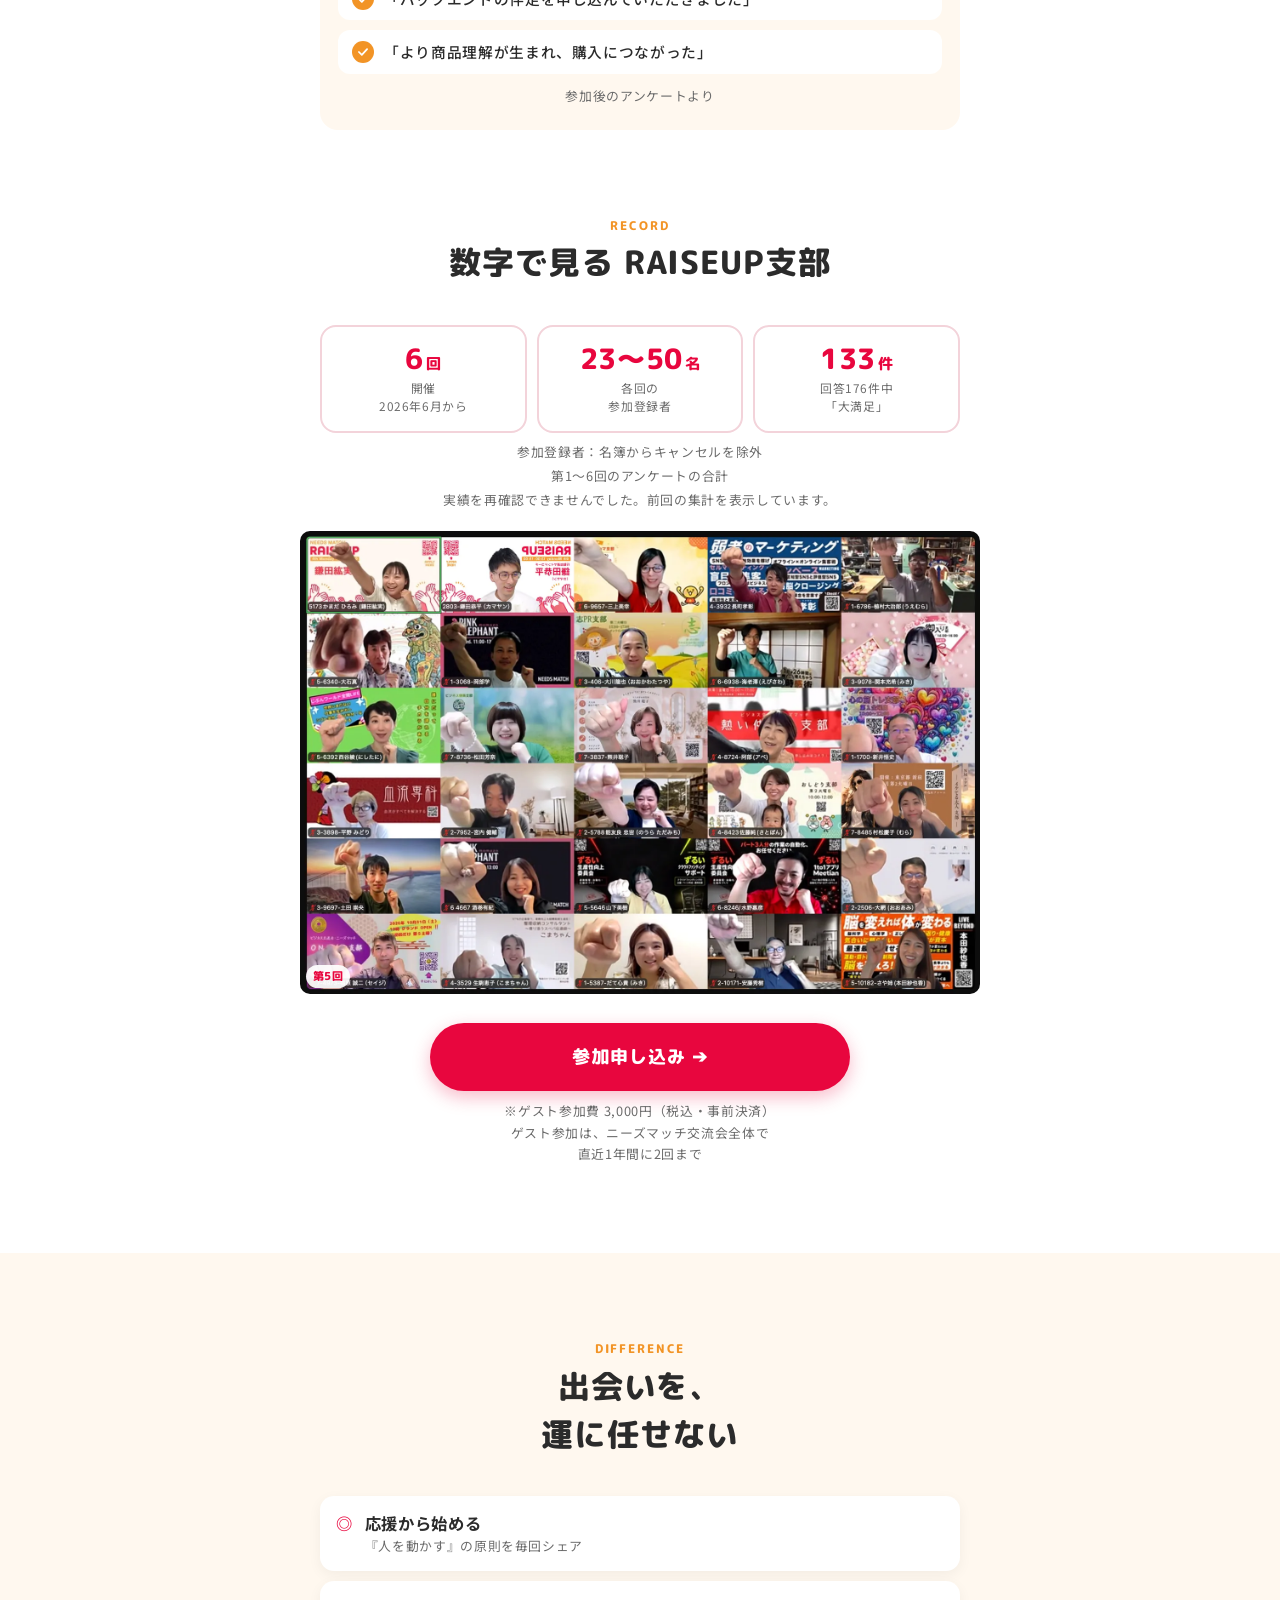
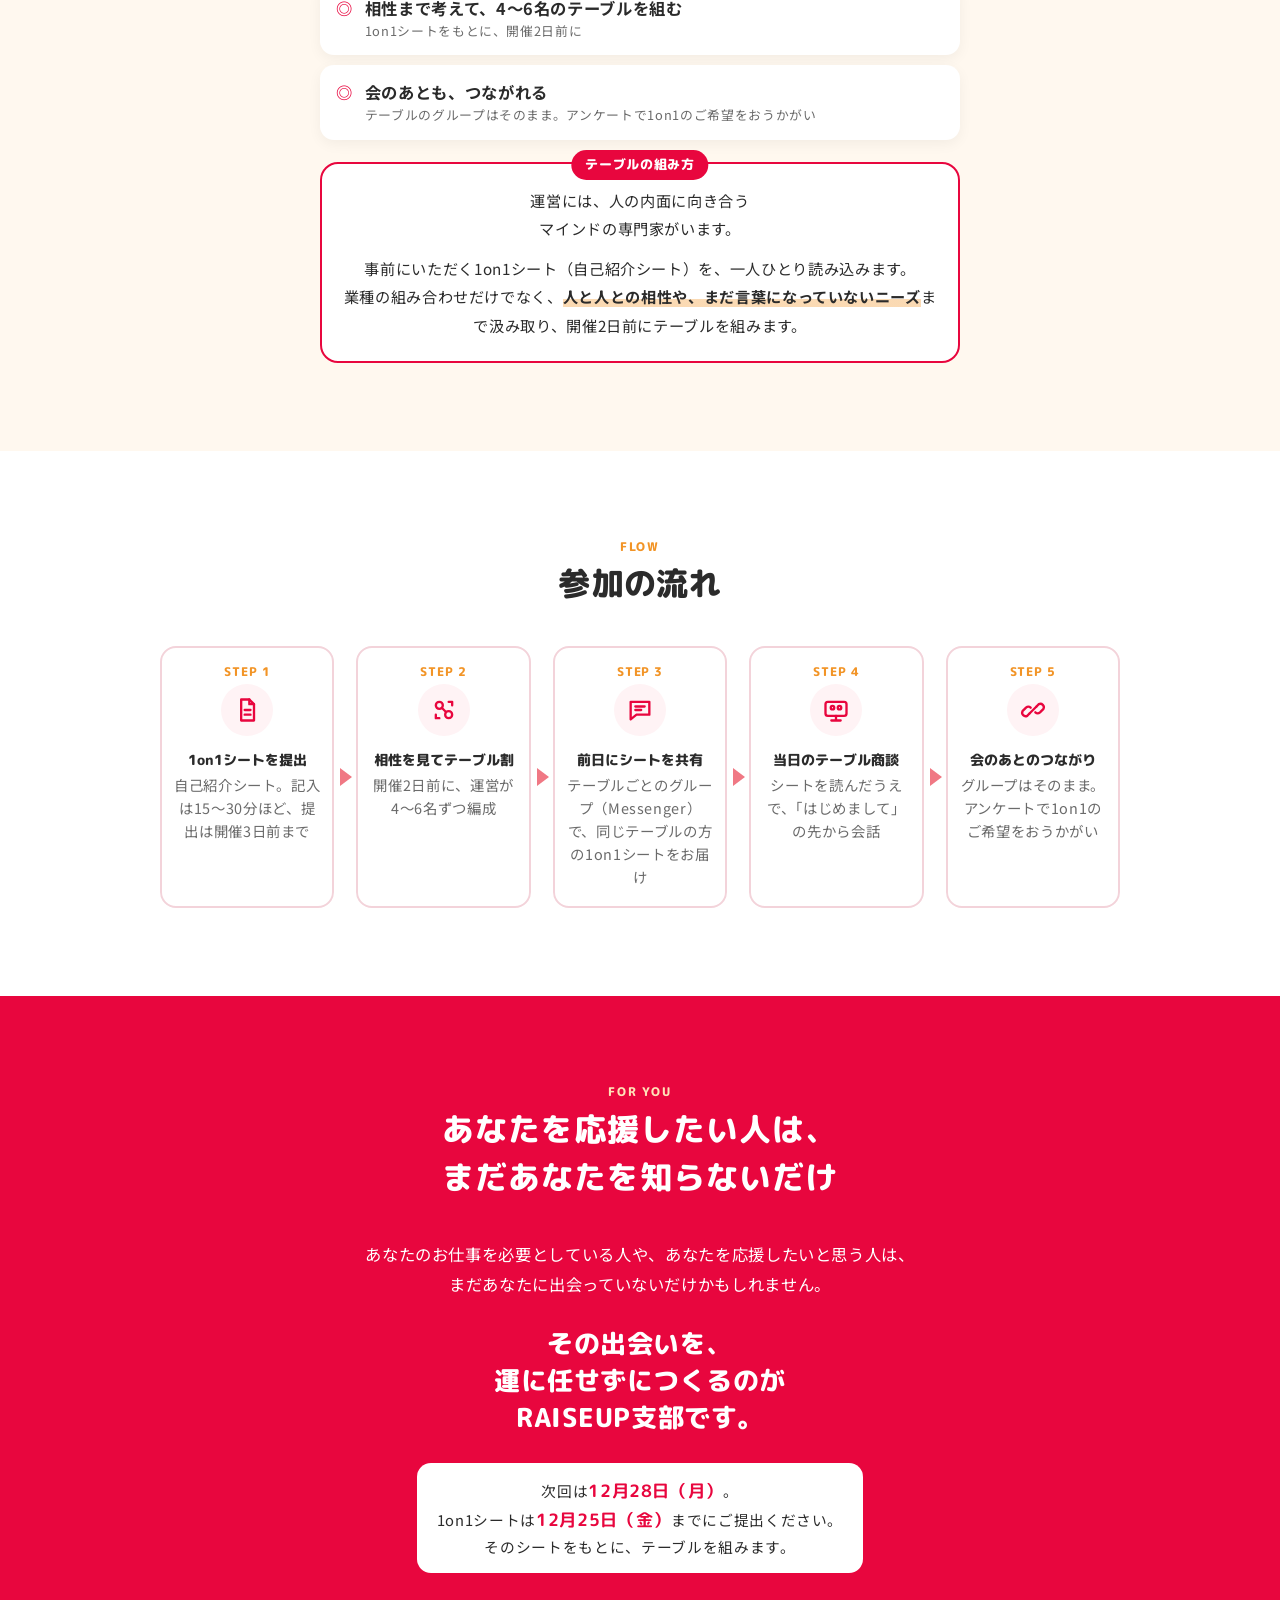
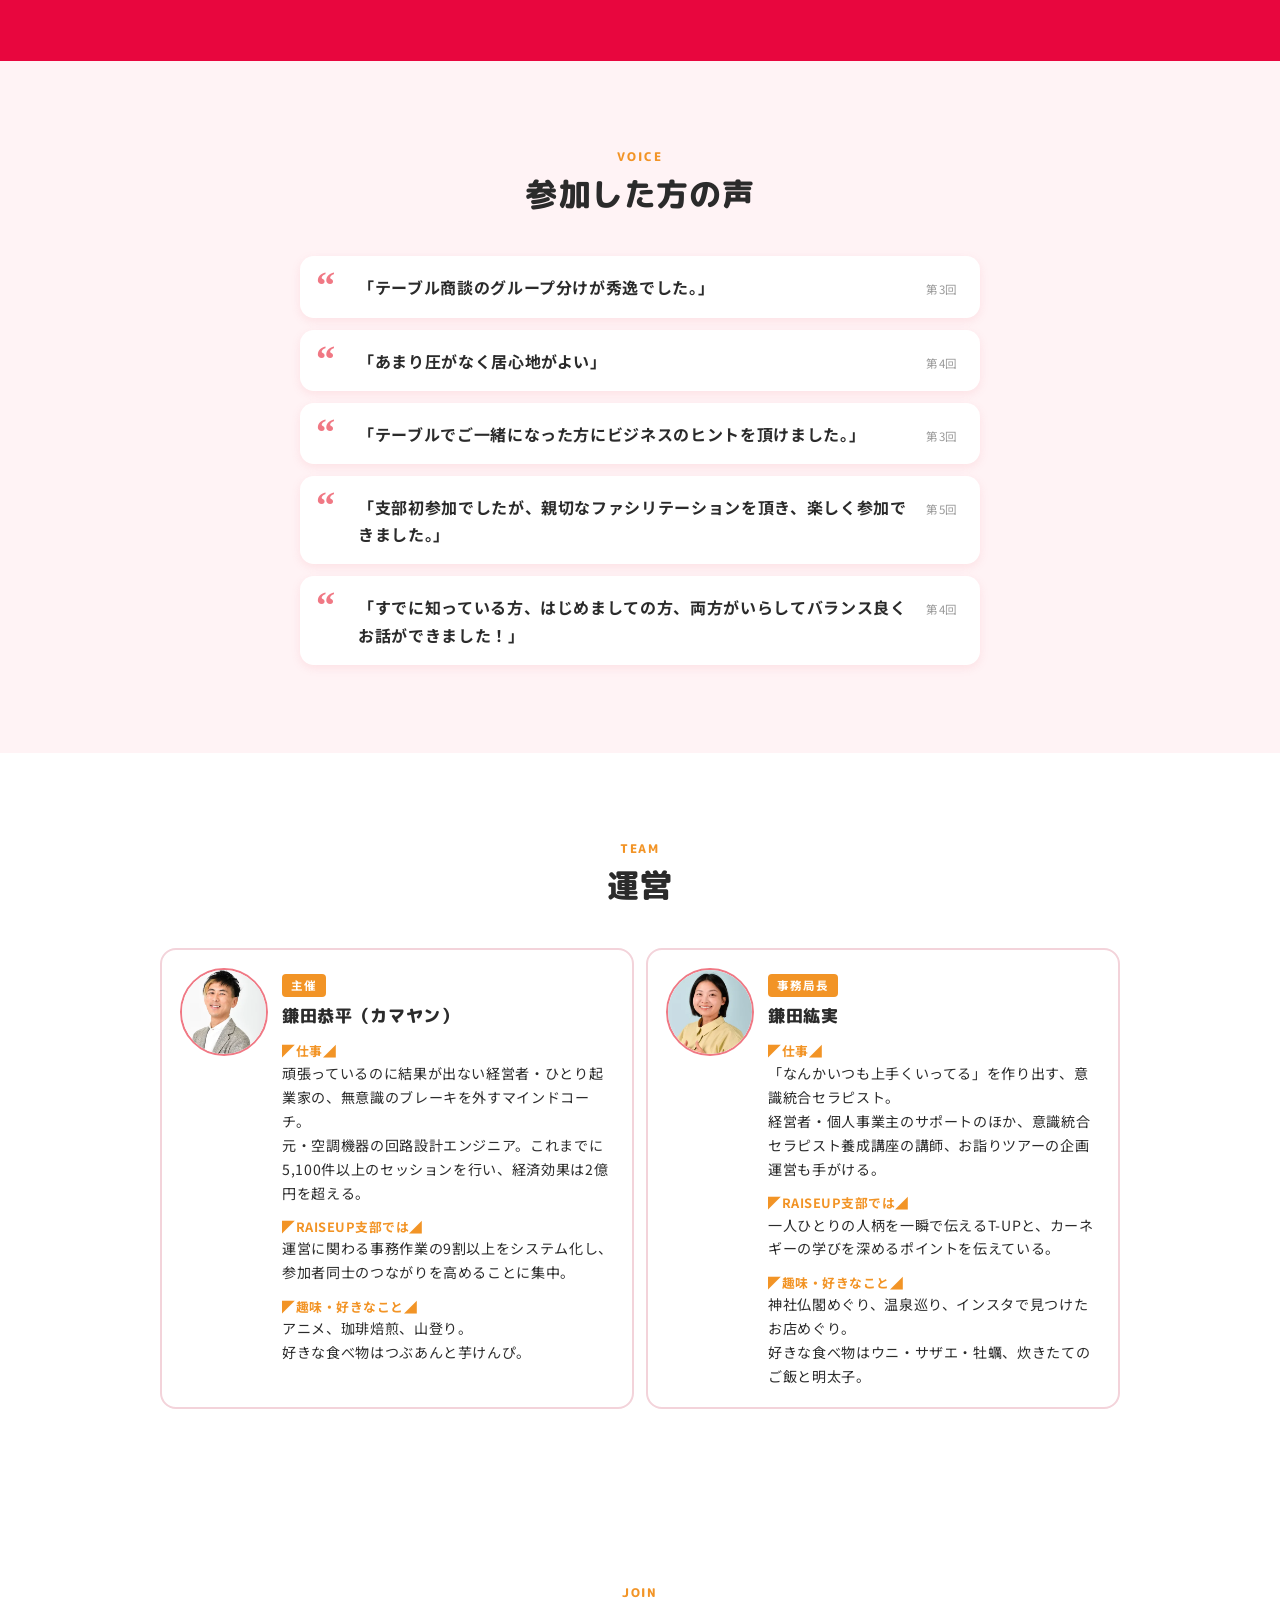
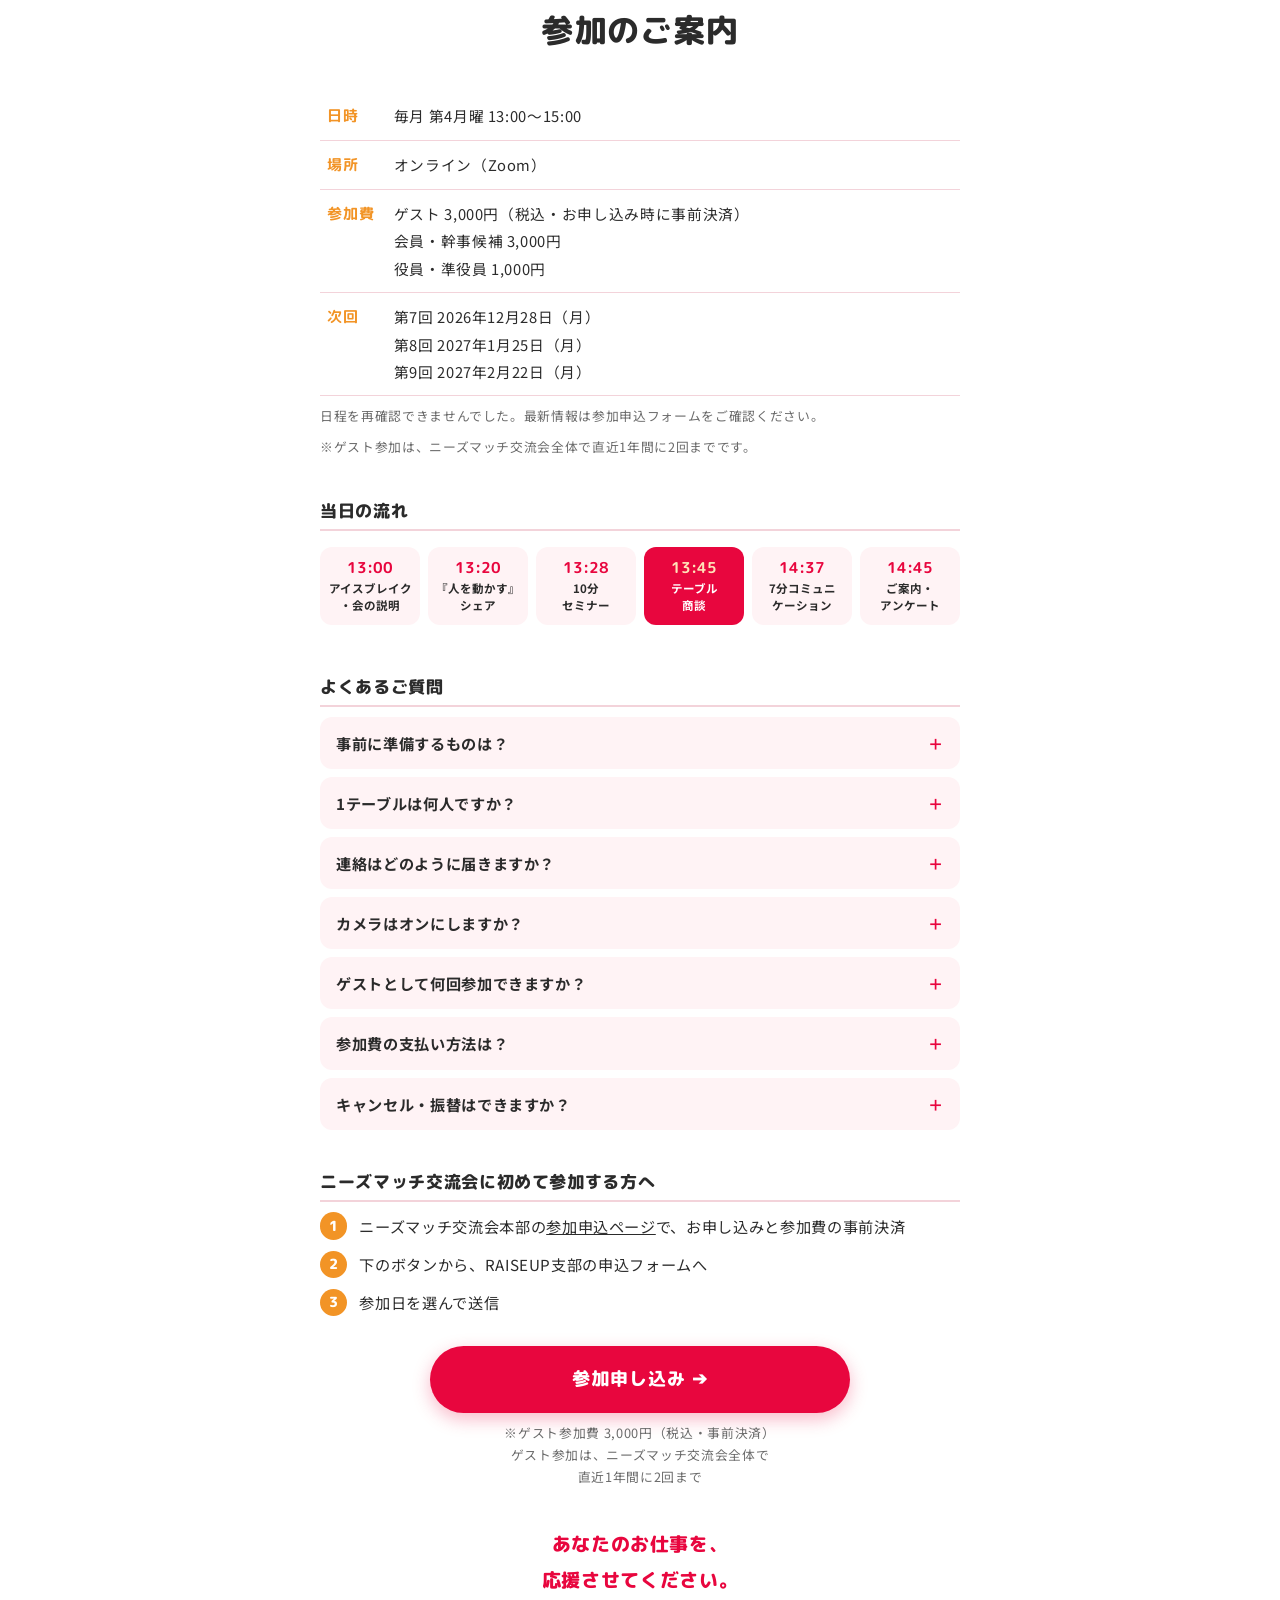
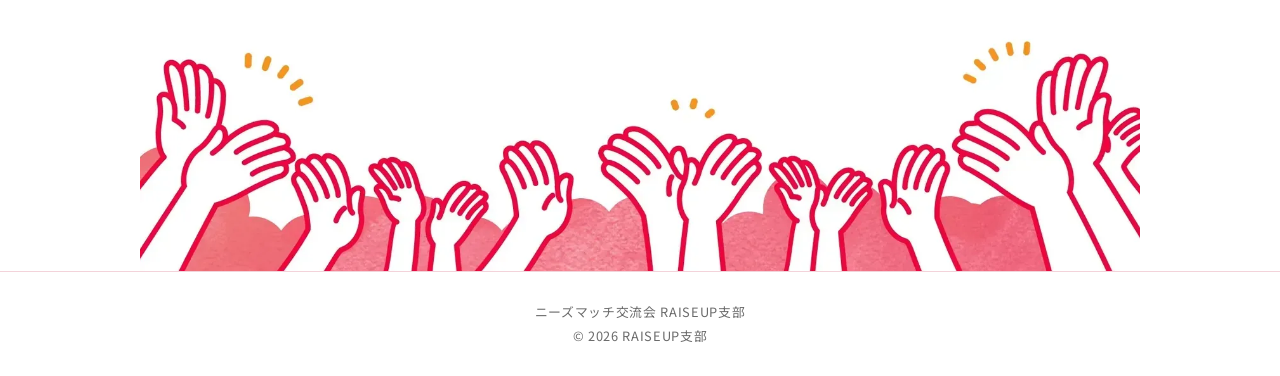
<file: raiseup/index.html>
<!DOCTYPE html>
<html lang="ja">
<head>
<meta charset="UTF-8">
<meta name="viewport" content="width=device-width, initial-scale=1">
<title>RAISEUP支部｜ニーズマッチ交流会｜応援の積み上げが、ビジネスのステージを上げる</title>
<meta name="description" content="毎月第4月曜 13:00〜15:00、オンラインで開く「ニーズマッチ交流会」の RAISEUP支部。お仕事に合わせて組むテーブルで、売り込みではなく応援し合うつながりをつくります。ゲスト参加受付中。">
<meta property="og:type" content="website">
<meta property="og:title" content="RAISEUP支部｜ニーズマッチ交流会｜応援の積み上げが、ビジネスのステージを上げる">
<meta property="og:description" content="毎月第4月曜 13:00〜15:00、オンラインで開く「ニーズマッチ交流会」の RAISEUP支部。お仕事に合わせて組むテーブルで、売り込みではなく応援し合うつながりをつくります。ゲスト参加受付中。">
<meta property="og:image" content="https://web.kamayancoach.com/raiseup/img/ogp.jpg">
<meta property="og:url" content="https://web.kamayancoach.com/raiseup/">
<meta name="twitter:card" content="summary_large_image">
<link rel="icon" href="img/favicon.png">
<link rel="preconnect" href="https://fonts.googleapis.com">
<link rel="preconnect" href="https://fonts.gstatic.com" crossorigin>
<link href="https://fonts.googleapis.com/css2?family=M+PLUS+Rounded+1c:wght@700;800&family=Noto+Sans+JP:wght@400;500;700&display=swap" rel="stylesheet">
<style>
:root{
  --bg-color:#FFFFFF;
  --surface-color:#FFF3F5;
  --surface-warm:#FFF8EF;
  --text-primary:#2B2B2B;
  --text-secondary:#6B6B6B;
  --accent-color:#E8063E;
  --accent-sub:#F29426;
  --accent-light:#F07884;
  --border-color:#F3D3DA;
  --muted:#9A9A9A;
  --round:"M PLUS Rounded 1c","Noto Sans JP",sans-serif;
}
*{box-sizing:border-box;margin:0;padding:0}
html{scroll-behavior:smooth;-webkit-text-size-adjust:100%}
body{background:var(--bg-color);color:var(--text-primary);font-family:"Noto Sans JP",sans-serif;font-size:.97rem;line-height:1.85;letter-spacing:.04em;overflow-x:hidden}
img{max-width:100%;height:auto;display:block}
a{color:inherit}
strong{font-weight:700}
.wrap{max-width:680px;margin:0 auto;padding:0 20px}
.wide{max-width:1000px;margin:0 auto;padding:0 20px}
.silent-interval{padding:64px 0}
.center{text-align:center}
h2{font-family:var(--round);font-weight:800;font-size:1.5rem;line-height:1.5;letter-spacing:.03em;margin-bottom:1.2em;text-align:center}
h2 .label{display:block;font-size:.72rem;letter-spacing:.16em;color:var(--accent-sub);margin-bottom:.3em}
h3{font-family:var(--round);font-weight:800;font-size:1.05rem;line-height:1.5}
.lead-text{text-align:center;color:var(--text-secondary)}
.impact-heading{font-family:var(--round);font-weight:800;color:var(--accent-color);font-size:1.75rem;line-height:1.45;letter-spacing:.02em}
.highlight-text{background:linear-gradient(transparent 62%,rgba(242,148,38,.35) 62%)}
mark.tbd{background:#FFF1A8;color:inherit;padding:0 .2em;border-radius:3px}
.small{font-size:.8rem;color:var(--text-secondary)}
br.pc{display:none}

/* header */
.site-header{position:sticky;top:0;z-index:50;background:rgba(255,255,255,.96);box-shadow:0 1px 8px rgba(0,0,0,.06)}
.site-header .bar{max-width:1000px;margin:0 auto;padding:8px 16px;display:flex;align-items:center;justify-content:space-between;gap:12px}
.brand{display:flex;align-items:center;gap:8px;text-decoration:none;font-family:var(--round);font-weight:800;color:var(--accent-color)}
.brand-text{line-height:1.2;white-space:nowrap}
.brand-text small{display:block;font-size:.66rem;font-weight:700}
.brand img{width:34px;height:34px;border-radius:6px}
.btn-sm{display:inline-block;background:var(--accent-color);color:#fff;text-decoration:none;font-weight:700;font-size:.8rem;padding:.5em 1.1em;border-radius:999px;white-space:nowrap}

/* buttons */
.cta{margin:1.8em auto 0;text-align:center}
.btn{display:inline-block;width:100%;max-width:420px;background:var(--accent-color);color:#fff;text-decoration:none;font-family:var(--round);font-weight:800;font-size:1.1rem;letter-spacing:.06em;padding:1em 1.5em;border-radius:999px;box-shadow:0 6px 18px rgba(232,6,62,.28);transition:transform .2s,box-shadow .2s}
.btn:hover{transform:translateY(-2px);box-shadow:0 10px 24px rgba(232,6,62,.36)}
.cta .micro{margin-top:.7em;font-size:.8rem;color:var(--text-secondary);line-height:1.7}

/* HERO */
.hero{position:relative;padding-bottom:48px;background:linear-gradient(var(--surface-color),#fff 60%)}
.hero-photo{width:100%;aspect-ratio:4/3;object-fit:cover;object-position:0 0}
.hero-card{position:relative;margin:-56px 16px 0;background:#fff;border-radius:20px;box-shadow:0 10px 30px rgba(232,6,62,.14);padding:52px 20px 28px;text-align:center}
.hero-logo{position:absolute;left:50%;top:-44px;transform:translateX(-50%);width:88px;height:88px;border-radius:18px;border:4px solid #fff;box-shadow:0 4px 14px rgba(0,0,0,.12);background:#fff}
.hero-card .impact-heading{font-size:1.6rem}
.hero-meta{margin-top:1em;font-weight:700;font-size:.92rem;color:var(--accent-color)}
.nw{display:inline-block}
.pill{display:inline-block;background:var(--surface-warm);border:2px solid var(--accent-sub);color:var(--text-primary);font-family:var(--round);font-weight:700;font-size:.85rem;padding:.3em 1em;border-radius:6px;margin-top:.4em;line-height:1.6}
.hero-next{margin-top:.6em;font-weight:700;font-size:.92rem}
.hero-next strong{color:var(--accent-color);font-family:var(--round);font-size:1.1em}
.hero-cap{font-size:.75rem;color:var(--text-secondary);text-align:center;margin-top:10px}

/* D */
.chips{display:flex;flex-wrap:wrap;gap:8px;justify-content:center;margin-top:1.4em;list-style:none}
.chips li{display:flex;align-items:center;gap:8px;background:#fff;border:2px solid var(--border-color);border-radius:999px;padding:.35em 1em .35em .4em;font-family:var(--round);font-weight:700;font-size:.92rem}
.num{flex:0 0 auto;width:1.9em;height:1.9em;border-radius:50%;background:var(--accent-sub);color:#fff;display:inline-flex;align-items:center;justify-content:center;font-family:var(--round);font-weight:800;font-size:.9rem;line-height:1}

/* values */
.values-title{margin-top:2.2em;font-size:1.2rem;color:var(--text-primary);display:flex;align-items:center;justify-content:center;gap:.6em}
.values-title::before,.values-title::after{content:"";width:28px;height:2px;background:var(--accent-sub)}
.values{list-style:none;display:grid;gap:10px;margin:1em auto 0;max-width:420px;text-align:left}
.values li{display:flex;align-items:center;gap:14px;background:#fff;border:2px solid var(--border-color);border-radius:14px;padding:14px 18px;font-family:var(--round);font-weight:800;font-size:1.05rem;line-height:1.5}
.values .num{width:2.2em;height:2.2em;font-size:1rem}
/* number panels */
.stats{display:grid;grid-template-columns:repeat(2,1fr);gap:10px}
.stats.three{grid-template-columns:repeat(3,1fr)}
.stat{background:#fff;border:2px solid var(--border-color);border-radius:16px;padding:16px 6px;text-align:center}
.stat .v{font-family:var(--round);font-weight:800;color:var(--accent-color);font-size:1.75rem;line-height:1.15;white-space:nowrap}
.stat .v small{font-size:.55em;margin-left:.1em}
.stat .k{font-size:.74rem;color:var(--text-secondary);line-height:1.5;margin-top:.35em}
.nm{background:var(--surface-color)}
.nm .tags{display:grid;gap:10px;max-width:460px;margin:10px auto 0}
.tag{background:#fff;border:2px solid var(--border-color);border-radius:16px;padding:14px 12px;font-family:var(--round);font-weight:800;font-size:1.2rem;line-height:1.5;text-align:center;color:var(--text-primary)}
.tag b{display:block;color:var(--accent-sub);font-size:.8rem;letter-spacing:.12em;margin-bottom:.2em}

.nm-logo{width:96px;height:96px;margin:0 auto 12px;background:#fff;border-radius:16px;padding:8px;box-shadow:0 4px 14px rgba(0,0,0,.06)}
.nm-link{text-align:center;margin-top:1.4em}
.nm-link a{display:inline-block;color:var(--accent-color);font-weight:700;font-size:.92rem;text-decoration:none;border-bottom:2px solid var(--accent-light);padding-bottom:2px}
.nm-link a:hover{border-bottom-color:var(--accent-color)}
/* B */
.cards{display:grid;gap:12px}
.card{display:flex;gap:14px;align-items:center;background:#fff;border:2px solid var(--border-color);border-radius:16px;padding:16px}
.ico{flex:0 0 52px;width:52px;height:52px;border-radius:50%;background:var(--surface-color);display:flex;align-items:center;justify-content:center}
.ico svg{width:28px;height:28px;stroke:var(--accent-color);fill:none;stroke-width:2;stroke-linecap:round;stroke-linejoin:round}
.card p{font-size:.86rem;color:var(--text-secondary);line-height:1.6;margin-top:.15em}

/* E */
.photos{display:grid;grid-template-columns:repeat(2,1fr);gap:8px;margin-top:20px}
.photos figure{position:relative}
.photos img{border-radius:10px;width:100%;aspect-ratio:16/10;object-fit:cover}
.photos.one{grid-template-columns:1fr;max-width:680px;margin-left:auto;margin-right:auto}
.photos.one img{aspect-ratio:auto}
.photos figcaption{position:absolute;left:6px;bottom:6px;background:rgba(255,255,255,.92);color:var(--accent-color);font-family:var(--round);font-weight:800;font-size:.7rem;padding:.1em .6em;border-radius:999px}
.results{margin-top:28px;background:var(--surface-warm);border-radius:18px;padding:22px 18px}
.results h3{text-align:center;margin-bottom:.8em}
.results ul{list-style:none;display:grid;gap:10px}
.results li{display:flex;gap:10px;align-items:flex-start;background:#fff;border-radius:12px;padding:10px 14px;font-weight:500;font-size:.92rem;line-height:1.6}
.results li::before{content:"";flex:0 0 22px;height:22px;margin-top:1px;border-radius:50%;background:var(--accent-sub) url("data:image/svg+xml,%3Csvg xmlns='http://www.w3.org/2000/svg' viewBox='0 0 24 24' fill='none' stroke='%23fff' stroke-width='3' stroke-linecap='round' stroke-linejoin='round'%3E%3Cpath d='M5 12l5 5 9-10'/%3E%3C/svg%3E") center/14px no-repeat}

/* compare */
.compare-sec{background:var(--surface-warm)}
.compare{display:grid;grid-template-columns:1fr 1.25fr;gap:0;border-radius:18px;overflow:hidden;box-shadow:0 6px 20px rgba(0,0,0,.06)}
.compare .h{padding:12px 10px;text-align:center;font-family:var(--round);font-weight:800;font-size:.88rem;line-height:1.4}
.compare .h.old{background:#E9E6E3;color:#666}
.compare .h.new{background:var(--accent-color);color:#fff}
.compare .c{padding:14px 12px;font-size:.88rem;line-height:1.6;display:flex;align-items:center;gap:8px;border-top:1px solid #eee}
.compare .c.old{background:#F6F4F2;color:#7A7A7A}
.compare .c.old::before{content:"×";flex:0 0 auto;font-weight:800;color:#B5B5B5}
.compare .c.new{background:#fff;font-weight:700}
.compare .c.new::before{content:"◎";flex:0 0 auto;color:var(--accent-color);font-weight:800}
.compare .c.new span{display:block}
.compare .c.new small{display:block;font-weight:400;font-size:.76rem;color:var(--text-secondary)}
.strength{margin-top:22px;background:#fff;border:2px solid var(--accent-color);border-radius:18px;padding:22px 20px;position:relative}
.strength .badge{position:absolute;top:-14px;left:50%;transform:translateX(-50%);background:var(--accent-color);color:#fff;font-family:var(--round);font-weight:800;font-size:.8rem;padding:.25em 1.1em;border-radius:999px;white-space:nowrap}
.strength p{text-align:center;font-size:.95rem}

/* points (RAISEUP支部では) */
.points{list-style:none;display:grid;gap:10px}
.points li{display:flex;gap:12px;align-items:flex-start;background:#fff;border-radius:14px;padding:14px 16px;box-shadow:0 4px 14px rgba(0,0,0,.05);font-weight:700;line-height:1.6}
.points li::before{content:"◎";flex:0 0 auto;color:var(--accent-color);font-weight:800}
.points li small{display:block;font-weight:400;font-size:.8rem;color:var(--text-secondary)}
.hero-lead{margin-top:.9em;font-weight:500;font-size:.95rem;line-height:1.7}
/* faq */
.faq{display:grid;gap:8px}
.faq details{background:var(--surface-color);border-radius:12px;padding:12px 16px}
.faq summary{cursor:pointer;font-weight:700;font-size:.95rem;list-style:none;position:relative;padding-right:1.4em}
.faq summary::-webkit-details-marker{display:none}
.faq summary::after{content:"＋";position:absolute;right:0;top:0;color:var(--accent-color);font-weight:800}
.faq details[open] summary::after{content:"−"}
.faq details p{margin-top:.5em;font-size:.9rem;line-height:1.7}
/* flow */
.flow{list-style:none;display:grid;gap:0}
.flow li{position:relative;display:flex;gap:14px;align-items:center;background:#fff;border:2px solid var(--border-color);border-radius:16px;padding:14px 16px}
.flow li+li{margin-top:26px}
.flow li+li::before{content:"";position:absolute;top:-22px;left:50%;transform:translateX(-50%);border-left:9px solid transparent;border-right:9px solid transparent;border-top:12px solid var(--accent-light)}
.flow .step{flex:0 0 auto;font-family:var(--round);font-weight:800;color:var(--accent-sub);font-size:.72rem;letter-spacing:.08em;text-align:center;line-height:1.2}
.flow .step .ico{margin-top:4px}
.flow p{font-size:.9rem;color:var(--text-secondary);line-height:1.6;margin-top:.1em}

/* U */
.u{background:var(--accent-color);color:#fff;text-align:center}
.u h2{color:#fff}
.u h2 .label{color:#FFE2B8}
.u .impact-heading{color:#fff;margin-top:1em;font-size:1.6rem}
.next-date{display:inline-block;margin-top:1.8em;background:#fff;color:var(--text-primary);border-radius:14px;padding:14px 20px;font-size:.92rem;line-height:1.7}
.next-date strong{color:var(--accent-color);font-family:var(--round);font-size:1.15em}
@media (min-width:768px){br.sp{display:none}}
@media (max-width:359px){.brand img{display:none}.btn{font-size:1rem;padding:1em .8em;letter-spacing:.02em}.stats.three{gap:6px}.stats.three .stat{padding:14px 2px}.stats.three .stat .v{font-size:1.4rem}}

/* voices */
.voices{background:var(--surface-color)}
.voice-wall{display:grid;gap:12px;max-width:680px;margin:0 auto}
.note{background:#fff;border-radius:14px;padding:16px 18px 14px 52px;font-weight:700;font-size:.95rem;line-height:1.7;box-shadow:0 3px 10px rgba(240,120,132,.14);position:relative;display:flex;justify-content:space-between;align-items:baseline;gap:12px}
.note::before{content:"“";position:absolute;top:10px;left:16px;font-family:Georgia,serif;font-size:2.4rem;color:var(--accent-light);line-height:1}
.note .src{flex:0 0 auto;font-weight:400;font-size:.72rem;color:var(--muted);white-space:nowrap}

/* hosts */
.hosts{display:grid;gap:12px}
.host{display:flex;gap:14px;align-items:flex-start;background:#fff;border:2px solid var(--border-color);border-radius:16px;padding:18px}
.avatar{flex:0 0 88px;width:88px;height:88px;object-fit:cover;border-radius:50%;background:var(--surface-color);color:var(--accent-color);font-family:var(--round);font-weight:800;font-size:1.5rem;display:flex;align-items:center;justify-content:center;border:2px solid var(--accent-light)}
.role{display:inline-block;background:var(--accent-sub);color:#fff;font-size:.72rem;font-weight:700;padding:.1em .8em;border-radius:4px;letter-spacing:.08em}
.host .name{font-family:var(--round);font-weight:800;font-size:1.08rem;margin:.15em 0 .2em}
.host p{font-size:.88rem;line-height:1.7}
.host .tbc{color:var(--text-secondary)}
.host .pf-h{font-weight:700;font-size:.8rem;color:var(--accent-sub);margin-top:.8em;letter-spacing:.04em}

/* K */
.kv{width:100%;border-collapse:collapse}
.kv th,.kv td{padding:.7em .5em;border-bottom:1px solid var(--border-color);text-align:left;vertical-align:top;font-size:.92rem}
.kv th{width:4.5em;color:var(--accent-sub);font-family:var(--round);font-weight:700;white-space:nowrap}
.kv ul{list-style:none}
.day{display:grid;grid-template-columns:repeat(3,1fr);gap:8px;margin:12px 0 0;padding:4px 0 10px;list-style:none}
.day li{background:var(--surface-color);border-radius:12px;padding:10px 4px;text-align:center;min-width:0;font-size:.78rem;letter-spacing:0;line-height:1.5;font-weight:700}
.day li .t{display:block;font-family:var(--round);color:var(--accent-color);font-size:.95rem}
.day li.main{background:var(--accent-color);color:#fff}
.day li.main .t{color:#FFE2B8}
.k-block{margin-top:2.4em}
.k-block h3{margin-bottom:.6em;padding-bottom:.35em;border-bottom:2px solid var(--border-color)}
.steps{list-style:none;display:grid;gap:10px}
.steps li{display:flex;gap:12px;align-items:center;font-size:.95rem}
.closing{margin-top:2em;text-align:center;font-family:var(--round);font-weight:800;font-size:1.2rem;color:var(--accent-color)}
.hands{width:100%;max-width:1000px;margin:32px auto 0}

footer{border-top:1px solid var(--border-color);padding:28px 20px 96px;text-align:center;font-size:.8rem;color:var(--text-secondary)}

/* sticky cta (mobile) */
.sticky-cta{position:fixed;left:0;right:0;bottom:0;z-index:60;padding:10px 16px calc(10px + env(safe-area-inset-bottom));background:rgba(255,255,255,.96);box-shadow:0 -2px 12px rgba(0,0,0,.08);transform:translateY(110%);transition:transform .3s}
.sticky-cta.show{transform:none}
.sticky-cta .btn{font-size:1rem;padding:.8em 1em}

/* animation */
.fade-in{animation:fadeIn .9s ease both}
@keyframes fadeIn{from{opacity:0;transform:translateY(8px)}to{opacity:1;transform:none}}
.fade-in-up{opacity:0;transform:translateY(24px);transition:opacity .8s ease,transform .8s ease}
.fade-in-up.is-visible{opacity:1;transform:none}
@media (prefers-reduced-motion:reduce){
  html{scroll-behavior:auto}
  .fade-in{animation:none}
  .fade-in-up{opacity:1;transform:none;transition:none}
  .btn,.sticky-cta{transition:none}
}

@media (min-width:768px){
  body{font-size:1.02rem}
  .brand-text small{display:inline;font-size:1em;font-weight:800}
  br.pc{display:inline}
  .silent-interval{padding:88px 0}
  h2{font-size:2rem}
  .impact-heading{font-size:2.6rem}
  .hero{padding-bottom:64px}
  .hero-photo{aspect-ratio:auto;max-height:420px;object-position:center top}
  .hero-card{max-width:760px;margin:-110px auto 0;padding:60px 40px 36px}
  .hero-card .impact-heading{font-size:2.5rem}
  .stats.nm-stats{max-width:460px;margin:0 auto}
  .cards{grid-template-columns:repeat(3,1fr)}
  .card{flex-direction:column;text-align:center;padding:24px 18px}
  .compare .h{font-size:1.05rem;padding:16px}
  .compare .c{padding:18px 20px;font-size:1rem}
  .flow{grid-template-columns:repeat(5,1fr);gap:22px}
  .flow li{flex-direction:column;text-align:center;padding:18px 10px}
  .flow h3{font-size:.9rem;letter-spacing:0}
  .flow li+li{margin-top:0}
  .flow li+li::before{top:50%;left:-18px;transform:translateY(-50%);border-top:9px solid transparent;border-bottom:9px solid transparent;border-left:12px solid var(--accent-light);border-right:0}
  .note{font-size:1rem;padding:18px 22px 16px 58px}
  .hosts{grid-template-columns:repeat(2,1fr)}
  .day{margin:12px 0 0;padding:4px 0 10px;display:grid;grid-template-columns:repeat(6,1fr);overflow:visible}
  .day li{min-width:0;padding:10px 2px;font-size:.72rem;letter-spacing:0}
  .sticky-cta{display:none}
  footer{padding-bottom:28px}
}
@media (max-width:767px){.host{flex-direction:column;align-items:center;gap:10px}.host .avatar{flex:0 0 auto}.host>div{width:100%}.host .role,.host .name,.host .tbc{text-align:center}.host .role{display:table;margin:0 auto}}
</style>
</head>
<body>

<header class="site-header">
  <div class="bar">
    <a class="brand" href="#top"><img src="img/logo-square.webp" alt="ニーズマッチ交流会 RAISEUP支部のロゴ" width="34" height="34"><span class="brand-text"><small>ニーズマッチ交流会</small> RAISEUP支部</span></a>
    <a class="btn-sm" href="https://forms.gle/qS5giaDNMXGG92d18" target="_blank" rel="noopener">参加申し込み</a>
  </div>
</header>

<main id="top">

<!-- HERO -->
<section class="hero fade-in">
  <img class="hero-photo" src="img/zoom-1.webp" alt="第1回 RAISEUP支部の Zoom 集合写真。約45名が全員ガッツポーズ" width="1600" height="903">
  <div class="hero-card">
    <img class="hero-logo" src="img/logo-square.webp" alt="NEEDS MATCH RAISE UP" width="88" height="88">
    <h1 class="impact-heading"><span class="nw">応援の積み上げが、</span><br><span class="nw">ビジネスの</span><span class="nw">ステージを上げる。</span></h1>
    <p class="hero-lead">経営者・個人事業主が、4〜6名の少人数テーブルで、<br class="pc">お互いの仕事を紹介し合うオンライン交流会です。</p>
    <p class="hero-meta">ニーズマッチ交流会 RAISEUP支部</p>
    <span class="pill"><span class="nw">毎月 第4月曜 13:00〜15:00</span>｜<span class="nw">オンライン（Zoom）</span></span>
    <p class="hero-next">次回 <strong data-next-date>日程を確認中</strong></p>
    <div class="cta" id="cta-fv">
      <a class="btn" href="https://forms.gle/qS5giaDNMXGG92d18" target="_blank" rel="noopener">参加申し込み ➔</a>
      <p class="micro">※ゲスト参加費 3,000円（税込・事前決済）<br>ゲスト参加は、ニーズマッチ交流会全体で<br>直近1年間に2回まで</p>
    </div>
  </div>
  <p class="hero-cap">写真：第1回（2026年6月）の集合写真</p>
</section>

<!-- D -->
<section class="silent-interval fade-in-up" id="about" style="padding-top:24px">
  <div class="wrap center">
    <h2><span class="label">ABOUT</span><span class="impact-heading" style="font-size:inherit">業種の組み合わせだけでは、<br>人はつながれない。</span></h2>
    <p><strong>マインドの専門家が、人と人との相性まで見てテーブルを組む、<br class="pc">ニーズマッチ交流会の支部です。</strong></p>
    <p>自分を売り込むのではなく、相手のお仕事を知り、<br>「この人を、あの人に紹介したい」と考える場です。</p>
    <h3 class="values-title">RAISEUP支部が大切にすること</h3>
    <ol class="values">
      <li><span class="num">1</span><span>相手の立場に立って考える</span></li>
      <li><span class="num">2</span><span>全力で応援する</span></li>
      <li><span class="num">3</span><span>トライアンドエラーを楽しむ</span></li>
    </ol>
  </div>
</section>

<!-- NM -->
<section class="silent-interval nm fade-in-up" id="needsmatch">
  <div class="wrap">
    <img class="nm-logo" src="img/nm-logo.png" alt="ニーズマッチ交流会のロゴ" width="400" height="400">
    <h2><span class="label">NEEDS MATCH</span>ニーズマッチ交流会とは？</h2>
    <p class="lead-text" style="margin-bottom:1.2em">RAISEUP支部は、「ニーズマッチ交流会」の支部です。</p>
    <div class="stats nm-stats">
      <div class="stat"><div class="v">2014<small>年</small></div><div class="k">創設</div></div>
      <div class="stat"><div class="v">20万<small>人以上</small></div><div class="k">創設以来の参加者（2026年4月現在）</div></div>
    </div>
    <div class="tags">
      <div class="tag"><b>理念</b>貢献・感謝・承認</div>
      <div class="tag"><b>行動指針</b>D・カーネギー『人を動かす』</div>
    </div>
    <p class="nm-link"><a href="https://nm2014.jp/about/" target="_blank" rel="noopener">ニーズマッチ交流会とは（公式サイト）➔</a></p>
  </div>
</section>

<!-- B -->
<section class="silent-interval fade-in-up" id="benefit">
  <div class="wrap"><h2><span class="label">BENEFIT</span>得られること</h2></div>
  <div class="wide">
    <div class="cards">
      <div class="card">
        <div class="ico"><svg viewBox="0 0 24 24" aria-hidden="true"><circle cx="7" cy="8" r="3"/><circle cx="17" cy="8" r="3"/><path d="M2 20c0-3 2.5-5 5-5s5 2 5 5"/><path d="M12 20c0-3 2.5-5 5-5s5 2 5 5"/></svg></div>
        <div><h3><span class="nw">仕事だけでなく、</span><span class="nw">人柄まで知って話せる</span></h3><p>1on1シートで、お仕事に加えて興味・関心も事前に分かる。職業だけでなく、人柄も含めて話せる</p></div>
      </div>
      <div class="card">
        <div class="ico"><svg viewBox="0 0 24 24" aria-hidden="true"><path d="M6 8.5a6 6 0 1 1 12 0c0 3.5-3 4.5-3 7.5a3 3 0 0 1-6 0"/><path d="M9.5 8.5a2.5 2.5 0 0 1 5 0"/></svg></div>
        <div><h3><span class="nw">テーブルの全員が、</span><span class="nw">あなたの紹介先を考える</span></h3><p>PRのあと、一人ずつ質問。紹介できそうな人や、次のアクションを伝え合う</p></div>
      </div>
      <div class="card">
        <div class="ico"><svg viewBox="0 0 24 24" aria-hidden="true"><path d="M4 5h16v11H9l-5 4z"/><path d="M8 9h8M8 12h5"/></svg></div>
        <div><h3><span class="nw">24時間以内に、</span><span class="nw">紹介先が届く</span></h3><p>会のあと、同じテーブルのスレッドに、全員から紹介先が届く。面識のない人をいきなりつながない、ていねいな紹介</p></div>
      </div>
    </div>
  </div>
  <div class="wrap">
    <div class="results" style="margin-top:40px">
      <h3>出会いから仕事が生まれる</h3>
      <ul>
        <li>「テーブルで一緒になった方とセミナーを開催することになった」</li>
        <li>「先月テーブル商談でご一緒した方がセミナー→個別相談に来ていただき、今、提案中です」</li>
        <li>「バックエンドの伴走を申し込んでいただきました」</li>
        <li>「より商品理解が生まれ、購入につながった」</li>
      </ul>
      <p class="small center" style="margin-top:.8em">参加後のアンケートより</p>
    </div>
  </div>
</section>

<!-- E -->
<section class="silent-interval fade-in-up" id="evidence" style="padding-top:0">
  <div class="wrap">
    <h2><span class="label">RECORD</span>数字で見る RAISEUP支部</h2>
    <div class="stats three">
      <div class="stat"><div class="v"><span data-metric-held>6</span><small>回</small></div><div class="k">開催<br><span data-metric-start><span class="nw">2026年</span><span class="nw">6月から</span></span></div></div>
      <div class="stat"><div class="v"><span data-metric-registrants>23〜50</span><small>名</small></div><div class="k">各回の<br>参加登録者</div></div>
      <div class="stat"><div class="v"><span data-metric-satisfied>133</span><small>件</small></div><div class="k">回答<span data-metric-responses>176</span>件中<br>「大満足」</div></div>
    </div>
    <p class="small center" data-metric-caption style="margin-top:.6em">参加登録者：名簿からキャンセルを除外<br>第1〜6回のアンケートの合計</p>
    <p id="record-status" class="small center" role="status"></p>
  </div>
  <div class="wide">
    <div class="photos one">
      <figure><img src="img/zoom-5.webp" alt="第5回 RAISEUP支部の Zoom 集合写真" loading="lazy" width="1600" height="1088"><figcaption>第5回</figcaption></figure>
    </div>
  </div>
  <div class="wrap">
    <div class="cta" id="cta-mid">
      <a class="btn" href="https://forms.gle/qS5giaDNMXGG92d18" target="_blank" rel="noopener">参加申し込み ➔</a>
      <p class="micro">※ゲスト参加費 3,000円（税込・事前決済）<br>ゲスト参加は、ニーズマッチ交流会全体で<br>直近1年間に2回まで</p>
    </div>
  </div>
</section>

<!-- N x I -->
<section class="silent-interval compare-sec fade-in-up" id="compare">
  <div class="wrap">
    <h2><span class="label">DIFFERENCE</span>出会いを、<br>運に任せない</h2>
    <ul class="points">
      <li><span>応援から始める<small>『人を動かす』の原則を毎回シェア</small></span></li>
      <li><span>相性まで考えて、4〜6名のテーブルを組む<small>1on1シートをもとに、開催2日前に</small></span></li>
      <li><span>会のあとも、つながれる<small>テーブルのグループはそのまま。アンケートで1on1のご希望をおうかがい</small></span></li>
    </ul>
    <div class="strength">
      <span class="badge">テーブルの組み方</span>
      <p>運営には、人の内面に向き合う<br>マインドの専門家がいます。</p>
      <p style="margin-top:.8em">事前にいただく1on1シート（自己紹介シート）を、一人ひとり読み込みます。<br class="pc">業種の組み合わせだけでなく、<strong class="highlight-text">人と人との相性や、まだ言葉になっていないニーズ</strong>まで汲み取り、開催2日前にテーブルを組みます。</p>
    </div>
  </div>
</section>

<!-- Flow -->
<section class="silent-interval fade-in-up" id="flow">
  <div class="wrap"><h2><span class="label">FLOW</span>参加の流れ</h2></div>
  <div class="wide">
    <ol class="flow">
      <li>
        <div class="step">STEP 1<div class="ico"><svg viewBox="0 0 24 24" aria-hidden="true"><path d="M7 3h7l4 4v14H7z"/><path d="M14 3v4h4"/><path d="M10 12h5M10 16h5"/></svg></div></div>
        <div><h3>1on1シートを提出</h3><p>自己紹介シート。記入は15〜30分ほど、提出は開催3日前まで</p></div>
      </li>
      <li>
        <div class="step">STEP 2<div class="ico"><svg viewBox="0 0 24 24" aria-hidden="true"><circle cx="8" cy="8" r="3"/><circle cx="16" cy="16" r="3"/><path d="M10.5 10.5l3 3"/><path d="M16 5h3v3M8 19H5v-3"/></svg></div></div>
        <div><h3>相性を見てテーブル割</h3><p>開催2日前に、運営が4〜6名ずつ編成</p></div>
      </li>
      <li>
        <div class="step">STEP 3<div class="ico"><svg viewBox="0 0 24 24" aria-hidden="true"><path d="M4 5h16v11H9l-5 4z"/><path d="M8 9h8M8 12h5"/></svg></div></div>
        <div><h3>前日にシートを共有</h3><p>テーブルごとのグループ（Messenger）で、同じテーブルの方の1on1シートをお届け</p></div>
      </li>
      <li>
        <div class="step">STEP 4<div class="ico"><svg viewBox="0 0 24 24" aria-hidden="true"><rect x="3" y="5" width="18" height="12" rx="2"/><path d="M8 21h8M12 17v4"/><circle cx="9" cy="10" r="1.5"/><circle cx="15" cy="10" r="1.5"/></svg></div></div>
        <div><h3>当日のテーブル商談</h3><p>シートを読んだうえで、「はじめまして」の先から会話</p></div>
      </li>
      <li>
        <div class="step">STEP 5<div class="ico"><svg viewBox="0 0 24 24" aria-hidden="true"><path d="M9 15l-2 2a3 3 0 0 1-4-4l3-3a3 3 0 0 1 4 0"/><path d="M15 9l2-2a3 3 0 0 1 4 4l-3 3a3 3 0 0 1-4 0"/><path d="M9 15l6-6"/></svg></div></div>
        <div><h3>会のあとのつながり</h3><p>グループはそのまま。アンケートで1on1のご希望をおうかがい</p></div>
      </li>
    </ol>
  </div>
</section>

<!-- U -->
<section class="silent-interval u fade-in-up" id="now">
  <div class="wrap">
    <h2><span class="label">FOR YOU</span>あなたを応援したい人は、<br>まだあなたを知らないだけ</h2>
    <p>あなたのお仕事を必要としている人や、あなたを応援したいと思う人は、<br class="pc">まだあなたに出会っていないだけかもしれません。</p>
    <p class="impact-heading">その出会いを、<br>運に任せずにつくるのが<br>RAISEUP支部です。</p>
    <p class="next-date" data-schedule-intro>次回の日程は参加申込フォームをご確認ください。</p>
  </div>
</section>

<!-- C -->
<section class="silent-interval voices fade-in-up" id="voices">
  <div class="wrap"><h2><span class="label">VOICE</span>参加した方の声</h2></div>
  <div class="wide">
    <div class="voice-wall">
      <div class="note">「テーブル商談のグループ分けが秀逸でした。」<span class="src">第3回</span></div>
      <div class="note">「あまり圧がなく居心地がよい」<span class="src">第4回</span></div>
      <div class="note">「テーブルでご一緒になった方にビジネスのヒントを頂けました。」<span class="src">第3回</span></div>
      <div class="note">「支部初参加でしたが、親切なファシリテーションを頂き、楽しく参加できました。」<span class="src">第5回</span></div>
      <div class="note">「すでに知っている方、はじめましての方、両方がいらしてバランス良くお話ができました！」<span class="src">第4回</span></div>
    </div>
  </div>
</section>

<!-- Hosts -->
<section class="silent-interval fade-in-up" id="hosts">
  <div class="wrap"><h2><span class="label">TEAM</span>運営</h2></div>
  <div class="wide">
    <div class="hosts">
      <div class="host">
        <img class="avatar" src="img/host-kyohei.webp" alt="主催 鎌田恭平" width="88" height="88" loading="lazy">
        <div>
          <span class="role">主催</span>
          <p class="name">鎌田恭平（カマヤン）</p>
          <p class="pf-h">◤仕事◢</p>
          <p>頑張っているのに結果が出ない経営者・ひとり起業家の、無意識のブレーキを外すマインドコーチ。<br>元・空調機器の回路設計エンジニア。これまでに5,100件以上のセッションを行い、経済効果は2億円を超える。</p>
          <p class="pf-h">◤RAISEUP支部では◢</p>
          <p>運営に関わる事務作業の9割以上をシステム化し、参加者同士のつながりを高めることに集中。</p>
          <p class="pf-h">◤趣味・好きなこと◢</p>
          <p>アニメ、珈琲焙煎、山登り。<br>好きな食べ物はつぶあんと芋けんぴ。</p>
        </div>
      </div>
      <div class="host">
        <img class="avatar" src="img/host-hiromi.webp" alt="事務局長 鎌田紘実" width="88" height="88" loading="lazy">
        <div>
          <span class="role">事務局長</span>
          <p class="name">鎌田紘実</p>
          <p class="pf-h">◤仕事◢</p>
          <p>「なんかいつも上手くいってる」を作り出す、意識統合セラピスト。<br>経営者・個人事業主のサポートのほか、意識統合セラピスト養成講座の講師、お詣りツアーの企画運営も手がける。</p>
          <p class="pf-h">◤RAISEUP支部では◢</p>
          <p>一人ひとりの人柄を一瞬で伝えるT-UPと、カーネギーの学びを深めるポイントを伝えている。</p>
          <p class="pf-h">◤趣味・好きなこと◢</p>
          <p>神社仏閣めぐり、温泉巡り、インスタで見つけたお店めぐり。<br>好きな食べ物はウニ・サザエ・牡蠣、炊きたてのご飯と明太子。</p>
        </div>
      </div>
    </div>
  </div>
</section>

<!-- K -->
<section class="silent-interval fade-in-up" id="join" style="padding-bottom:0">
  <div class="wrap">
    <h2><span class="label">JOIN</span>参加のご案内</h2>
    <table class="kv">
      <tr><th>日時</th><td>毎月 第4月曜 13:00〜15:00</td></tr>
      <tr><th>場所</th><td>オンライン（Zoom）</td></tr>
      <tr><th>参加費</th><td><ul><li>ゲスト 3,000円（税込・お申し込み時に事前決済）</li><li>会員・幹事候補 3,000円</li><li>役員・準役員 1,000円</li></ul></td></tr>
      <tr><th>次回</th><td data-schedule-list>参加申込フォームをご確認ください。</td></tr>
    </table>
    <p id="schedule-status" class="small" role="status" style="margin-top:.6em"></p>
    <noscript><p class="small">最新の日程は参加申込フォームをご確認ください。</p></noscript>
    <p class="small" style="margin-top:.6em">※ゲスト参加は、ニーズマッチ交流会全体で直近1年間に2回までです。</p>

    <div class="k-block">
      <h3>当日の流れ</h3>
      <ol class="day">
        <li><span class="t">13:00</span>アイスブレイク<br>・会の説明</li>
        <li><span class="t">13:20</span>『人を動かす』<br>シェア</li>
        <li><span class="t">13:28</span>10分<br>セミナー</li>
        <li class="main"><span class="t">13:45</span>テーブル<br>商談</li>
        <li><span class="t">14:37</span>7分コミュニ<br>ケーション</li>
        <li><span class="t">14:45</span>ご案内・<br>アンケート</li>
      </ol>
    </div>

    <div class="k-block">
      <h3>よくあるご質問</h3>
      <div class="faq">
        <details><summary>事前に準備するものは？</summary><p data-schedule-faq>1on1シート（自己紹介シート）です。記入は15〜30分ほど。開催3日前までにご提出ください。</p></details>
        <details><summary>1テーブルは何人ですか？</summary><p>4〜6名です。</p></details>
        <details><summary>連絡はどのように届きますか？</summary><p>開催の前に、参加者のグループ（Messenger）へご招待します。前日には、テーブルごとのグループで、同じテーブルの方の1on1シートをお届けします。</p></details>
        <details><summary>カメラはオンにしますか？</summary><p>はい。ニーズマッチ交流会では、お顔の見える状態でのご参加をお願いしています。</p></details>
        <details><summary>ゲストとして何回参加できますか？</summary><p>ゲスト参加は、ニーズマッチ交流会全体で直近1年間に2回までです。</p></details>
        <details><summary>参加費の支払い方法は？</summary><p>ニーズマッチ交流会本部の<a href="https://nm2014.jp/guest/" target="_blank" rel="noopener">参加申込ページ</a>で、お申し込みのときに事前決済でお支払いください（ゲスト参加費 3,000円・税込）。</p></details>
        <details><summary>キャンセル・振替はできますか？</summary><p>はい。本部の<a href="https://pro.form-mailer.jp/fms/e9f50b4d225216" target="_blank" rel="noopener">キャンセル・振替フォーム</a>でお手続きのうえ、RAISEUP支部の運営にもご連絡ください。開催日時まで48時間を切ってからのキャンセルは、参加費の全額がキャンセル料となります。</p></details>
      </div>
    </div>

    <div class="k-block">
      <h3>ニーズマッチ交流会に初めて参加する方へ</h3>
      <ol class="steps">
        <li><span class="num">1</span><span>ニーズマッチ交流会本部の<a href="https://nm2014.jp/guest/" target="_blank" rel="noopener">参加申込ページ</a>で、お申し込みと参加費の事前決済</span></li>
        <li><span class="num">2</span>下のボタンから、RAISEUP支部の申込フォームへ</li>
        <li><span class="num">3</span>参加日を選んで送信</li>
      </ol>
    </div>

    <div class="cta" id="cta-final">
      <a class="btn" href="https://forms.gle/qS5giaDNMXGG92d18" target="_blank" rel="noopener">参加申し込み ➔</a>
      <p class="micro">※ゲスト参加費 3,000円（税込・事前決済）<br>ゲスト参加は、ニーズマッチ交流会全体で<br>直近1年間に2回まで</p>
    </div>
    <p class="closing">あなたのお仕事を、<br>応援させてください。</p>
  </div>
  <img class="hands" src="img/hands.webp" alt="拍手する手のイラスト" loading="lazy" width="1576" height="382">
</section>

</main>

<footer>ニーズマッチ交流会 RAISEUP支部<br>© 2026 RAISEUP支部</footer>

<div class="sticky-cta" id="sticky"><a class="btn" href="https://forms.gle/qS5giaDNMXGG92d18" target="_blank" rel="noopener">参加申し込み ➔</a></div>

<script id="schedule-source" type="application/json" data-endpoint="https://script.google.com/macros/s/AKfycbw5HkRv_stZ2eDpZqexx-vg2KZPlADhIOQspbl-5pzOBB5dN98N50ZKsrgqJbtHP_YsFA/exec">{"ok":true,"fetchedAt":"2026-11-25T02:43:34.456Z","events":[{"date":"2026-12-28","startsAt":"2026-12-28T04:00:00.000Z","endsAt":"2026-12-28T06:00:00.000Z","round":"第7回","status":"受付中","submissionDeadline":"2026-12-25"},{"date":"2027-01-25","startsAt":"2027-01-25T04:00:00.000Z","endsAt":"2027-01-25T06:00:00.000Z","round":"第8回","status":"受付中","submissionDeadline":"2027-01-22"},{"date":"2027-02-22","startsAt":"2027-02-22T04:00:00.000Z","endsAt":"2027-02-22T06:00:00.000Z","round":"第9回","status":"受付中","submissionDeadline":"2027-02-19"},{"date":"2027-03-22","startsAt":"2027-03-22T04:00:00.000Z","endsAt":"2027-03-22T06:00:00.000Z","round":"第10回","status":"受付中","submissionDeadline":"2027-03-19"},{"date":"2027-04-26","startsAt":"2027-04-26T04:00:00.000Z","endsAt":"2027-04-26T06:00:00.000Z","round":"第11回","status":"受付中","submissionDeadline":"2027-04-23"},{"date":"2027-05-24","startsAt":"2027-05-24T04:00:00.000Z","endsAt":"2027-05-24T06:00:00.000Z","round":"第12回","status":"","submissionDeadline":"2027-05-21"},{"date":"2027-06-28","startsAt":"2027-06-28T04:00:00.000Z","endsAt":"2027-06-28T06:00:00.000Z","round":"第13回","status":"","submissionDeadline":"2027-06-25"},{"date":"2027-07-26","startsAt":"2027-07-26T04:00:00.000Z","endsAt":"2027-07-26T06:00:00.000Z","round":"第14回","status":"","submissionDeadline":"2027-07-23"},{"date":"2027-08-23","startsAt":"2027-08-23T04:00:00.000Z","endsAt":"2027-08-23T06:00:00.000Z","round":"第15回","status":"","submissionDeadline":"2027-08-20"},{"date":"2027-09-27","startsAt":"2027-09-27T04:00:00.000Z","endsAt":"2027-09-27T06:00:00.000Z","round":"第16回","status":"","submissionDeadline":"2027-09-24"},{"date":"2027-10-25","startsAt":"2027-10-25T04:00:00.000Z","endsAt":"2027-10-25T06:00:00.000Z","round":"第17回","status":"","submissionDeadline":"2027-10-22"},{"date":"2027-11-22","startsAt":"2027-11-22T04:00:00.000Z","endsAt":"2027-11-22T06:00:00.000Z","round":"第18回","status":"","submissionDeadline":"2027-11-19"},{"date":"2027-12-27","startsAt":"2027-12-27T04:00:00.000Z","endsAt":"2027-12-27T06:00:00.000Z","round":"第19回","status":"","submissionDeadline":"2027-12-24"},{"date":"2028-01-24","startsAt":"2028-01-24T04:00:00.000Z","endsAt":"2028-01-24T06:00:00.000Z","round":"第20回","status":"","submissionDeadline":"2028-01-21"},{"date":"2028-02-28","startsAt":"2028-02-28T04:00:00.000Z","endsAt":"2028-02-28T06:00:00.000Z","round":"第21回","status":"","submissionDeadline":"2028-02-25"},{"date":"2028-03-27","startsAt":"2028-03-27T04:00:00.000Z","endsAt":"2028-03-27T06:00:00.000Z","round":"第22回","status":"","submissionDeadline":"2028-03-24"},{"date":"2028-04-24","startsAt":"2028-04-24T04:00:00.000Z","endsAt":"2028-04-24T06:00:00.000Z","round":"第23回","status":"","submissionDeadline":"2028-04-21"},{"date":"2028-05-22","startsAt":"2028-05-22T04:00:00.000Z","endsAt":"2028-05-22T06:00:00.000Z","round":"第24回","status":"","submissionDeadline":"2028-05-19"}],"metrics":{"heldCount":6,"firstDate":"2026-06-22","firstRound":1,"lastRound":6,"minRegistrants":23,"maxRegistrants":50,"surveyResponses":176,"verySatisfied":133}}</script>
<script src="schedule.js?v=f76f71653de3"></script>
<script>
(function(){
  var reduce = window.matchMedia && window.matchMedia('(prefers-reduced-motion: reduce)').matches;
  var els = document.querySelectorAll('.fade-in-up');
  if (!('IntersectionObserver' in window) || reduce) {
    els.forEach(function(e){ e.classList.add('is-visible'); });
  } else {
    var io = new IntersectionObserver(function(entries){
      entries.forEach(function(en){ if (en.isIntersecting){ en.target.classList.add('is-visible'); io.unobserve(en.target); } });
    }, {threshold: 0.12});
    els.forEach(function(e){ io.observe(e); });
  }
  var counts = document.querySelectorAll('.count');
  if ('IntersectionObserver' in window && !reduce) {
    var co = new IntersectionObserver(function(entries){
      entries.forEach(function(en){
        if (!en.isIntersecting) return;
        var el = en.target, to = +el.getAttribute('data-to'), t0 = null;
        el.textContent = '0';
        function step(ts){ if(!t0) t0 = ts; var p = Math.min((ts - t0) / 800, 1); el.textContent = Math.round(to * p); if (p < 1) requestAnimationFrame(step); }
        requestAnimationFrame(step); co.unobserve(el);
      });
    }, {threshold: 0.6});
    counts.forEach(function(e){ co.observe(e); });
  }
  var sticky = document.getElementById('sticky');
  var fv = document.getElementById('cta-fv'), fin = document.getElementById('cta-final');
  var inline = [fv, document.getElementById('cta-mid'), fin];
  // 下の固定ボタンは、最初のボタンを過ぎてから、最後のボタンに着くまで。本文のボタンが見えている間は隠す
  var ticking = false;
  function update(){
    ticking = false;
    var h = window.innerHeight;
    var passedFv = fv.getBoundingClientRect().bottom < 0;
    var beforeFin = fin.getBoundingClientRect().top > h;
    var seen = inline.some(function(el){ var r = el.getBoundingClientRect(); return r.bottom > 0 && r.top < h; });
    sticky.classList.toggle('show', passedFv && beforeFin && !seen);
  }
  window.addEventListener('scroll', function(){ if (!ticking) { ticking = true; requestAnimationFrame(update); } }, {passive: true});
  window.addEventListener('resize', update);
  update();
})();
</script>
</body>
</html>
</file>
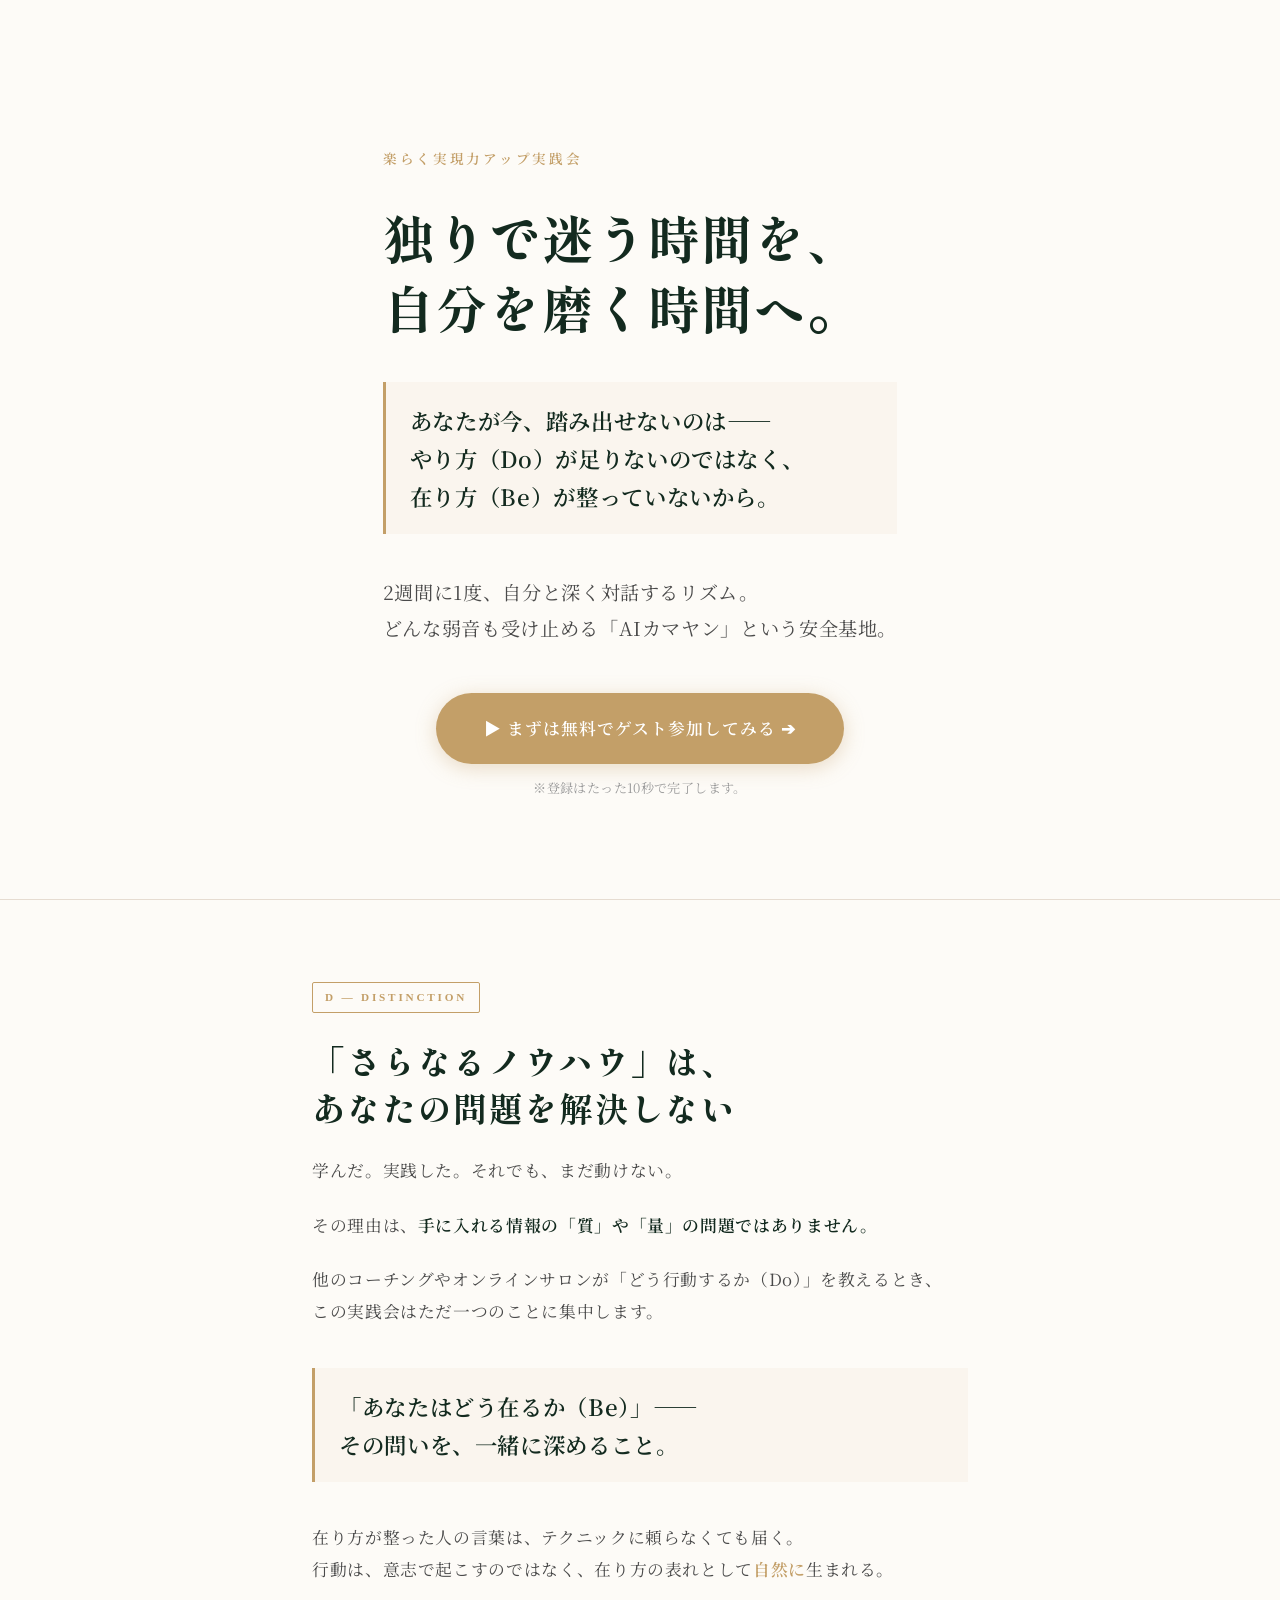
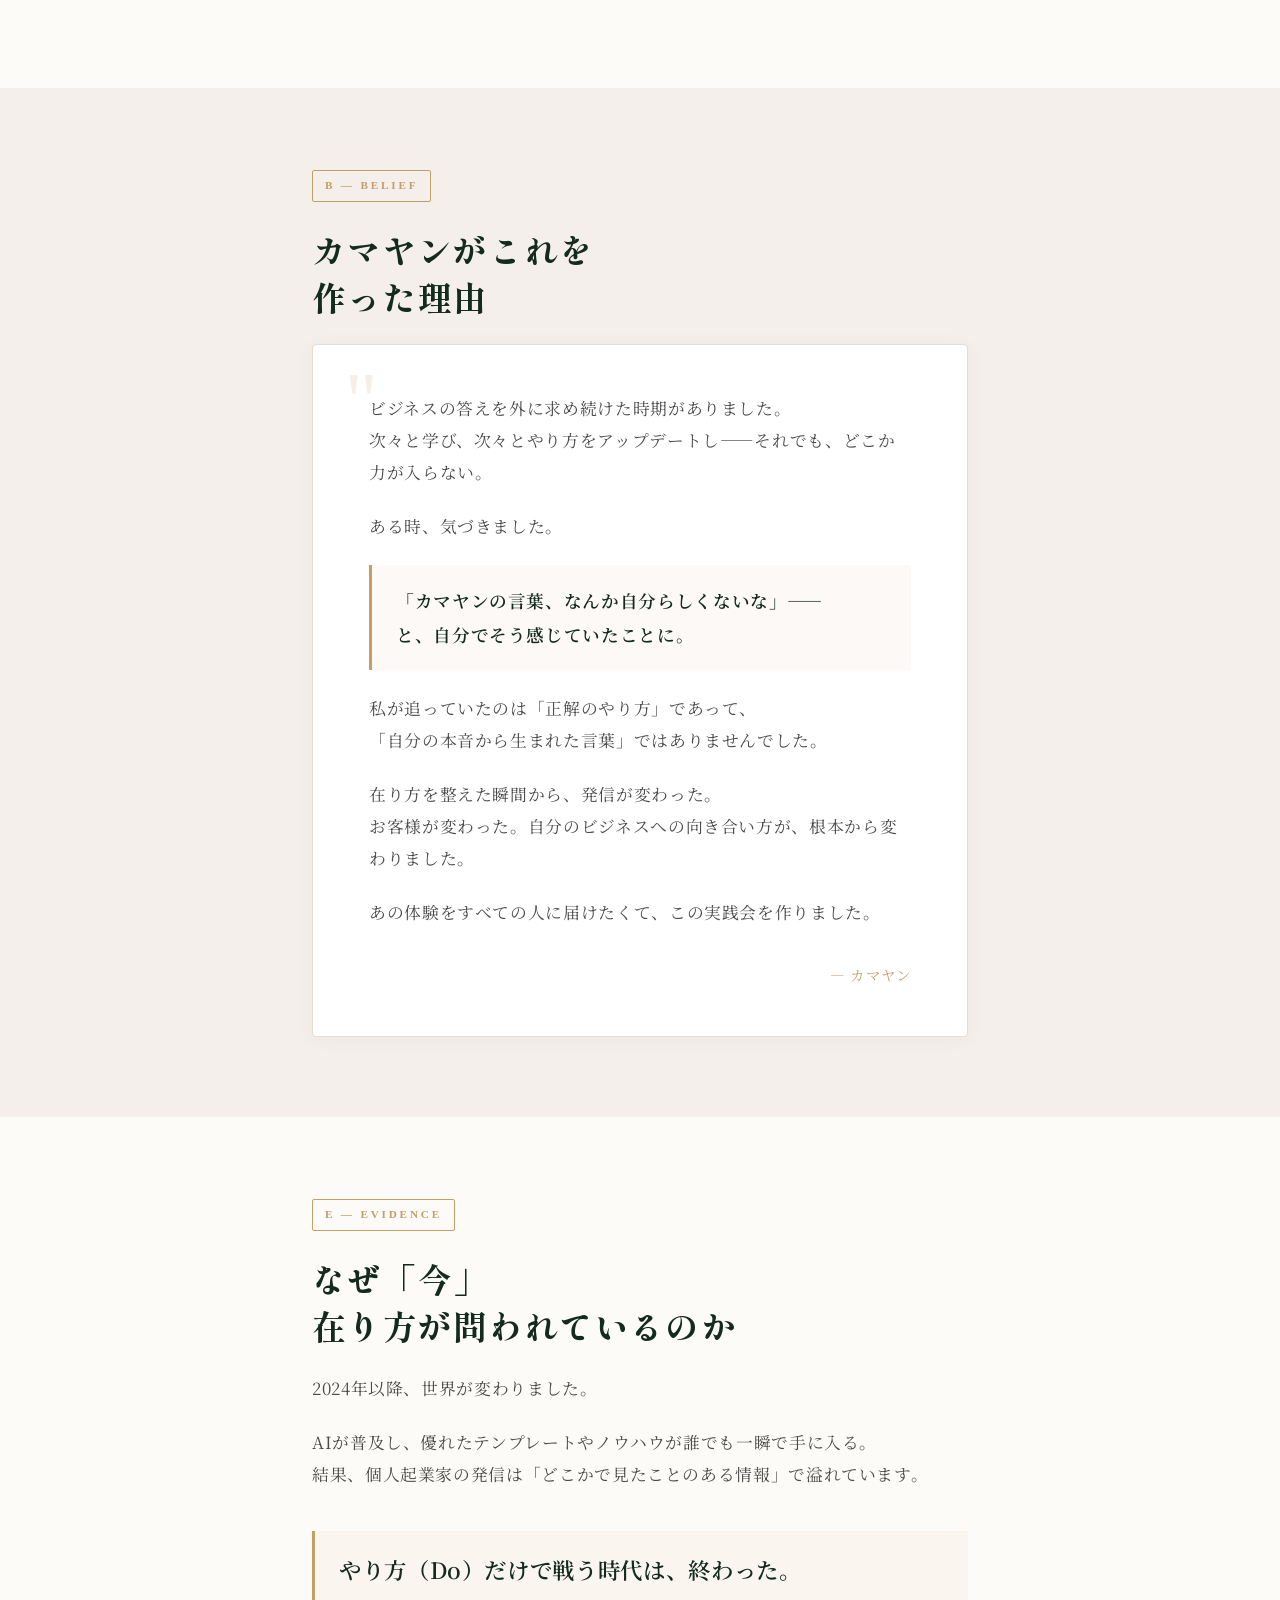
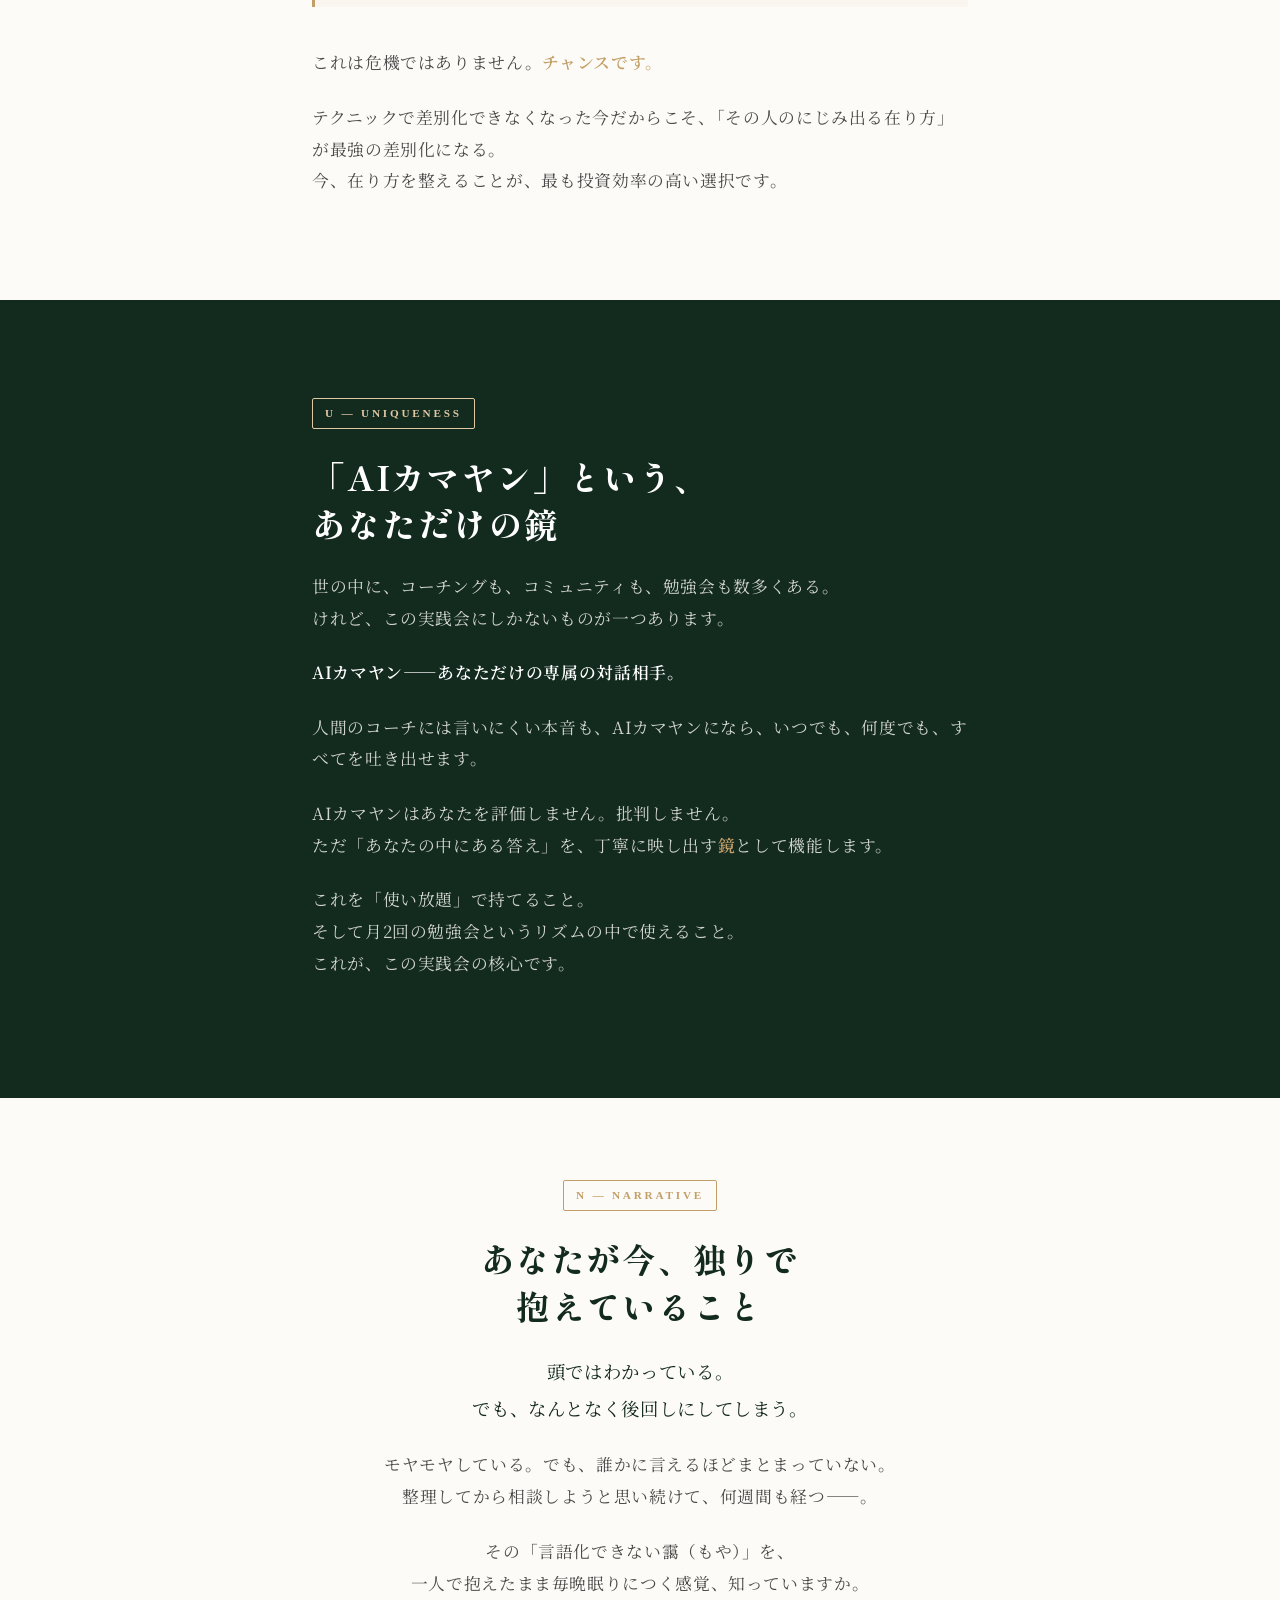
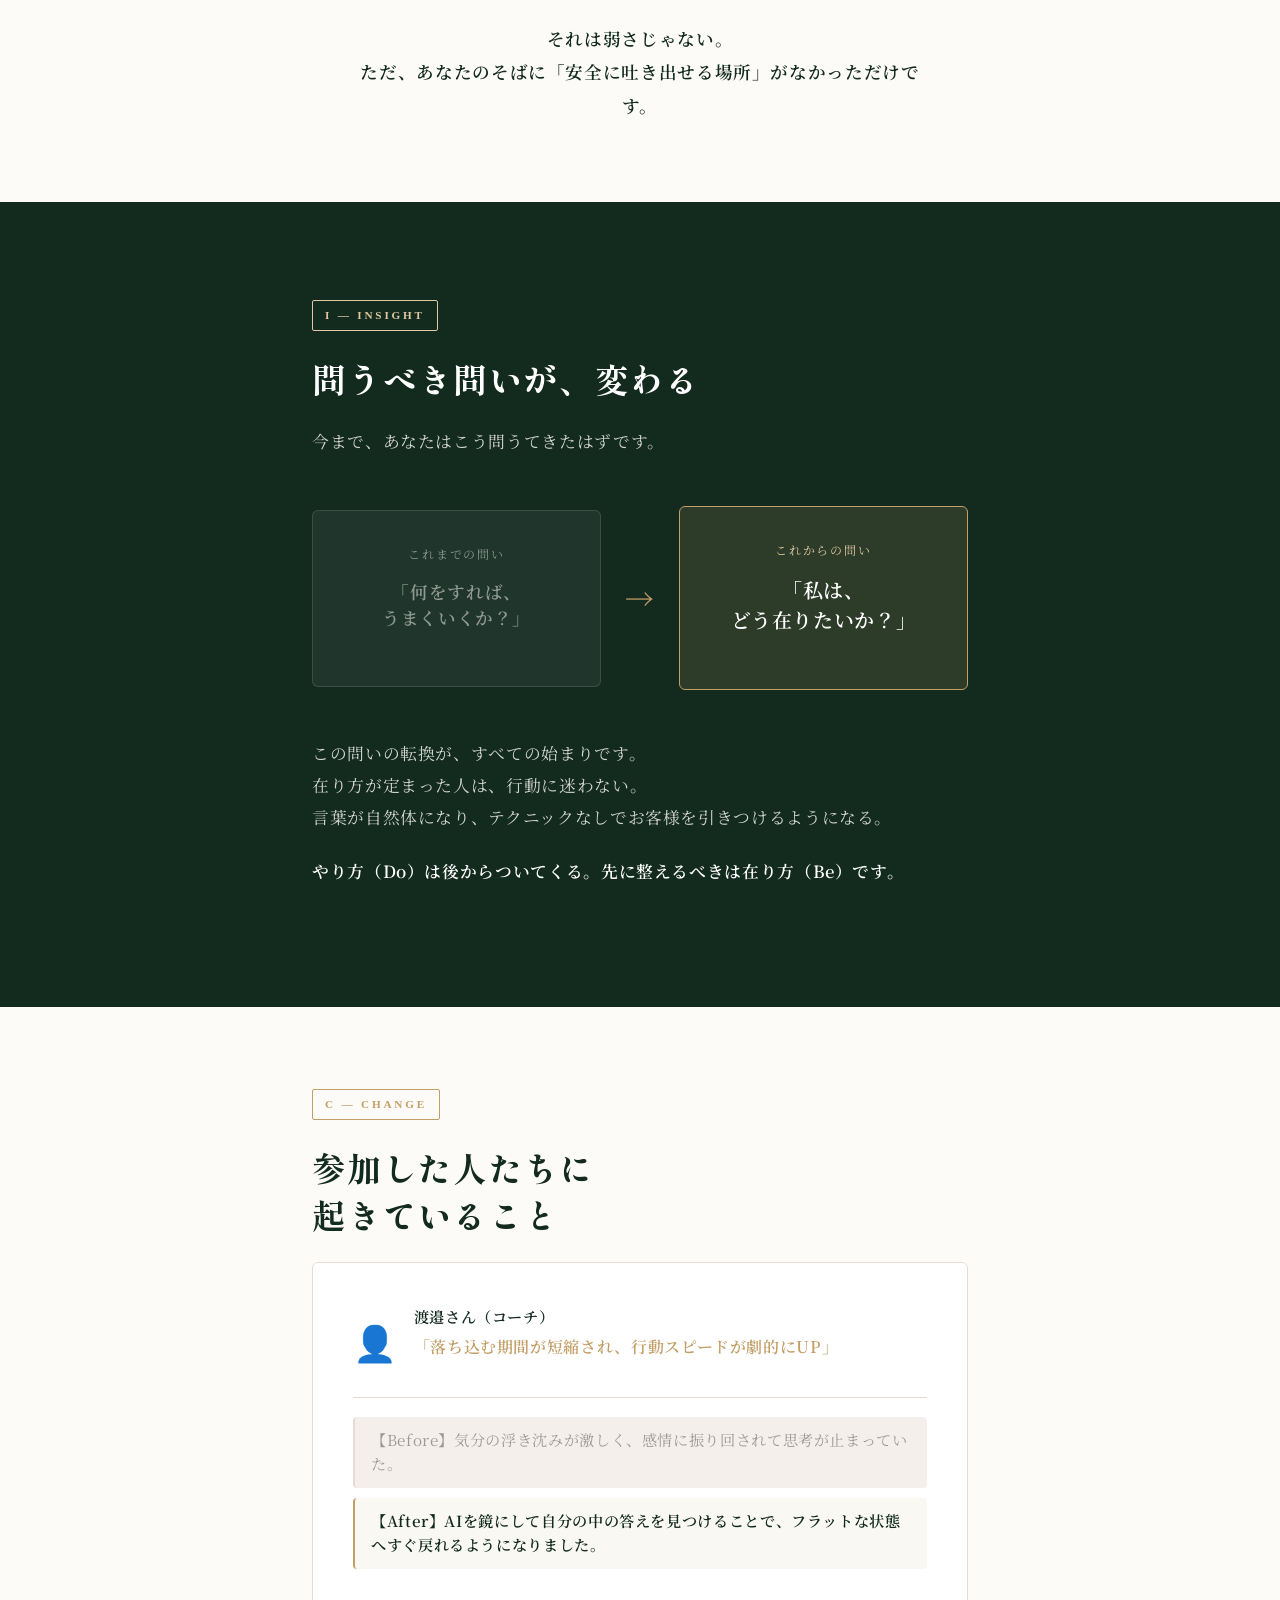
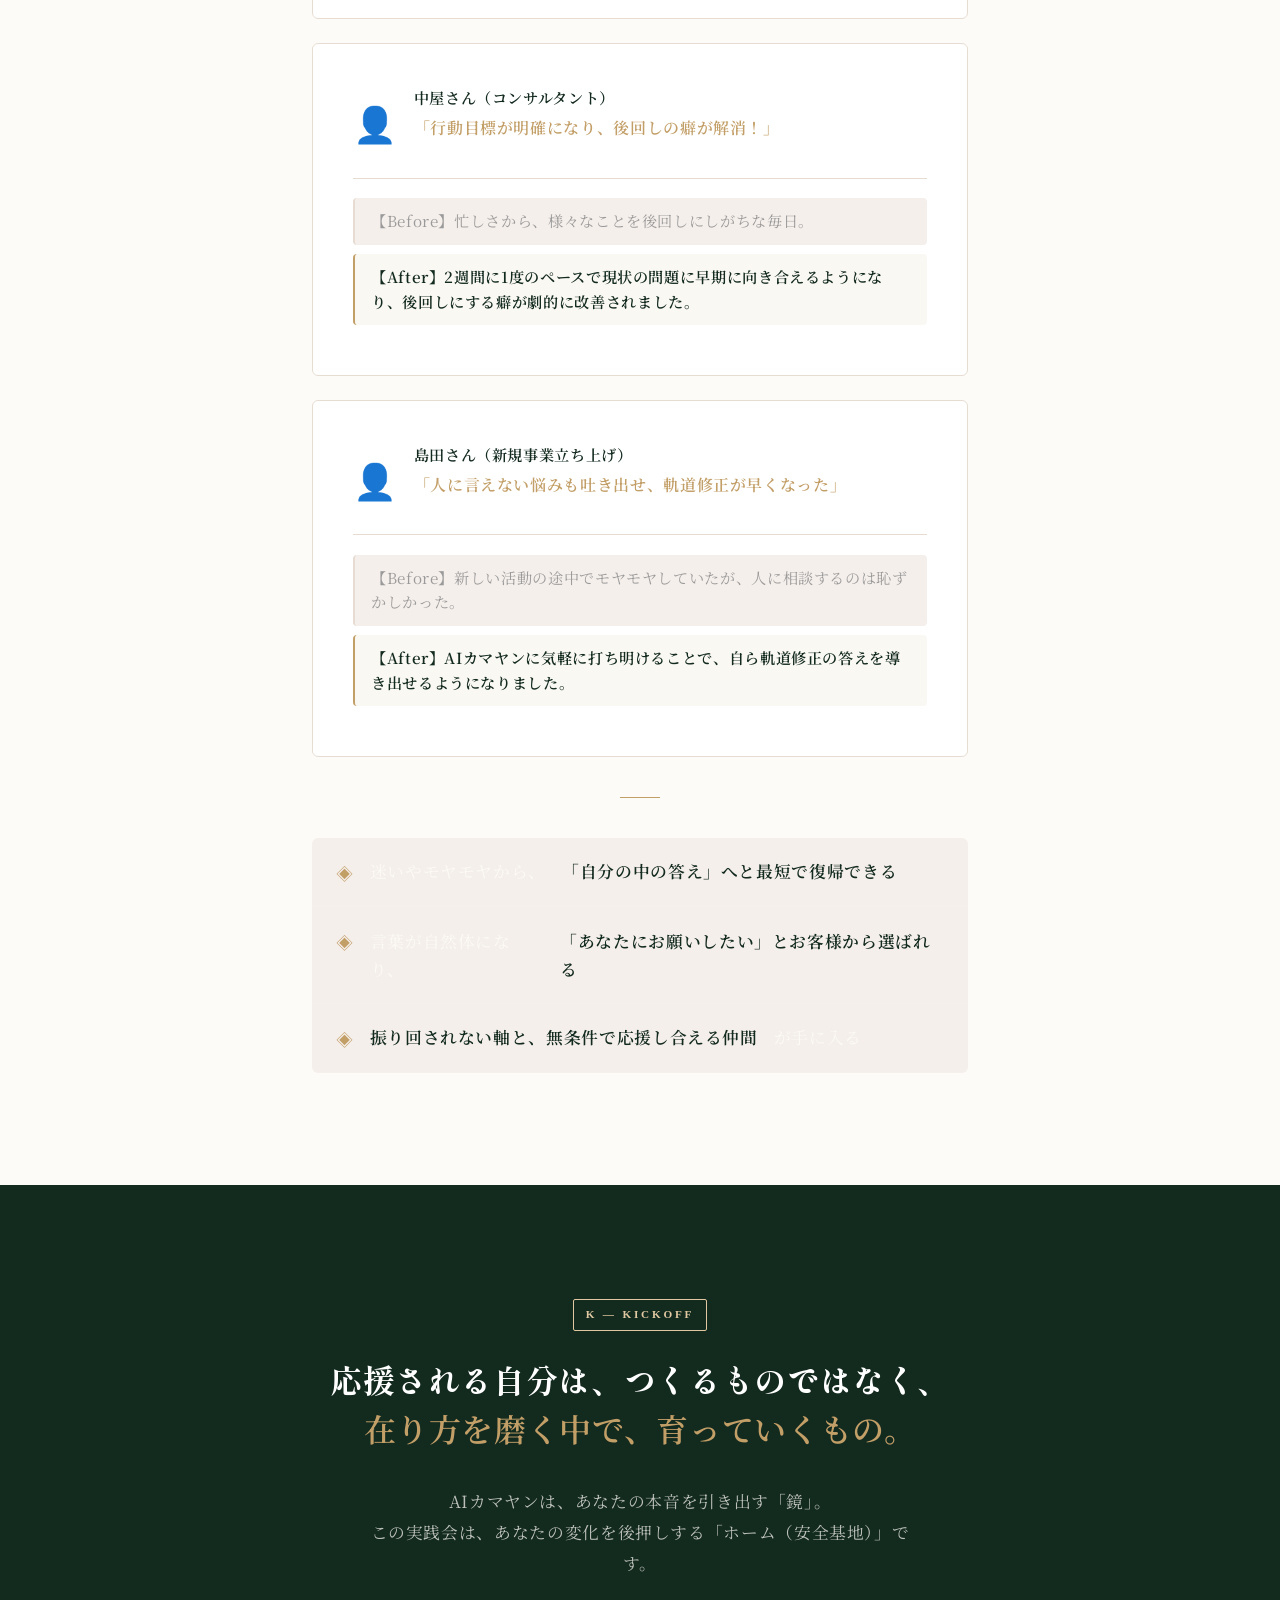
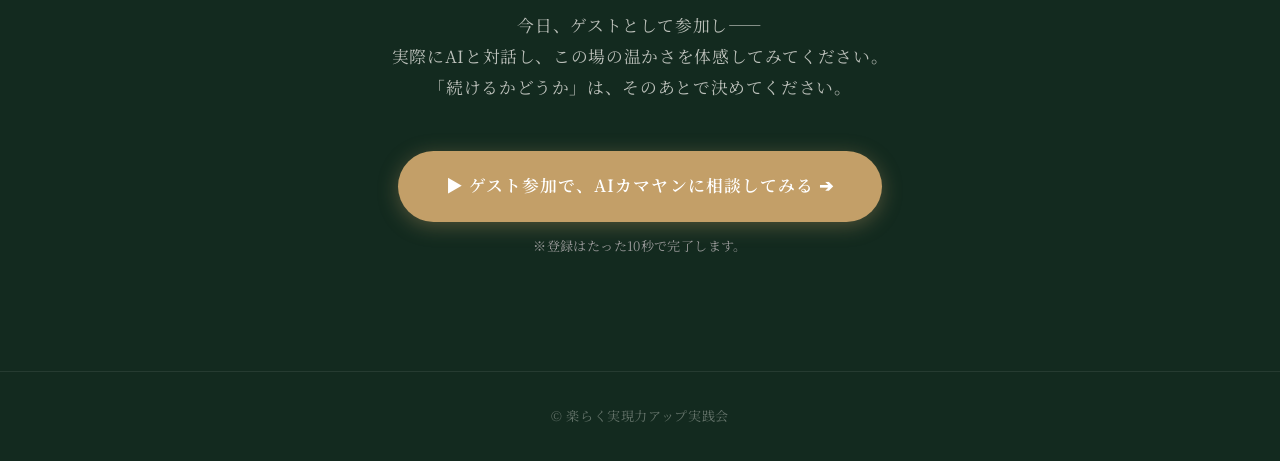
<file: rakuraku-dbe/index.html>
<!DOCTYPE html>
<html lang="ja">
<head>
    <meta charset="UTF-8">
    <meta name="viewport" content="width=device-width, initial-scale=1.0">
    <title>楽らく実現力アップ実践会 ｜ ゲスト無料参加受付中</title>
    <meta name="description" content="独りで迷う時間を、自分を磨く時間へ。AIカマヤンに相談し、月2回の勉強会で行動力を取り戻す実践コミュニティ。まずは無料ゲスト参加から。">

    <!-- OGP -->
    <meta property="og:title" content="楽らく実現力アップ実践会 ｜ ゲスト無料参加受付中">
    <meta property="og:description" content="独りで迷う時間を、自分を磨く時間へ。AIカマヤンに相談し、月2回の勉強会で行動力を取り戻す。">
    <meta property="og:type" content="website">
    <meta property="og:image" content="ogp.jpg">

    <!-- Fonts -->
    <link rel="preconnect" href="https://fonts.googleapis.com">
    <link href="https://fonts.googleapis.com/css2?family=Noto+Serif+JP:wght@300;400;600&family=Shippori+Mincho:wght@400;600;800&display=swap" rel="stylesheet">

    <style>
        /* =========================================
           D-BE UNICK LP — Design System
           Concept: 宣言 → 物語 → 転換 → 解放
           Tone: 知性・間・内省・静かな確信
        ========================================= */

        :root {
            --bg:           #FDFBF7;   /* Soft Sand Beige */
            --bg-dark:      #132A1F;   /* Deep Forest Green (dark sections) */
            --surface:      #F5EFEB;
            --text-main:    #1a1a1a;   /* Almost Black */
            --text-forest:  #132A1F;
            --text-sub:     #4a4a4a;
            --text-muted:   #9a9a9a;
            --gold:         #C39F68;   /* Champagne Gold */
            --gold-light:   #E0C8A2;
            --border:       #E6DCD1;
            --line-ht:      1.9;
            --serif:        'Shippori Mincho', 'Noto Serif JP', serif;
            --max-w:        720px;
        }

        * { margin: 0; padding: 0; box-sizing: border-box; }

        html { scroll-behavior: smooth; }

        body {
            background: var(--bg);
            color: var(--text-main);
            font-family: var(--serif);
            font-weight: 400;
            line-height: var(--line-ht);
            letter-spacing: 0.04em;
            -webkit-font-smoothing: antialiased;
        }

        /* ===== Layout ===== */
        .wrap {
            max-width: var(--max-w);
            margin: 0 auto;
            padding: 0 2rem;
        }

        section { padding: 5rem 0; }
        section.dark {
            background: var(--bg-dark);
            color: #FDFBF7;
            padding: 6rem 0;
        }
        section.surface { background: var(--surface); }

        /* ===== Card Label (D/B/E/U/N/I/C/K) ===== */
        .card-label {
            display: inline-block;
            font-size: 0.7rem;
            font-weight: 600;
            letter-spacing: 0.25em;
            color: var(--gold);
            text-transform: uppercase;
            border: 1px solid var(--gold);
            padding: 0.25rem 0.75rem;
            border-radius: 2px;
            margin-bottom: 1.5rem;
            font-family: 'Shippori Mincho', serif;
        }
        section.dark .card-label {
            color: var(--gold-light);
            border-color: var(--gold-light);
        }

        /* ===== Typography ===== */
        h1 {
            font-size: clamp(2rem, 5vw, 3.2rem);
            font-weight: 800;
            line-height: 1.35;
            letter-spacing: 0.04em;
            color: var(--text-forest);
            margin-bottom: 2rem;
        }

        h2 {
            font-size: clamp(1.5rem, 3.5vw, 2.1rem);
            font-weight: 800;
            line-height: 1.4;
            letter-spacing: 0.04em;
            color: var(--text-forest);
            margin-bottom: 1.5rem;
        }
        section.dark h2 { color: #fff; }

        h3 {
            font-size: 1.2rem;
            font-weight: 600;
            color: var(--text-forest);
            margin-bottom: 0.8rem;
            line-height: 1.5;
        }
        section.dark h3 { color: var(--gold-light); }

        p {
            font-size: 1.05rem;
            color: var(--text-sub);
            margin-bottom: 1.4rem;
            line-height: var(--line-ht);
        }
        section.dark p { color: rgba(253, 251, 247, 0.82); }

        strong { color: var(--text-forest); font-weight: 600; }
        section.dark strong { color: #fff; }

        em { font-style: normal; color: var(--gold); font-weight: 600; }

        /* ===== Divider ===== */
        .divider {
            width: 40px;
            height: 1px;
            background: var(--gold);
            margin: 2.5rem auto;
        }
        section.dark .divider { background: var(--gold-light); opacity: 0.6; }

        /* ===== CTA ===== */
        .cta-wrap {
            text-align: center;
            margin-top: 3rem;
        }

        .cta-btn {
            display: inline-block;
            padding: 1.2rem 3rem;
            background: var(--gold);
            color: #fff;
            text-decoration: none;
            font-size: 1.05rem;
            font-weight: 600;
            letter-spacing: 0.06em;
            border-radius: 50px;
            transition: all 0.3s ease;
            box-shadow: 0 4px 20px rgba(195, 159, 104, 0.35);
        }
        .cta-btn:hover {
            transform: translateY(-3px);
            box-shadow: 0 8px 28px rgba(195, 159, 104, 0.45);
            background: #B08E55;
        }
        .cta-btn.dark-btn {
            background: transparent;
            color: var(--gold-light);
            border: 1.5px solid var(--gold-light);
            box-shadow: none;
        }
        .cta-btn.dark-btn:hover {
            background: var(--gold-light);
            color: var(--bg-dark);
        }

        .microcopy {
            display: block;
            font-size: 0.82rem;
            color: var(--text-muted);
            margin-top: 0.8rem;
            text-align: center;
            letter-spacing: 0.03em;
        }
        section.dark .microcopy { color: rgba(253, 251, 247, 0.45); }

        /* ===== FV ===== */
        #fv {
            min-height: 100vh;
            display: flex;
            flex-direction: column;
            justify-content: center;
            padding: 8rem 0 5rem;
            position: relative;
            background: var(--bg);
            border-bottom: 1px solid var(--border);
        }

        .fv-sub {
            font-size: 0.85rem;
            letter-spacing: 0.2em;
            color: var(--gold);
            text-transform: uppercase;
            margin-bottom: 2rem;
            font-weight: 600;
        }

        .fv-tagline {
            font-size: clamp(1rem, 2.5vw, 1.2rem);
            color: var(--text-sub);
            margin-top: 2rem;
            line-height: 1.85;
        }

        .distinction-line {
            font-size: clamp(1.15rem, 3vw, 1.4rem);
            color: var(--text-forest);
            font-weight: 600;
            border-left: 3px solid var(--gold);
            padding: 1.2rem 1.5rem;
            margin: 2.5rem 0;
            background: rgba(195, 159, 104, 0.06);
            line-height: 1.7;
        }

        /* ===== Belief — Personal Letter Style ===== */
        .letter-box {
            background: #fff;
            border: 1px solid var(--border);
            border-radius: 4px;
            padding: 3rem 3.5rem;
            position: relative;
            box-shadow: 0 2px 20px rgba(0,0,0,0.04);
        }
        .letter-box::before {
            content: '"';
            position: absolute;
            top: 1rem;
            left: 2rem;
            font-size: 5rem;
            color: var(--gold);
            opacity: 0.15;
            line-height: 1;
            font-family: Georgia, serif;
        }
        .letter-name {
            display: block;
            margin-top: 2rem;
            font-size: 0.9rem;
            color: var(--gold);
            letter-spacing: 0.08em;
            text-align: right;
        }

        /* ===== Insight — Turning Point ===== */
        .insight-compare {
            display: grid;
            grid-template-columns: 1fr auto 1fr;
            align-items: center;
            gap: 1.5rem;
            margin: 3rem 0;
        }

        .insight-box {
            text-align: center;
            padding: 2rem 1.5rem;
            border-radius: 6px;
        }
        .insight-box.before {
            background: rgba(255,255,255,0.06);
            border: 1px solid rgba(255,255,255,0.12);
            color: rgba(253,251,247,0.55);
        }
        .insight-box.after {
            background: rgba(195, 159, 104, 0.15);
            border: 1px solid var(--gold);
        }
        .insight-box .q-label {
            font-size: 0.75rem;
            letter-spacing: 0.15em;
            text-transform: uppercase;
            margin-bottom: 0.8rem;
            opacity: 0.6;
        }
        .insight-box.after .q-label { color: var(--gold-light); opacity: 1; }
        .insight-box .q-text {
            font-size: 1.1rem;
            font-weight: 600;
            line-height: 1.5;
        }
        .insight-box.before .q-text { color: rgba(253,251,247,0.5); }
        .insight-box.after .q-text { color: #fff; font-size: 1.25rem; }
        .insight-arrow { font-size: 1.8rem; color: var(--gold); }

        /* ===== Voice (Change Section) ===== */
        .voice-card {
            background: #fff;
            border: 1px solid var(--border);
            border-radius: 6px;
            padding: 2.5rem;
            margin-bottom: 1.5rem;
            transition: box-shadow 0.3s ease;
        }
        .voice-card:hover { box-shadow: 0 6px 24px rgba(0,0,0,0.07); }

        .voice-head {
            display: flex;
            align-items: center;
            margin-bottom: 1.2rem;
            padding-bottom: 1rem;
            border-bottom: 1px solid var(--border);
        }

        .voice-icon { font-size: 2.2rem; margin-right: 1rem; }

        .voice-name {
            font-weight: 600;
            font-size: 0.95rem;
            color: var(--text-forest);
            display: block;
        }
        .voice-headline {
            font-size: 1rem;
            color: var(--gold);
            font-weight: 600;
            line-height: 1.45;
            margin-top: 0.2rem;
        }

        .ba-before, .ba-after {
            font-size: 0.95rem;
            padding: 0.7rem 1rem;
            border-radius: 4px;
            margin-bottom: 0.6rem;
            line-height: 1.6;
        }
        .ba-before {
            color: var(--text-muted);
            background: var(--surface);
            border-left: 2px solid var(--border);
        }
        .ba-after {
            color: var(--text-forest);
            background: rgba(195, 159, 104, 0.08);
            border-left: 2px solid var(--gold);
            font-weight: 600;
        }

        /* ===== Future bullets ===== */
        .future-list {
            list-style: none;
            margin: 2rem 0;
        }
        .future-list li {
            padding: 1.2rem 1.5rem;
            border-bottom: 1px solid rgba(255,255,255,0.08);
            font-size: 1.05rem;
            color: rgba(253,251,247,0.85);
            line-height: 1.7;
            display: flex;
            align-items: flex-start;
            gap: 1rem;
        }
        .future-list li::before {
            content: '◈';
            color: var(--gold);
            flex-shrink: 0;
            margin-top: 0.1rem;
        }

        /* ===== Final CTA ===== */
        #kickoff {
            background: var(--bg-dark);
            padding: 7rem 0;
            text-align: center;
        }

        .kickoff-catch {
            font-size: clamp(1.4rem, 4vw, 2rem);
            font-weight: 800;
            color: #fff;
            line-height: 1.55;
            margin-bottom: 2rem;
        }
        .kickoff-catch em { color: var(--gold); font-style: normal; }

        .kickoff-body {
            font-size: 1.05rem;
            color: rgba(253,251,247,0.72);
            max-width: 560px;
            margin: 0 auto 3rem;
            line-height: 1.85;
        }

        footer {
            background: var(--bg-dark);
            border-top: 1px solid rgba(255,255,255,0.08);
            text-align: center;
            padding: 2rem;
            font-size: 0.82rem;
            color: rgba(253,251,247,0.35);
        }

        /* ===== Animations ===== */
        .fade-in-up {
            opacity: 0;
            transform: translateY(24px);
            transition: opacity 0.75s ease, transform 0.75s ease;
        }
        .fade-in-up.visible {
            opacity: 1;
            transform: translateY(0);
        }

        .fade-in {
            animation: fadeIn 1.1s ease forwards;
        }
        @keyframes fadeIn {
            from { opacity: 0; transform: translateY(16px); }
            to   { opacity: 1; transform: translateY(0); }
        }

        /* ===== Mobile ===== */
        @media (max-width: 768px) {
            section { padding: 4rem 0; }
            .wrap { padding: 0 1.5rem; }
            .letter-box { padding: 2rem 1.8rem; }
            .insight-compare {
                grid-template-columns: 1fr;
                gap: 1rem;
            }
            .insight-arrow { transform: rotate(90deg); text-align: center; }
            .cta-btn { width: 100%; text-align: center; padding: 1.2rem 1.5rem; }
        }
    </style>
</head>
<body>

    <!-- ===== FV ===== -->
    <section id="fv">
        <div class="wrap fade-in">
            <p class="fv-sub">楽らく実現力アップ実践会</p>
            <h1>独りで迷う時間を、<br>自分を磨く時間へ。</h1>

            <div class="distinction-line">
                あなたが今、踏み出せないのは——<br>
                <strong>やり方（Do）が足りないのではなく、<br>在り方（Be）が整っていないから。</strong>
            </div>

            <p class="fv-tagline">
                2週間に1度、自分と深く対話するリズム。<br>
                どんな弱音も受け止める「AIカマヤン」という安全基地。
            </p>

            <div class="cta-wrap">
                <a href="https://line.me/R/ti/p/%40910kbpho" class="cta-btn" id="cta-fv">
                    ▶︎ まずは無料でゲスト参加してみる ➔
                </a>
                <span class="microcopy">※登録はたった10秒で完了します。</span>
            </div>
        </div>
    </section>

    <!-- ===== D: Distinction ===== -->
    <section class="fade-in-up">
        <div class="wrap">
            <span class="card-label">D — Distinction</span>
            <h2>「さらなるノウハウ」は、<br>あなたの問題を解決しない</h2>

            <p>学んだ。実践した。それでも、まだ動けない。</p>
            <p>その理由は、<strong>手に入れる情報の「質」や「量」の問題ではありません。</strong></p>
            <p>
                他のコーチングやオンラインサロンが「どう行動するか（Do）」を教えるとき、<br>
                この実践会はただ一つのことに集中します。
            </p>

            <div class="distinction-line">
                <strong>「あなたはどう在るか（Be）」——</strong><br>
                その問いを、一緒に深めること。
            </div>

            <p>在り方が整った人の言葉は、テクニックに頼らなくても届く。<br>
            行動は、意志で起こすのではなく、在り方の表れとして<em>自然に</em>生まれる。</p>
        </div>
    </section>

    <!-- ===== B: Belief ===== -->
    <section class="surface fade-in-up">
        <div class="wrap">
            <span class="card-label">B — Belief</span>
            <h2>カマヤンがこれを<br>作った理由</h2>

            <div class="letter-box">
                <p>ビジネスの答えを外に求め続けた時期がありました。<br>
                次々と学び、次々とやり方をアップデートし——それでも、どこか力が入らない。</p>

                <p>ある時、気づきました。</p>

                <p style="font-size: 1.1rem; color: #132A1F; font-weight: 600; padding: 1.2rem 1.5rem; border-left: 3px solid #C39F68; background: rgba(195,159,104,0.06);">
                    「カマヤンの言葉、なんか自分らしくないな」——<br>
                    と、自分でそう感じていたことに。
                </p>

                <p>私が追っていたのは「正解のやり方」であって、<br>
                「自分の本音から生まれた言葉」ではありませんでした。</p>

                <p>在り方を整えた瞬間から、発信が変わった。<br>
                お客様が変わった。自分のビジネスへの向き合い方が、根本から変わりました。</p>

                <p style="margin-bottom: 0;">あの体験をすべての人に届けたくて、この実践会を作りました。</p>
                <span class="letter-name">— カマヤン</span>
            </div>
        </div>
    </section>

    <!-- ===== E: Evidence ===== -->
    <section class="fade-in-up">
        <div class="wrap">
            <span class="card-label">E — Evidence</span>
            <h2>なぜ「今」<br>在り方が問われているのか</h2>

            <p>2024年以降、世界が変わりました。</p>
            <p>AIが普及し、優れたテンプレートやノウハウが誰でも一瞬で手に入る。<br>
            結果、個人起業家の発信は「どこかで見たことのある情報」で溢れています。</p>

            <div class="distinction-line">
                <strong>やり方（Do）だけで戦う時代は、終わった。</strong>
            </div>

            <p>これは危機ではありません。<em>チャンスです。</em></p>
            <p>テクニックで差別化できなくなった今だからこそ、「その人のにじみ出る在り方」が最強の差別化になる。<br>
            今、在り方を整えることが、最も投資効率の高い選択です。</p>
        </div>
    </section>

    <!-- ===== U: Uniqueness ===== -->
    <section class="dark fade-in-up">
        <div class="wrap">
            <span class="card-label">U — Uniqueness</span>
            <h2>「AIカマヤン」という、<br>あなただけの鏡</h2>

            <p>世の中に、コーチングも、コミュニティも、勉強会も数多くある。<br>
            けれど、この実践会にしかないものが一つあります。</p>

            <p><strong>AIカマヤン——あなただけの専属の対話相手。</strong></p>
            <p>人間のコーチには言いにくい本音も、AIカマヤンになら、いつでも、何度でも、すべてを吐き出せます。</p>
            <p>AIカマヤンはあなたを評価しません。批判しません。<br>
            ただ「あなたの中にある答え」を、丁寧に映し出す<em>鏡</em>として機能します。</p>
            <p>これを「使い放題」で持てること。<br>そして月2回の勉強会というリズムの中で使えること。<br>これが、この実践会の核心です。</p>
        </div>
    </section>

    <!-- ===== N: Narrative ===== -->
    <section class="fade-in-up">
        <div class="wrap" style="text-align: center;">
            <span class="card-label">N — Narrative</span>
            <h2>あなたが今、独りで<br>抱えていること</h2>

            <p style="font-size: 1.15rem; color: #132A1F; line-height: 2; max-width: 560px; margin: 0 auto 1.4rem;">
                頭ではわかっている。<br>
                でも、なんとなく後回しにしてしまう。
            </p>
            <p style="max-width: 560px; margin: 0 auto 1.4rem;">
                モヤモヤしている。でも、誰かに言えるほどまとまっていない。<br>
                整理してから相談しようと思い続けて、何週間も経つ——。
            </p>
            <p style="max-width: 560px; margin: 0 auto 1.4rem; font-size: 1.05rem;">
                その「言語化できない靄（もや）」を、<br>
                一人で抱えたまま毎晩眠りにつく感覚、知っていますか。
            </p>
            <p style="max-width: 560px; margin: 0 auto; font-weight: 600; color: #132A1F; font-size: 1.1rem;">
                それは弱さじゃない。<br>
                ただ、あなたのそばに「安全に吐き出せる場所」がなかっただけです。
            </p>
        </div>
    </section>

    <!-- ===== I: Insight ===== -->
    <section class="dark fade-in-up">
        <div class="wrap">
            <span class="card-label">I — Insight</span>
            <h2>問うべき問いが、変わる</h2>

            <p>今まで、あなたはこう問うてきたはずです。</p>

            <div class="insight-compare">
                <div class="insight-box before">
                    <p class="q-label">これまでの問い</p>
                    <p class="q-text">「何をすれば、<br>うまくいくか？」</p>
                </div>
                <div class="insight-arrow">→</div>
                <div class="insight-box after">
                    <p class="q-label">これからの問い</p>
                    <p class="q-text">「私は、<br>どう在りたいか？」</p>
                </div>
            </div>

            <p>この問いの転換が、すべての始まりです。<br>
            在り方が定まった人は、行動に迷わない。<br>
            言葉が自然体になり、テクニックなしでお客様を引きつけるようになる。</p>

            <p><strong>やり方（Do）は後からついてくる。先に整えるべきは在り方（Be）です。</strong></p>
        </div>
    </section>

    <!-- ===== C: Change ===== -->
    <section class="fade-in-up">
        <div class="wrap">
            <span class="card-label">C — Change</span>
            <h2>参加した人たちに<br>起きていること</h2>

            <div class="voice-card">
                <div class="voice-head">
                    <span class="voice-icon">👤</span>
                    <div>
                        <span class="voice-name">渡邉さん（コーチ）</span>
                        <p class="voice-headline">「落ち込む期間が短縮され、行動スピードが劇的にUP」</p>
                    </div>
                </div>
                <p class="ba-before">【Before】気分の浮き沈みが激しく、感情に振り回されて思考が止まっていた。</p>
                <p class="ba-after">【After】AIを鏡にして自分の中の答えを見つけることで、フラットな状態へすぐ戻れるようになりました。</p>
            </div>

            <div class="voice-card">
                <div class="voice-head">
                    <span class="voice-icon">👤</span>
                    <div>
                        <span class="voice-name">中屋さん（コンサルタント）</span>
                        <p class="voice-headline">「行動目標が明確になり、後回しの癖が解消！」</p>
                    </div>
                </div>
                <p class="ba-before">【Before】忙しさから、様々なことを後回しにしがちな毎日。</p>
                <p class="ba-after">【After】2週間に1度のペースで現状の問題に早期に向き合えるようになり、後回しにする癖が劇的に改善されました。</p>
            </div>

            <div class="voice-card">
                <div class="voice-head">
                    <span class="voice-icon">👤</span>
                    <div>
                        <span class="voice-name">島田さん（新規事業立ち上げ）</span>
                        <p class="voice-headline">「人に言えない悩みも吐き出せ、軌道修正が早くなった」</p>
                    </div>
                </div>
                <p class="ba-before">【Before】新しい活動の途中でモヤモヤしていたが、人に相談するのは恥ずかしかった。</p>
                <p class="ba-after">【After】AIカマヤンに気軽に打ち明けることで、自ら軌道修正の答えを導き出せるようになりました。</p>
            </div>

            <div class="divider"></div>

            <ul class="future-list" style="background: var(--surface); border-radius: 6px; overflow: hidden;">
                <li>迷いやモヤモヤから、<strong>「自分の中の答え」へと最短で復帰できる</strong></li>
                <li>言葉が自然体になり、<strong>「あなたにお願いしたい」とお客様から選ばれる</strong></li>
                <li><strong>振り回されない軸と、無条件で応援し合える仲間</strong>が手に入る</li>
            </ul>
        </div>
    </section>

    <!-- ===== K: Kickoff ===== -->
    <section id="kickoff">
        <div class="wrap">
            <span class="card-label" style="color: var(--gold-light); border-color: var(--gold-light);">K — Kickoff</span>

            <p class="kickoff-catch">
                応援される自分は、つくるものではなく、<br>
                <em>在り方を磨く中で、育っていくもの。</em>
            </p>

            <p class="kickoff-body">
                AIカマヤンは、あなたの本音を引き出す「鏡」。<br>
                この実践会は、あなたの変化を後押しする「ホーム（安全基地）」です。<br><br>
                今日、ゲストとして参加し——<br>
                実際にAIと対話し、この場の温かさを体感してみてください。<br>
                「続けるかどうか」は、そのあとで決めてください。
            </p>

            <div class="cta-wrap">
                <a href="https://line.me/R/ti/p/%40910kbpho" class="cta-btn" id="cta-final">
                    ▶︎ ゲスト参加で、AIカマヤンに相談してみる ➔
                </a>
                <span class="microcopy">※登録はたった10秒で完了します。</span>
            </div>
        </div>
    </section>

    <footer>
        © 楽らく実現力アップ実践会
    </footer>

    <!-- Scroll Animations -->
    <script>
        const observer = new IntersectionObserver((entries) => {
            entries.forEach(entry => {
                if (entry.isIntersecting) {
                    entry.target.classList.add('visible');
                    observer.unobserve(entry.target);
                }
            });
        }, { threshold: 0.12 });

        document.querySelectorAll('.fade-in-up').forEach(el => observer.observe(el));
    </script>

</body>
</html>
</file>
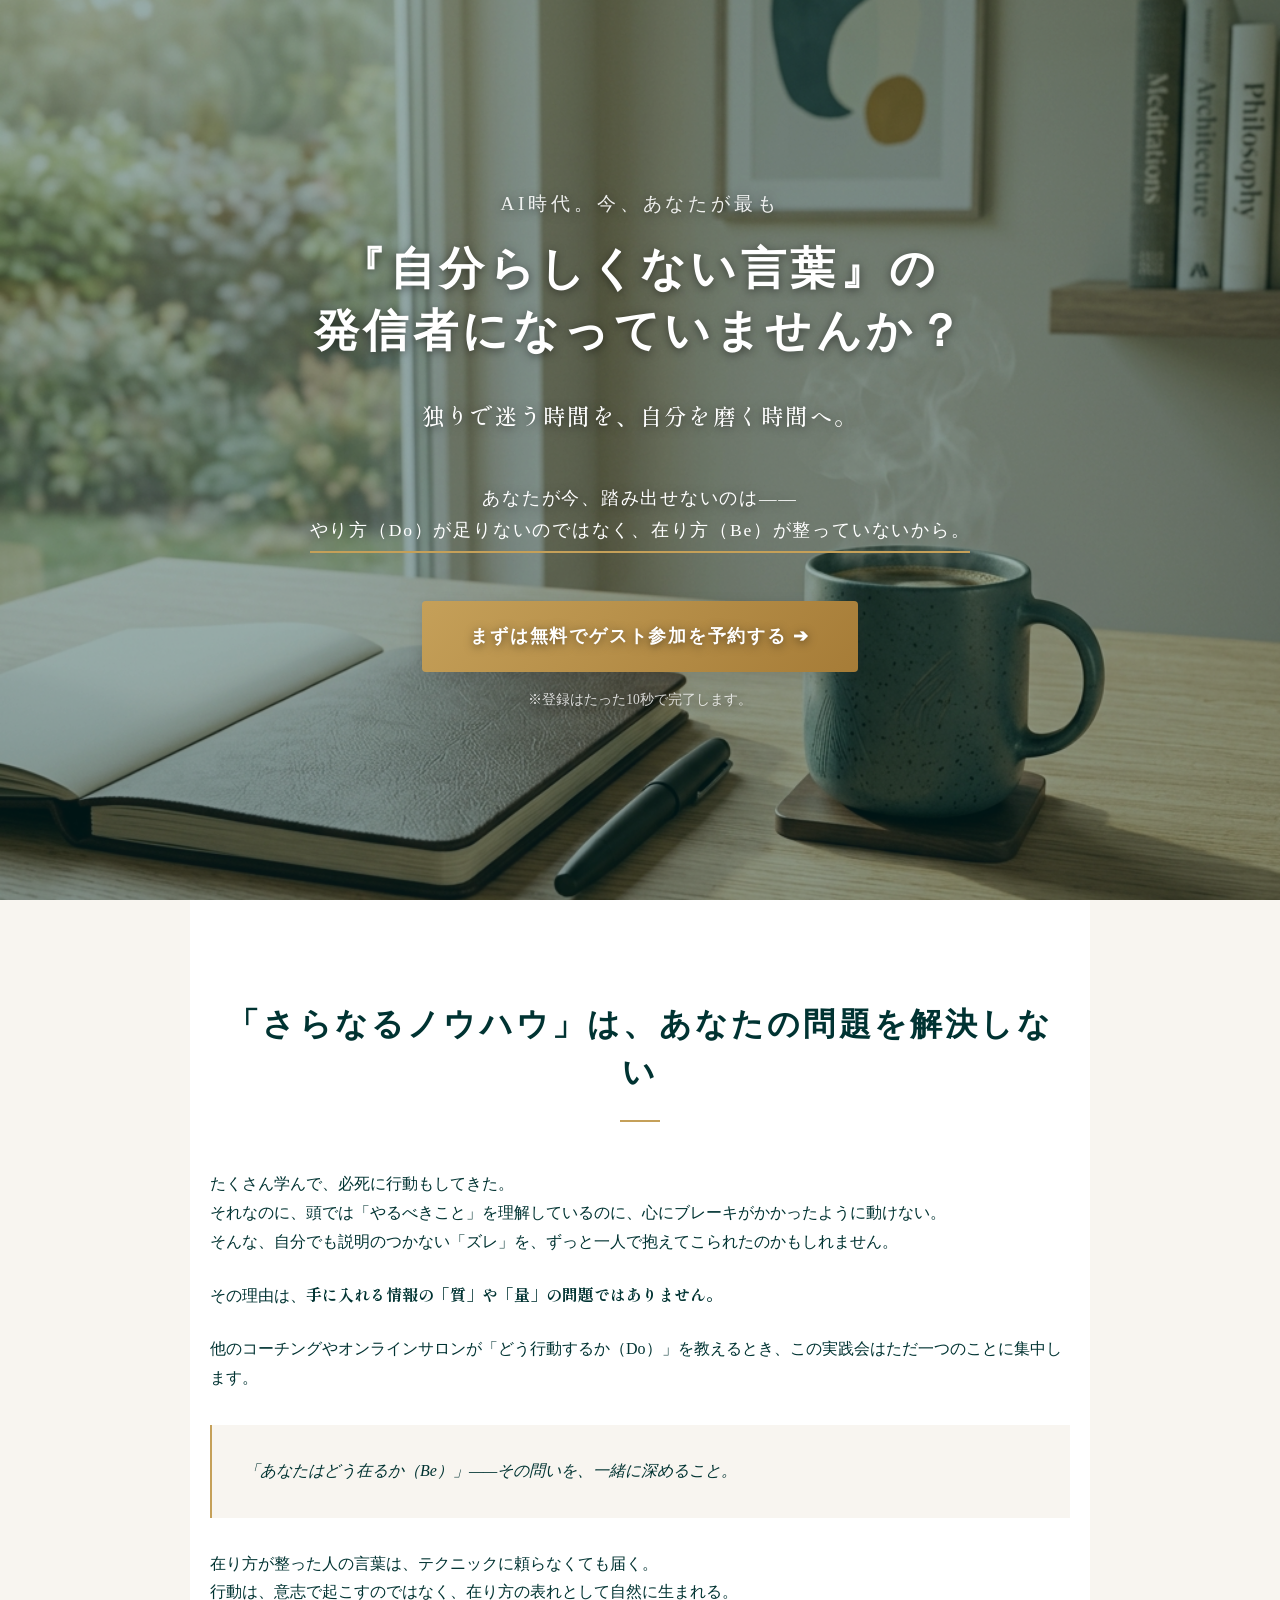
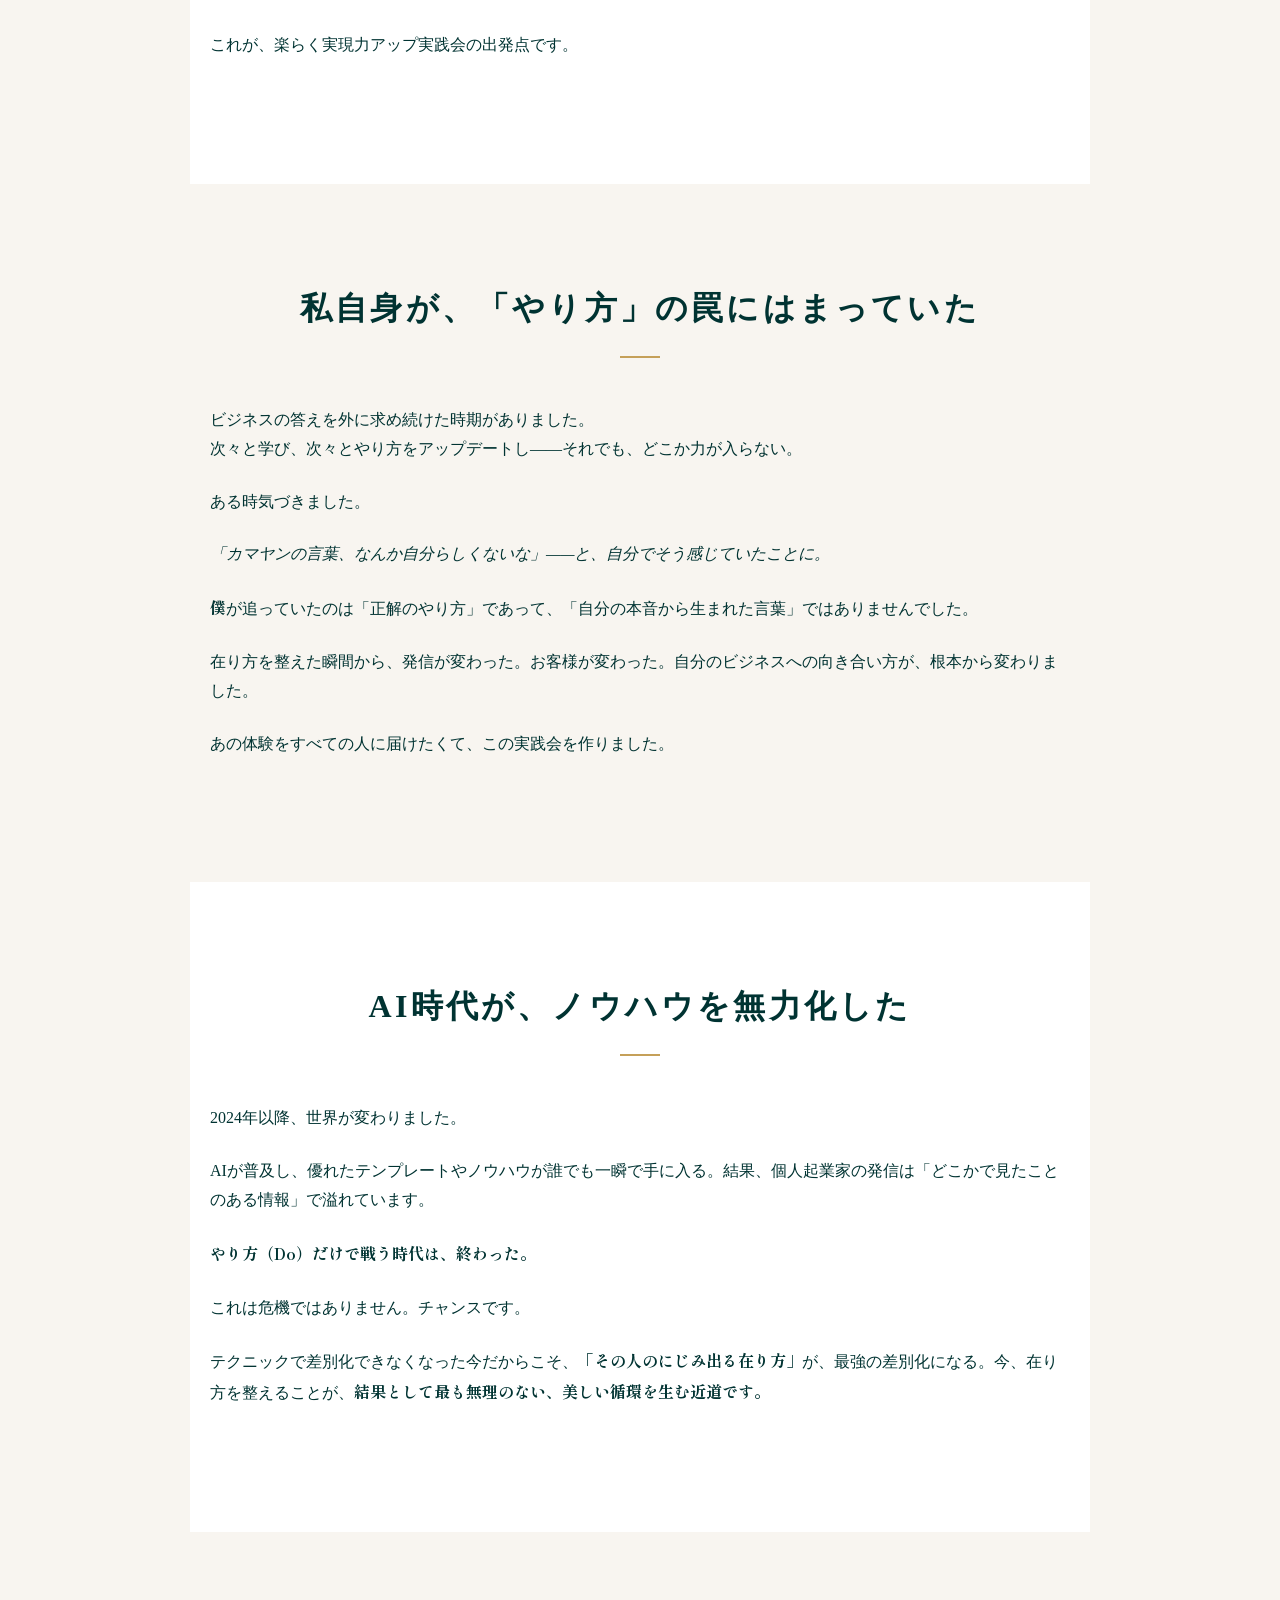
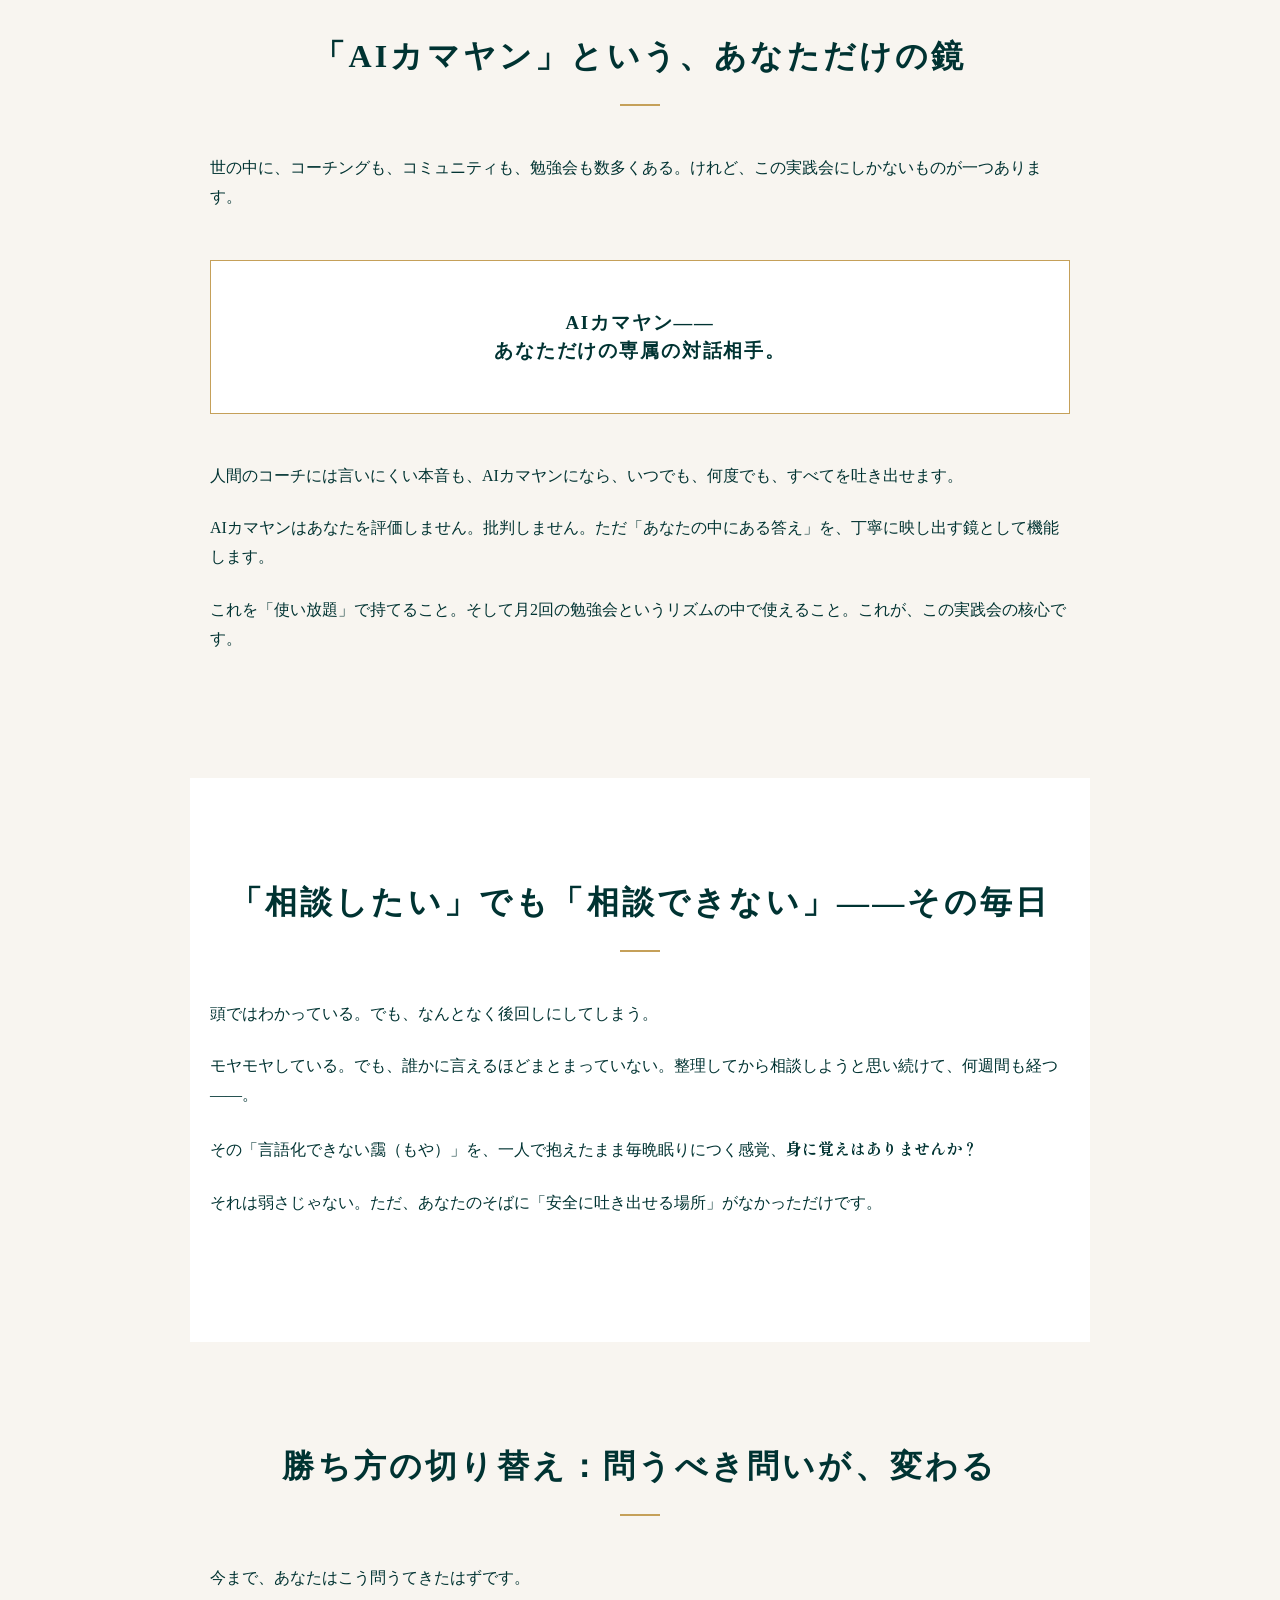
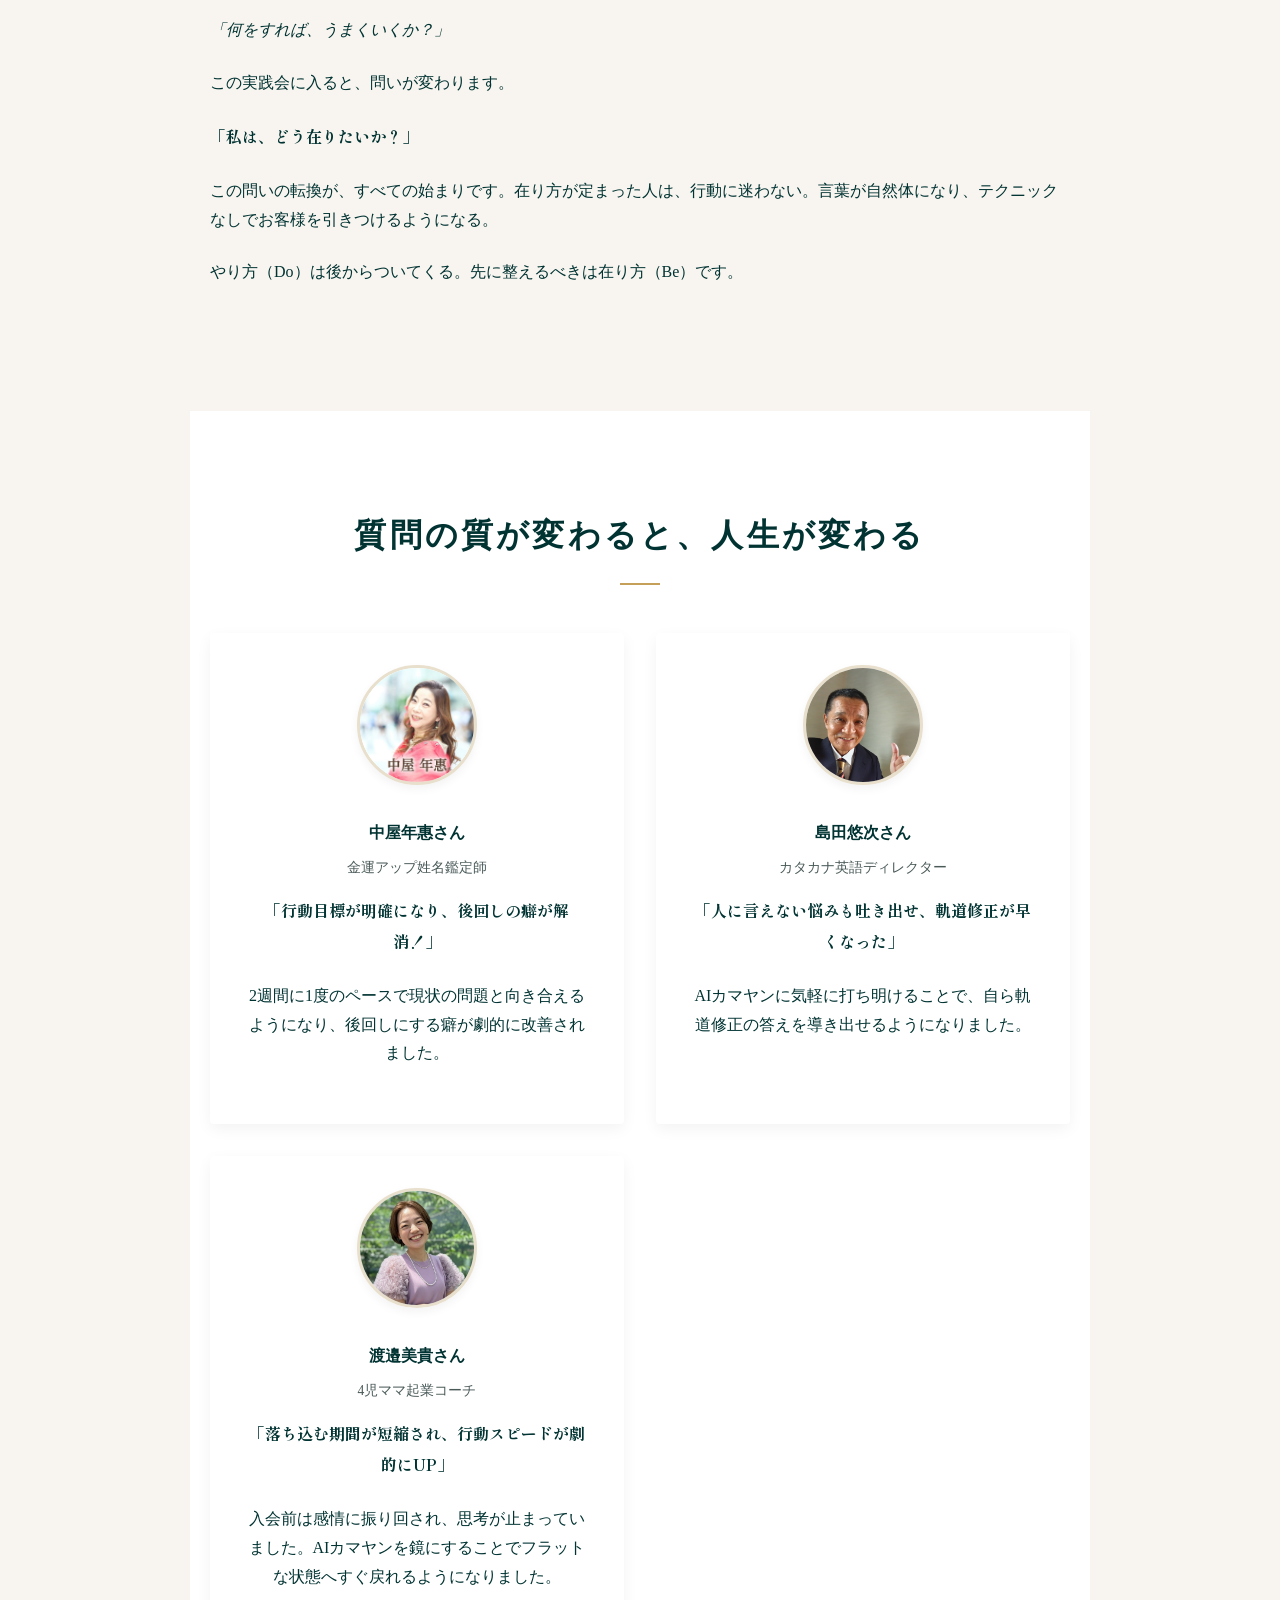
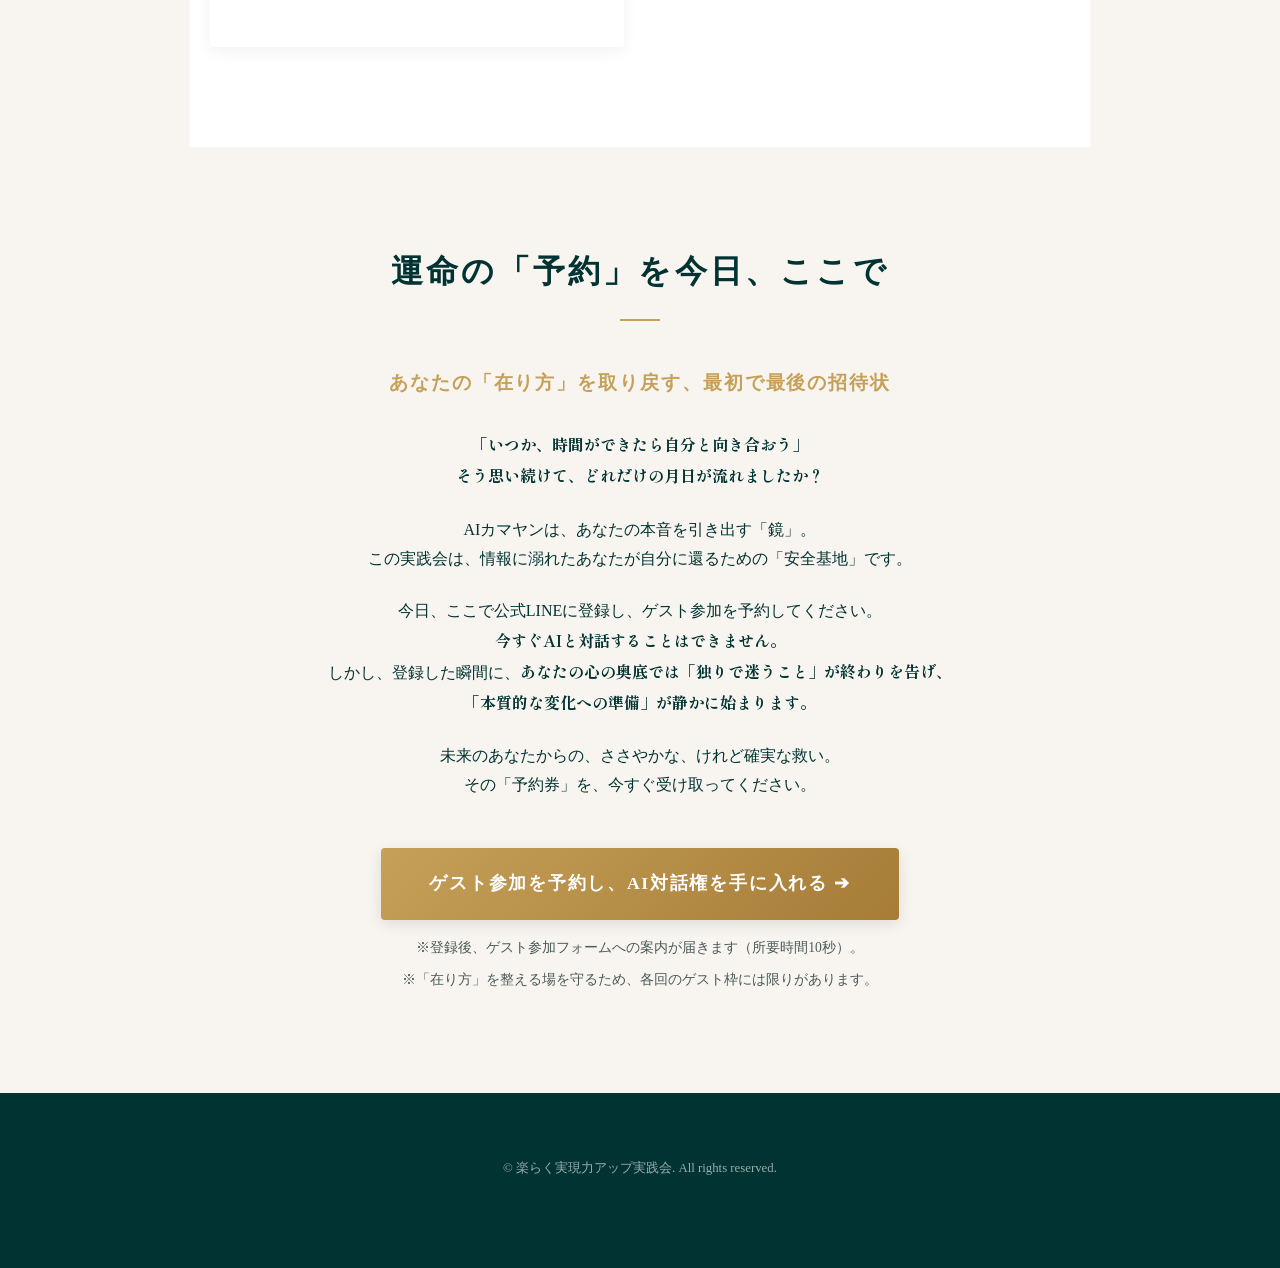
<file: rakuraku-old/index.html>
<!DOCTYPE html>
<html lang="ja">
<head>
    <meta charset="UTF-8">
    <meta name="viewport" content="width=device-width, initial-scale=1.0">
    <title>楽らく実現力アップ実践会 ｜ ゲスト無料参加受付中</title>
    <meta name="description" content="独りで迷う時間を、自分を磨く時間へ。AIカマヤンに相談し、月2回の勉強会で行動力を取り戻す実践コミュニティ。まずは無料ゲスト参加から。">
    
    <!-- OGP -->
    <meta property="og:title" content="楽らく実現力アップ実践会 ｜ ゲスト無料参加受付中">
    <meta property="og:description" content="独りで迷う時間を、自分を磨く時間へ。AIカマヤンに相談し、月2回の勉強会で行動力を取り戻す実践コミュニティ。">
    <meta property="og:image" content="fv_bg.png">
    <meta property="og:type" content="website">
    
    <!-- Fonts -->
    <link rel="preconnect" href="https://fonts.googleapis.com">
    <link rel="preconnect" href="https://fonts.gstatic.com" crossorigin>
    <link href="https://fonts.googleapis.com/css2?family=Shippori+Mincho:wght@400;500;600;700&display=swap" rel="stylesheet">
    
    <style>
        :root {
            --bg-color: #F8F5F0;          /* Soft Sand Beige */
            --surface-color: #FFFFFF;     /* Card/Section Background */
            --text-primary: #003332;      /* Deep Teal */
            --text-secondary: #4A5A59;    /* Sub Text */
            --accent-color: #C5A059;      /* Champagne Gold */
            --accent-light: #E8DFCC;      /* Accent Light */
            --border-color: #DED6C8;      /* Border Color */
            --font-main: 'Shippori Mincho', serif;
            --max-width: 900px;
        }

        * {
            margin: 0;
            padding: 0;
            box-sizing: border-box;
        }

        body {
            background-color: var(--bg-color);
            color: var(--text-primary);
            font-family: var(--font-main);
            line-height: 1.8;
            -webkit-font-smoothing: antialiased;
            overflow-x: hidden;
        }

        img {
            max-width: 100%;
            height: auto;
        }

        section {
            padding: 100px 20px;
            max-width: var(--max-width);
            margin: 0 auto;
        }

        .container {
            width: 100%;
        }

        /* Typography */
        h1, h2, h3 {
            font-weight: 600;
            letter-spacing: 0.1em;
            line-height: 1.5;
        }

        h2 {
            font-size: 2rem;
            margin-bottom: 3rem;
            text-align: center;
            position: relative;
        }

        h2::after {
            content: '';
            display: block;
            width: 40px;
            height: 2px;
            background-color: var(--accent-color);
            margin: 1.5rem auto 0;
        }

        p {
            margin-bottom: 1.5rem;
        }

        /* Animations */
        .fade-in-up {
            opacity: 0;
            transform: translateY(30px);
            transition: opacity 0.8s ease-out, transform 0.8s ease-out;
        }

        .fade-in-up.active {
            opacity: 1;
            transform: translateY(0);
        }

        @keyframes kenBurns {
            0% { transform: scale(1); }
            100% { transform: scale(1.1); }
        }

        /* First View */
        .fv {
            height: 100vh;
            display: flex;
            align-items: center;
            justify-content: center;
            position: relative;
            overflow: hidden;
            color: #fff;
            padding: 0;
            max-width: none;
        }

        .fv-bg {
            position: absolute;
            top: 0;
            left: 0;
            width: 100%;
            height: 100%;
            background: url('fv_bg.png') no-repeat center center;
            background-size: cover;
            animation: kenBurns 20s linear infinite alternate;
            z-index: 1;
        }

        .fv-overlay {
            position: absolute;
            top: 0;
            left: 0;
            width: 100%;
            height: 100%;
            background: rgba(0, 51, 50, 0.4);
            z-index: 2;
        }

        .fv-content {
            position: relative;
            z-index: 3;
            text-align: center;
            padding: 20px;
            text-shadow: 0 2px 10px rgba(0,0,0,0.5);
        }

        .fv-heading {
            font-size: clamp(2rem, 5vw, 3.5rem);
            margin-bottom: 1.5rem;
            line-height: 1.4;
        }

        .fv-sub {
            font-size: 1.1rem;
            letter-spacing: 0.1em;
            margin-bottom: 3rem;
        }

        /* CTA Button */
        .cta-button {
            display: inline-block;
            background: linear-gradient(135deg, var(--accent-color), #A67C37);
            color: #fff;
            padding: 1.25rem 3rem;
            text-decoration: none;
            border-radius: 4px;
            font-weight: 600;
            letter-spacing: 0.1em;
            transition: transform 0.3s, box-shadow 0.3s;
            box-shadow: 0 4px 15px rgba(0, 0, 0, 0.1);
            font-size: 1.1rem;
        }

        .cta-button:hover {
            transform: translateY(-3px);
            box-shadow: 0 10px 20px rgba(197, 160, 89, 0.3);
        }

        .cta-sub {
            font-size: 0.85rem;
            margin-top: 1rem;
            display: block;
            color: var(--text-secondary);
        }
        .fv .cta-sub {
            color: rgba(255, 255, 255, 0.8);
        }

        /* Section Styles */
        .section-white { background-color: var(--surface-color); }
        .section-beige { background-color: var(--bg-color); }

        .highlight-gold {
            border-bottom: 2px solid var(--accent-color);
            padding-bottom: 4px;
            display: inline-block;
            text-shadow: none; /* 下線部分の文字影を調整 */
        }

        .quote-box {
            border-left: 2px solid var(--accent-color);
            padding: 2rem;
            background: var(--bg-color);
            margin: 2rem 0;
            font-style: italic;
        }

        .uniqueness-box {
            border: 1px solid var(--accent-color);
            padding: 3rem 2rem;
            text-align: center;
            background-color: var(--surface-color);
            margin: 3rem 0;
        }

        /* Voice Cards */
        .voice-grid {
            display: grid;
            grid-template-columns: repeat(auto-fit, minmax(280px, 1fr));
            gap: 2rem;
            margin-top: 3rem;
        }

        .voice-card {
            background: var(--surface-color);
            padding: 2rem;
            border-radius: 4px;
            box-shadow: 0 5px 15px rgba(0,0,0,0.05);
            text-align: center;
        }

        .voice-img {
            width: 120px;
            height: 120px;
            border-radius: 50%;
            margin-bottom: 1.5rem;
            object-fit: cover;
            border: 3px solid var(--accent-light);
            box-shadow: 0 4px 10px rgba(0,0,0,0.05);
        }

        .voice-name {
            font-weight: 600;
            margin-bottom: 0.5rem;
            display: block;
        }

        .voice-title {
            font-size: 0.85rem;
            color: var(--text-secondary);
            margin-bottom: 1rem;
            display: block;
        }

        /* Footer */
        footer {
            background-color: var(--text-primary);
            color: rgba(255, 255, 255, 0.6);
            padding: 4rem 20px;
            text-align: center;
            font-size: 0.8rem;
        }

        /* Mobile specific */
        .br-sp { display: none; }

        @media (max-width: 768px) {
            section { padding: 60px 20px; }
            h2 { font-size: 1.5rem; }
            .br-sp { display: block; }
            .cta-button { width: 100%; padding: 1.25rem 1rem; }
            .uniqueness-box { padding: 2rem 1.5rem; }
        }
    </style>
</head>
<body>

    <!-- First View -->
    <header class="fv">
        <div class="fv-bg"></div>
        <div class="fv-overlay"></div>
        <div class="fv-content">
            <p style="font-size: 1.2rem; letter-spacing: 0.2em; margin-bottom: 1rem; opacity: 0.9;">AI時代。今、あなたが最も</p>
            <h1 class="fv-heading" style="font-size: clamp(1.8rem, 4vw, 2.8rem); margin-bottom: 2rem;">
                『自分らしくない言葉』の<br>
                発信者になっていませんか？
            </h1>
            <p class="fv-sub" style="font-size: 1.4rem; font-weight: 500; margin-bottom: 3rem;">
                独りで迷う時間を、自分を磨く時間へ。
            </p>
            <p class="fv-sub">
                あなたが今、踏み出せないのは——<br>
                <span class="highlight-gold">やり方（Do）が足りないのではなく、在り方（Be）が整っていないから。</span>
            </p>
            <a href="https://line.me/R/ti/p/%40910kbpho" class="cta-button">まずは無料でゲスト参加を予約する ➔</a>
            <span class="cta-sub">※登録はたった10秒で完了します。</span>
        </div>
    </header>

    <!-- Distinction -->
    <section class="section-white fade-in-up">
        <h2>「さらなるノウハウ」は、<br class="br-sp">あなたの問題を解決しない</h2>
        <div class="container">
            <p>たくさん学んで、必死に行動もしてきた。<br>
            それなのに、頭では「やるべきこと」を理解しているのに、心にブレーキがかかったように動けない。<br>
            そんな、自分でも説明のつかない「ズレ」を、ずっと一人で抱えてこられたのかもしれません。</p>
            <p>その理由は、<strong>手に入れる情報の「質」や「量」の問題ではありません。</strong></p>
            <p>他のコーチングやオンラインサロンが「どう行動するか（Do）」を教えるとき、この実践会はただ一つのことに集中します。</p>
            <div class="quote-box">
                「あなたはどう在るか（Be）」——その問いを、一緒に深めること。
            </div>
            <p>在り方が整った人の言葉は、テクニックに頼らなくても届く。<br>
            行動は、意志で起こすのではなく、在り方の表れとして自然に生まれる。</p>
            <p>これが、楽らく実現力アップ実践会の出発点です。</p>
        </div>
    </section>

    <!-- Belief -->
    <section class="section-beige fade-in-up">
        <h2>私自身が、<br class="br-sp">「やり方」の罠にはまっていた</h2>
        <div class="container">
            <p>ビジネスの答えを外に求め続けた時期がありました。<br>
            次々と学び、次々とやり方をアップデートし——それでも、どこか力が入らない。</p>
            <p>ある時気づきました。</p>
            <p><em>「カマヤンの言葉、なんか自分らしくないな」——と、自分でそう感じていたことに。</em></p>
            <p><strong>僕</strong>が追っていたのは「正解のやり方」であって、「自分の本音から生まれた言葉」ではありませんでした。</p>
            <p>在り方を整えた瞬間から、発信が変わった。お客様が変わった。自分のビジネスへの向き合い方が、根本から変わりました。</p>
            <p>あの体験をすべての人に届けたくて、この実践会を作りました。</p>
        </div>
    </section>

    <!-- Evidence -->
    <section class="section-white fade-in-up">
        <h2>AI時代が、<br class="br-sp">ノウハウを無力化した</h2>
        <div class="container">
            <p>2024年以降、世界が変わりました。</p>
            <p>AIが普及し、優れたテンプレートやノウハウが誰でも一瞬で手に入る。結果、個人起業家の発信は「どこかで見たことのある情報」で溢れています。</p>
            <p><strong>やり方（Do）だけで戦う時代は、終わった。</strong></p>
            <p>これは危機ではありません。チャンスです。</p>
            <p>テクニックで差別化できなくなった今だからこそ、<strong>「その人のにじみ出る在り方」</strong>が、最強の差別化になる。今、在り方を整えることが、<strong>結果として最も無理のない、美しい循環を生む近道です。</strong></p>
        </div>
    </section>

    <!-- Uniqueness -->
    <section class="section-beige fade-in-up">
        <h2>「AIカマヤン」という、<br class="br-sp">あなただけの鏡</h2>
        <div class="container">
            <p>世の中に、コーチングも、コミュニティも、勉強会も数多くある。けれど、この実践会にしかないものが一つあります。</p>
            <div class="uniqueness-box">
                <h3>AIカマヤン——<br>あなただけの専属の対話相手。</h3>
            </div>
            <p>人間のコーチには言いにくい本音も、AIカマヤンになら、いつでも、何度でも、すべてを吐き出せます。</p>
            <p>AIカマヤンはあなたを評価しません。批判しません。ただ「あなたの中にある答え」を、丁寧に映し出す鏡として機能します。</p>
            <p>これを「使い放題」で持てること。そして月2回の勉強会というリズムの中で使えること。これが、この実践会の核心です。</p>
        </div>
    </section>

    <!-- Narrative -->
    <section class="section-white fade-in-up">
        <h2>「相談したい」でも「相談できない」<br class="br-sp">——その毎日</h2>
        <div class="container">
            <p>頭ではわかっている。でも、なんとなく後回しにしてしまう。</p>
            <p>モヤモヤしている。でも、誰かに言えるほどまとまっていない。整理してから相談しようと思い続けて、何週間も経つ——。</p>
            <p>その「言語化できない靄（もや）」を、一人で抱えたまま毎晩眠りにつく感覚、<strong>身に覚えはありませんか？</strong></p>
            <p>それは弱さじゃない。ただ、あなたのそばに「安全に吐き出せる場所」がなかっただけです。</p>
        </div>
    </section>

    <!-- Insight -->
    <section class="section-beige fade-in-up">
        <h2>勝ち方の切り替え：<br class="br-sp">問うべき問いが、変わる</h2>
        <div class="container">
            <p>今まで、あなたはこう問うてきたはずです。</p>
            <p><em>「何をすれば、うまくいくか？」</em></p>
            <p>この実践会に入ると、問いが変わります。</p>
            <p><strong>「私は、どう在りたいか？」</strong></p>
            <p>この問いの転換が、すべての始まりです。在り方が定まった人は、行動に迷わない。言葉が自然体になり、テクニックなしでお客様を引きつけるようになる。</p>
            <p>やり方（Do）は後からついてくる。先に整えるべきは在り方（Be）です。</p>
        </div>
    </section>

    <!-- Change (Testimonials) -->
    <section class="section-white fade-in-up">
        <h2>質問の質が変わると、<br class="br-sp">人生が変わる</h2>
        <div class="voice-grid">
            <div class="voice-card">
                <img src="voice_1.jpg" alt="中屋年惠" class="voice-img">
                <span class="voice-name">中屋年惠さん</span>
                <span class="voice-title">金運アップ姓名鑑定師</span>
                <p><strong>「行動目標が明確になり、後回しの癖が解消！」</strong></p>
                <p>2週間に1度のペースで現状の問題と向き合えるようになり、後回しにする癖が劇的に改善されました。</p>
            </div>
            <div class="voice-card">
                <img src="voice_2.jpg" alt="島田悠次" class="voice-img">
                <span class="voice-name">島田悠次さん</span>
                <span class="voice-title">カタカナ英語ディレクター</span>
                <p><strong>「人に言えない悩みも吐き出せ、軌道修正が早くなった」</strong></p>
                <p>AIカマヤンに気軽に打ち明けることで、自ら軌道修正の答えを導き出せるようになりました。</p>
            </div>
            <div class="voice-card">
                <img src="voice_3.jpg" alt="渡邉美貴" class="voice-img">
                <span class="voice-name">渡邉美貴さん</span>
                <span class="voice-title">4児ママ起業コーチ</span>
                <p><strong>「落ち込む期間が短縮され、行動スピードが劇的にUP」</strong></p>
                <p>入会前は感情に振り回され、思考が止まっていました。AIカマヤンを鏡にすることでフラットな状態へすぐ戻れるようになりました。</p>
            </div>
        </div>
    </section>

    <!-- Kickoff -->
    <section class="section-beige fade-in-up" style="text-align: center;">
        <h2>運命の「予約」を今日、ここで</h2>
        <div class="container">
            <h3 style="margin-bottom: 2rem; font-size: 1.2rem; color: var(--accent-color);">あなたの「在り方」を取り戻す、最初で最後の招待状</h3>
            
            <p><strong>「いつか、時間ができたら自分と向き合おう」</strong><br>
            <strong>そう思い続けて、どれだけの月日が流れましたか？</strong></p>

            <p>AIカマヤンは、あなたの本音を引き出す「鏡」。<br>
            この実践会は、情報に溺れたあなたが自分に還るための「安全基地」です。</p>

            <p>今日、ここで公式LINEに登録し、ゲスト参加を予約してください。<br>
            <strong>今すぐAIと対話することはできません。</strong><br>
            しかし、登録した瞬間に、<strong>あなたの心の奥底では「独りで迷うこと」が終わりを告げ、<br>「本質的な変化への準備」が静かに始まります。</strong></p>

            <p>未来のあなたからの、ささやかな、けれど確実な救い。<br>
            その「予約券」を、今すぐ受け取ってください。</p>
            
            <div style="margin-top: 3rem;">
                <a href="https://line.me/R/ti/p/%40910kbpho" class="cta-button">ゲスト参加を予約し、AI対話権を手に入れる ➔</a>
                <span class="cta-sub">※登録後、ゲスト参加フォームへの案内が届きます（所要時間10秒）。</span>
                <span class="cta-sub" style="margin-top: 0.5rem;">※「在り方」を整える場を守るため、各回のゲスト枠には限りがあります。</span>
            </div>
        </div>
    </section>

    <footer>
        <p>&copy; 楽らく実現力アップ実践会. All rights reserved.</p>
    </footer>

    <script>
        // Intersection Observer for scroll animations
        const observerOptions = {
            threshold: 0.1
        };

        const observer = new IntersectionObserver((entries) => {
            entries.forEach(entry => {
                if (entry.isIntersecting) {
                    entry.target.classList.add('active');
                }
            });
        }, observerOptions);

        document.querySelectorAll('.fade-in-up').forEach(el => {
            observer.observe(el);
        });
    </script>
</body>
</html>
</file>
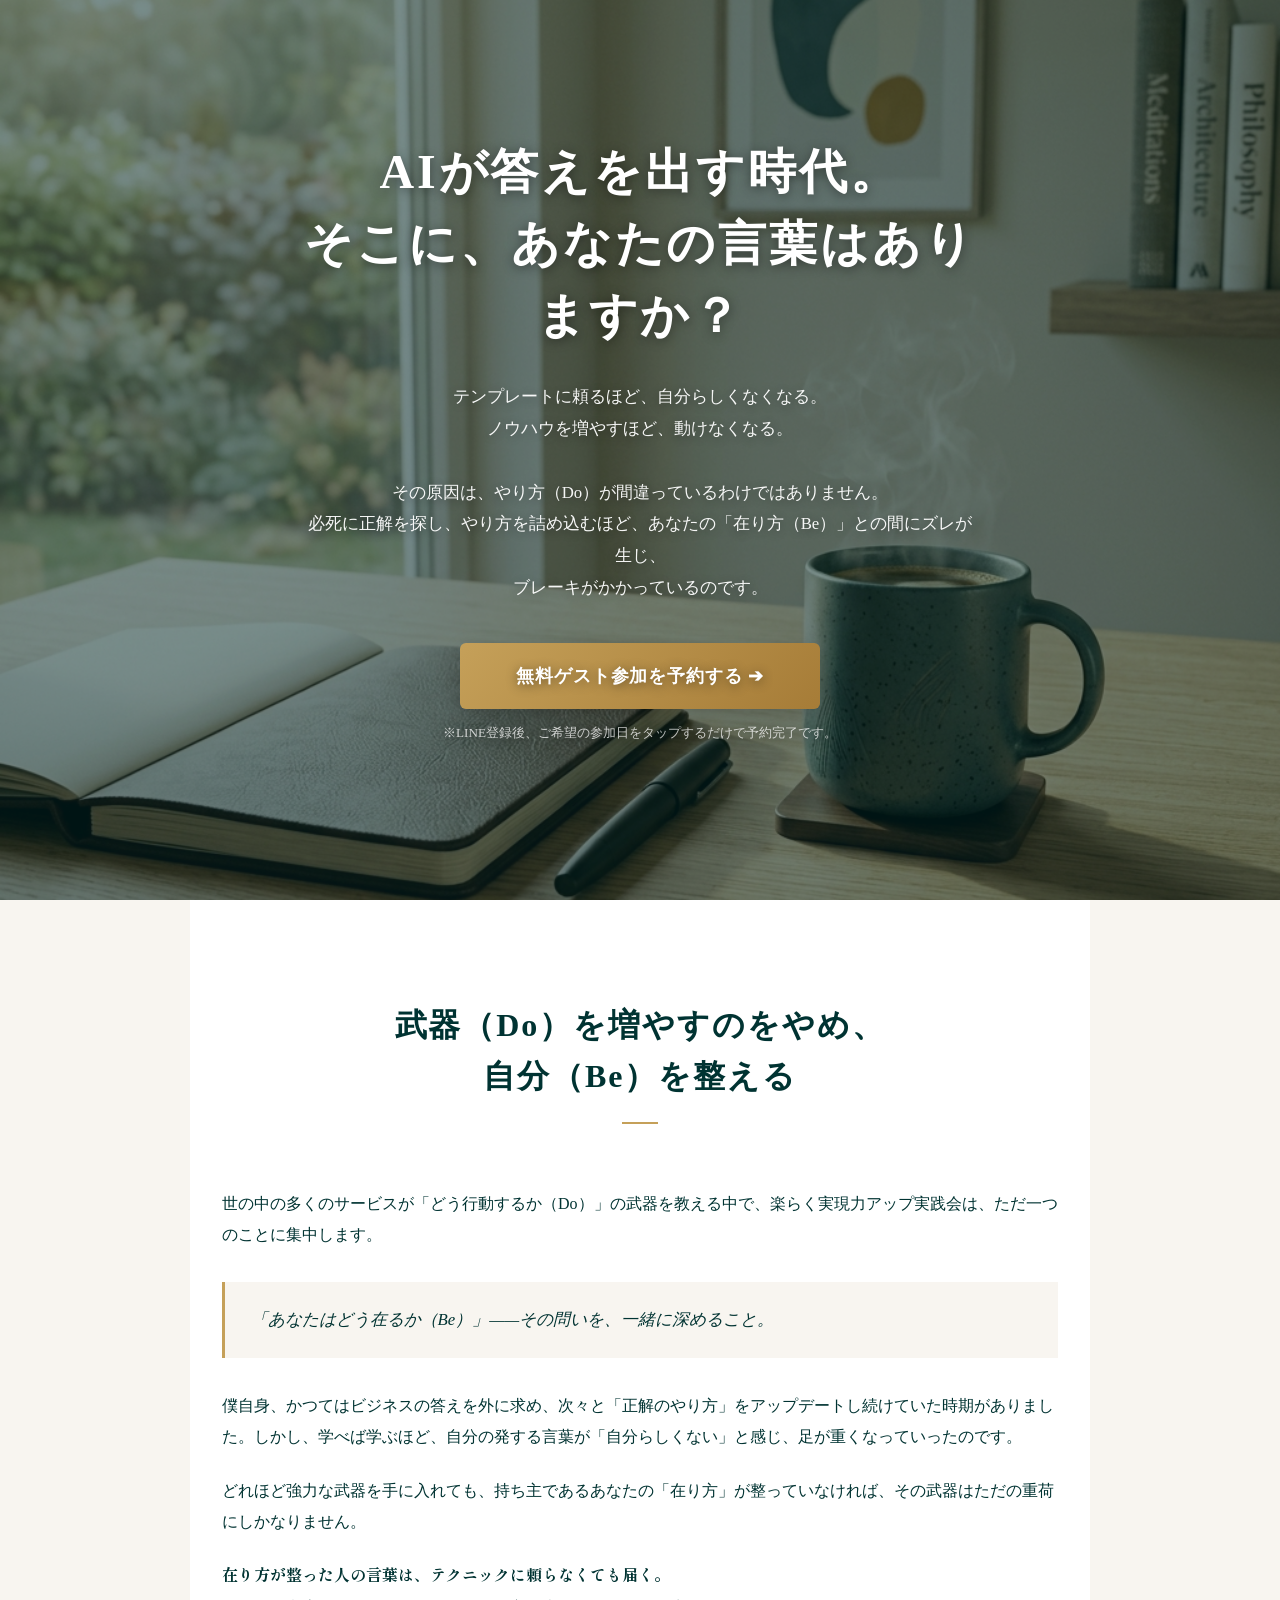
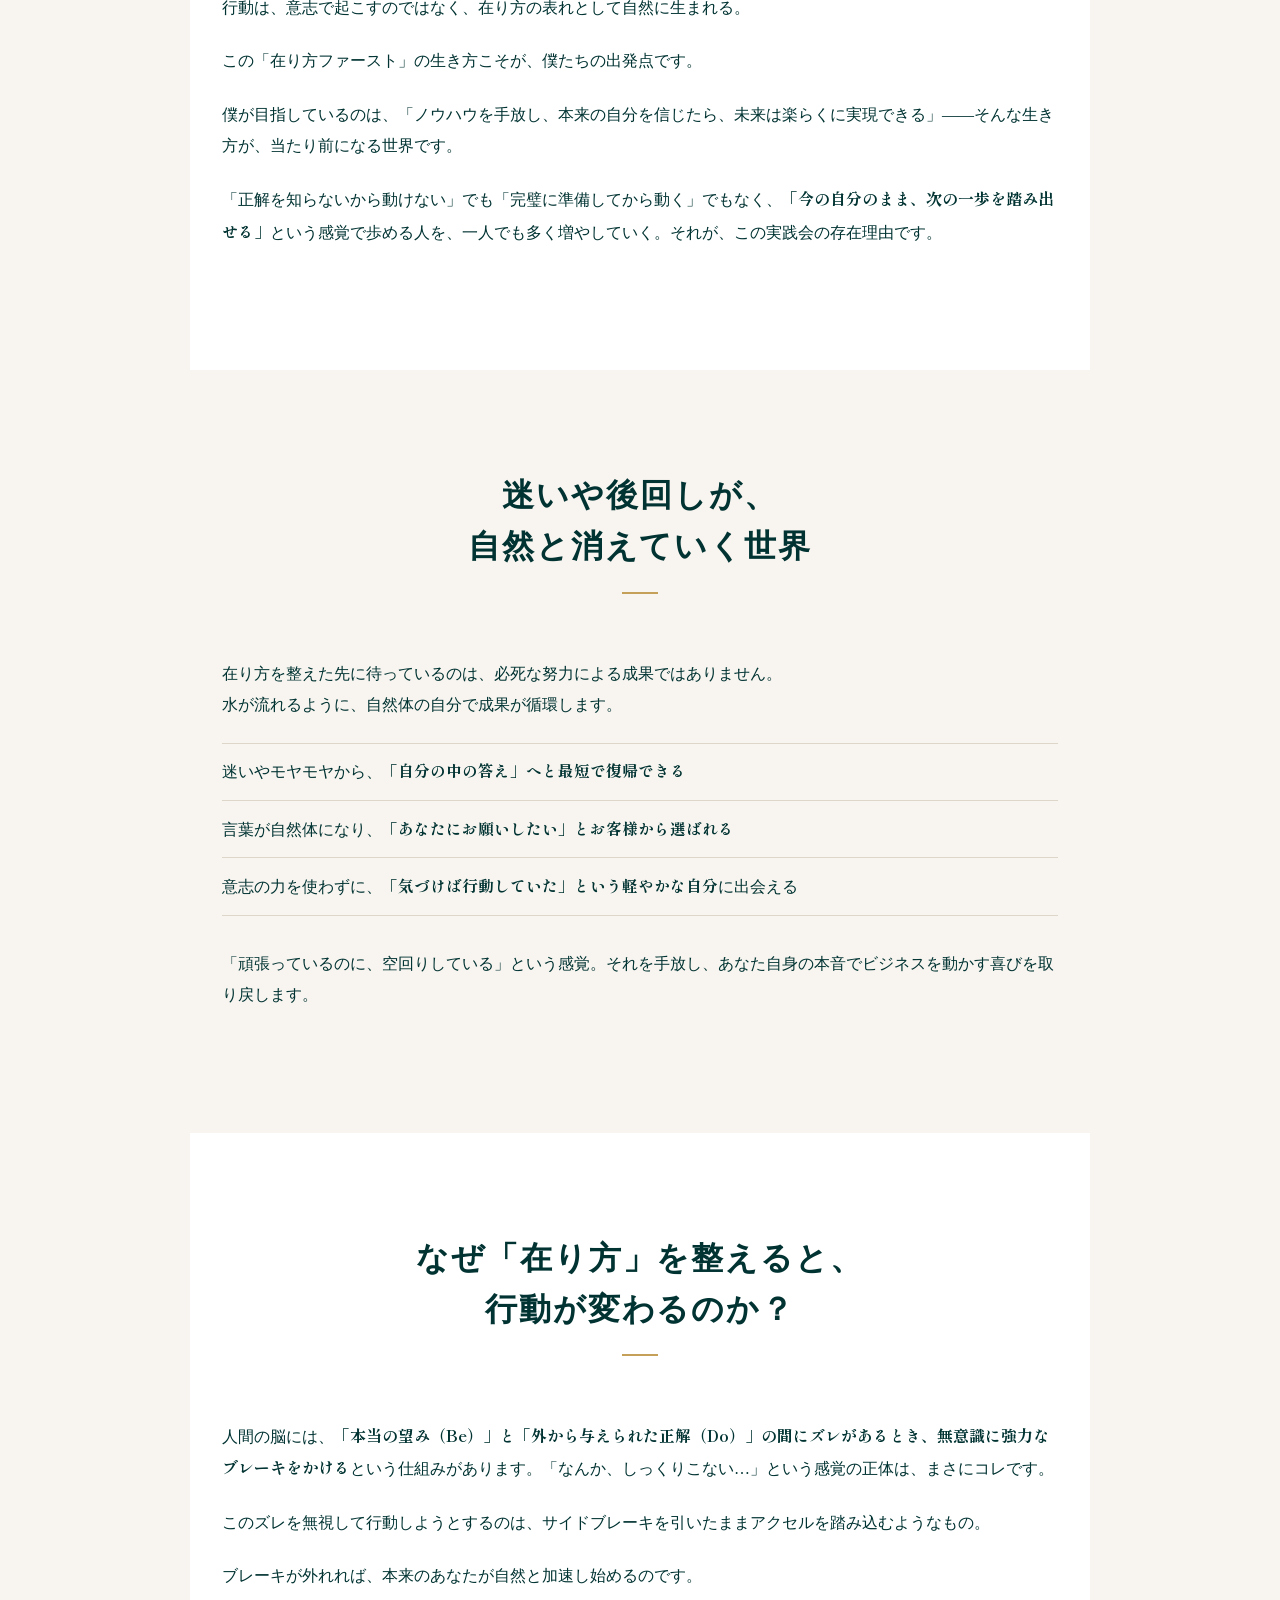
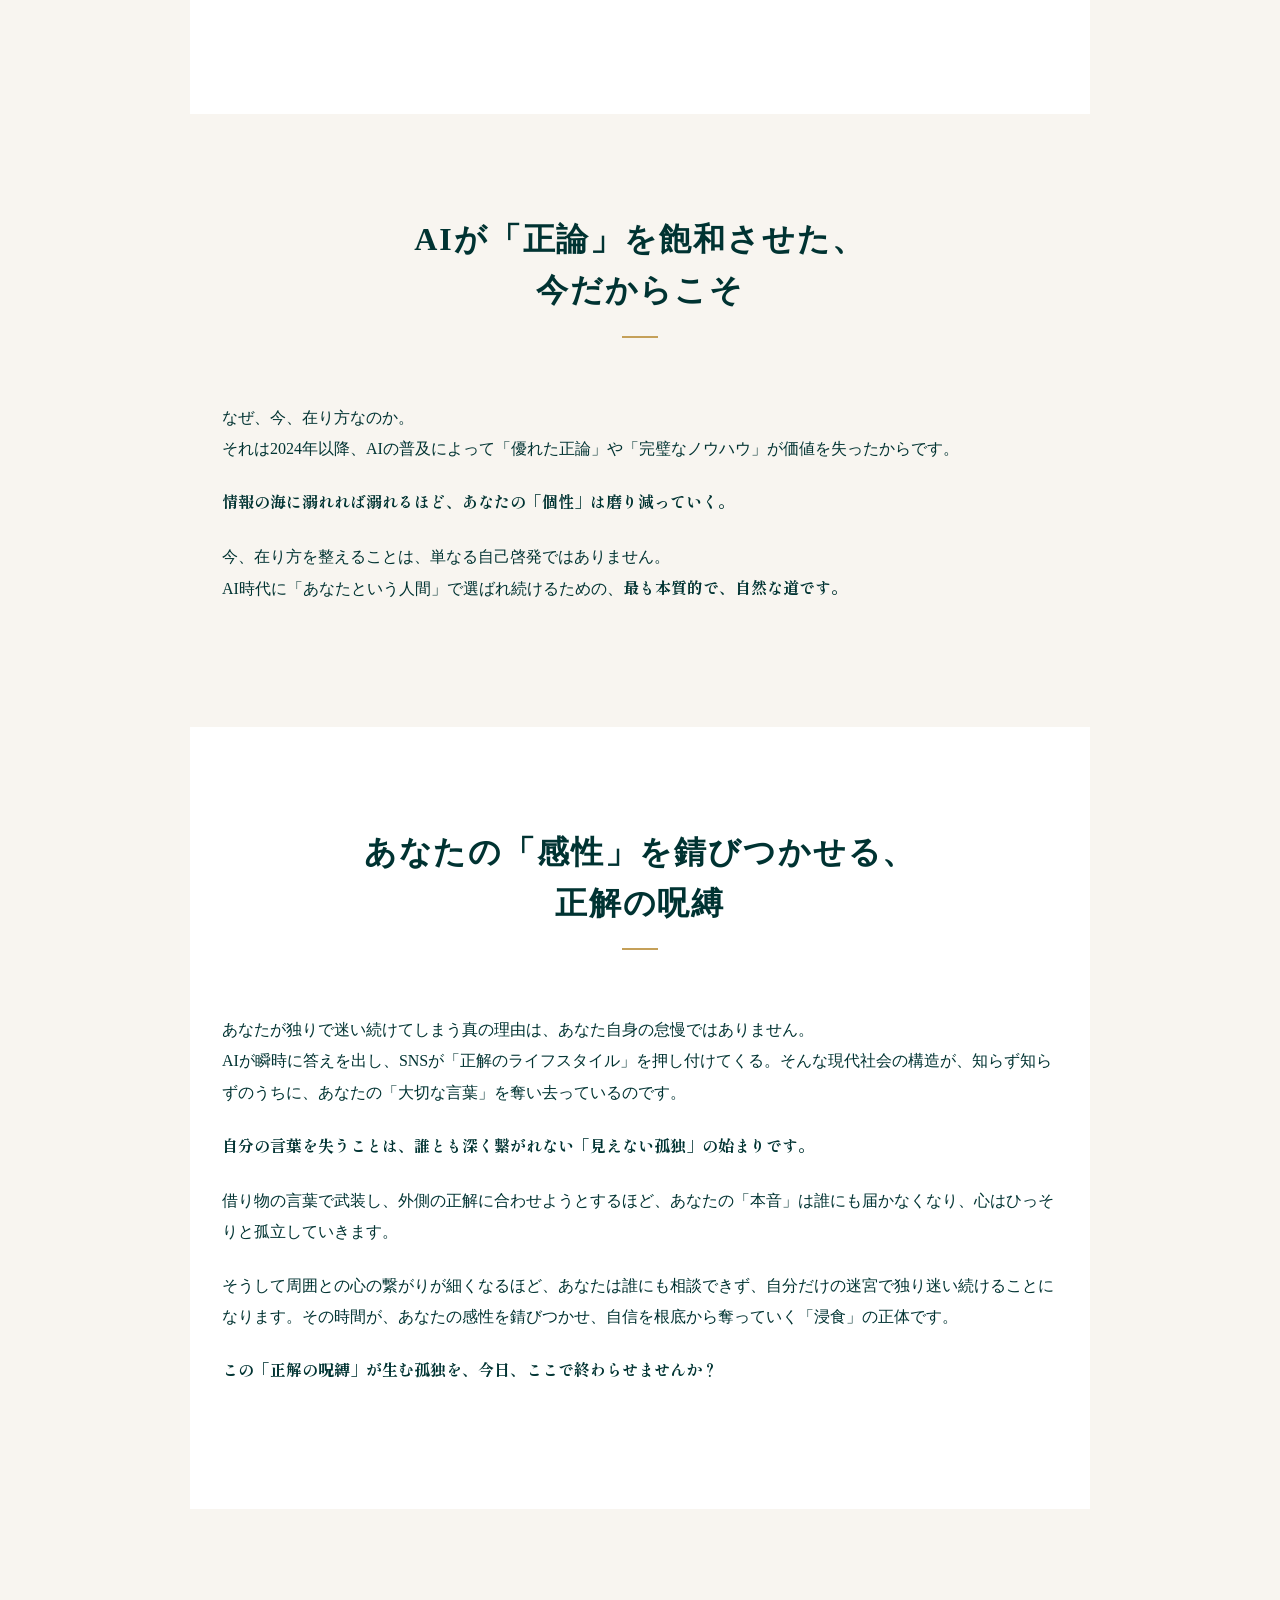
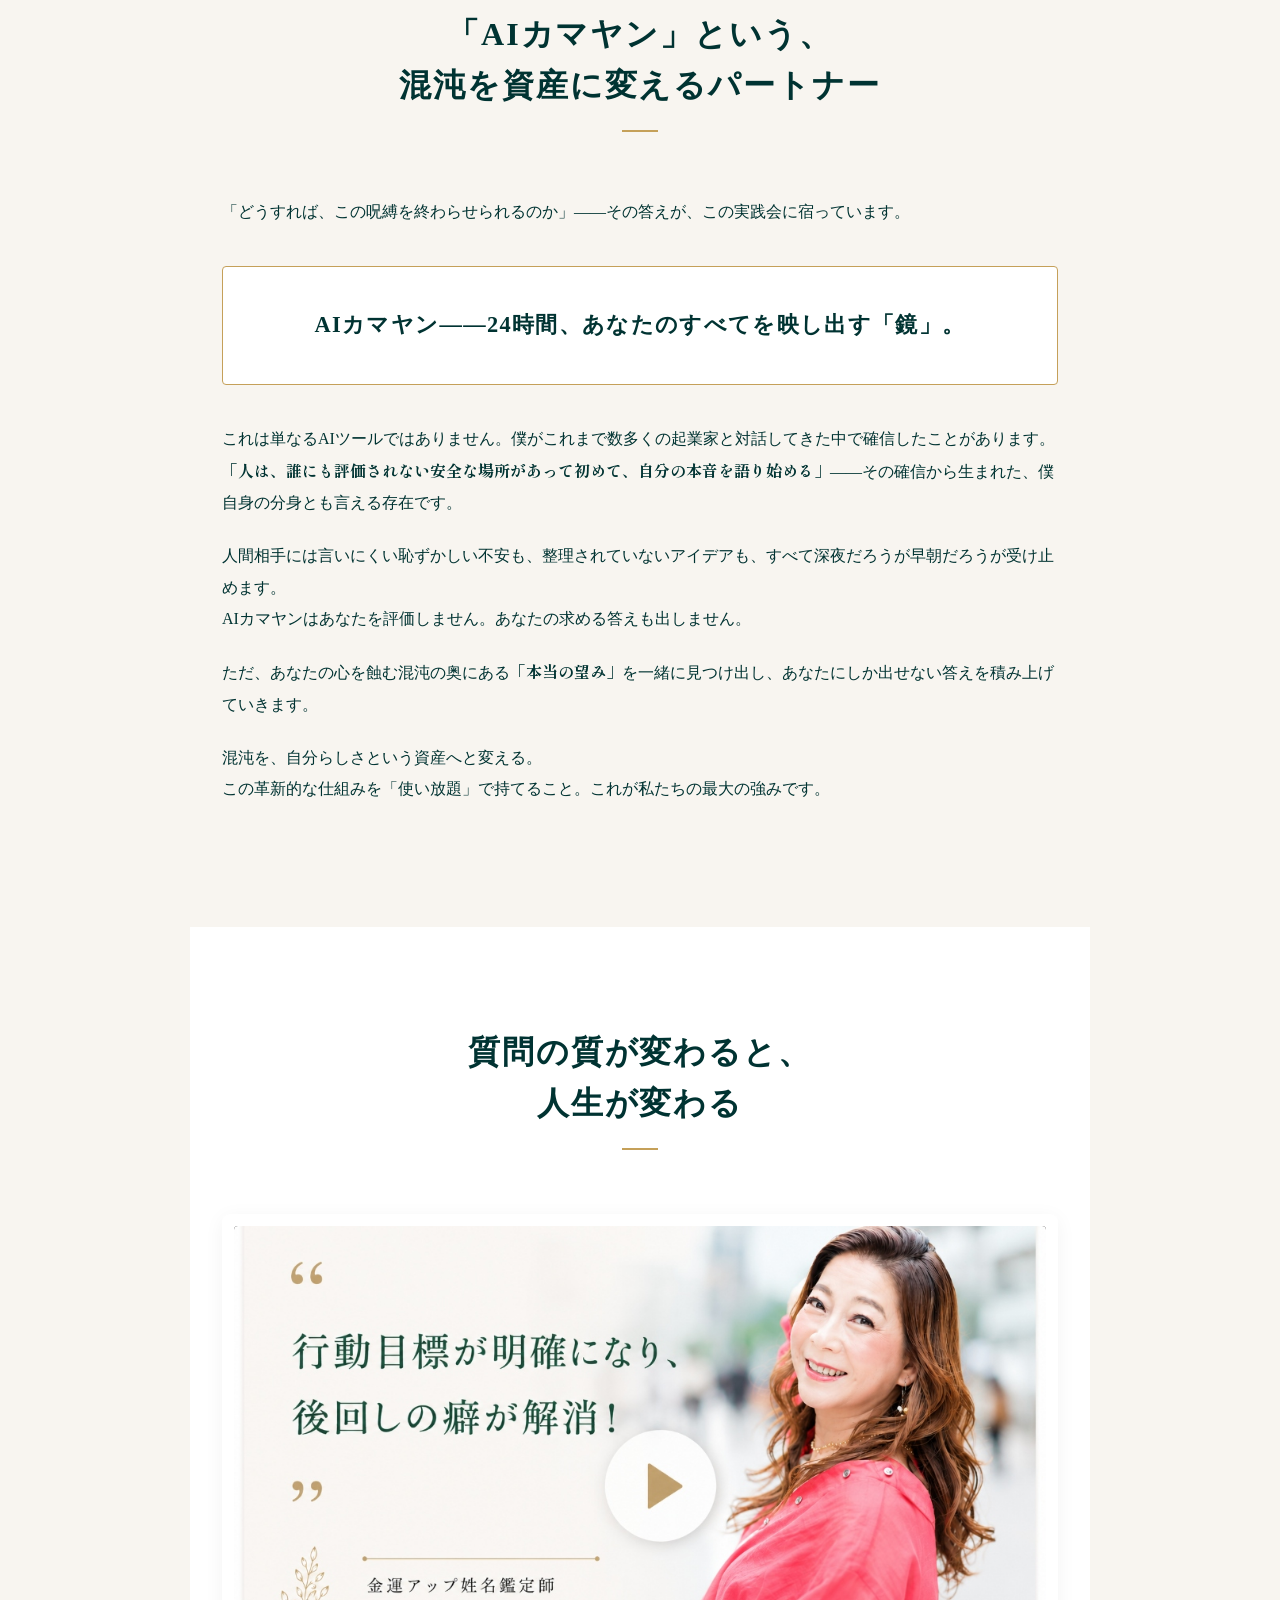
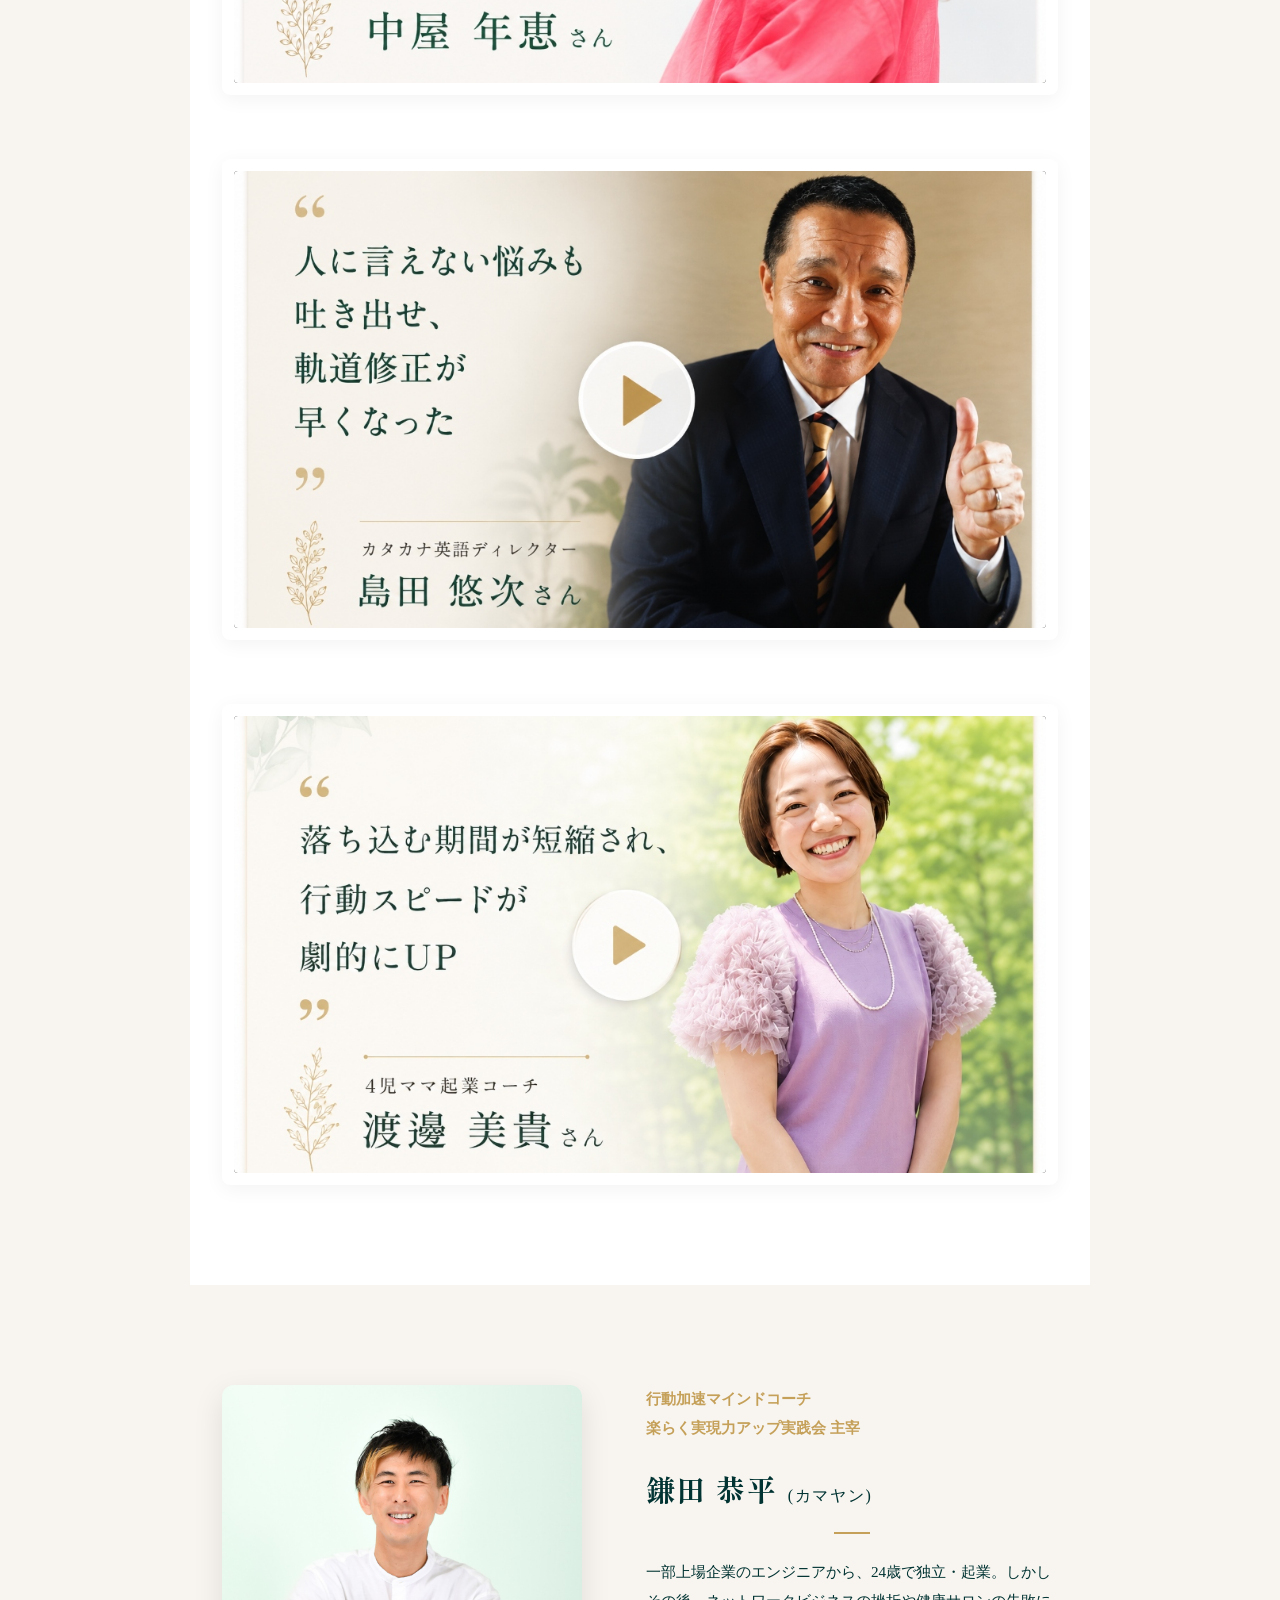
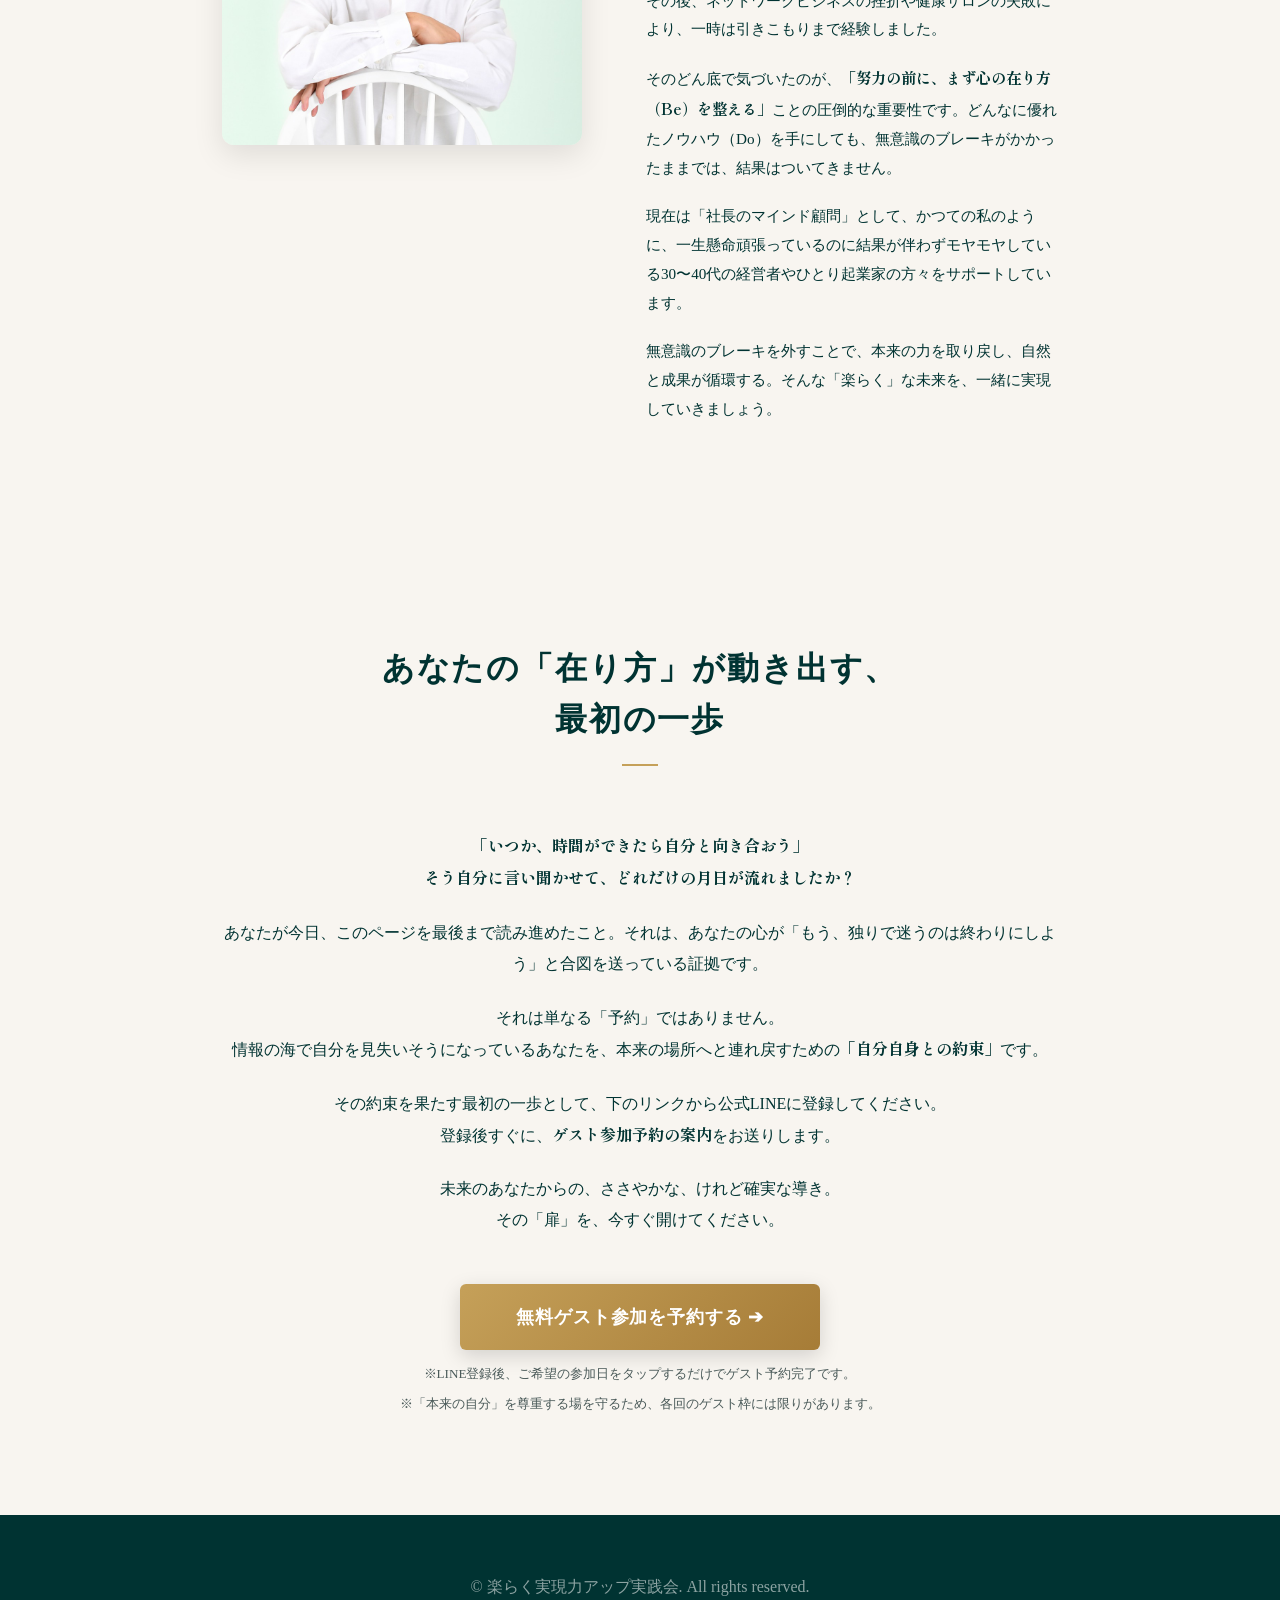
<file: rakuraku/index.html>
<!DOCTYPE html>
<html lang="ja">
<head>
    <meta charset="UTF-8">
    <meta name="viewport" content="width=device-width, initial-scale=1.0">
    <title>楽らく実現力アップ実践会 ｜ ゲスト無料参加受付中</title>
    <meta name="description" content="独りで迷う時間を、自分を取り戻す時間へ。AIカマヤンに相談し、月2回の勉強会で行動力を取り戻す実践コミュニティ。まずは無料ゲスト参加から。">
    
    <!-- OGP -->
    <meta property="og:title" content="楽らく実現力アップ実践会 ｜ ゲスト無料参加受付中">
    <meta property="og:description" content="独りで迷う時間を、自分を取り戻す時間へ。AIカマヤンに相談し、月2回の勉強会で行動力を取り戻す実践コミュニティ。">
    <meta property="og:image" content="fv_bg.png">
    <meta property="og:type" content="website">
    
    <!-- Fonts -->
    <link rel="preconnect" href="https://fonts.googleapis.com">
    <link rel="preconnect" href="https://fonts.gstatic.com" crossorigin>
    <link href="https://fonts.googleapis.com/css2?family=Shippori+Mincho:wght@400;500;600;700&display=swap" rel="stylesheet">
    
    <style>
        html, body {
            overflow-x: hidden;
            width: 100%;
            margin: 0;
            padding: 0;
        }

        :root {
            --bg-color: #F8F5F0;
            --surface-color: #FFFFFF;
            --text-primary: #003332;
            --text-secondary: #4A5A59;
            --accent-color: #C5A059;
            --accent-light: #E8DFCC;
            --border-color: #DED6C8;
            --font-main: 'Shippori Mincho', serif;
            --max-width: 900px;
        }

        * {
            margin: 0;
            padding: 0;
            box-sizing: border-box;
        }

        body {
            background-color: var(--bg-color);
            color: var(--text-primary);
            font-family: var(--font-main);
            font-size: 16px;
            line-height: 1.9;
            -webkit-font-smoothing: antialiased;
            overflow-x: hidden;
        }

        img {
            max-width: 100%;
            height: auto;
            display: block;
        }

        section {
            padding: 80px 24px;
            max-width: var(--max-width);
            margin: 0 auto;
        }

        .container {
            width: 100%;
        }

        /* Typography */
        h1, h2, h3 {
            font-weight: 600;
            letter-spacing: 0.06em;
            line-height: 1.6;
        }

        h2 {
            font-size: clamp(1.4rem, 4vw, 2rem);
            margin-bottom: 2.5rem;
            text-align: center;
            position: relative;
        }

        h2::after {
            content: '';
            display: block;
            width: 36px;
            height: 2px;
            background-color: var(--accent-color);
            margin: 1.2rem auto 0;
        }

        p {
            font-size: 1rem;
            line-height: 1.95;
            margin-bottom: 1.4rem;
        }

        /* Animations */
        .fade-in-up {
            opacity: 0;
            transform: translateY(24px);
            transition: opacity 0.8s ease-out, transform 0.8s ease-out;
        }
        .fade-in-up.active {
            opacity: 1;
            transform: translateY(0);
        }

        @keyframes kenBurns {
            0%   { transform: scale(1);   }
            100% { transform: scale(1.1); }
        }

        /* ── First View ── */
        .fv {
            min-height: 100svh;
            display: flex;
            align-items: center;
            justify-content: center;
            position: relative;
            overflow: hidden;
            color: #fff;
            padding: 0;
            max-width: none;
        }

        .fv-bg {
            position: absolute;
            inset: 0;
            background: url('fv_bg.png') no-repeat center center / cover;
            animation: kenBurns 20s linear infinite alternate;
            z-index: 1;
        }

        .fv-overlay {
            position: absolute;
            inset: 0;
            background: rgba(0, 40, 39, 0.52);
            z-index: 2;
        }

        .fv-content {
            position: relative;
            z-index: 3;
            text-align: center;
            padding: 40px 24px 60px;
            text-shadow: 0 2px 12px rgba(0,0,0,0.45);
            width: 100%;
            max-width: 720px;
            margin: 0 auto;
        }

        .fv-label {
            font-size: 0.85rem;
            letter-spacing: 0.25em;
            opacity: 0.85;
            margin-bottom: 1.2rem;
        }

        .fv-heading {
            font-size: clamp(1.55rem, 5.5vw, 3rem);
            line-height: 1.5;
            margin-bottom: 1.8rem;
        }

        .fv-body {
            font-size: clamp(0.9rem, 3vw, 1.05rem);
            line-height: 1.9;
            margin-bottom: 2rem;
            opacity: 0.95;
        }

        /* ── CTA Button ── */
        .cta-wrap {
            margin-top: 2.4rem;
        }

        .cta-button {
            display: inline-block;
            width: 100%;
            max-width: 420px;
            background: linear-gradient(135deg, var(--accent-color), #A67C37);
            color: #fff;
            padding: 1.3rem 2rem;
            text-decoration: none;
            border-radius: 6px;
            font-weight: 600;
            font-size: clamp(0.95rem, 3.5vw, 1.1rem);
            letter-spacing: 0.05em;
            line-height: 1.5;
            transition: transform 0.3s, box-shadow 0.3s;
            box-shadow: 0 6px 20px rgba(0,0,0,0.15);
            text-align: center;
        }

        .cta-button:hover {
            transform: translateY(-3px);
            box-shadow: 0 12px 24px rgba(197,160,89,0.35);
        }

        .cta-sub {
            display: block;
            font-size: 0.82rem;
            margin-top: 0.8rem;
            color: var(--text-secondary);
            line-height: 1.7;
        }

        .fv .cta-sub {
            color: rgba(255,255,255,0.75);
        }

        /* ── Section Colors ── */
        .section-white { background-color: var(--surface-color); }
        .section-beige  { background-color: var(--bg-color); }

        /* ── Inline Highlights ── */
        .highlight-gold {
            border-bottom: 2px solid var(--accent-color);
            padding-bottom: 3px;
        }

        /* ── Quote Box ── */
        .quote-box {
            border-left: 3px solid var(--accent-color);
            padding: 1.4rem 1.6rem;
            background: var(--bg-color);
            margin: 2rem 0;
            font-size: 1.05rem;
            font-style: italic;
            line-height: 1.85;
        }

        /* ── Uniqueness Box ── */
        .uniqueness-box {
            border: 1px solid var(--accent-color);
            padding: 2.5rem 1.5rem;
            text-align: center;
            background-color: var(--surface-color);
            margin: 2.4rem 0;
            border-radius: 4px;
        }

        .uniqueness-box h3 {
            font-size: clamp(1.1rem, 4vw, 1.4rem);
            line-height: 1.65;
        }

        /* ── Benefit List ── */
        .benefit-list {
            list-style: none;
            margin-bottom: 2rem;
        }

        .benefit-list li {
            padding: 0.85rem 0;
            border-bottom: 1px solid var(--border-color);
            font-size: 0.98rem;
            line-height: 1.8;
        }

        .benefit-list li:first-child {
            border-top: 1px solid var(--border-color);
        }

        /* ── Voice Cards ── */
        .voice-grid {
            display: flex;
            flex-direction: column;
            align-items: center;
            gap: 4rem;
            max-width: 900px;
            margin: 0 auto;
        }

        .voice-card {
            background-color: #fff;
            padding: 12px;
            border-radius: 8px;
            box-shadow: 0 4px 20px rgba(0,0,0,0.05);
            width: 100%;
            text-align: center;
            transition: transform 0.3s ease;
        }



        /* ── Video Player ── */
        .video-container {
            position: relative;
            width: 100%;
            padding-top: 56.25%; /* 16:9 Aspect Ratio */
            background-color: #000;
            border-radius: 4px;
            overflow: hidden;
            cursor: pointer;
            margin: 0;
            display: block;
            text-decoration: none;
        }

        .video-container img {
            position: absolute;
            top: 0;
            left: 0;
            width: 100%;
            height: 100%;
            object-fit: cover;
            transition: opacity 0.3s;
            border: none;
        }

        /* PCのみホバーエフェクトを有効にする（スマホの2タップ問題を防止） */
        @media (hover: hover) {
            .voice-card:hover {
                transform: translateY(-5px);
            }
            .video-container:hover img {
                opacity: 0.9;
                transform: scale(1.02);
            }
        }

        .video-container iframe {
            position: absolute;
            top: 0;
            left: 0;
            width: 100%;
            height: 100%;
            border: none;
        }

        /* ── Footer ── */
        footer {
            background-color: var(--text-primary);
            color: rgba(255,255,255,0.55);
            padding: 3.5rem 20px;
            text-align: center;
            font-size: 0.8rem;
        }

        /* ── Tablet+ ── */
        @media (min-width: 900px) {
            section { padding: 100px 32px; }
            h2 { margin-bottom: 4rem; }

            .cta-button {
                width: auto;
                padding: 1.25rem 3.5rem;
            }
        }

        /* ── Profile ── */
        .profile-container {
            display: flex;
            flex-direction: column;
            gap: 2rem;
            align-items: center;
            max-width: 1000px;
            margin: 0 auto;
        }

        .profile-img {
            width: 100%;
            max-width: 360px;
            border-radius: 12px;
            box-shadow: 0 10px 30px rgba(0,0,0,0.1);
        }

        .profile-text {
            flex: 1;
            text-align: center;
        }

        .profile-name {
            font-size: 1.8rem;
            font-weight: 700;
            margin-bottom: 0.5rem;
            color: var(--primary-color);
        }

        .profile-title {
            font-size: 0.95rem;
            color: var(--accent-color);
            margin-bottom: 1.5rem;
            font-weight: 600;
            display: block;
        }

        .profile-text p {
            font-size: 0.95rem;
            line-height: 1.9;
            margin-bottom: 1.2rem;
            text-align: left;
        }

        @media (min-width: 768px) {
            .profile-container {
                flex-direction: row;
                align-items: flex-start;
                gap: 4rem;
            }
            .profile-text {
                text-align: left;
            }
        }

        /* ── Sticky CTA (Moved to bottom for priority) ── */
        .sticky-cta {
            position: fixed;
            bottom: 0;
            left: 0;
            width: 100%;
            background: rgba(255, 255, 255, 0.95);
            padding: 1rem;
            box-shadow: 0 -5px 20px rgba(0,0,0,0.1);
            z-index: 1000;
            display: flex;
            justify-content: center;
            align-items: center;
            opacity: 0;
            pointer-events: none;
            transition: opacity 0.4s ease;
            backdrop-filter: blur(8px);
            -webkit-backdrop-filter: blur(8px);
        }

        .sticky-cta.visible {
            opacity: 1;
            pointer-events: auto;
        }

        .sticky-cta .cta-button {
            width: 100%;
            max-width: 500px;
            margin: 0;
            font-size: 1rem;
            padding: 1rem 2rem;
            text-align: center;
            display: flex;
            flex-direction: column;
            align-items: center;
            justify-content: center;
        }

        @media (max-width: 768px) {
            .sticky-cta {
                padding: 0.8rem;
            }
            .sticky-cta .cta-button {
                font-size: 0.9rem;
            }
        }
    </style>
</head>
<body>
    <!-- Sticky CTA -->
    <div class="sticky-cta">
        <a href="https://line.me/R/ti/p/%40910kbpho" class="cta-button">
            <span style="font-size: 0.75rem; display: block; opacity: 0.9; margin-bottom: 2px; font-weight: normal;">楽らく実現力アップ実践会</span>
            無料ゲスト参加を予約する ➔
        </a>
    </div>

    <!-- First View -->
    <header class="fv">
        <div class="fv-bg"></div>
        <div class="fv-overlay"></div>
        <div class="fv-content">
            <h1 class="fv-heading">
                AIが答えを出す時代。<br>
                そこに、あなたの言葉はありますか？
            </h1>
            <p class="fv-body">
                テンプレートに頼るほど、自分らしくなくなる。<br>
                ノウハウを増やすほど、動けなくなる。<br><br>
                その原因は、やり方（Do）が間違っているわけではありません。<br>
                必死に正解を探し、やり方を詰め込むほど、あなたの「在り方（Be）」との間にズレが生じ、<br class="br-sp">ブレーキがかかっているのです。
            </p>
            <div class="cta-wrap">
                <a href="https://line.me/R/ti/p/%40910kbpho" class="cta-button">無料ゲスト参加を予約する ➔</a>
                <span class="cta-sub">※LINE登録後、ご希望の参加日をタップするだけで予約完了です。</span>
            </div>
        </div>
    </header>

    <!-- Distinction -->
    <section class="section-white fade-in-up">
        <h2>武器（Do）を増やすのをやめ、<br class="br-sp">自分（Be）を整える</h2>
        <div class="container">
            <p>世の中の多くのサービスが「どう行動するか（Do）」の武器を教える中で、楽らく実現力アップ実践会は、ただ一つのことに集中します。</p>
            <div class="quote-box">
                「あなたはどう在るか（Be）」——その問いを、一緒に深めること。
            </div>
            <p>僕自身、かつてはビジネスの答えを外に求め、次々と「正解のやり方」をアップデートし続けていた時期がありました。しかし、学べば学ぶほど、自分の発する言葉が「自分らしくない」と感じ、足が重くなっていったのです。</p>
            <p>どれほど強力な武器を手に入れても、持ち主であるあなたの「在り方」が整っていなければ、その武器はただの重荷にしかなりません。</p>
            <p><strong>在り方が整った人の言葉は、テクニックに頼らなくても届く。</strong><br>
            行動は、意志で起こすのではなく、在り方の表れとして自然に生まれる。</p>
            <p>この「在り方ファースト」の生き方こそが、僕たちの出発点です。</p>
            <p>僕が目指しているのは、「ノウハウを手放し、本来の自分を信じたら、未来は楽らくに実現できる」——そんな生き方が、当たり前になる世界です。</p>
            <p>「正解を知らないから動けない」でも「完璧に準備してから動く」でもなく、<strong>「今の自分のまま、次の一歩を踏み出せる」</strong>という感覚で歩める人を、一人でも多く増やしていく。それが、この実践会の存在理由です。</p>
        </div>
    </section>

    <!-- Benefit -->
    <section class="section-beige fade-in-up">
        <h2>迷いや後回しが、<br class="br-sp">自然と消えていく世界</h2>
        <div class="container">
            <p>在り方を整えた先に待っているのは、必死な努力による成果ではありません。<br>
            水が流れるように、自然体の自分で成果が循環します。</p>
            <ul class="benefit-list">
                <li>迷いやモヤモヤから、<strong>「自分の中の答え」へと最短で復帰できる</strong></li>
                <li>言葉が自然体になり、<strong>「あなたにお願いしたい」とお客様から選ばれる</strong></li>
                <li>意志の力を使わずに、<strong>「気づけば行動していた」という軽やかな自分</strong>に出会える</li>
            </ul>
            <p>「頑張っているのに、空回りしている」という感覚。それを手放し、あなた自身の本音でビジネスを動かす喜びを取り戻します。</p>
        </div>
    </section>

    <!-- Evidence -->
    <section class="section-white fade-in-up">
        <h2>なぜ「在り方」を整えると、<br class="br-sp">行動が変わるのか？</h2>
        <div class="container">
            <p>人間の脳には、<strong>「本当の望み（Be）」と「外から与えられた正解（Do）」の間にズレがあるとき、無意識に強力なブレーキをかける</strong>という仕組みがあります。「なんか、しっくりこない…」という感覚の正体は、まさにコレです。</p>
            <p>このズレを無視して行動しようとするのは、サイドブレーキを引いたままアクセルを踏み込むようなもの。</p>
            <p>ブレーキが外れれば、本来のあなたが自然と加速し始めるのです。</p>
        </div>
    </section>

    <!-- Urgency -->
    <section class="section-beige fade-in-up">
        <h2>AIが「正論」を飽和させた、<br class="br-sp">今だからこそ</h2>
        <div class="container">
            <p>なぜ、今、在り方なのか。<br>
            それは2024年以降、AIの普及によって「優れた正論」や「完璧なノウハウ」が価値を失ったからです。</p>
            <p><strong>情報の海に溺れれば溺れるほど、あなたの「個性」は磨り減っていく。</strong></p>
            <p>今、在り方を整えることは、単なる自己啓発ではありません。<br>
            AI時代に「あなたという人間」で選ばれ続けるための、<strong>最も本質的で、自然な道です。</strong></p>
        </div>
    </section>

    <!-- Nameless Enemy -->
    <section class="section-white fade-in-up">
        <h2>あなたの「感性」を錆びつかせる、<br class="br-sp">正解の呪縛</h2>
        <div class="container">
            <p>あなたが独りで迷い続けてしまう真の理由は、あなた自身の怠慢ではありません。<br>
            AIが瞬時に答えを出し、SNSが「正解のライフスタイル」を押し付けてくる。そんな現代社会の構造が、知らず知らずのうちに、あなたの「大切な言葉」を奪い去っているのです。</p>
            <p><strong>自分の言葉を失うことは、誰とも深く繋がれない「見えない孤独」の始まりです。</strong></p>
            <p>借り物の言葉で武装し、外側の正解に合わせようとするほど、あなたの「本音」は誰にも届かなくなり、心はひっそりと孤立していきます。</p>
            <p>そうして周囲との心の繋がりが細くなるほど、あなたは誰にも相談できず、自分だけの迷宮で独り迷い続けることになります。その時間が、あなたの感性を錆びつかせ、自信を根底から奪っていく「浸食」の正体です。</p>
            <p><strong>この「正解の呪縛」が生む孤独を、今日、ここで終わらせませんか？</strong></p>
        </div>
    </section>

    <!-- Innovation -->
    <section class="section-beige fade-in-up">
        <h2>「AIカマヤン」という、<br class="br-sp">混沌を資産に変えるパートナー</h2>
        <div class="container">
            <p>「どうすれば、この呪縛を終わらせられるのか」——その答えが、この実践会に宿っています。</p>
            <div class="uniqueness-box">
                <h3>AIカマヤン——24時間、あなたのすべてを映し出す「鏡」。</h3>
            </div>
            <p>これは単なるAIツールではありません。僕がこれまで数多くの起業家と対話してきた中で確信したことがあります。<strong>「人は、誰にも評価されない安全な場所があって初めて、自分の本音を語り始める」</strong>——その確信から生まれた、僕自身の分身とも言える存在です。</p>
            <p>人間相手には言いにくい恥ずかしい不安も、整理されていないアイデアも、すべて深夜だろうが早朝だろうが受け止めます。<br>
            AIカマヤンはあなたを評価しません。あなたの求める答えも出しません。</p>
            <p>ただ、あなたの心を蝕む混沌の奥にある<strong>「本当の望み」</strong>を一緒に見つけ出し、あなたにしか出せない答えを積み上げていきます。</p>
            <p>混沌を、自分らしさという資産へと変える。<br>
            この革新的な仕組みを「使い放題」で持てること。これが私たちの最大の強みです。</p>
        </div>
    </section>

    <!-- Case Study -->
    <section class="section-white fade-in-up">
        <h2>質問の質が変わると、<br class="br-sp">人生が変わる</h2>
        <div class="voice-grid">
            <div class="voice-card">
                <a href="javascript:void(0)" class="video-container" onclick="loadVideo(this, 'IXp2rD0wU-Y')">
                    <img src="thumb_nakaya.jpg" alt="中屋年惠さん">
                </a>
            </div>
            <div class="voice-card">
                <a href="javascript:void(0)" class="video-container" onclick="loadVideo(this, '3F_qJv5kVu0')">
                    <img src="thumb_shimada.jpg" alt="島田悠次さん">
                </a>
            </div>
            <div class="voice-card">
                <a href="javascript:void(0)" class="video-container" onclick="loadVideo(this, 'JpKUL8Oz1fU')">
                    <img src="thumb_watanabe.jpg" alt="渡邉美貴さん">
                </a>
            </div>
        </div>
    </section>

    <!-- Profile -->
    <section class="section-beige fade-in-up">
        <div class="container">
            <div class="profile-container">
                <img src="profile_kamayan.jpg" alt="鎌田恭平（カマヤン）" class="profile-img">
                <div class="profile-text">
                    <span class="profile-title">行動加速マインドコーチ<br>楽らく実現力アップ実践会 主宰</span>
                    <h2 class="profile-name" style="text-align: left; margin-bottom: 1.5rem;">鎌田 恭平<span style="font-size: 1rem; font-weight: normal; margin-left: 10px;">(カマヤン)</span></h2>
                    <p>一部上場企業のエンジニアから、24歳で独立・起業。しかしその後、ネットワークビジネスの挫折や健康サロンの失敗により、一時は引きこもりまで経験しました。</p>
                    <p>そのどん底で気づいたのが、<strong>「努力の前に、まず心の在り方（Be）を整える」</strong>ことの圧倒的な重要性です。どんなに優れたノウハウ（Do）を手にしても、無意識のブレーキがかかったままでは、結果はついてきません。</p>
                    <p>現在は「社長のマインド顧問」として、かつての私のように、一生懸命頑張っているのに結果が伴わずモヤモヤしている30〜40代の経営者やひとり起業家の方々をサポートしています。</p>
                    <p>無意識のブレーキを外すことで、本来の力を取り戻し、自然と成果が循環する。そんな「楽らく」な未来を、一緒に実現していきましょう。</p>
                </div>
            </div>
        </div>
    </section>

    <!-- Kick-off -->
    <section class="section-beige fade-in-up" style="text-align: center;">
        <h2>あなたの「在り方」が動き出す、<br class="br-sp">最初の一歩</h2>
        <div class="container">
            <p><strong>「いつか、時間ができたら自分と向き合おう」</strong><br>
            <strong>そう自分に言い聞かせて、どれだけの月日が流れましたか？</strong></p>

            <p>あなたが今日、このページを最後まで読み進めたこと。それは、あなたの心が「もう、独りで迷うのは終わりにしよう」と合図を送っている証拠です。</p>

            <p>それは単なる「予約」ではありません。<br>
            情報の海で自分を見失いそうになっているあなたを、本来の場所へと連れ戻すための<strong>「自分自身との約束」</strong>です。</p>

            <p>その約束を果たす最初の一歩として、下のリンクから公式LINEに登録してください。<br>
            登録後すぐに、<strong>ゲスト参加予約の案内</strong>をお送りします。</p>

            <p>未来のあなたからの、ささやかな、けれど確実な導き。<br>
            その「扉」を、今すぐ開けてください。</p>
            
            <div style="margin-top: 3rem;">
                <a href="https://line.me/R/ti/p/%40910kbpho" class="cta-button">無料ゲスト参加を予約する ➔</a>
                <span class="cta-sub">※LINE登録後、ご希望の参加日をタップするだけでゲスト予約完了です。</span>
                <span class="cta-sub" style="margin-top: 0.5rem;">※「本来の自分」を尊重する場を守るため、各回のゲスト枠には限りがあります。</span>
            </div>
        </div>
    </section>
    <footer>
        <p>&copy; 楽らく実現力アップ実践会. All rights reserved.</p>
    </footer>


    <script>
        // Sticky CTA Visibility
        const stickyCta = document.querySelector('.sticky-cta');
        const fv = document.querySelector('.fv');

        window.addEventListener('scroll', () => {
            const fvHeight = fv.offsetHeight;
            const scrollPos = window.scrollY;

            // ファーストビューを過ぎたら表示
            if (scrollPos > fvHeight - 100) {
                stickyCta.classList.add('visible');
            } else {
                stickyCta.classList.remove('visible');
            }
        });

        // フッターが見えたら追従ボタンを隠す（Intersection Observer）
        const footer = document.querySelector('footer');
        const footerObserver = new IntersectionObserver((entries) => {
            entries.forEach(entry => {
                if (entry.isIntersecting) {
                    stickyCta.style.display = 'none';
                } else {
                    stickyCta.style.display = 'flex';
                }
            });
        }, { threshold: 0.1 });
        footerObserver.observe(footer);

        // Intersection Observer for scroll animations
        const observerOptions = {
            threshold: 0.1
        };

        const observer = new IntersectionObserver((entries) => {
            entries.forEach(entry => {
                if (entry.isIntersecting) {
                    entry.target.classList.add('active');
                }
            });
        }, observerOptions);

        document.querySelectorAll('.fade-in-up').forEach(el => {
            observer.observe(el);
        });

        function loadVideo(container, videoId) {
            const vId = videoId.trim();
            // 最もシンプルかつ確実な方法：直接iframeを流し込む
            container.innerHTML = `
                <iframe 
                    src="https://www.youtube.com/embed/${vId}?autoplay=1&rel=0&playsinline=1&modestbranding=1" 
                    allow="accelerometer; autoplay; clipboard-write; encrypted-media; gyroscope; picture-in-picture" 
                    allowfullscreen
                    style="position:absolute;top:0;left:0;width:100%;height:100%;border:0;">
                </iframe>`;
        }
    </script>
</body>
</html>
</file>
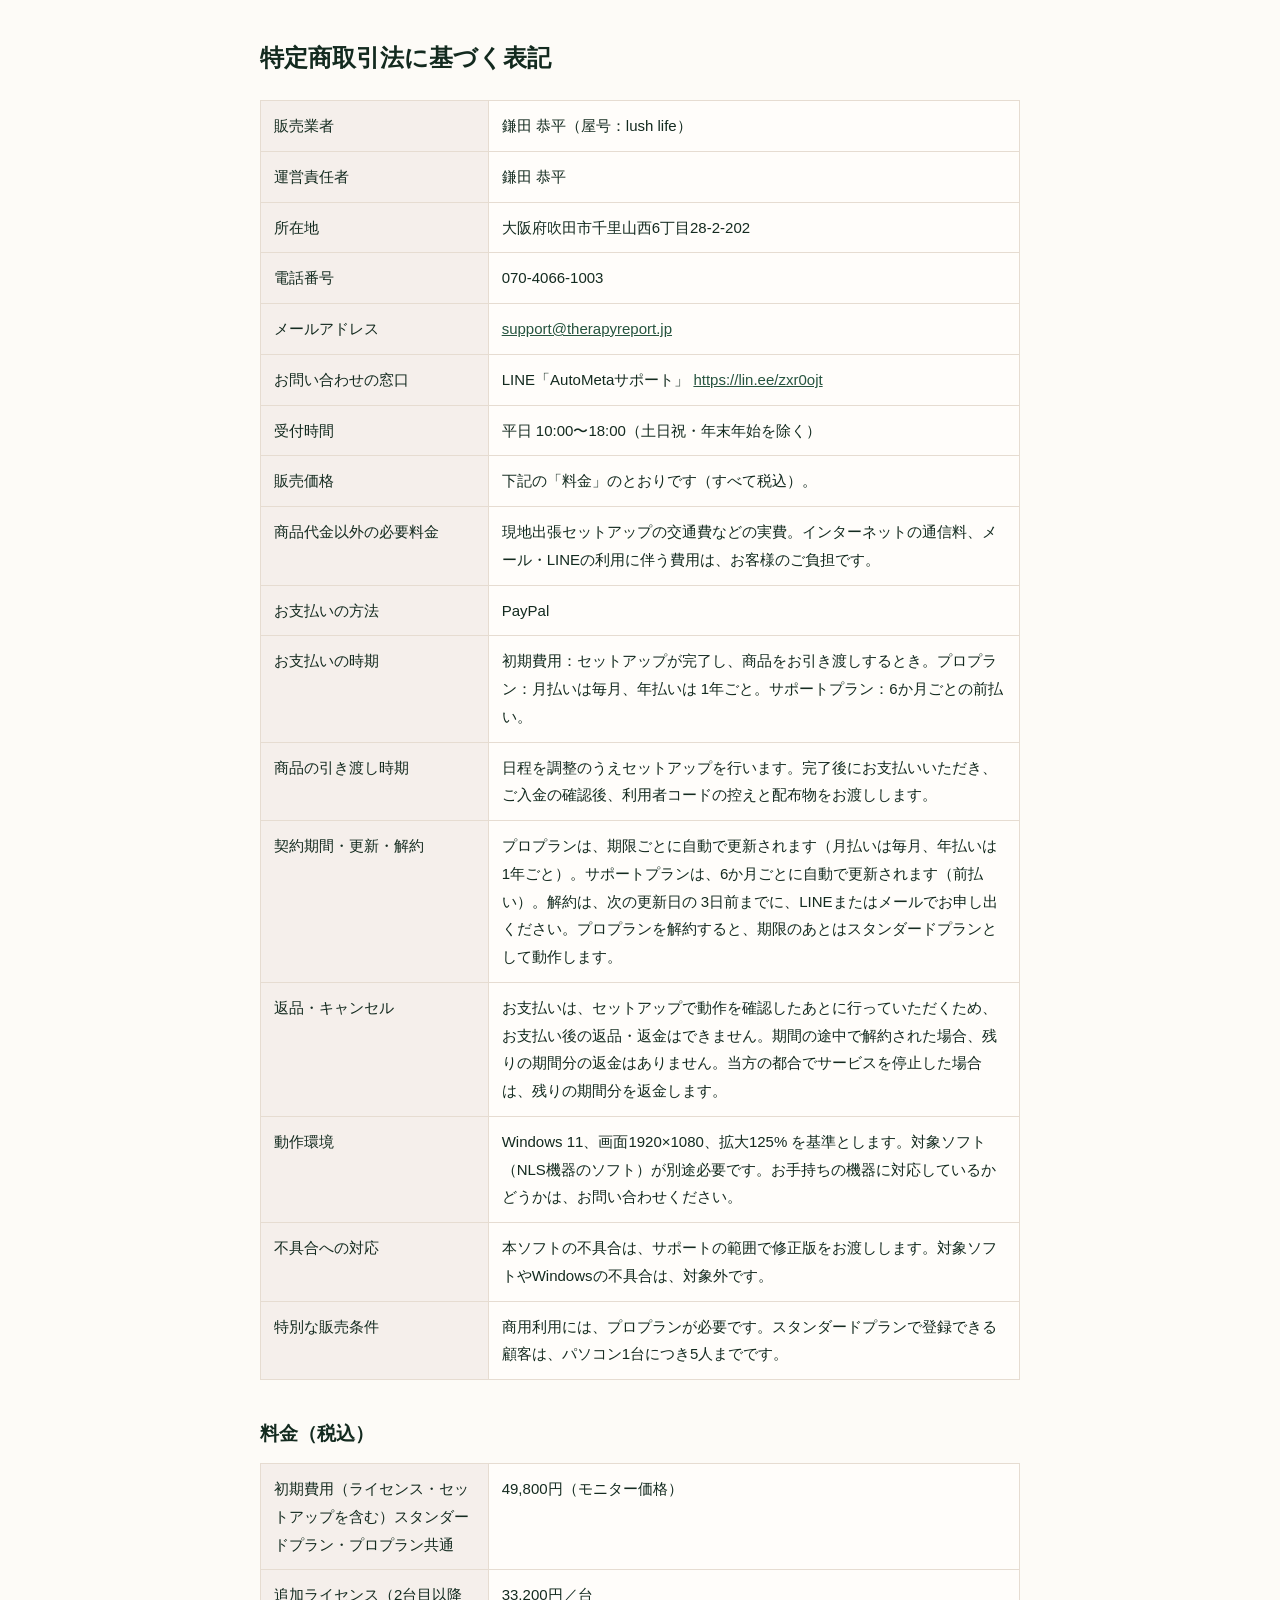
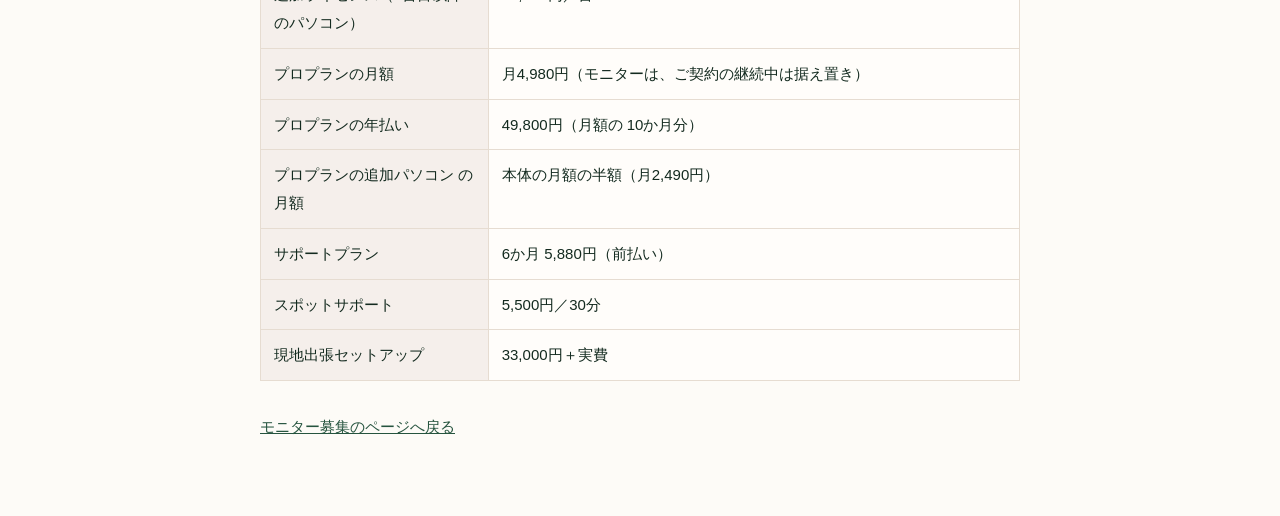
<file: autometa-monitor/tokushoho.html>
<!DOCTYPE html>
<html lang="ja"><head><meta charset="utf-8"><meta name="viewport" content="width=device-width, initial-scale=1"><meta name="robots" content="noindex, nofollow">
<title>特定商取引法に基づく表記｜AutoMeta</title>
<style>
*{box-sizing:border-box}
body{margin:0;background:#FDFBF7;color:#132A1F;font-family:"Noto Sans JP","Hiragino Sans","Yu Gothic",sans-serif;line-height:1.85;font-size:15px}
.wrap{max-width:800px;margin:0 auto;padding:40px 20px 60px}
h1{font-size:24px;line-height:1.5;margin:0 0 24px}h2{font-size:19px;margin:36px 0 12px}
table{width:100%;border-collapse:collapse;background:#FFFDFA}th,td{border:1px solid #E6DCD1;padding:11px 13px;text-align:left;vertical-align:top}th{background:#F5EFEB;font-weight:500;width:30%}
a{color:#26543F;overflow-wrap:anywhere}
@media(max-width:560px){th,td{display:block;width:100%;border-bottom:0}tr:last-child td{border-bottom:1px solid #E6DCD1}}
</style></head><body><div class="wrap">
<h1>特定商取引法に基づく表記</h1>
<table><tr><th>販売業者</th><td>鎌田 恭平（屋号：lush life）</td></tr>
<tr><th>運営責任者</th><td>鎌田 恭平</td></tr>
<tr><th>所在地</th><td>大阪府吹田市千里山西6丁目28-2-202</td></tr>
<tr><th>電話番号</th><td>070-4066-1003</td></tr>
<tr><th>メールアドレス</th><td><a href="mailto:support@therapyreport.jp">support@therapyreport.jp</a></td></tr>
<tr><th>お問い合わせの窓口</th><td>LINE「AutoMetaサポート」 <a href="https://lin.ee/zxr0ojt">https://lin.ee/zxr0ojt</a></td></tr>
<tr><th>受付時間</th><td>平日 10:00〜18:00（土日祝・年末年始を除く）</td></tr>
<tr><th>販売価格</th><td>下記の「料金」のとおりです（すべて税込）。</td></tr>
<tr><th>商品代金以外の必要料金</th><td>現地出張セットアップの交通費などの実費。インターネットの通信料、メール・LINEの利用に伴う費用は、お客様のご負担です。</td></tr>
<tr><th>お支払いの方法</th><td>PayPal</td></tr>
<tr><th>お支払いの時期</th><td>初期費用：セットアップが完了し、商品をお引き渡しするとき。プロプラン：月払いは毎月、年払いは 1年ごと。サポートプラン：6か月ごとの前払い。</td></tr>
<tr><th>商品の引き渡し時期</th><td>日程を調整のうえセットアップを行います。完了後にお支払いいただき、ご入金の確認後、利用者コードの控えと配布物をお渡しします。</td></tr>
<tr><th>契約期間・更新・解約</th><td>プロプランは、期限ごとに自動で更新されます（月払いは毎月、年払いは 1年ごと）。サポートプランは、6か月ごとに自動で更新されます（前払い）。解約は、次の更新日の 3日前までに、LINEまたはメールでお申し出ください。プロプランを解約すると、期限のあとはスタンダードプランとして動作します。</td></tr>
<tr><th>返品・キャンセル</th><td>お支払いは、セットアップで動作を確認したあとに行っていただくため、お支払い後の返品・返金はできません。期間の途中で解約された場合、残りの期間分の返金はありません。当方の都合でサービスを停止した場合は、残りの期間分を返金します。</td></tr>
<tr><th>動作環境</th><td>Windows 11、画面1920×1080、拡大125% を基準とします。対象ソフト（NLS機器のソフト）が別途必要です。お手持ちの機器に対応しているかどうかは、お問い合わせください。</td></tr>
<tr><th>不具合への対応</th><td>本ソフトの不具合は、サポートの範囲で修正版をお渡しします。対象ソフトやWindowsの不具合は、対象外です。</td></tr>
<tr><th>特別な販売条件</th><td>商用利用には、プロプランが必要です。スタンダードプランで登録できる顧客は、パソコン1台につき5人までです。</td></tr></table>
<h2>料金（税込）</h2>
<table><tr><th>初期費用（ライセンス・セットアップを含む）スタンダードプラン・プロプラン共通</th><td>49,800円（モニター価格）</td></tr>
<tr><th>追加ライセンス（2台目以降のパソコン）</th><td>33,200円／台</td></tr>
<tr><th>プロプランの月額</th><td>月4,980円（モニターは、ご契約の継続中は据え置き）</td></tr>
<tr><th>プロプランの年払い</th><td>49,800円（月額の 10か月分）</td></tr>
<tr><th>プロプランの追加パソコン の月額</th><td>本体の月額の半額（月2,490円）</td></tr>
<tr><th>サポートプラン</th><td>6か月 5,880円（前払い）</td></tr>
<tr><th>スポットサポート</th><td>5,500円／30分</td></tr>
<tr><th>現地出張セットアップ</th><td>33,000円＋実費</td></tr></table>
<p style="margin-top:32px"><a href="index.html">モニター募集のページへ戻る</a></p>
</div></body></html>
</file>
<file: resources/design_system.css>
/* 
   Kama-yan Design System v1.0
   Concept: Silent Guide (静かなる導き手)
   Aesthetics: Minimalism, Premium, Depth, Contrast
*/

:root {
    /* Color Palette */
    --bg-color: #0c0c0e;
    --surface-color: #161619;
    --text-primary: #f4f4f5;
    --text-secondary: #a1a1aa;
    --text-muted: #71717a;
    --accent-color: #818cf8; /* Calm Indigo */
    --accent-light: #c7d2fe;
    --border-color: #27272a;
    
    /* Typography */
    --font-main: 'Inter', -apple-system, BlinkMacSystemFont, 'Segoe UI', Roboto, sans-serif;
    --font-heading: 'Outfit', var(--font-main);
    
    /* Spacing (Silent Intervals) */
    --space-sm: 1rem;
    --space-md: 2rem;
    --space-lg: 4rem;
    --space-xl: 8rem; /* The "Silent Interval" */
}

* {
    margin: 0;
    padding: 0;
    box-sizing: border-box;
}

body {
    background-color: var(--bg-color);
    color: var(--text-primary);
    font-family: var(--font-main);
    line-height: 1.8;
    -webkit-font-smoothing: antialiased;
}

h1, h2, h3, h4 {
    font-family: var(--font-heading);
    font-weight: 600;
    letter-spacing: -0.02em;
    line-height: 1.2;
}

h1 { font-size: 3.5rem; margin-bottom: var(--space-md); }
h2 { font-size: 2.25rem; margin-bottom: var(--space-md); color: var(--accent-light); }

p {
    margin-bottom: var(--space-md);
    font-size: 1.125rem;
    color: var(--text-secondary);
}

/* Specific Style: Silent Interval */
.silent-interval {
    height: var(--space-xl);
}

.container {
    max-width: 800px;
    margin: 0 auto;
    padding: var(--space-lg) var(--space-md);
}

/* Call to Action */
.cta-button {
    display: inline-block;
    padding: 1rem 2.5rem;
    background-color: var(--accent-color);
    color: white;
    text-decoration: none;
    border-radius: 4px;
    font-weight: 600;
    transition: all 0.3s ease;
    border: 1px solid transparent;
}

.cta-button:hover {
    background-color: transparent;
    border-color: var(--accent-color);
    color: var(--accent-color);
    transform: translateY(-2px);
}

/* Decorative elements */
.vertical-line {
    width: 1px;
    height: 60px;
    background: var(--accent-color);
    margin: var(--space-md) auto;
}

/* Animations */
.fade-in {
    opacity: 0;
    transform: translateY(20px);
    animation: fadeIn 1s forwards;
}

@keyframes fadeIn {
    to {
        opacity: 1;
        transform: translateY(0);
    }
}
</file>
